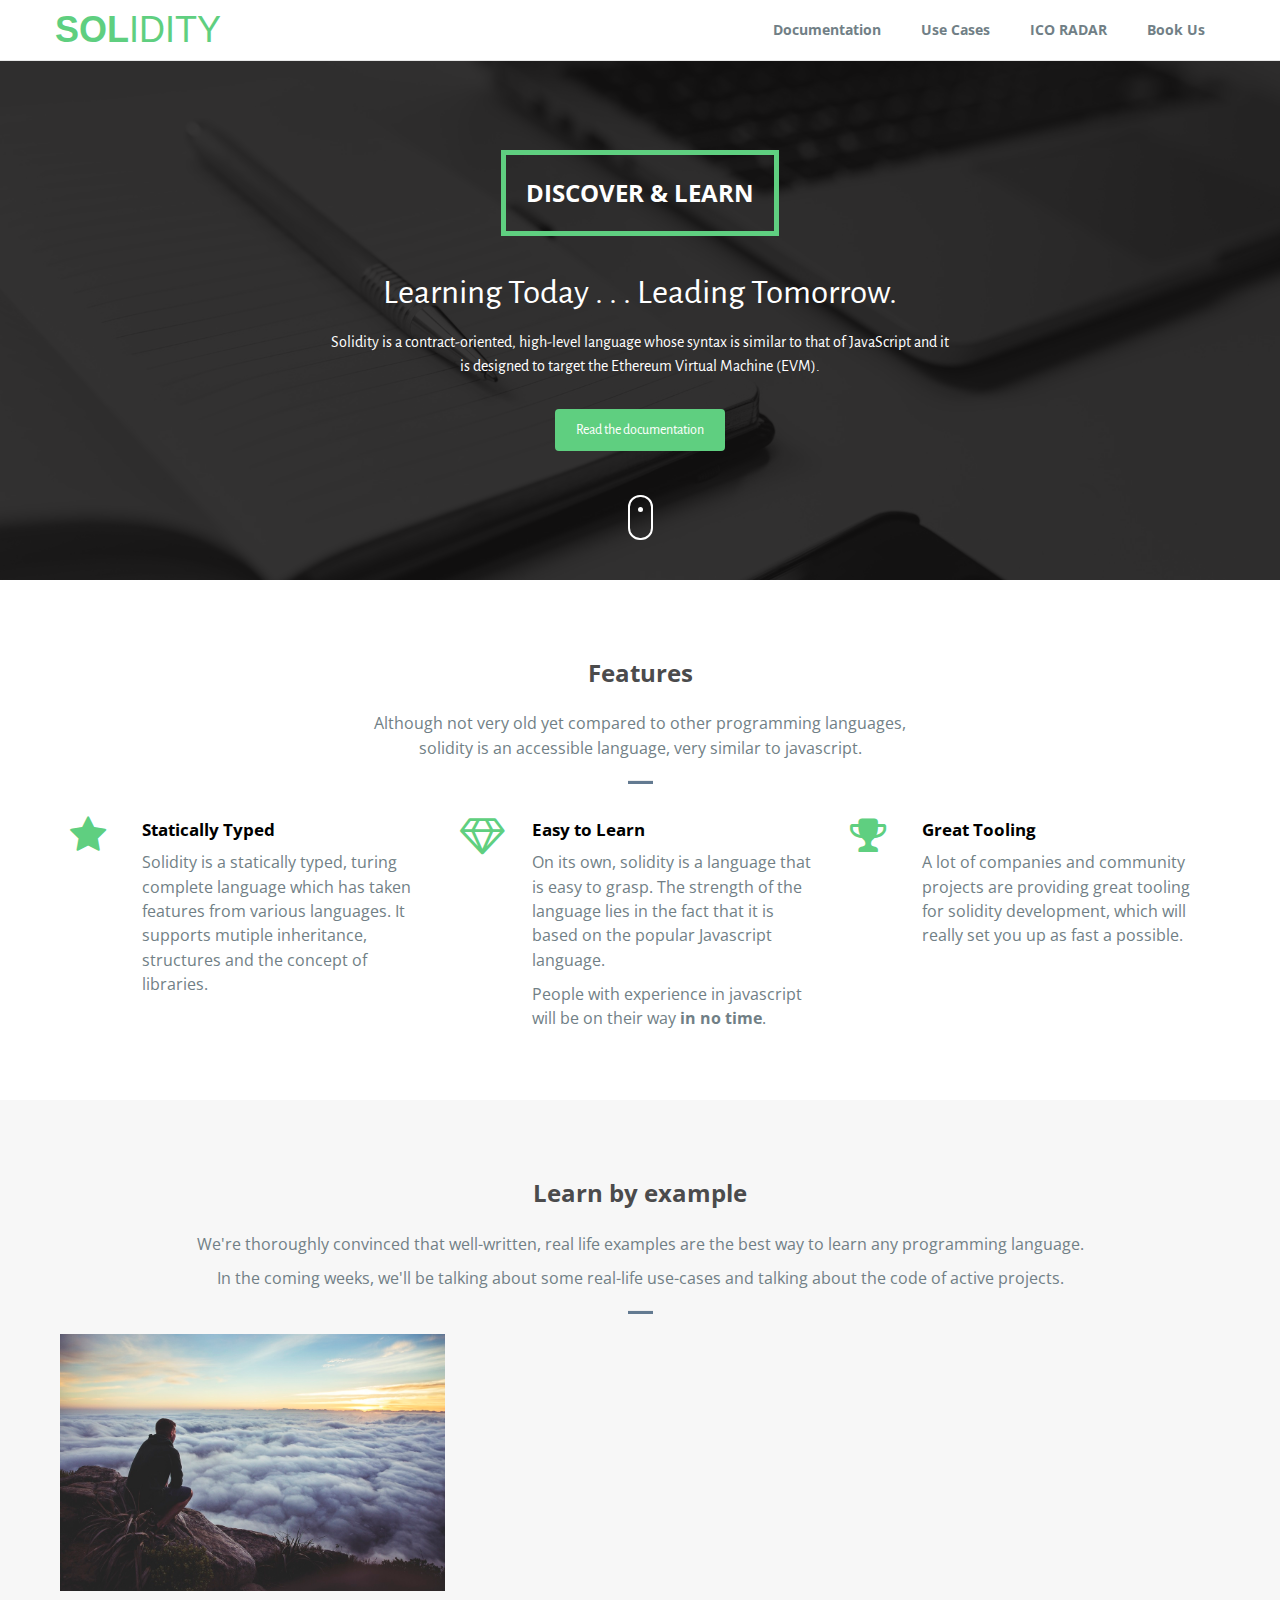
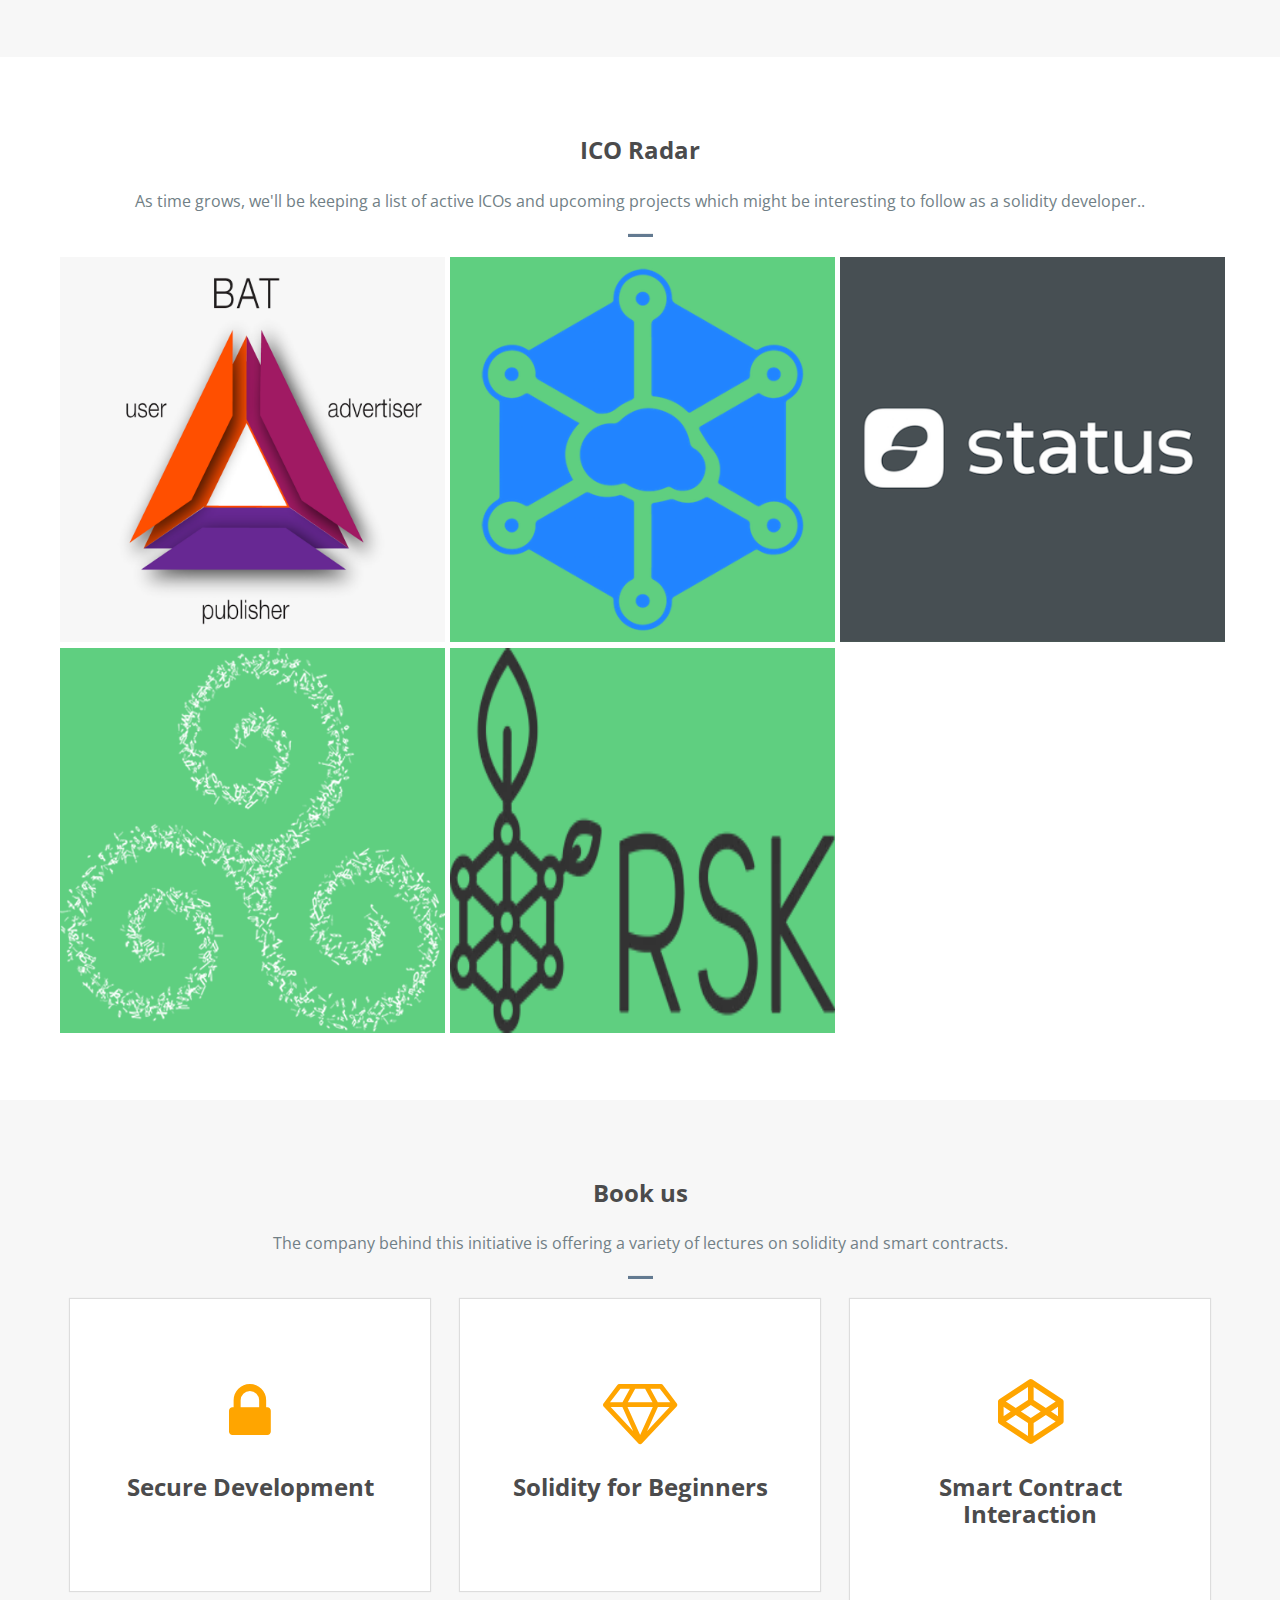
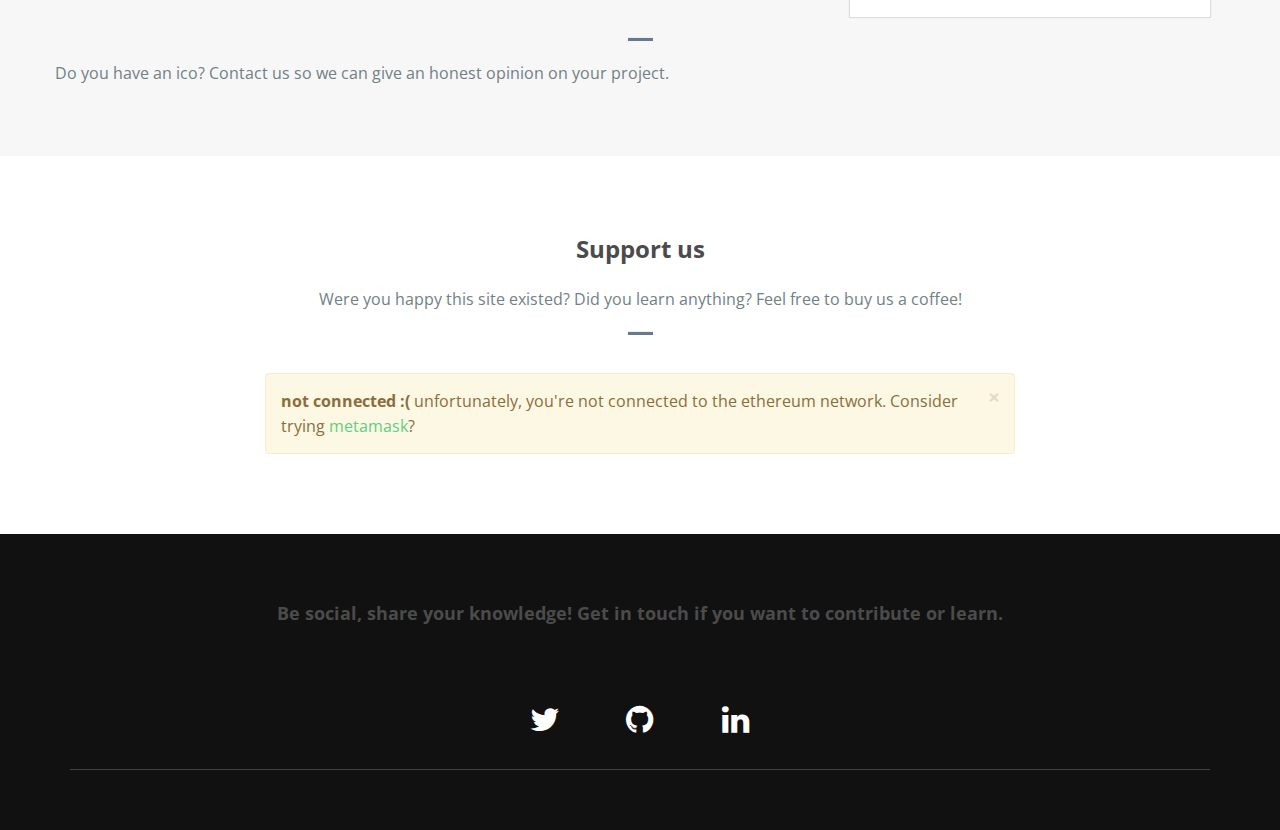
<file: index.html>
<!DOCTYPE html>
<html lang="en">
<head>
    <meta charset="utf-8">
    <meta name="viewport" content="width=device-width, initial-scale=1">
    <title>Solidity - Learn Building Contracts - ICO Radar - ICO List</title>
    <meta name="description" content="Solidity, the programming language for the EVM. On this site, you'll be learning solidity. We also maintain an ICO list / ICO radar to keep track of initial coin offerings.">
    <meta name="keywords" content="Solidity, solidity programming, solidity development, ico radar, icos, ico list">
    <link rel="stylesheet" type="text/css"
          href="https://fonts.googleapis.com/css?family=Open+Sans|Candal|Alegreya+Sans">
    <link rel="stylesheet" type="text/css" href="css/font-awesome.min.css">
    <link rel="stylesheet" type="text/css" href="css/bootstrap.min.css">
    <link rel="stylesheet" type="text/css" href="css/imagehover.min.css">
    <link rel="stylesheet" type="text/css" href="css/style.css">


    <script src="js/jquery.min.js"></script>
    <script type="text/javascript" src="js/TimeCircles.js"></script>
<link href="css/TimeCircles.css" rel="stylesheet">    
</head>
<body>
<!--Navigation bar-->
<nav class="navbar navbar-default navbar-fixed-top">
    <div class="container">
        <div class="navbar-header">
            <button type="button" class="navbar-toggle" data-toggle="collapse" data-target="#myNavbar">
                <span class="icon-bar"></span>
                <span class="icon-bar"></span>
                <span class="icon-bar"></span>
            </button>
            <a class="navbar-brand" href="index.html">Sol<span>idity</span></a>
        </div>
        <div class="collapse navbar-collapse" id="myNavbar">
            <ul class="nav navbar-nav navbar-right">
                <li><a href="documentation/">Documentation</a></li>
                <li><a href="#examples">Use Cases</a></li>
                <li><a href="#icos">ICO RADAR</a></li>
                <li><a href="#work-shop">Book Us</a></li>
            </ul>
        </div>
    </div>
</nav>
<!--/ Navigation bar-->
<!--Modal box-->
<div class="modal fade" id="login" role="dialog">
    <div class="modal-dialog modal-sm">

        <!-- Modal content no 1-->
        <div class="modal-content">
            <div class="modal-header">
                <button type="button" class="close" data-dismiss="modal">&times;</button>
                <h4 class="modal-title text-center form-title">Login</h4>
            </div>
            <div class="modal-body padtrbl">

                <div class="login-box-body">
                    <p class="login-box-msg">Sign in to start your session</p>
                    <div class="form-group">
                        <form name="" id="loginForm">
                            <div class="form-group has-feedback"> <!----- username -------------->
                                <input class="form-control" placeholder="Username" id="loginid" type="text"
                                       autocomplete="off"/>
                                <span style="display:none;font-weight:bold; position:absolute;color: red;position: absolute;padding:4px;font-size: 11px;background-color:rgba(128, 128, 128, 0.26);z-index: 17;  right: 27px; top: 5px;"
                                      id="span_loginid"></span><!---Alredy exists  ! -->
                                <span class="glyphicon glyphicon-user form-control-feedback"></span>
                            </div>
                            <div class="form-group has-feedback"><!----- password -------------->
                                <input class="form-control" placeholder="Password" id="loginpsw" type="password"
                                       autocomplete="off"/>
                                <span style="display:none;font-weight:bold; position:absolute;color: grey;position: absolute;padding:4px;font-size: 11px;background-color:rgba(128, 128, 128, 0.26);z-index: 17;  right: 27px; top: 5px;"
                                      id="span_loginpsw"></span><!---Alredy exists  ! -->
                                <span class="glyphicon glyphicon-lock form-control-feedback"></span>
                            </div>
                            <div class="row">
                                <div class="col-xs-12">
                                    <div class="checkbox icheck">
                                        <label>
                                            <input type="checkbox" id="loginrem"> Remember Me
                                        </label>
                                    </div>
                                </div>
                                <div class="col-xs-12">
                                    <button type="button" class="btn btn-green btn-block btn-flat"
                                            onclick="userlogin()">Sign In
                                    </button>
                                </div>
                            </div>
                        </form>
                    </div>
                </div>
            </div>
        </div>

    </div>
</div>
<!--/ Modal box-->
<!--Banner-->
<div class="banner">
    <div class="bg-color">
        <div class="container">
            <div class="row">
                <div class="banner-text text-center">
                    <div class="text-border">
                        <h2 class="text-dec">Discover & Learn</h2>
                    </div>
                    <div class="intro-para text-center quote">
                        <p class="big-text">Learning Today . . . Leading Tomorrow.</p>
                        <p class="small-text">Solidity is a contract-oriented, high-level language whose syntax is
                            similar to that of JavaScript and it<br/> is designed to target the Ethereum Virtual Machine
                            (EVM).</p>
                        <a href="documentation/" class="btn">Read the documentation</a>
                    </div>
                    <a href="#feature" class="mouse-hover">
                        <div class="mouse"></div>
                    </a>
                </div>
            </div>
        </div>
    </div>
</div>
<!--/ Banner-->
<!--Feature-->
<section id="feature"  class="section-padding">
    <div class="container">
        <div class="row">
            <div class="header-section text-center">
                <h2>Features</h2>
                <p>Although not very old yet compared to other programming languages,<br/> solidity is an accessible
                    language, very similar to javascript.
                <hr class="bottom-line">
            </div>
            <div class="feature-info">
                <div class="fea">
                    <div class="col-md-4">
                        <div class="heading pull-right">
                            <h4>Statically Typed</h4>
                            <p>Solidity is a statically typed, turing complete language which has taken features from
                                various languages. It supports mutiple inheritance, structures and the concept of
                                libraries.</p>
                        </div>
                        <div class="fea-img pull-left">
                            <i class="fa fa-star"></i>
                        </div>
                    </div>
                </div>
                <div class="fea">
                    <div class="col-md-4">
                        <div class="heading pull-right">
                            <h4>Easy to Learn</h4>
                            <p>On its own, solidity is a language that is easy to grasp. The strength of the language
                                lies in the fact that it is based on the popular Javascript language.</p>
                            <p>People with experience in javascript will be on their way <b>in no time</b>.</p>
                        </div>
                        <div class="fea-img pull-left">
                            <i class="fa fa-diamond"></i>
                        </div>
                    </div>
                </div>
                <div class="fea">
                    <div class="col-md-4">
                        <div class="heading pull-right">
                            <h4>Great Tooling</h4>
                            <p>A lot of companies and community projects are providing great tooling for solidity
                                development, which will really set you up as fast a possible.</p>
                        </div>
                        <div class="fea-img pull-left">
                            <i class="fa fa-trophy"></i>
                        </div>
                    </div>
                </div>
            </div>
        </div>
    </div>
</section>

<!--Courses-->
<section id="examples" style="    background-color: rgb(247, 247, 247)" class="section-padding">
    <div class="container">
        <div class="row">
            <div class="header-section text-center">
                <h2>Learn by example</h2>
                <p>We're thoroughly convinced that well-written, real life examples are the best way to learn any
                    programming language.</p>
                <p>In the coming weeks, we'll be talking about some real-life use-cases and talking about the code of active projects.</p>
                <hr class="bottom-line">
            </div>
        </div>
    </div>
    <div class="container">
        <div class="row">
            <div class="col-md-4 col-sm-6 padleft-right">
                <figure class="imghvr-fold-up">
                    <img src="img/course01.jpg" class="img-responsive">
                    <figcaption>
                        <h3>The DAO</h3>
                        <p>What was the DAO all about? What went wrong? How was a malicious actor able to exploit a
                            contract. Lessons learned.<br/> A case study.</p>
                        <p>Coming soon!&trade;</p>
                    </figcaption>
                    <a href="#"></a>
                </figure>
            </div>
        </div>
    </div>
</section>
<!--/ Courses-->
<section id="icos" class="section-padding">
    <div class="container">
        <div class="row">
            <div class="header-section text-center">
                <h2>ICO Radar</h2>
                <p>As time grows, we'll be keeping a list of active ICOs and upcoming projects which might be interesting to follow as a solidity developer..</p>
                <hr class="bottom-line">
            </div>
        </div>
    </div>
    <div class="container">
        <div class="row">
              <div class="col-md-4 col-sm-6 padleft-right">
                <figure class="imghvr-fold-up">
                    <img src="img/icos/bat_aligned.png" class="img-responsive">
                    <figcaption>
                        <h3>Basic Attention Token</h3>
                        <p>Basic Attention Token radically improves the efficiency of digital advertising by creating a new token that can be exchanged between publishers, advertisers and users. It all happens on the Ethereum blockchain.</p>
                        <div class="aTimeCircle" data-date="2017-05-31 17:00:00"></div>
                    </figcaption>
                    <a href="https://basicattentiontoken.org/"></a>
                </figure>
            </div>
            <div class="col-md-4 col-sm-6 padleft-right">
                <figure class="imghvr-fold-up">
                        <img src="img/icos/storj.png" class="img-responsive">
                        <figcaption>
                        <h3>Storj</h3>
                        <p>Storj is the future of decentralized cloud storage. They plan on using ethereum for their platform. We're already excited to see what they have in store.</p>
                        <p>Their tokensale can be found on their website.</p>

                        <p>Storj's ICO ends in:</p>
                        <div class="aTimeCircle" data-date="2017-06-19 15:00:00"></div>
                    </figcaption>
                    <a href="https://storj.io/tokensale" target="_blank"></a>
                </figure>
            </div>
            <div class="col-md-4 col-sm-6 padleft-right">
                <figure class="imghvr-fold-up">
                    <img src="img/icos/statusim.png" class="img-responsive">
                    <figcaption>
                        <h3>Status</h3>
                        <p>Status is a browser, messenger, and gateway to a decentralized world.</p>
                        <p>They invest a lot of time an effort in creating application using solidity. Their github is a good place to start learning about smart contracts.</p>
                    </figcaption>
                    <a href="https://status.im"></a>
                </figure>
            </div>
            <div class="col-md-4 col-sm-6 padleft-right">
                <figure class="imghvr-fold-up">
                    <img src="img/icos/akasha.png" class="img-responsive">
                    <figcaption>
                        <h3>Akasha</h3>
                        <p>The next generation Social Media Network.</p>
                        <p>One of the projects we've been anticipating for quite some time now is Akasha. Their github already contains some technical goodies which will help you quite a bit in learning solidity, as well as how IPFS works.</p>
                        <br />
                        <p>The exact date of their crowdsale is not yet known but will be updated once it gets announced.</p>
                    </figcaption>
                    <a href="https://akasha.world"></a>
                </figure>
            </div>
            <div class="col-md-4 col-sm-6 padleft-right">
                <figure class="imghvr-fold-up">
                    <img style="height: 385px;" src="img/icos/rootstock.webp" class="img-responsive">
                    <figcaption>
                        <h3>Rootstock</h3>
                        <p>Rootstock is a highly anticipated platform on the ethereum platform. It aims to be the first open-source smart contract platform with a 2-way peg to Bitcoin that also rewards the Bitcoin miners via merge-mining.</p>
                    </figcaption>
                    <a href="http://www.rsk.co/"></a>
                </figure>
            </div>
        </div>
    </div>
</section>
<!--work-shop-->
<section id="work-shop" class="section-padding">
    <div class="container">
        <div class="row">
            <div class="header-section text-center">
                <h2>Book us</h2>
                <p>The company behind this initiative is offering a variety of lectures on solidity and smart
                    contracts.</p>
                <hr class="bottom-line">
            </div>
            <div class="col-md-4 col-sm-6">
                <div class="service-box text-center">
                    <div class="icon-box">
                        <i class="fa fa-lock" style="color: orange;"></i>
                    </div>
                    <div class="icon-text">
                        <h4 class="ser-text">Secure Development</h4>
                    </div>
                </div>
            </div>
            <div class="col-md-4 col-sm-6">
                <div class="service-box text-center">
                    <div class="icon-box">
                        <i class="fa fa-diamond" style="color: orange;"></i>
                    </div>
                    <div class="icon-text">
                        <h4 class="ser-text">Solidity for Beginners</h4>
                    </div>
                </div>
            </div>
            <div class="col-md-4 col-sm-6">
                <div class="service-box text-center">
                    <div class="icon-box">
                        <i class="fa fa-codepen" style="color: orange;"></i>
                    </div>
                    <div class="icon-text">
                        <h4 class="ser-text">Smart Contract Interaction</h4>
                    </div>
                </div>
            </div>
        </div>
        <hr class="bottom-line">
        <div class="row">
            <p>Do you have an ico? Contact us so we can give an honest opinion on your project.</p>
        </div>
    </div>
</section>
<!--/ work-shop-->
<!--Contact-->
<section id="contact" class="section-padding">
    <div class="container">
        <div class="row">
            <div class="header-section text-center">
                <h2>Support us</h2>
                <p>Were you happy this site existed? Did you learn anything? Feel free to buy us a coffee!</p>
                <hr class="bottom-line">
            </div>
            <div class="col-md-8 col-md-offset-2">
                <div id="notConnected" class="alert alert-warning fade in alert-dismissable"  style="margin-top:18px; display:none;">
                    <a href="#" class="close" data-dismiss="alert" aria-label="close" title="close">×</a>
                    <strong>not connected :(</strong> unfortunately, you're not connected to the ethereum network. Consider trying <a href="https://metamask.io/">metamask</a>?
                </div>
            </div>
                <div class="col-md-8 col-md-offset-2" id="connected" style="display: none;">
                    <div class="form-group">
                        <input type="number" name="name" class="form-control form" id="amount" placeholder="amount"/>
                        <button id="donationButton" class="form contact-form-button light-form-button ">Donate</button>
                    </div>
                </div>
        </div>
    </div>
</section>
<!--/ Contact-->
<!--Footer-->
<footer id="footer" class="footer">
    <div class="container text-center">
        <h4>Be social, share your knowledge! Get in touch if you want to contribute or learn.</h4>
        <ul class="social-links">
            <li><a href="https://twitter.com/QuintenDes" target="_blank"><i class="fa fa-twitter fa-fw"></i></a></li>
            <li><a href="https://github.com/Qkyrie" target="_blank"><i class="fa fa-github fa-fw"></i></a></li>
            <li><a href="https://www.linkedin.com/in/quinten-de-swaef-562a8826/" target="_blank"><i class="fa fa-linkedin fa-fw"></i></a></li>
        </ul>
    </div>
</footer>
<!--/ Footer-->

<script src="js/jquery.easing.min.js"></script>
<script src="js/bootstrap.min.js"></script>
<script src="js/custom.js"></script>
<script src="js/jquery.countdown.min.js"></script>
<script src="js/icoradar.js"></script>
<script src="js/web3.min.js"></script>
<script src="js/ethereumjs.js"></script>
<script src="js/donation.js"></script>

</body>
</html>
</file>
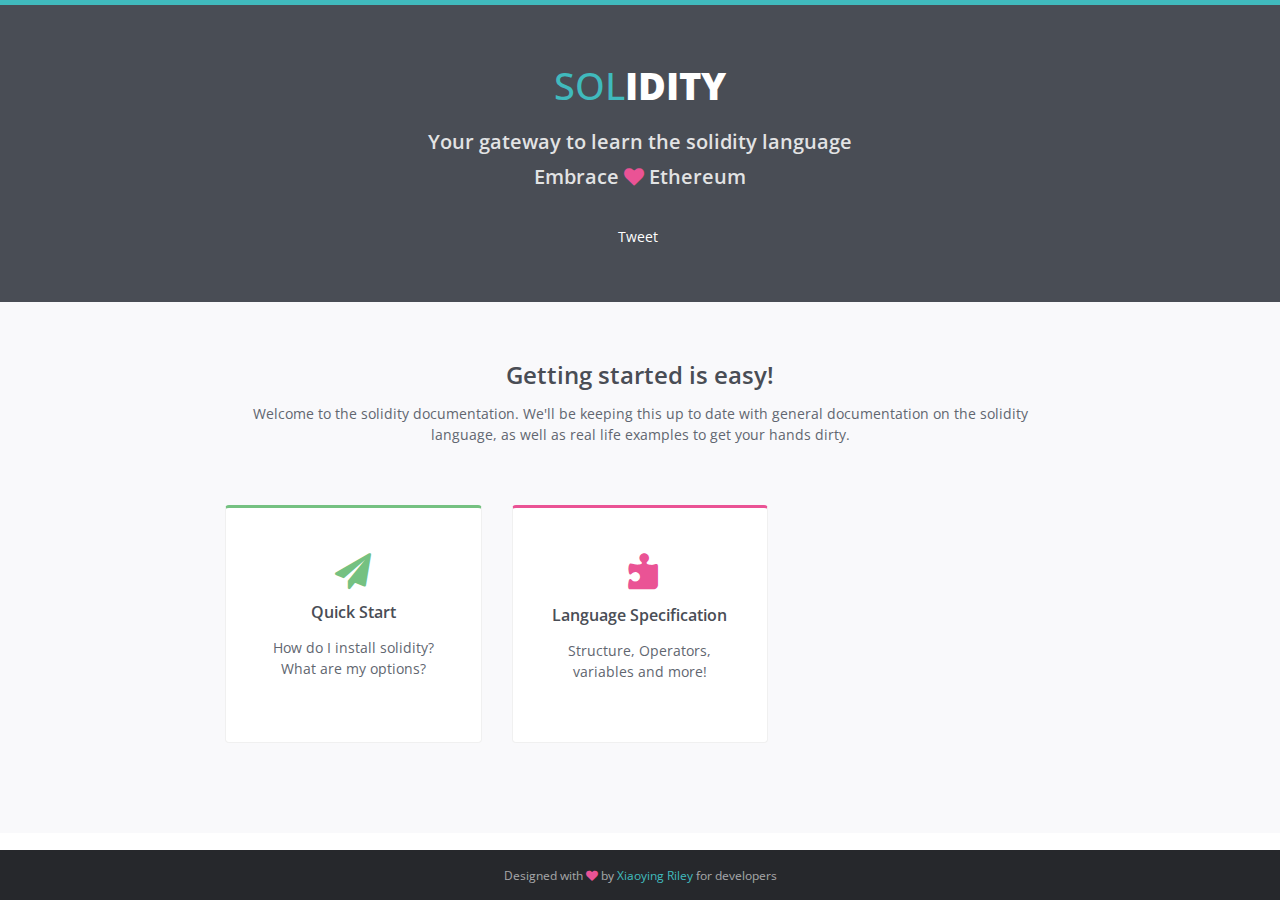
<file: documentation/index.html>
<!DOCTYPE html>
<!--[if IE 8]> <html lang="en" class="ie8"> <![endif]-->  
<!--[if IE 9]> <html lang="en" class="ie9"> <![endif]-->  
<!--[if !IE]><!--> <html lang="en"> <!--<![endif]-->  
<head>
    <title>Documentation | Solidity</title>
    <!-- Meta -->
    <meta charset="utf-8">
    <meta http-equiv="X-UA-Compatible" content="IE=edge">
    <meta name="viewport" content="width=device-width, initial-scale=1.0">
    <meta name="description" content="Solidity, the programming language for the EVM. On this site, you'll be learning solidity in no time">
    <meta name="keywords" content="Solidity, solidity programming, solidity development, solidity reference, documentation, solidity documentation">
    <meta name="author" content="https://twitter.com/QuintenDes">
    <link rel="shortcut icon" href="favicon.ico">  
    <link href='https://fonts.googleapis.com/css?family=Open+Sans:300italic,400italic,600italic,700italic,800italic,400,300,600,700,800' rel='stylesheet' type='text/css'>
    <!-- Global CSS -->
    <link rel="stylesheet" href="assets/plugins/bootstrap/css/bootstrap.min.css">   
    <!-- Plugins CSS -->    
    <link rel="stylesheet" href="assets/plugins/font-awesome/css/font-awesome.css">
    <link rel="stylesheet" href="assets/plugins/elegant_font/css/style.css">
    
    <!-- Theme CSS -->
    <link id="theme-style" rel="stylesheet" href="assets/css/styles.css">
    <!-- HTML5 shim and Respond.js IE8 support of HTML5 elements and media queries -->
    <!--[if lt IE 9]>
      <script src="https://oss.maxcdn.com/html5shiv/3.7.2/html5shiv.min.js"></script>
      <script src="https://oss.maxcdn.com/respond/1.4.2/respond.min.js"></script>
    <![endif]-->
</head> 

<body class="landing-page">
    <div class="page-wrapper">
        <!-- ******Header****** -->
        <header class="header text-center">
            <div class="container">
                <div class="branding">
                    <h1 class="logo">
                        <span class="text-highlight">SOL</span><span class="text-bold">IDITY</span>
                    </h1>
                </div><!--//branding-->
                <div class="tagline">
                    <p>Your gateway to learn the solidity language</p>
                    <p>Embrace <i class="fa fa-heart"></i> Ethereum</p>
                </div><!--//tagline-->
                <div class="social-container">
                    <div class="twitter-tweet">
                        <a href="https://twitter.com/share" class="twitter-share-button" data-text="Solidity Documentation - #Ethereum #Solidity" data-via="@QuintenDes">Tweet</a>
    <script>!function(d,s,id){var js,fjs=d.getElementsByTagName(s)[0],p=/^http:/.test(d.location)?'http':'https';if(!d.getElementById(id)){js=d.createElement(s);js.id=id;js.src=p+'://platform.twitter.com/widgets.js';fjs.parentNode.insertBefore(js,fjs);}}(document, 'script', 'twitter-wjs');</script>
                    </div><!--//tweet-->
                    <div class="fb-like" data-href="http://themes.3rdwavemedia.com" data-layout="button_count" data-action="like" data-show-faces="false" data-share="false"></div>            
                 </div><!--//social-container-->
            </div><!--//container-->
        </header><!--//header-->
        
        <section class="cards-section text-center">
            <div class="container">
                <h2 class="title">Getting started is easy!</h2>
                <div class="intro">
                    <p>Welcome to the solidity documentation. We'll be keeping this up to date with general documentation on the solidity language, as well as real life examples to get your hands dirty.</p>
                </div><!--//intro-->
                <div id="cards-wrapper" class="cards-wrapper row">
                    <div class="item item-green col-md-4 col-sm-6 col-xs-6">
                        <div class="item-inner">
                            <div class="icon-holder">
                                <i class="icon fa fa-paper-plane"></i>
                            </div><!--//icon-holder-->
                            <h3 class="title">Quick Start</h3>
                            <p class="intro">How do I install solidity? What are my options?</p>
                            <a class="link" href="getting-started.html"><span></span></a>
                        </div><!--//item-inner-->
                    </div><!--//item-->
                    <div class="item item-pink item-2 col-md-4 col-sm-6 col-xs-6">
                        <div class="item-inner">
                            <div class="icon-holder">
                                <span aria-hidden="true" class="icon icon_puzzle_alt"></span>
                            </div><!--//icon-holder-->
                            <h3 class="title">Language Specification</h3>
                            <p class="intro">Structure, Operators, variables and more!</p>
                            <a class="link" href="language-specifications.html"><span></span></a>
                        </div><!--//item-inner-->
                    </div><!--//item-->
                </div><!--//cards-->
                
            </div><!--//container-->
        </section><!--//cards-section-->
    </div><!--//page-wrapper-->
    
    <footer class="footer text-center">
        <div class="container">
            <!--/* This template is released under the Creative Commons Attribution 3.0 License. Please keep the attribution link below when using for your own project. Thank you for your support. :) If you'd like to use the template without the attribution, you can check out other license options via our website: themes.3rdwavemedia.com */-->
            <small class="copyright">Designed with <i class="fa fa-heart"></i> by <a href="http://themes.3rdwavemedia.com/" target="_blank">Xiaoying Riley</a> for developers</small>
            
        </div><!--//container-->
    </footer><!--//footer-->
    
     
    <!-- Main Javascript -->          
    <script type="text/javascript" src="assets/plugins/jquery-1.12.3.min.js"></script>
    <script type="text/javascript" src="assets/plugins/bootstrap/js/bootstrap.min.js"></script>                                                                     
    <script type="text/javascript" src="assets/plugins/jquery-match-height/jquery.matchHeight-min.js"></script>
    <script type="text/javascript" src="assets/js/main.js"></script>
    
</body>
</html>
</file>
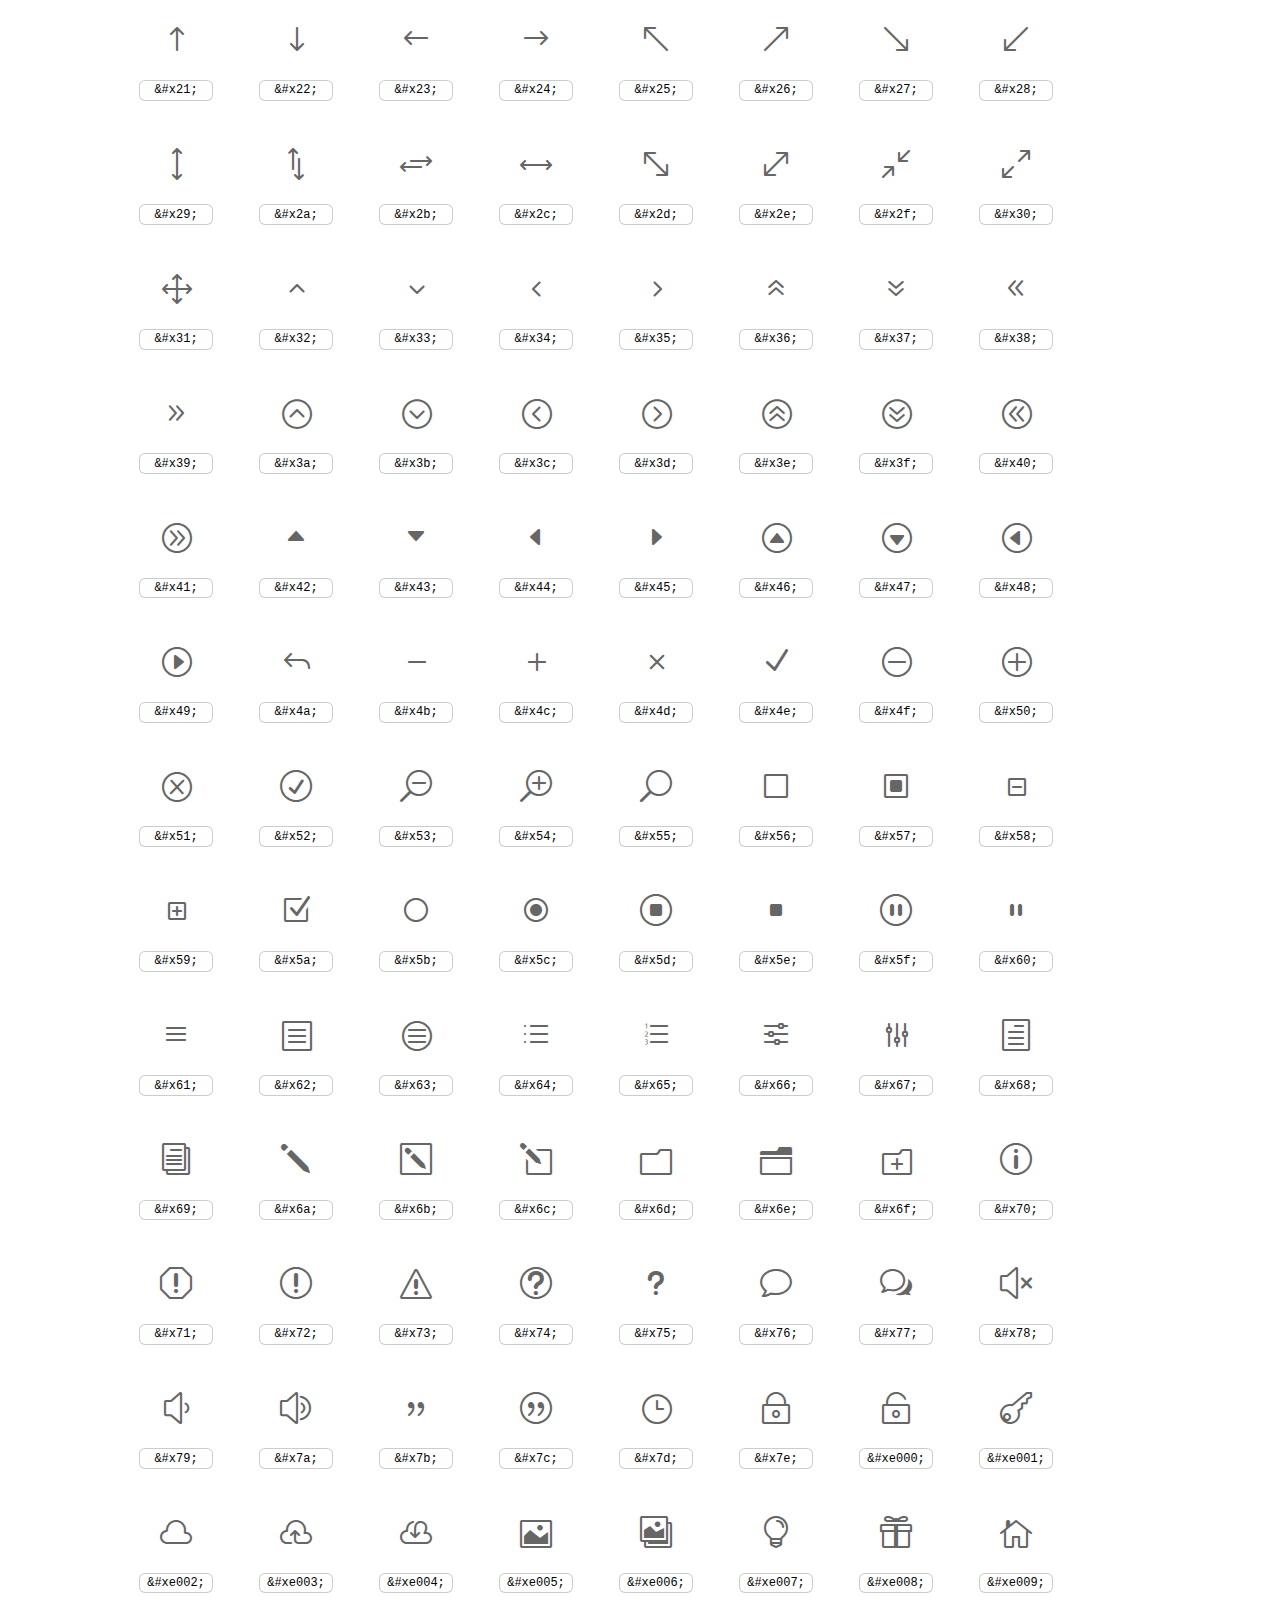
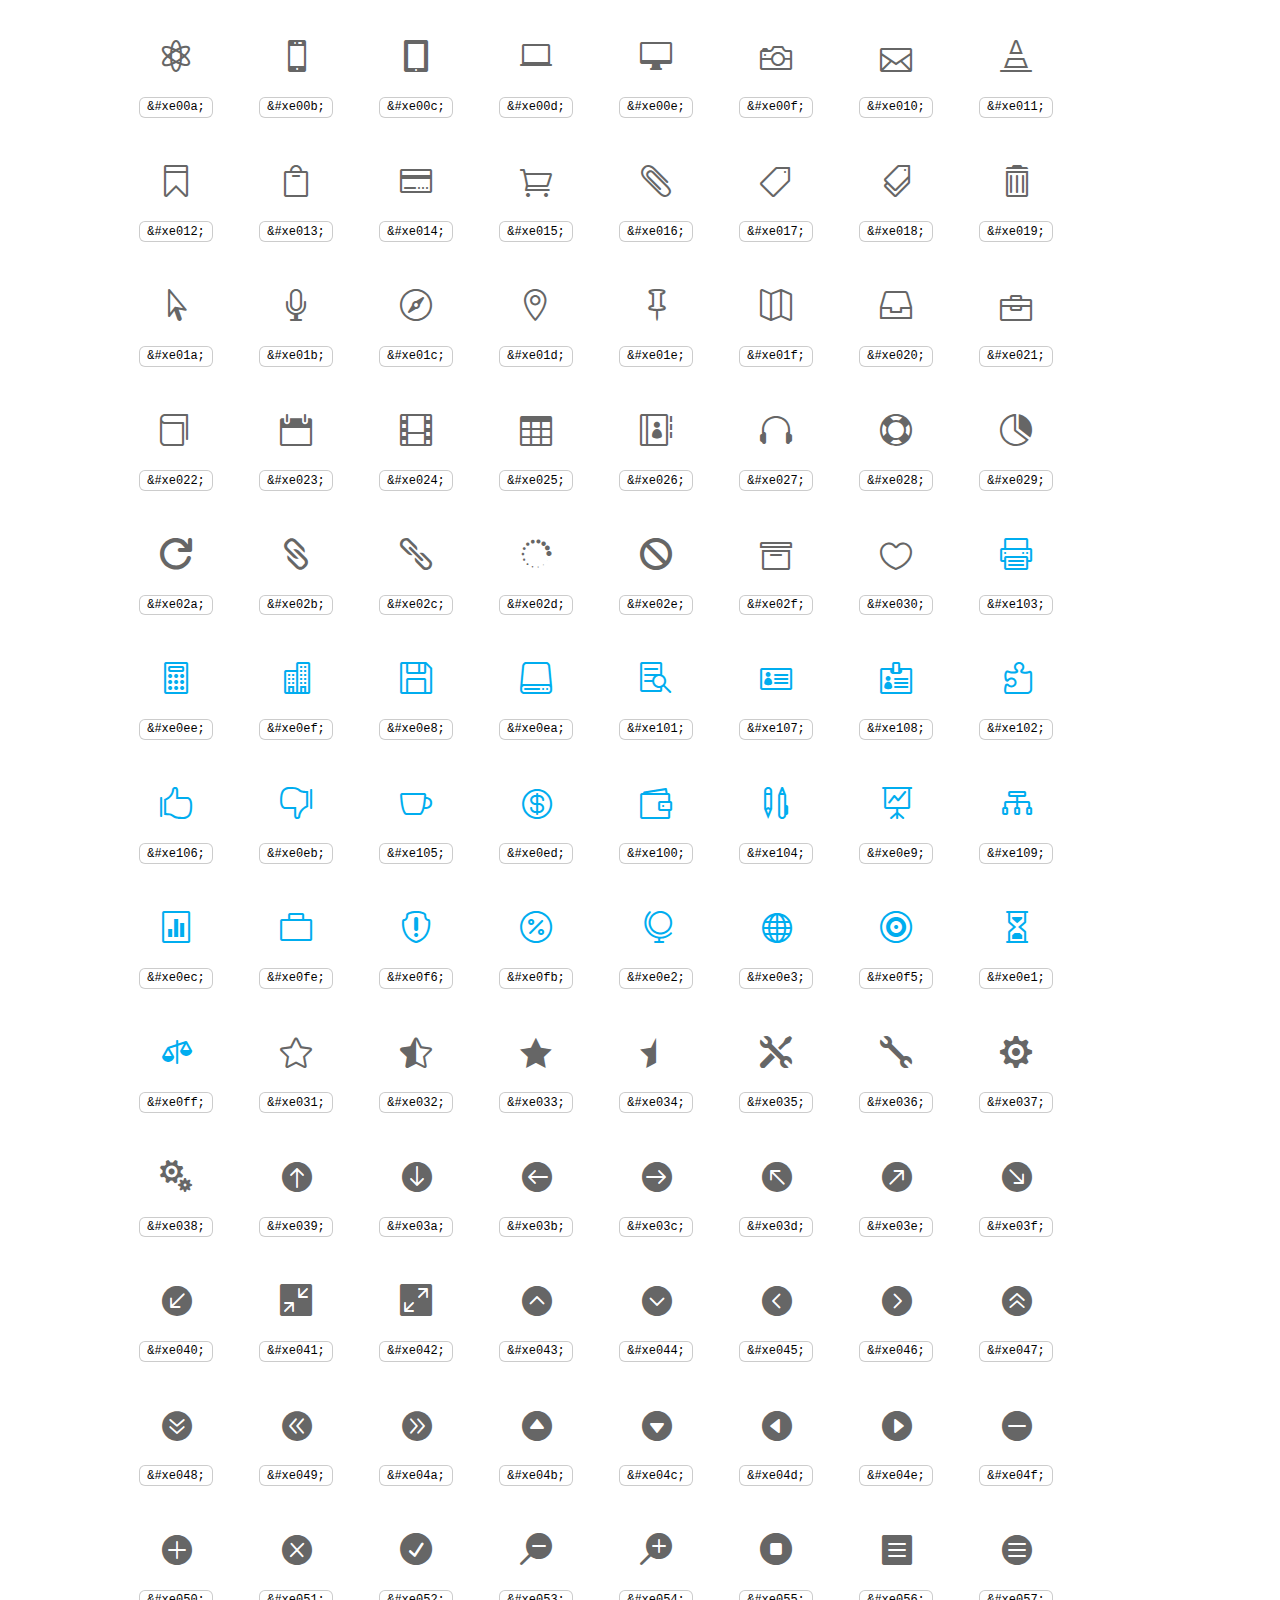
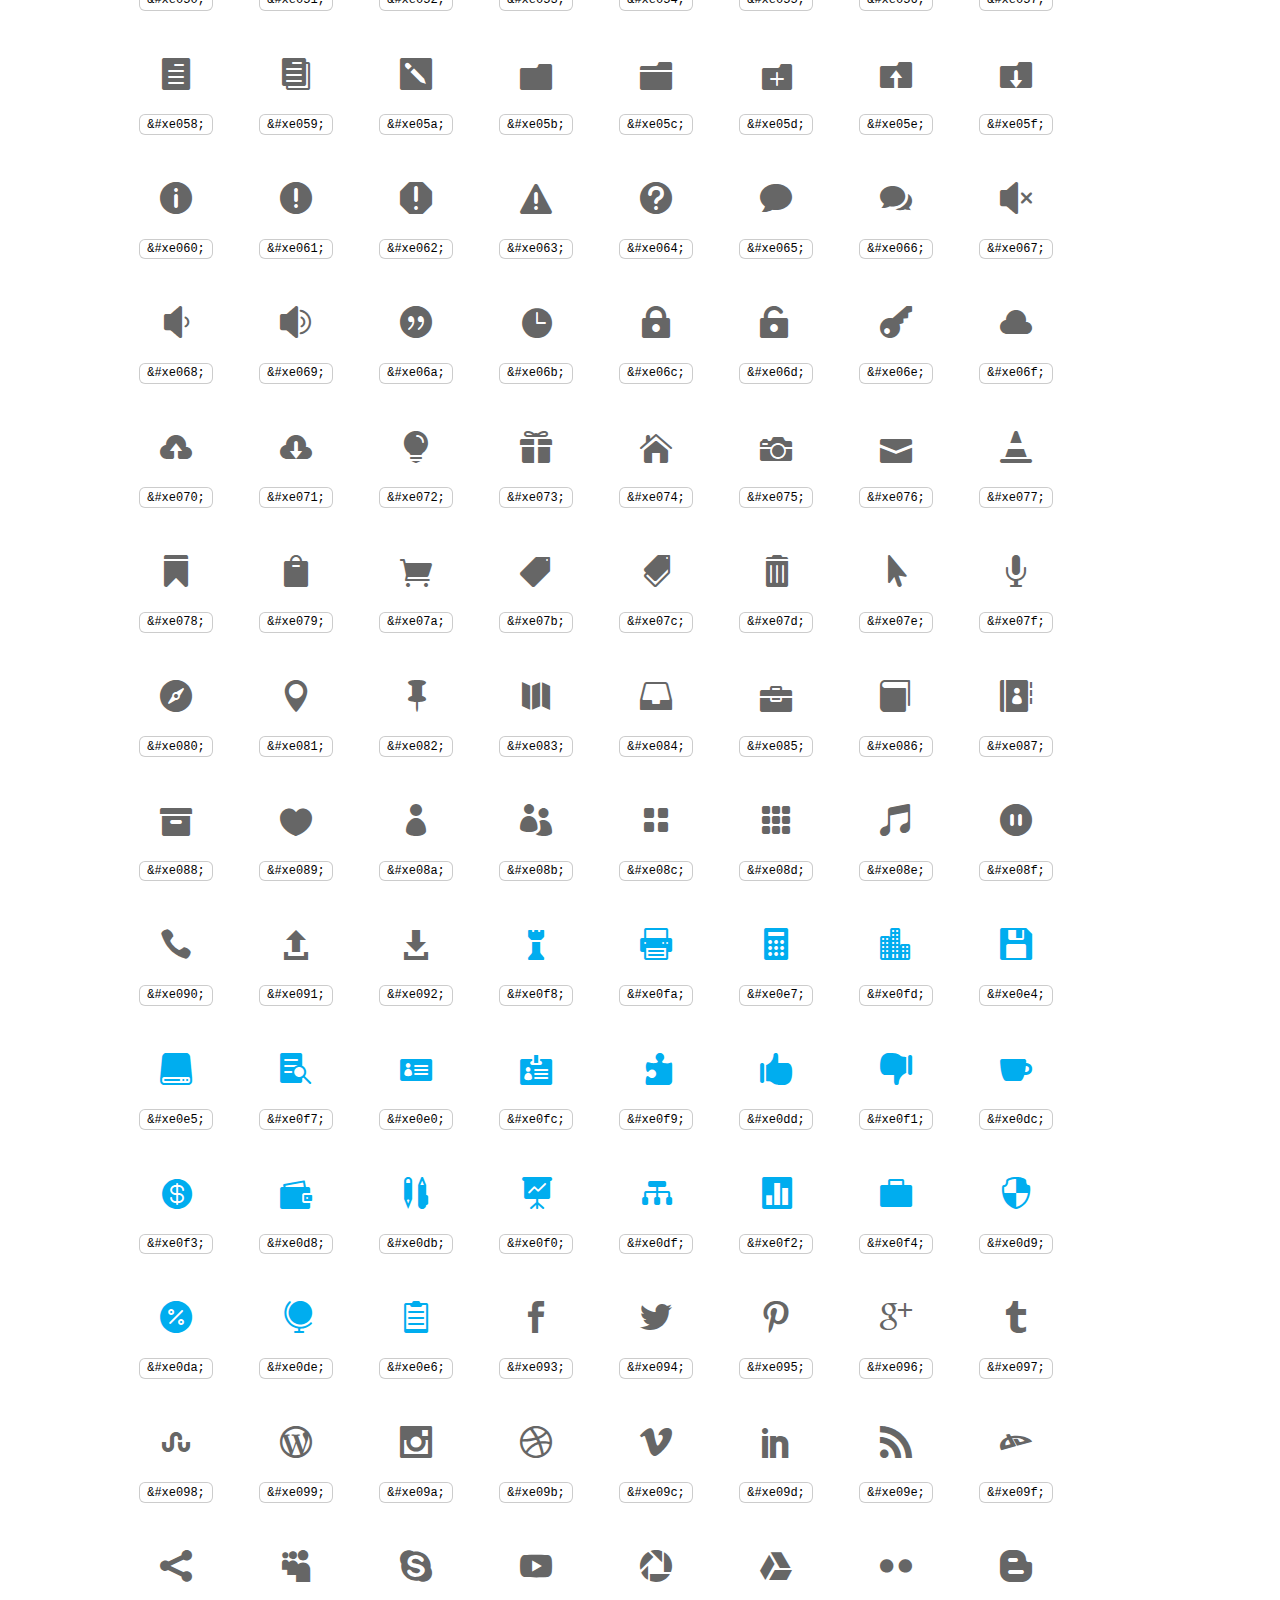
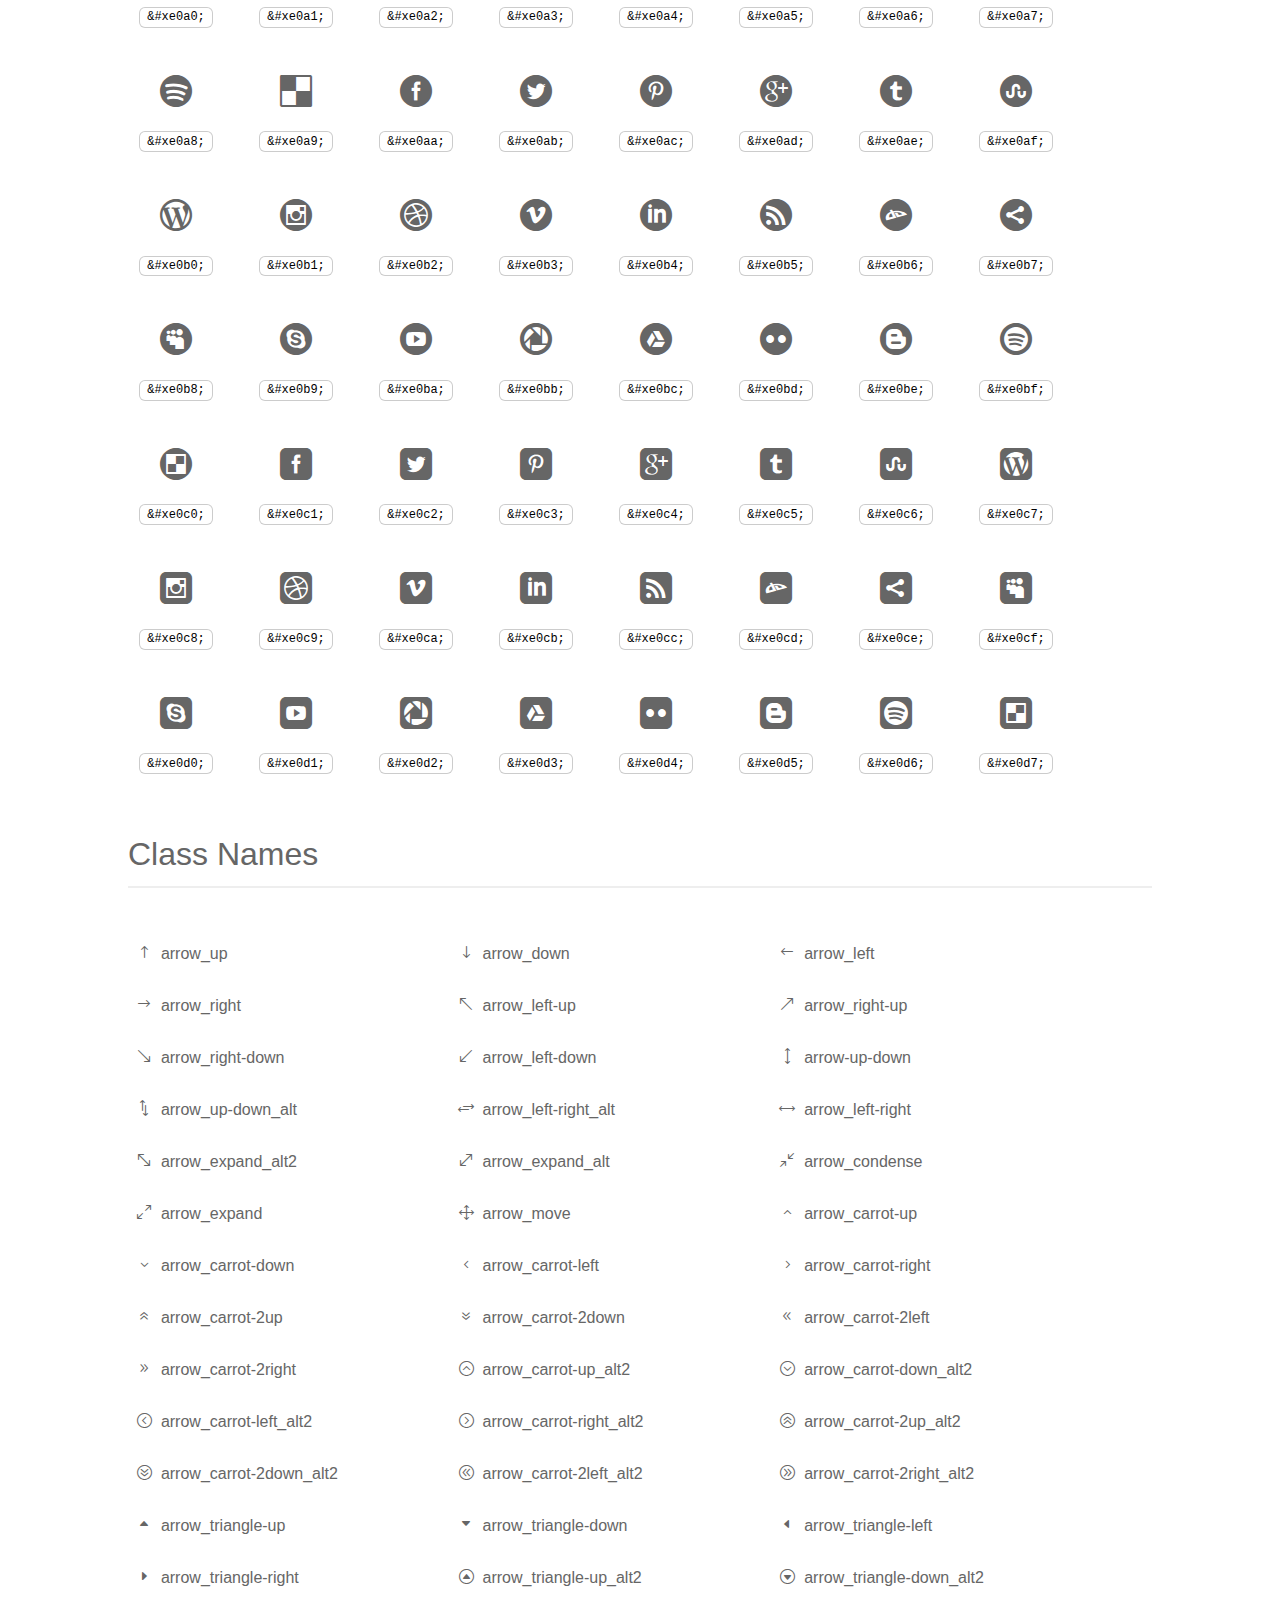
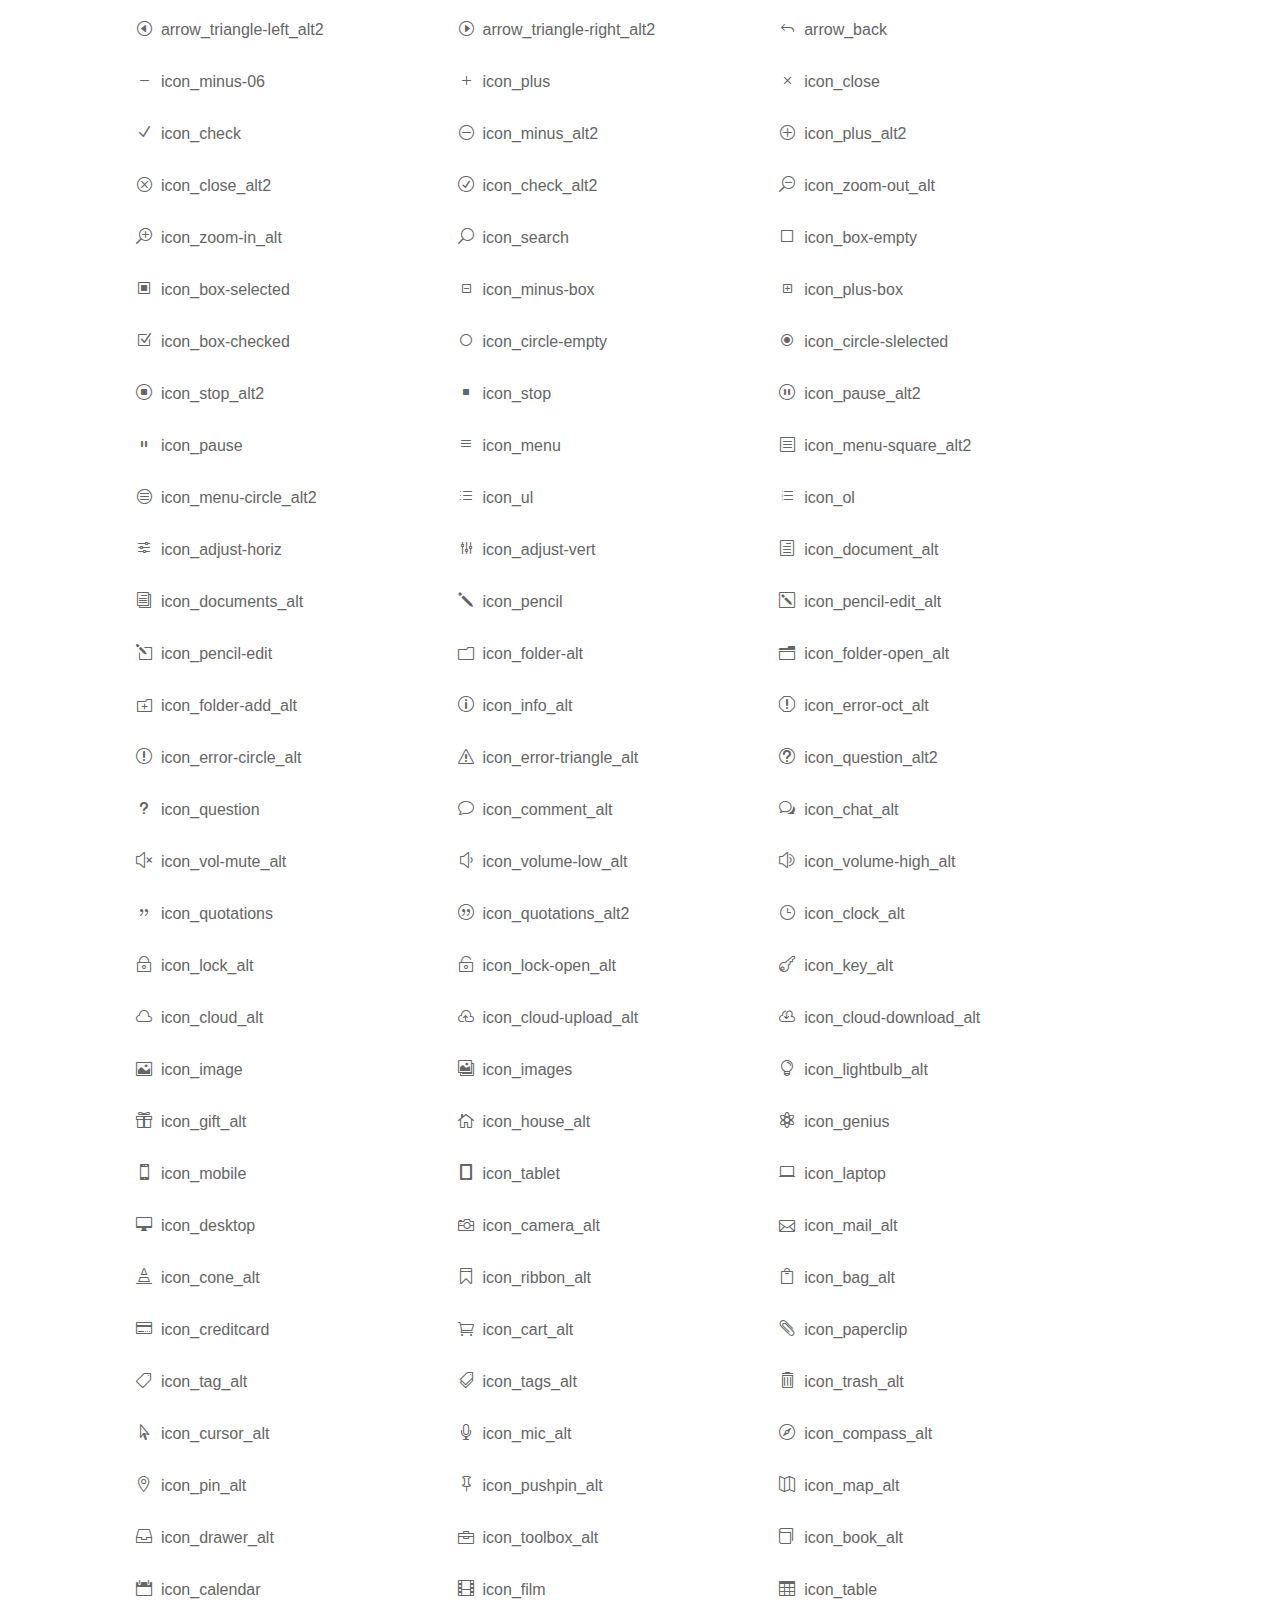
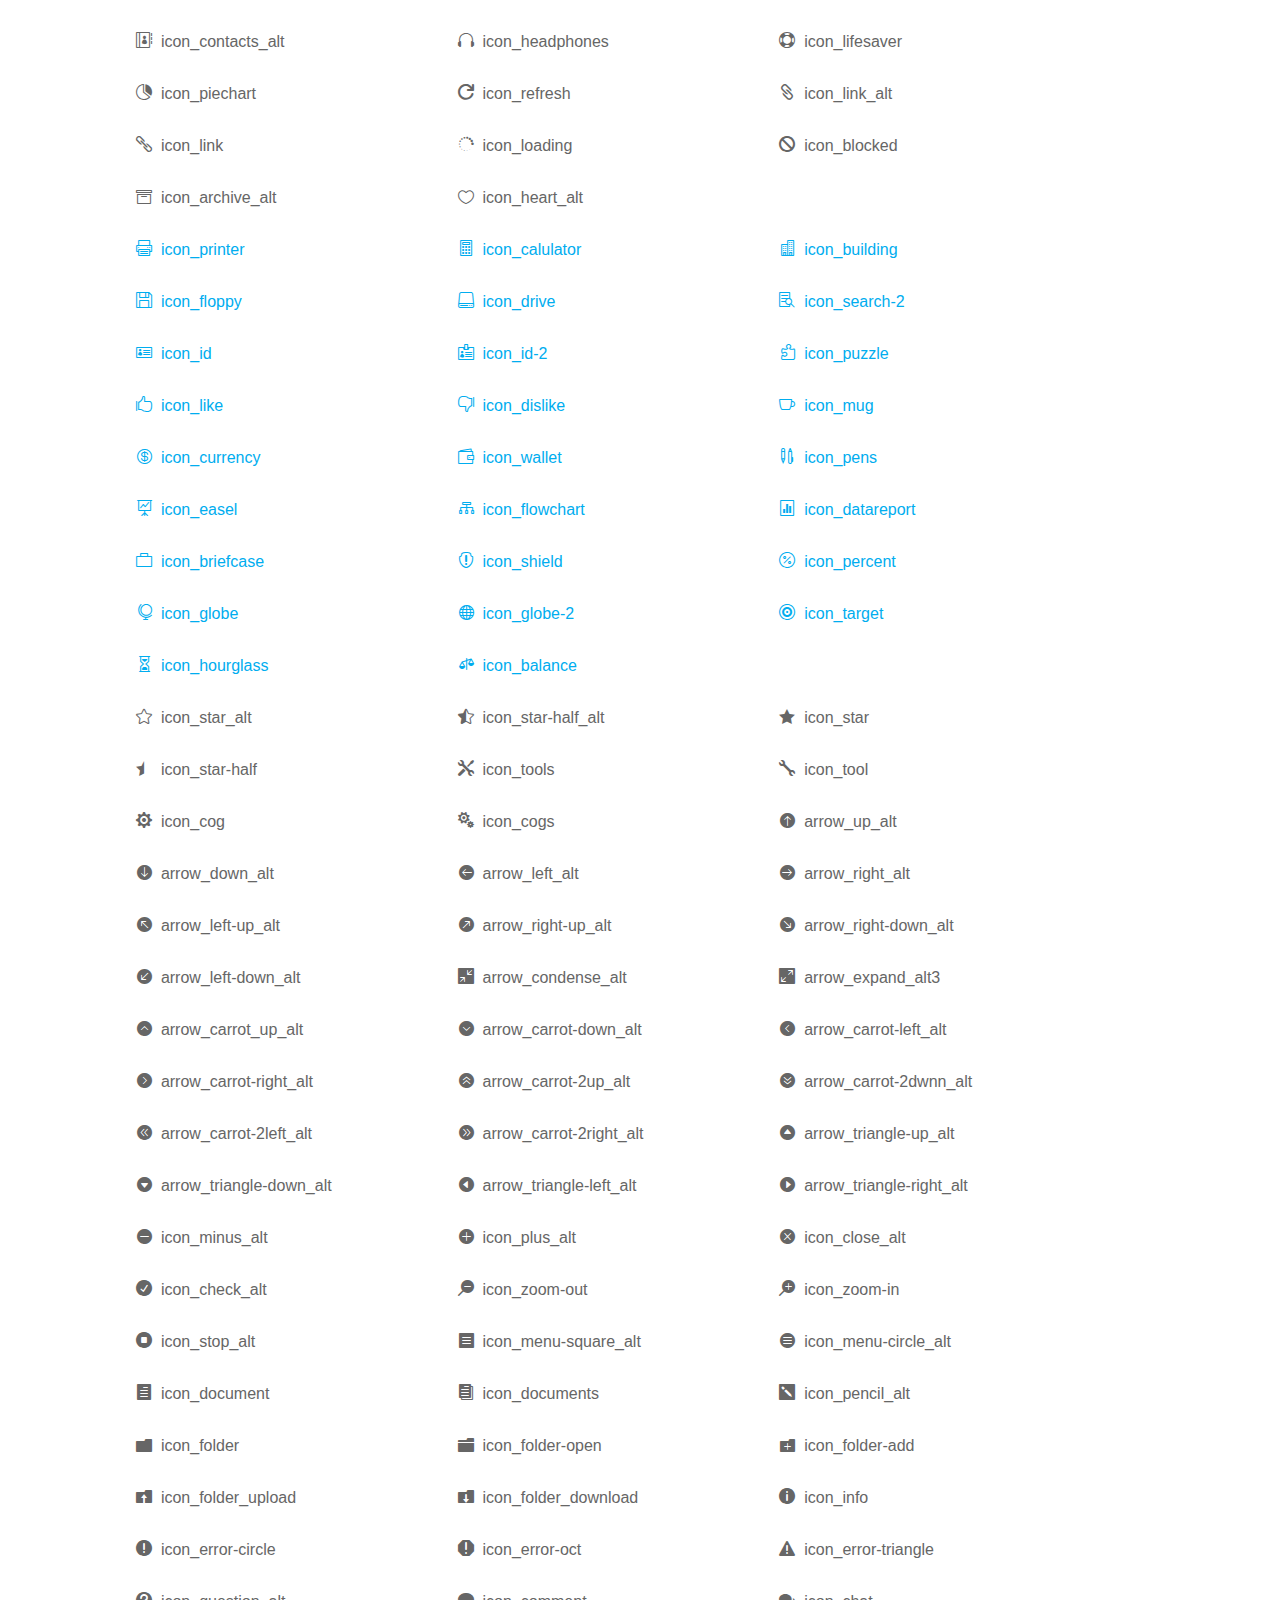
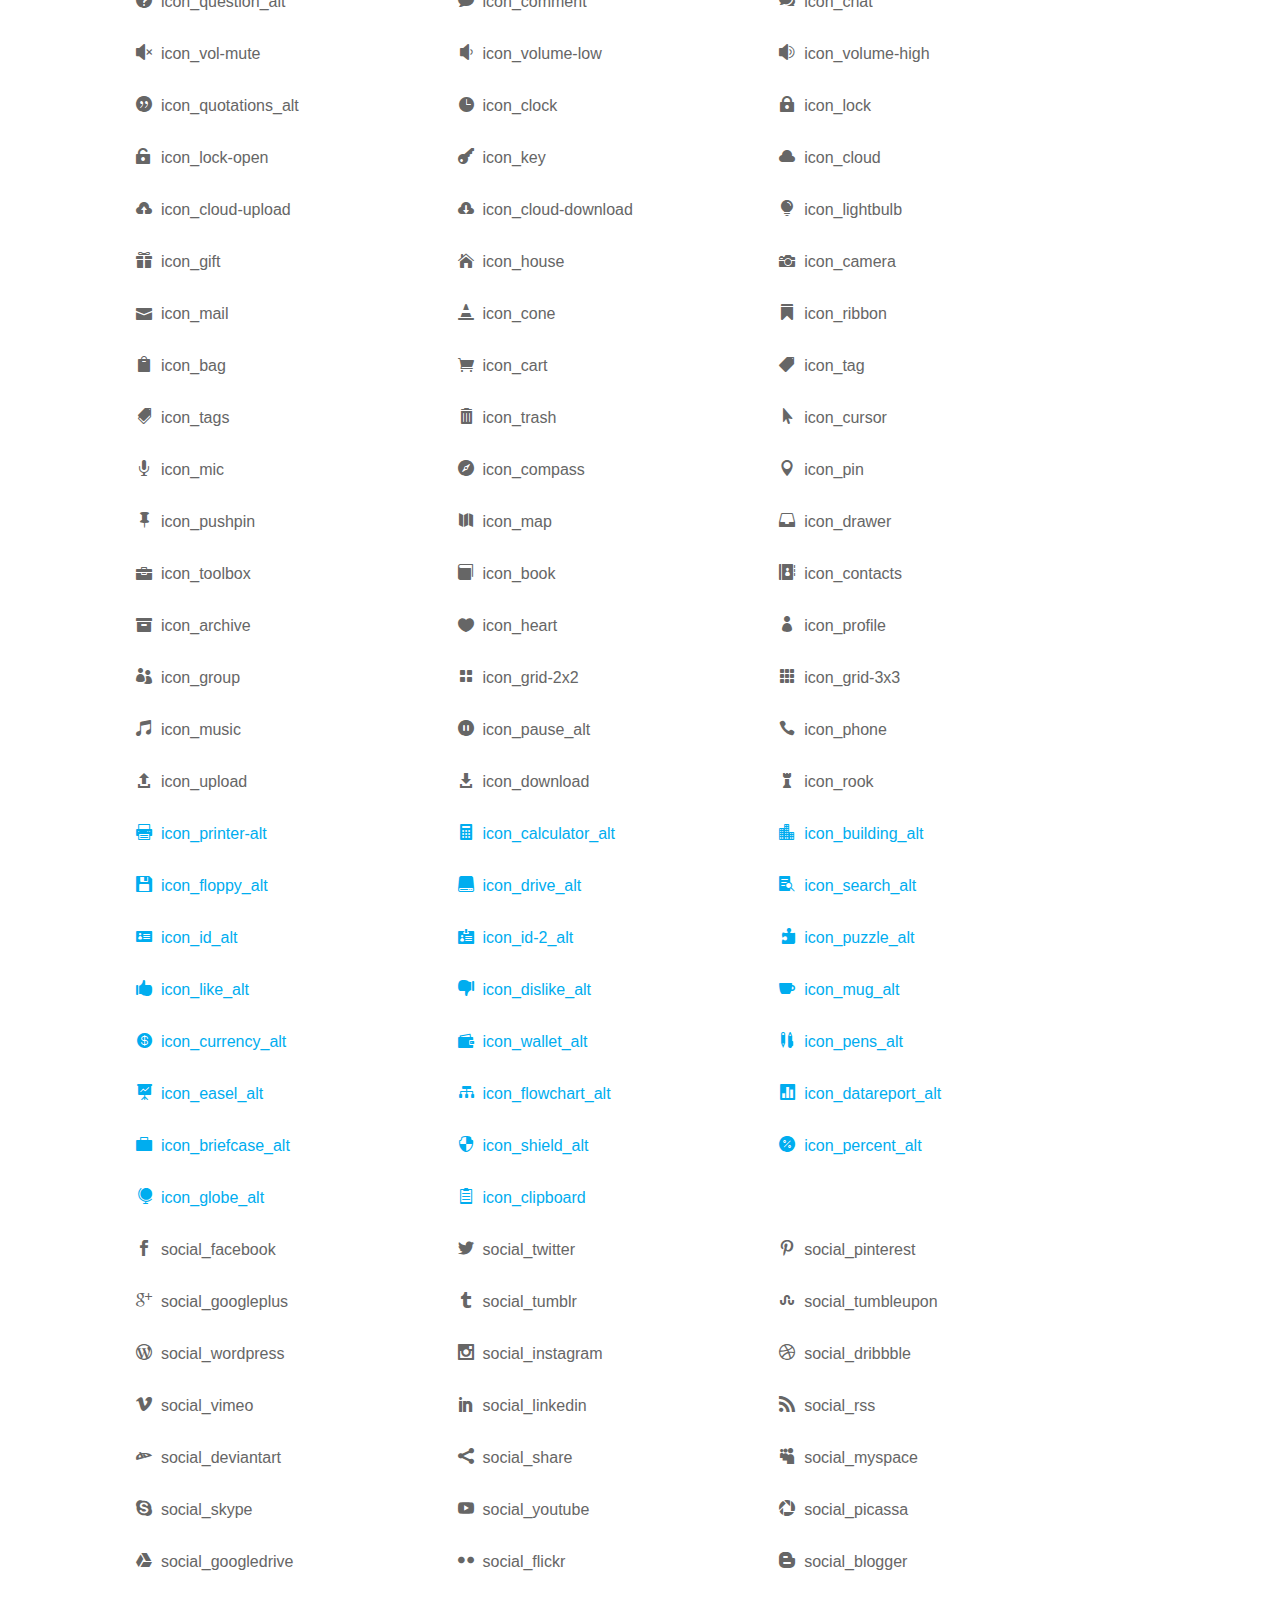
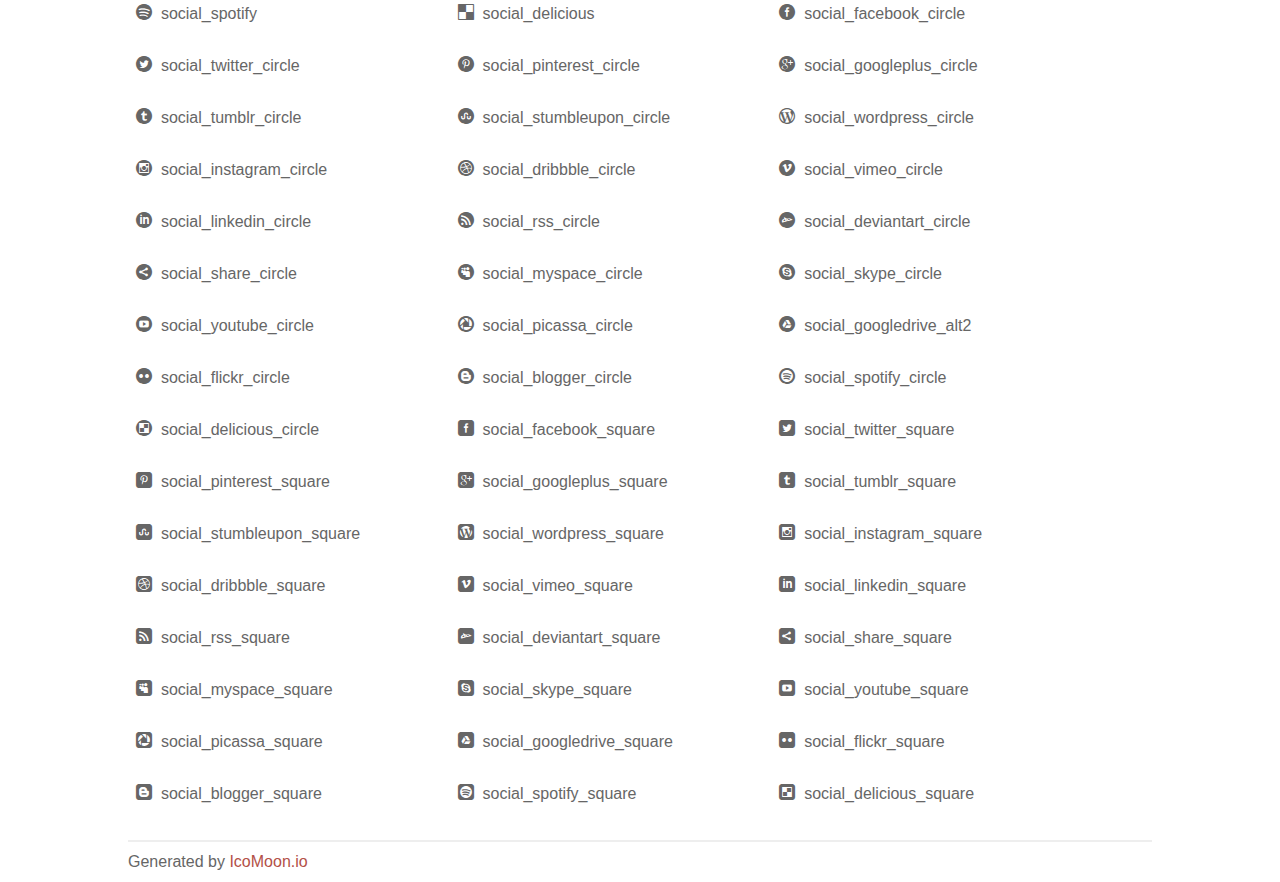
<file: documentation/assets/plugins/elegant_font/css/index.html>
<!doctype html>
<html>
<head>
<title>Your Font/Glyphs</title>
<link rel="stylesheet" href="style.css" />
<!--[if lte IE 7]><script src="lte-ie7.js"></script><![endif]-->
<style>
	section, header, footer {display: block;}
	body {
		font-family: sans-serif;
		color: #666;
		line-height: 1.5;
		font-size: 1em;
	}
	* {
		-moz-box-sizing: border-box;
		-webkit-box-sizing: border-box;
		box-sizing: border-box;
		margin: 0;
		padding: 0;
	}
	.glyph {
		float: left;
		text-align: center;
		padding: .75em;
		margin: .4em 1.5em .75em 0;
		width: 6em;
		text-shadow: none;
	}
	
	.glyph input {
		font-family: consolas, monospace;
		font-size: 12px;
		width: 100%;
		text-align: center;
		border: 0;
		box-shadow: 0 0 0 1px #ccc;
		padding: .2em;
                -moz-border-radius: 5px;
                -webkit-border-radius: 5px;
	}
	
	

	.new {
		color:#00adef !important;
	}

	
	.w-main {
		width: 80%;
	}
	.centered {
		margin-left: auto;
		margin-right: auto;
	}
	.fs1 {
		font-size: 2em;
	}
	header {
		margin: 2em 0;
		padding-bottom: .5em;
		color: #666;
		box-shadow: 0 2px #eee;
	}
	header h1 {
		font-size: 2em;
		font-weight: normal;
	}
	.clearfix:before, .clearfix:after { content: ""; display: table; }
	.clearfix:after, .clear { clear: both; }
	footer {
		margin-top: 2em;
		padding: .5em 0;
		box-shadow: 0 -2px #eee;
	}
	a, a:visited {
		color: #B35047;
		text-decoration: none;
	}
	a:hover, a:focus {color: #000;}
	
	.box1 {
		font-size: 16px;
		display: inline-block;
		width: 30%;
		padding: .25em .5em;
		margin: 20px 10px 0 0;
	}
</style>
</head>
<body>
	<div class="w-main centered">
	<section class="mtm clearfix" id="glyphs">
	<div class="glyph">
		<div class="fs1" aria-hidden="true" data-icon="&#x21;"></div>
		<input type="text" readonly value="&amp;#x21;" />
	</div>
	<div class="glyph">
		<div class="fs1" aria-hidden="true" data-icon="&#x22;"></div>
		<input type="text" readonly value="&amp;#x22;" />
	</div>
	<div class="glyph">
		<div class="fs1" aria-hidden="true" data-icon="&#x23;"></div>
		<input type="text" readonly value="&amp;#x23;" />
	</div>
	<div class="glyph">
		<div class="fs1" aria-hidden="true" data-icon="&#x24;"></div>
		<input type="text" readonly value="&amp;#x24;" />
	</div>
	<div class="glyph">
		<div class="fs1" aria-hidden="true" data-icon="&#x25;"></div>
		<input type="text" readonly value="&amp;#x25;" />
	</div>
	<div class="glyph">
		<div class="fs1" aria-hidden="true" data-icon="&#x26;"></div>
		<input type="text" readonly value="&amp;#x26;" />
	</div>
	<div class="glyph">
		<div class="fs1" aria-hidden="true" data-icon="&#x27;"></div>
		<input type="text" readonly value="&amp;#x27;" />
	</div>
	<div class="glyph">
		<div class="fs1" aria-hidden="true" data-icon="&#x28;"></div>
		<input type="text" readonly value="&amp;#x28;" />
	</div>
	<div class="glyph">
		<div class="fs1" aria-hidden="true" data-icon="&#x29;"></div>
		<input type="text" readonly value="&amp;#x29;" />
	</div>
	<div class="glyph">
		<div class="fs1" aria-hidden="true" data-icon="&#x2a;"></div>
		<input type="text" readonly value="&amp;#x2a;" />
	</div>
	<div class="glyph">
		<div class="fs1" aria-hidden="true" data-icon="&#x2b;"></div>
		<input type="text" readonly value="&amp;#x2b;" />
	</div>
	<div class="glyph">
		<div class="fs1" aria-hidden="true" data-icon="&#x2c;"></div>
		<input type="text" readonly value="&amp;#x2c;" />
	</div>
	<div class="glyph">
		<div class="fs1" aria-hidden="true" data-icon="&#x2d;"></div>
		<input type="text" readonly value="&amp;#x2d;" />
	</div>
	<div class="glyph">
		<div class="fs1" aria-hidden="true" data-icon="&#x2e;"></div>
		<input type="text" readonly value="&amp;#x2e;" />
	</div>
	<div class="glyph">
		<div class="fs1" aria-hidden="true" data-icon="&#x2f;"></div>
		<input type="text" readonly value="&amp;#x2f;" />
	</div>
	<div class="glyph">
		<div class="fs1" aria-hidden="true" data-icon="&#x30;"></div>
		<input type="text" readonly value="&amp;#x30;" />
	</div>
	<div class="glyph">
		<div class="fs1" aria-hidden="true" data-icon="&#x31;"></div>
		<input type="text" readonly value="&amp;#x31;" />
	</div>
	<div class="glyph">
		<div class="fs1" aria-hidden="true" data-icon="&#x32;"></div>
		<input type="text" readonly value="&amp;#x32;" />
	</div>
	<div class="glyph">
		<div class="fs1" aria-hidden="true" data-icon="&#x33;"></div>
		<input type="text" readonly value="&amp;#x33;" />
	</div>
	<div class="glyph">
		<div class="fs1" aria-hidden="true" data-icon="&#x34;"></div>
		<input type="text" readonly value="&amp;#x34;" />
	</div>
	<div class="glyph">
		<div class="fs1" aria-hidden="true" data-icon="&#x35;"></div>
		<input type="text" readonly value="&amp;#x35;" />
	</div>
	<div class="glyph">
		<div class="fs1" aria-hidden="true" data-icon="&#x36;"></div>
		<input type="text" readonly value="&amp;#x36;" />
	</div>
	<div class="glyph">
		<div class="fs1" aria-hidden="true" data-icon="&#x37;"></div>
		<input type="text" readonly value="&amp;#x37;" />
	</div>
	<div class="glyph">
		<div class="fs1" aria-hidden="true" data-icon="&#x38;"></div>
		<input type="text" readonly value="&amp;#x38;" />
	</div>
	<div class="glyph">
		<div class="fs1" aria-hidden="true" data-icon="&#x39;"></div>
		<input type="text" readonly value="&amp;#x39;" />
	</div>
	<div class="glyph">
		<div class="fs1" aria-hidden="true" data-icon="&#x3a;"></div>
		<input type="text" readonly value="&amp;#x3a;" />
	</div>
	<div class="glyph">
		<div class="fs1" aria-hidden="true" data-icon="&#x3b;"></div>
		<input type="text" readonly value="&amp;#x3b;" />
	</div>
	<div class="glyph">
		<div class="fs1" aria-hidden="true" data-icon="&#x3c;"></div>
		<input type="text" readonly value="&amp;#x3c;" />
	</div>
	<div class="glyph">
		<div class="fs1" aria-hidden="true" data-icon="&#x3d;"></div>
		<input type="text" readonly value="&amp;#x3d;" />
	</div>
	<div class="glyph">
		<div class="fs1" aria-hidden="true" data-icon="&#x3e;"></div>
		<input type="text" readonly value="&amp;#x3e;" />
	</div>
	<div class="glyph">
		<div class="fs1" aria-hidden="true" data-icon="&#x3f;"></div>
		<input type="text" readonly value="&amp;#x3f;" />
	</div>
	<div class="glyph">
		<div class="fs1" aria-hidden="true" data-icon="&#x40;"></div>
		<input type="text" readonly value="&amp;#x40;" />
	</div>
	<div class="glyph">
		<div class="fs1" aria-hidden="true" data-icon="&#x41;"></div>
		<input type="text" readonly value="&amp;#x41;" />
	</div>
	<div class="glyph">
		<div class="fs1" aria-hidden="true" data-icon="&#x42;"></div>
		<input type="text" readonly value="&amp;#x42;" />
	</div>
	<div class="glyph">
		<div class="fs1" aria-hidden="true" data-icon="&#x43;"></div>
		<input type="text" readonly value="&amp;#x43;" />
	</div>
	<div class="glyph">
		<div class="fs1" aria-hidden="true" data-icon="&#x44;"></div>
		<input type="text" readonly value="&amp;#x44;" />
	</div>
	<div class="glyph">
		<div class="fs1" aria-hidden="true" data-icon="&#x45;"></div>
		<input type="text" readonly value="&amp;#x45;" />
	</div>
	<div class="glyph">
		<div class="fs1" aria-hidden="true" data-icon="&#x46;"></div>
		<input type="text" readonly value="&amp;#x46;" />
	</div>
	<div class="glyph">
		<div class="fs1" aria-hidden="true" data-icon="&#x47;"></div>
		<input type="text" readonly value="&amp;#x47;" />
	</div>
	<div class="glyph">
		<div class="fs1" aria-hidden="true" data-icon="&#x48;"></div>
		<input type="text" readonly value="&amp;#x48;" />
	</div>
	<div class="glyph">
		<div class="fs1" aria-hidden="true" data-icon="&#x49;"></div>
		<input type="text" readonly value="&amp;#x49;" />
	</div>
	<div class="glyph">
		<div class="fs1" aria-hidden="true" data-icon="&#x4a;"></div>
		<input type="text" readonly value="&amp;#x4a;" />
	</div>
	<div class="glyph">
		<div class="fs1" aria-hidden="true" data-icon="&#x4b;"></div>
		<input type="text" readonly value="&amp;#x4b;" />
	</div>
	<div class="glyph">
		<div class="fs1" aria-hidden="true" data-icon="&#x4c;"></div>
		<input type="text" readonly value="&amp;#x4c;" />
	</div>
	<div class="glyph">
		<div class="fs1" aria-hidden="true" data-icon="&#x4d;"></div>
		<input type="text" readonly value="&amp;#x4d;" />
	</div>
	<div class="glyph">
		<div class="fs1" aria-hidden="true" data-icon="&#x4e;"></div>
		<input type="text" readonly value="&amp;#x4e;" />
	</div>
	<div class="glyph">
		<div class="fs1" aria-hidden="true" data-icon="&#x4f;"></div>
		<input type="text" readonly value="&amp;#x4f;" />
	</div>
	<div class="glyph">
		<div class="fs1" aria-hidden="true" data-icon="&#x50;"></div>
		<input type="text" readonly value="&amp;#x50;" />
	</div>
	<div class="glyph">
		<div class="fs1" aria-hidden="true" data-icon="&#x51;"></div>
		<input type="text" readonly value="&amp;#x51;" />
	</div>
	<div class="glyph">
		<div class="fs1" aria-hidden="true" data-icon="&#x52;"></div>
		<input type="text" readonly value="&amp;#x52;" />
	</div>
	<div class="glyph">
		<div class="fs1" aria-hidden="true" data-icon="&#x53;"></div>
		<input type="text" readonly value="&amp;#x53;" />
	</div>
	<div class="glyph">
		<div class="fs1" aria-hidden="true" data-icon="&#x54;"></div>
		<input type="text" readonly value="&amp;#x54;" />
	</div>
	<div class="glyph">
		<div class="fs1" aria-hidden="true" data-icon="&#x55;"></div>
		<input type="text" readonly value="&amp;#x55;" />
	</div>
	<div class="glyph">
		<div class="fs1" aria-hidden="true" data-icon="&#x56;"></div>
		<input type="text" readonly value="&amp;#x56;" />
	</div>
	<div class="glyph">
		<div class="fs1" aria-hidden="true" data-icon="&#x57;"></div>
		<input type="text" readonly value="&amp;#x57;" />
	</div>
	<div class="glyph">
		<div class="fs1" aria-hidden="true" data-icon="&#x58;"></div>
		<input type="text" readonly value="&amp;#x58;" />
	</div>
	<div class="glyph">
		<div class="fs1" aria-hidden="true" data-icon="&#x59;"></div>
		<input type="text" readonly value="&amp;#x59;" />
	</div>
	<div class="glyph">
		<div class="fs1" aria-hidden="true" data-icon="&#x5a;"></div>
		<input type="text" readonly value="&amp;#x5a;" />
	</div>
	<div class="glyph">
		<div class="fs1" aria-hidden="true" data-icon="&#x5b;"></div>
		<input type="text" readonly value="&amp;#x5b;" />
	</div>
	<div class="glyph">
		<div class="fs1" aria-hidden="true" data-icon="&#x5c;"></div>
		<input type="text" readonly value="&amp;#x5c;" />
	</div>
	<div class="glyph">
		<div class="fs1" aria-hidden="true" data-icon="&#x5d;"></div>
		<input type="text" readonly value="&amp;#x5d;" />
	</div>
	<div class="glyph">
		<div class="fs1" aria-hidden="true" data-icon="&#x5e;"></div>
		<input type="text" readonly value="&amp;#x5e;" />
	</div>
	<div class="glyph">
		<div class="fs1" aria-hidden="true" data-icon="&#x5f;"></div>
		<input type="text" readonly value="&amp;#x5f;" />
	</div>
	<div class="glyph">
		<div class="fs1" aria-hidden="true" data-icon="&#x60;"></div>
		<input type="text" readonly value="&amp;#x60;" />
	</div>
	<div class="glyph">
		<div class="fs1" aria-hidden="true" data-icon="&#x61;"></div>
		<input type="text" readonly value="&amp;#x61;" />
	</div>
	<div class="glyph">
		<div class="fs1" aria-hidden="true" data-icon="&#x62;"></div>
		<input type="text" readonly value="&amp;#x62;" />
	</div>
	<div class="glyph">
		<div class="fs1" aria-hidden="true" data-icon="&#x63;"></div>
		<input type="text" readonly value="&amp;#x63;" />
	</div>
	<div class="glyph">
		<div class="fs1" aria-hidden="true" data-icon="&#x64;"></div>
		<input type="text" readonly value="&amp;#x64;" />
	</div>
	<div class="glyph">
		<div class="fs1" aria-hidden="true" data-icon="&#x65;"></div>
		<input type="text" readonly value="&amp;#x65;" />
	</div>
	<div class="glyph">
		<div class="fs1" aria-hidden="true" data-icon="&#x66;"></div>
		<input type="text" readonly value="&amp;#x66;" />
	</div>
	<div class="glyph">
		<div class="fs1" aria-hidden="true" data-icon="&#x67;"></div>
		<input type="text" readonly value="&amp;#x67;" />
	</div>
	<div class="glyph">
		<div class="fs1" aria-hidden="true" data-icon="&#x68;"></div>
		<input type="text" readonly value="&amp;#x68;" />
	</div>
	<div class="glyph">
		<div class="fs1" aria-hidden="true" data-icon="&#x69;"></div>
		<input type="text" readonly value="&amp;#x69;" />
	</div>
	<div class="glyph">
		<div class="fs1" aria-hidden="true" data-icon="&#x6a;"></div>
		<input type="text" readonly value="&amp;#x6a;" />
	</div>
	<div class="glyph">
		<div class="fs1" aria-hidden="true" data-icon="&#x6b;"></div>
		<input type="text" readonly value="&amp;#x6b;" />
	</div>
	<div class="glyph">
		<div class="fs1" aria-hidden="true" data-icon="&#x6c;"></div>
		<input type="text" readonly value="&amp;#x6c;" />
	</div>
	<div class="glyph">
		<div class="fs1" aria-hidden="true" data-icon="&#x6d;"></div>
		<input type="text" readonly value="&amp;#x6d;" />
	</div>
	<div class="glyph">
		<div class="fs1" aria-hidden="true" data-icon="&#x6e;"></div>
		<input type="text" readonly value="&amp;#x6e;" />
	</div>
	<div class="glyph">
		<div class="fs1" aria-hidden="true" data-icon="&#x6f;"></div>
		<input type="text" readonly value="&amp;#x6f;" />
	</div>
	<div class="glyph">
		<div class="fs1" aria-hidden="true" data-icon="&#x70;"></div>
		<input type="text" readonly value="&amp;#x70;" />
	</div>
	<div class="glyph">
		<div class="fs1" aria-hidden="true" data-icon="&#x71;"></div>
		<input type="text" readonly value="&amp;#x71;" />
	</div>
	<div class="glyph">
		<div class="fs1" aria-hidden="true" data-icon="&#x72;"></div>
		<input type="text" readonly value="&amp;#x72;" />
	</div>
	<div class="glyph">
		<div class="fs1" aria-hidden="true" data-icon="&#x73;"></div>
		<input type="text" readonly value="&amp;#x73;" />
	</div>
	<div class="glyph">
		<div class="fs1" aria-hidden="true" data-icon="&#x74;"></div>
		<input type="text" readonly value="&amp;#x74;" />
	</div>
	<div class="glyph">
		<div class="fs1" aria-hidden="true" data-icon="&#x75;"></div>
		<input type="text" readonly value="&amp;#x75;" />
	</div>
	<div class="glyph">
		<div class="fs1" aria-hidden="true" data-icon="&#x76;"></div>
		<input type="text" readonly value="&amp;#x76;" />
	</div>
	<div class="glyph">
		<div class="fs1" aria-hidden="true" data-icon="&#x77;"></div>
		<input type="text" readonly value="&amp;#x77;" />
	</div>
	<div class="glyph">
		<div class="fs1" aria-hidden="true" data-icon="&#x78;"></div>
		<input type="text" readonly value="&amp;#x78;" />
	</div>
	<div class="glyph">
		<div class="fs1" aria-hidden="true" data-icon="&#x79;"></div>
		<input type="text" readonly value="&amp;#x79;" />
	</div>
	<div class="glyph">
		<div class="fs1" aria-hidden="true" data-icon="&#x7a;"></div>
		<input type="text" readonly value="&amp;#x7a;" />
	</div>
	<div class="glyph">
		<div class="fs1" aria-hidden="true" data-icon="&#x7b;"></div>
		<input type="text" readonly value="&amp;#x7b;" />
	</div>
	<div class="glyph">
		<div class="fs1" aria-hidden="true" data-icon="&#x7c;"></div>
		<input type="text" readonly value="&amp;#x7c;" />
	</div>
	<div class="glyph">
		<div class="fs1" aria-hidden="true" data-icon="&#x7d;"></div>
		<input type="text" readonly value="&amp;#x7d;" />
	</div>
	<div class="glyph">
		<div class="fs1" aria-hidden="true" data-icon="&#x7e;"></div>
		<input type="text" readonly value="&amp;#x7e;" />
	</div>
	<div class="glyph">
		<div class="fs1" aria-hidden="true" data-icon="&#xe000;"></div>
		<input type="text" readonly value="&amp;#xe000;" />
	</div>
	<div class="glyph">
		<div class="fs1" aria-hidden="true" data-icon="&#xe001;"></div>
		<input type="text" readonly value="&amp;#xe001;" />
	</div>
	<div class="glyph">
		<div class="fs1" aria-hidden="true" data-icon="&#xe002;"></div>
		<input type="text" readonly value="&amp;#xe002;" />
	</div>
	<div class="glyph">
		<div class="fs1" aria-hidden="true" data-icon="&#xe003;"></div>
		<input type="text" readonly value="&amp;#xe003;" />
	</div>
	<div class="glyph">
		<div class="fs1" aria-hidden="true" data-icon="&#xe004;"></div>
		<input type="text" readonly value="&amp;#xe004;" />
	</div>
	<div class="glyph">
		<div class="fs1" aria-hidden="true" data-icon="&#xe005;"></div>
		<input type="text" readonly value="&amp;#xe005;" />
	</div>
	<div class="glyph">
		<div class="fs1" aria-hidden="true" data-icon="&#xe006;"></div>
		<input type="text" readonly value="&amp;#xe006;" />
	</div>
	<div class="glyph">
		<div class="fs1" aria-hidden="true" data-icon="&#xe007;"></div>
		<input type="text" readonly value="&amp;#xe007;" />
	</div>
	<div class="glyph">
		<div class="fs1" aria-hidden="true" data-icon="&#xe008;"></div>
		<input type="text" readonly value="&amp;#xe008;" />
	</div>
	<div class="glyph">
		<div class="fs1" aria-hidden="true" data-icon="&#xe009;"></div>
		<input type="text" readonly value="&amp;#xe009;" />
	</div>
	<div class="glyph">
		<div class="fs1" aria-hidden="true" data-icon="&#xe00a;"></div>
		<input type="text" readonly value="&amp;#xe00a;" />
	</div>
	<div class="glyph">
		<div class="fs1" aria-hidden="true" data-icon="&#xe00b;"></div>
		<input type="text" readonly value="&amp;#xe00b;" />
	</div>
	<div class="glyph">
		<div class="fs1" aria-hidden="true" data-icon="&#xe00c;"></div>
		<input type="text" readonly value="&amp;#xe00c;" />
	</div>
	<div class="glyph">
		<div class="fs1" aria-hidden="true" data-icon="&#xe00d;"></div>
		<input type="text" readonly value="&amp;#xe00d;" />
	</div>
	<div class="glyph">
		<div class="fs1" aria-hidden="true" data-icon="&#xe00e;"></div>
		<input type="text" readonly value="&amp;#xe00e;" />
	</div>
	<div class="glyph">
		<div class="fs1" aria-hidden="true" data-icon="&#xe00f;"></div>
		<input type="text" readonly value="&amp;#xe00f;" />
	</div>
	<div class="glyph">
		<div class="fs1" aria-hidden="true" data-icon="&#xe010;"></div>
		<input type="text" readonly value="&amp;#xe010;" />
	</div>
	<div class="glyph">
		<div class="fs1" aria-hidden="true" data-icon="&#xe011;"></div>
		<input type="text" readonly value="&amp;#xe011;" />
	</div>
	<div class="glyph">
		<div class="fs1" aria-hidden="true" data-icon="&#xe012;"></div>
		<input type="text" readonly value="&amp;#xe012;" />
	</div>
	<div class="glyph">
		<div class="fs1" aria-hidden="true" data-icon="&#xe013;"></div>
		<input type="text" readonly value="&amp;#xe013;" />
	</div>
	<div class="glyph">
		<div class="fs1" aria-hidden="true" data-icon="&#xe014;"></div>
		<input type="text" readonly value="&amp;#xe014;" />
	</div>
	<div class="glyph">
		<div class="fs1" aria-hidden="true" data-icon="&#xe015;"></div>
		<input type="text" readonly value="&amp;#xe015;" />
	</div>
	<div class="glyph">
		<div class="fs1" aria-hidden="true" data-icon="&#xe016;"></div>
		<input type="text" readonly value="&amp;#xe016;" />
	</div>
	<div class="glyph">
		<div class="fs1" aria-hidden="true" data-icon="&#xe017;"></div>
		<input type="text" readonly value="&amp;#xe017;" />
	</div>
	<div class="glyph">
		<div class="fs1" aria-hidden="true" data-icon="&#xe018;"></div>
		<input type="text" readonly value="&amp;#xe018;" />
	</div>
	<div class="glyph">
		<div class="fs1" aria-hidden="true" data-icon="&#xe019;"></div>
		<input type="text" readonly value="&amp;#xe019;" />
	</div>
	<div class="glyph">
		<div class="fs1" aria-hidden="true" data-icon="&#xe01a;"></div>
		<input type="text" readonly value="&amp;#xe01a;" />
	</div>
	<div class="glyph">
		<div class="fs1" aria-hidden="true" data-icon="&#xe01b;"></div>
		<input type="text" readonly value="&amp;#xe01b;" />
	</div>
	<div class="glyph">
		<div class="fs1" aria-hidden="true" data-icon="&#xe01c;"></div>
		<input type="text" readonly value="&amp;#xe01c;" />
	</div>
	<div class="glyph">
		<div class="fs1" aria-hidden="true" data-icon="&#xe01d;"></div>
		<input type="text" readonly value="&amp;#xe01d;" />
	</div>
	<div class="glyph">
		<div class="fs1" aria-hidden="true" data-icon="&#xe01e;"></div>
		<input type="text" readonly value="&amp;#xe01e;" />
	</div>
	<div class="glyph">
		<div class="fs1" aria-hidden="true" data-icon="&#xe01f;"></div>
		<input type="text" readonly value="&amp;#xe01f;" />
	</div>
	<div class="glyph">
		<div class="fs1" aria-hidden="true" data-icon="&#xe020;"></div>
		<input type="text" readonly value="&amp;#xe020;" />
	</div>
	<div class="glyph">
		<div class="fs1" aria-hidden="true" data-icon="&#xe021;"></div>
		<input type="text" readonly value="&amp;#xe021;" />
	</div>
	<div class="glyph">
		<div class="fs1" aria-hidden="true" data-icon="&#xe022;"></div>
		<input type="text" readonly value="&amp;#xe022;" />
	</div>
	<div class="glyph">
		<div class="fs1" aria-hidden="true" data-icon="&#xe023;"></div>
		<input type="text" readonly value="&amp;#xe023;" />
	</div>
	<div class="glyph">
		<div class="fs1" aria-hidden="true" data-icon="&#xe024;"></div>
		<input type="text" readonly value="&amp;#xe024;" />
	</div>
	<div class="glyph">
		<div class="fs1" aria-hidden="true" data-icon="&#xe025;"></div>
		<input type="text" readonly value="&amp;#xe025;" />
	</div>
	<div class="glyph">
		<div class="fs1" aria-hidden="true" data-icon="&#xe026;"></div>
		<input type="text" readonly value="&amp;#xe026;" />
	</div>
	<div class="glyph">
		<div class="fs1" aria-hidden="true" data-icon="&#xe027;"></div>
		<input type="text" readonly value="&amp;#xe027;" />
	</div>
	<div class="glyph">
		<div class="fs1" aria-hidden="true" data-icon="&#xe028;"></div>
		<input type="text" readonly value="&amp;#xe028;" />
	</div>
	<div class="glyph">
		<div class="fs1" aria-hidden="true" data-icon="&#xe029;"></div>
		<input type="text" readonly value="&amp;#xe029;" />
	</div>
	<div class="glyph">
		<div class="fs1" aria-hidden="true" data-icon="&#xe02a;"></div>
		<input type="text" readonly value="&amp;#xe02a;" />
	</div>
	<div class="glyph">
		<div class="fs1" aria-hidden="true" data-icon="&#xe02b;"></div>
		<input type="text" readonly value="&amp;#xe02b;" />
	</div>
	<div class="glyph">
		<div class="fs1" aria-hidden="true" data-icon="&#xe02c;"></div>
		<input type="text" readonly value="&amp;#xe02c;" />
	</div>
	<div class="glyph">
		<div class="fs1" aria-hidden="true" data-icon="&#xe02d;"></div>
		<input type="text" readonly value="&amp;#xe02d;" />
	</div>
	<div class="glyph">
		<div class="fs1" aria-hidden="true" data-icon="&#xe02e;"></div>
		<input type="text" readonly value="&amp;#xe02e;" />
	</div>
	<div class="glyph">
		<div class="fs1" aria-hidden="true" data-icon="&#xe02f;"></div>
		<input type="text" readonly value="&amp;#xe02f;" />
	</div>
	<div class="glyph">
		<div class="fs1" aria-hidden="true" data-icon="&#xe030;"></div>
		<input type="text" readonly value="&amp;#xe030;" />
	</div>
    
    <div class="new">
    
    <div class="glyph">
		<div class="fs1" aria-hidden="true" data-icon="&#xe103;"></div>
		<input type="text" readonly value="&amp;#xe103;" />
	</div>
	<div class="glyph">
		<div class="fs1" aria-hidden="true" data-icon="&#xe0ee;"></div>
		<input type="text" readonly value="&amp;#xe0ee;" />
	</div>
	<div class="glyph">
		<div class="fs1" aria-hidden="true" data-icon="&#xe0ef;"></div>
		<input type="text" readonly value="&amp;#xe0ef;" />
	</div>
	<div class="glyph">
		<div class="fs1" aria-hidden="true" data-icon="&#xe0e8;"></div>
		<input type="text" readonly value="&amp;#xe0e8;" />
	</div>
	<div class="glyph">
		<div class="fs1" aria-hidden="true" data-icon="&#xe0ea;"></div>
		<input type="text" readonly value="&amp;#xe0ea;" />
	</div>
	<div class="glyph">
		<div class="fs1" aria-hidden="true" data-icon="&#xe101;"></div>
		<input type="text" readonly value="&amp;#xe101;" />
	</div>
	<div class="glyph">
		<div class="fs1" aria-hidden="true" data-icon="&#xe107;"></div>
		<input type="text" readonly value="&amp;#xe107;" />
	</div>
	<div class="glyph">
		<div class="fs1" aria-hidden="true" data-icon="&#xe108;"></div>
		<input type="text" readonly value="&amp;#xe108;" />
	</div>
	<div class="glyph">
		<div class="fs1" aria-hidden="true" data-icon="&#xe102;"></div>
		<input type="text" readonly value="&amp;#xe102;" />
	</div>
	<div class="glyph">
		<div class="fs1" aria-hidden="true" data-icon="&#xe106;"></div>
		<input type="text" readonly value="&amp;#xe106;" />
	</div>
	<div class="glyph">
		<div class="fs1" aria-hidden="true" data-icon="&#xe0eb;"></div>
		<input type="text" readonly value="&amp;#xe0eb;" />
	</div>
	<div class="glyph">
		<div class="fs1" aria-hidden="true" data-icon="&#xe105;"></div>
		<input type="text" readonly value="&amp;#xe105;" />
	</div>
	<div class="glyph">
		<div class="fs1" aria-hidden="true" data-icon="&#xe0ed;"></div>
		<input type="text" readonly value="&amp;#xe0ed;" />
	</div>
	<div class="glyph">
		<div class="fs1" aria-hidden="true" data-icon="&#xe100;"></div>
		<input type="text" readonly value="&amp;#xe100;" />
	</div>
	<div class="glyph">
		<div class="fs1" aria-hidden="true" data-icon="&#xe104;"></div>
		<input type="text" readonly value="&amp;#xe104;" />
	</div>
	<div class="glyph">
		<div class="fs1" aria-hidden="true" data-icon="&#xe0e9;"></div>
		<input type="text" readonly value="&amp;#xe0e9;" />
	</div>
	<div class="glyph">
		<div class="fs1" aria-hidden="true" data-icon="&#xe109;"></div>
		<input type="text" readonly value="&amp;#xe109;" />
	</div>
	<div class="glyph">
		<div class="fs1" aria-hidden="true" data-icon="&#xe0ec;"></div>
		<input type="text" readonly value="&amp;#xe0ec;" />
	</div>
	<div class="glyph">
		<div class="fs1" aria-hidden="true" data-icon="&#xe0fe;"></div>
		<input type="text" readonly value="&amp;#xe0fe;" />
	</div>
	<div class="glyph">
		<div class="fs1" aria-hidden="true" data-icon="&#xe0f6;"></div>
		<input type="text" readonly value="&amp;#xe0f6;" />
	</div>
	<div class="glyph">
		<div class="fs1" aria-hidden="true" data-icon="&#xe0fb;"></div>
		<input type="text" readonly value="&amp;#xe0fb;" />
	</div>
	<div class="glyph">
		<div class="fs1" aria-hidden="true" data-icon="&#xe0e2;"></div>
		<input type="text" readonly value="&amp;#xe0e2;" />
	</div>
	<div class="glyph">
		<div class="fs1" aria-hidden="true" data-icon="&#xe0e3;"></div>
		<input type="text" readonly value="&amp;#xe0e3;" />
	</div>
	<div class="glyph">
		<div class="fs1" aria-hidden="true" data-icon="&#xe0f5;"></div>
		<input type="text" readonly value="&amp;#xe0f5;" />
	</div>
	<div class="glyph">
		<div class="fs1" aria-hidden="true" data-icon="&#xe0e1;"></div>
		<input type="text" readonly value="&amp;#xe0e1;" />
	</div>
	<div class="glyph">
		<div class="fs1" aria-hidden="true" data-icon="&#xe0ff;"></div>
		<input type="text" readonly value="&amp;#xe0ff;" />
	</div>
    
    </div>
    
	<div class="glyph">
		<div class="fs1" aria-hidden="true" data-icon="&#xe031;"></div>
		<input type="text" readonly value="&amp;#xe031;" />
	</div>
	<div class="glyph">
		<div class="fs1" aria-hidden="true" data-icon="&#xe032;"></div>
		<input type="text" readonly value="&amp;#xe032;" />
	</div>
	<div class="glyph">
		<div class="fs1" aria-hidden="true" data-icon="&#xe033;"></div>
		<input type="text" readonly value="&amp;#xe033;" />
	</div>
	<div class="glyph">
		<div class="fs1" aria-hidden="true" data-icon="&#xe034;"></div>
		<input type="text" readonly value="&amp;#xe034;" />
	</div>
	<div class="glyph">
		<div class="fs1" aria-hidden="true" data-icon="&#xe035;"></div>
		<input type="text" readonly value="&amp;#xe035;" />
	</div>
	<div class="glyph">
		<div class="fs1" aria-hidden="true" data-icon="&#xe036;"></div>
		<input type="text" readonly value="&amp;#xe036;" />
	</div>
	<div class="glyph">
		<div class="fs1" aria-hidden="true" data-icon="&#xe037;"></div>
		<input type="text" readonly value="&amp;#xe037;" />
	</div>
	<div class="glyph">
		<div class="fs1" aria-hidden="true" data-icon="&#xe038;"></div>
		<input type="text" readonly value="&amp;#xe038;" />
	</div>
	<div class="glyph">
		<div class="fs1" aria-hidden="true" data-icon="&#xe039;"></div>
		<input type="text" readonly value="&amp;#xe039;" />
	</div>
	<div class="glyph">
		<div class="fs1" aria-hidden="true" data-icon="&#xe03a;"></div>
		<input type="text" readonly value="&amp;#xe03a;" />
	</div>
	<div class="glyph">
		<div class="fs1" aria-hidden="true" data-icon="&#xe03b;"></div>
		<input type="text" readonly value="&amp;#xe03b;" />
	</div>
	<div class="glyph">
		<div class="fs1" aria-hidden="true" data-icon="&#xe03c;"></div>
		<input type="text" readonly value="&amp;#xe03c;" />
	</div>
	<div class="glyph">
		<div class="fs1" aria-hidden="true" data-icon="&#xe03d;"></div>
		<input type="text" readonly value="&amp;#xe03d;" />
	</div>
	<div class="glyph">
		<div class="fs1" aria-hidden="true" data-icon="&#xe03e;"></div>
		<input type="text" readonly value="&amp;#xe03e;" />
	</div>
	<div class="glyph">
		<div class="fs1" aria-hidden="true" data-icon="&#xe03f;"></div>
		<input type="text" readonly value="&amp;#xe03f;" />
	</div>
	<div class="glyph">
		<div class="fs1" aria-hidden="true" data-icon="&#xe040;"></div>
		<input type="text" readonly value="&amp;#xe040;" />
	</div>
	<div class="glyph">
		<div class="fs1" aria-hidden="true" data-icon="&#xe041;"></div>
		<input type="text" readonly value="&amp;#xe041;" />
	</div>
	<div class="glyph">
		<div class="fs1" aria-hidden="true" data-icon="&#xe042;"></div>
		<input type="text" readonly value="&amp;#xe042;" />
	</div>
	<div class="glyph">
		<div class="fs1" aria-hidden="true" data-icon="&#xe043;"></div>
		<input type="text" readonly value="&amp;#xe043;" />
	</div>
	<div class="glyph">
		<div class="fs1" aria-hidden="true" data-icon="&#xe044;"></div>
		<input type="text" readonly value="&amp;#xe044;" />
	</div>
	<div class="glyph">
		<div class="fs1" aria-hidden="true" data-icon="&#xe045;"></div>
		<input type="text" readonly value="&amp;#xe045;" />
	</div>
	<div class="glyph">
		<div class="fs1" aria-hidden="true" data-icon="&#xe046;"></div>
		<input type="text" readonly value="&amp;#xe046;" />
	</div>
	<div class="glyph">
		<div class="fs1" aria-hidden="true" data-icon="&#xe047;"></div>
		<input type="text" readonly value="&amp;#xe047;" />
	</div>
	<div class="glyph">
		<div class="fs1" aria-hidden="true" data-icon="&#xe048;"></div>
		<input type="text" readonly value="&amp;#xe048;" />
	</div>
	<div class="glyph">
		<div class="fs1" aria-hidden="true" data-icon="&#xe049;"></div>
		<input type="text" readonly value="&amp;#xe049;" />
	</div>
	<div class="glyph">
		<div class="fs1" aria-hidden="true" data-icon="&#xe04a;"></div>
		<input type="text" readonly value="&amp;#xe04a;" />
	</div>
	<div class="glyph">
		<div class="fs1" aria-hidden="true" data-icon="&#xe04b;"></div>
		<input type="text" readonly value="&amp;#xe04b;" />
	</div>
	<div class="glyph">
		<div class="fs1" aria-hidden="true" data-icon="&#xe04c;"></div>
		<input type="text" readonly value="&amp;#xe04c;" />
	</div>
	<div class="glyph">
		<div class="fs1" aria-hidden="true" data-icon="&#xe04d;"></div>
		<input type="text" readonly value="&amp;#xe04d;" />
	</div>
	<div class="glyph">
		<div class="fs1" aria-hidden="true" data-icon="&#xe04e;"></div>
		<input type="text" readonly value="&amp;#xe04e;" />
	</div>
	<div class="glyph">
		<div class="fs1" aria-hidden="true" data-icon="&#xe04f;"></div>
		<input type="text" readonly value="&amp;#xe04f;" />
	</div>
	<div class="glyph">
		<div class="fs1" aria-hidden="true" data-icon="&#xe050;"></div>
		<input type="text" readonly value="&amp;#xe050;" />
	</div>
	<div class="glyph">
		<div class="fs1" aria-hidden="true" data-icon="&#xe051;"></div>
		<input type="text" readonly value="&amp;#xe051;" />
	</div>
	<div class="glyph">
		<div class="fs1" aria-hidden="true" data-icon="&#xe052;"></div>
		<input type="text" readonly value="&amp;#xe052;" />
	</div>
	<div class="glyph">
		<div class="fs1" aria-hidden="true" data-icon="&#xe053;"></div>
		<input type="text" readonly value="&amp;#xe053;" />
	</div>
	<div class="glyph">
		<div class="fs1" aria-hidden="true" data-icon="&#xe054;"></div>
		<input type="text" readonly value="&amp;#xe054;" />
	</div>
	<div class="glyph">
		<div class="fs1" aria-hidden="true" data-icon="&#xe055;"></div>
		<input type="text" readonly value="&amp;#xe055;" />
	</div>
	<div class="glyph">
		<div class="fs1" aria-hidden="true" data-icon="&#xe056;"></div>
		<input type="text" readonly value="&amp;#xe056;" />
	</div>
	<div class="glyph">
		<div class="fs1" aria-hidden="true" data-icon="&#xe057;"></div>
		<input type="text" readonly value="&amp;#xe057;" />
	</div>
	<div class="glyph">
		<div class="fs1" aria-hidden="true" data-icon="&#xe058;"></div>
		<input type="text" readonly value="&amp;#xe058;" />
	</div>
	<div class="glyph">
		<div class="fs1" aria-hidden="true" data-icon="&#xe059;"></div>
		<input type="text" readonly value="&amp;#xe059;" />
	</div>
	<div class="glyph">
		<div class="fs1" aria-hidden="true" data-icon="&#xe05a;"></div>
		<input type="text" readonly value="&amp;#xe05a;" />
	</div>
	<div class="glyph">
		<div class="fs1" aria-hidden="true" data-icon="&#xe05b;"></div>
		<input type="text" readonly value="&amp;#xe05b;" />
	</div>
	<div class="glyph">
		<div class="fs1" aria-hidden="true" data-icon="&#xe05c;"></div>
		<input type="text" readonly value="&amp;#xe05c;" />
	</div>
	<div class="glyph">
		<div class="fs1" aria-hidden="true" data-icon="&#xe05d;"></div>
		<input type="text" readonly value="&amp;#xe05d;" />
	</div>
	<div class="glyph">
		<div class="fs1" aria-hidden="true" data-icon="&#xe05e;"></div>
		<input type="text" readonly value="&amp;#xe05e;" />
	</div>
	<div class="glyph">
		<div class="fs1" aria-hidden="true" data-icon="&#xe05f;"></div>
		<input type="text" readonly value="&amp;#xe05f;" />
	</div>
	<div class="glyph">
		<div class="fs1" aria-hidden="true" data-icon="&#xe060;"></div>
		<input type="text" readonly value="&amp;#xe060;" />
	</div>
	<div class="glyph">
		<div class="fs1" aria-hidden="true" data-icon="&#xe061;"></div>
		<input type="text" readonly value="&amp;#xe061;" />
	</div>
	<div class="glyph">
		<div class="fs1" aria-hidden="true" data-icon="&#xe062;"></div>
		<input type="text" readonly value="&amp;#xe062;" />
	</div>
	<div class="glyph">
		<div class="fs1" aria-hidden="true" data-icon="&#xe063;"></div>
		<input type="text" readonly value="&amp;#xe063;" />
	</div>
	<div class="glyph">
		<div class="fs1" aria-hidden="true" data-icon="&#xe064;"></div>
		<input type="text" readonly value="&amp;#xe064;" />
	</div>
	<div class="glyph">
		<div class="fs1" aria-hidden="true" data-icon="&#xe065;"></div>
		<input type="text" readonly value="&amp;#xe065;" />
	</div>
	<div class="glyph">
		<div class="fs1" aria-hidden="true" data-icon="&#xe066;"></div>
		<input type="text" readonly value="&amp;#xe066;" />
	</div>
	<div class="glyph">
		<div class="fs1" aria-hidden="true" data-icon="&#xe067;"></div>
		<input type="text" readonly value="&amp;#xe067;" />
	</div>
	<div class="glyph">
		<div class="fs1" aria-hidden="true" data-icon="&#xe068;"></div>
		<input type="text" readonly value="&amp;#xe068;" />
	</div>
	<div class="glyph">
		<div class="fs1" aria-hidden="true" data-icon="&#xe069;"></div>
		<input type="text" readonly value="&amp;#xe069;" />
	</div>
	<div class="glyph">
		<div class="fs1" aria-hidden="true" data-icon="&#xe06a;"></div>
		<input type="text" readonly value="&amp;#xe06a;" />
	</div>
	<div class="glyph">
		<div class="fs1" aria-hidden="true" data-icon="&#xe06b;"></div>
		<input type="text" readonly value="&amp;#xe06b;" />
	</div>
	<div class="glyph">
		<div class="fs1" aria-hidden="true" data-icon="&#xe06c;"></div>
		<input type="text" readonly value="&amp;#xe06c;" />
	</div>
	<div class="glyph">
		<div class="fs1" aria-hidden="true" data-icon="&#xe06d;"></div>
		<input type="text" readonly value="&amp;#xe06d;" />
	</div>
	<div class="glyph">
		<div class="fs1" aria-hidden="true" data-icon="&#xe06e;"></div>
		<input type="text" readonly value="&amp;#xe06e;" />
	</div>
	<div class="glyph">
		<div class="fs1" aria-hidden="true" data-icon="&#xe06f;"></div>
		<input type="text" readonly value="&amp;#xe06f;" />
	</div>
	<div class="glyph">
		<div class="fs1" aria-hidden="true" data-icon="&#xe070;"></div>
		<input type="text" readonly value="&amp;#xe070;" />
	</div>
	<div class="glyph">
		<div class="fs1" aria-hidden="true" data-icon="&#xe071;"></div>
		<input type="text" readonly value="&amp;#xe071;" />
	</div>
	<div class="glyph">
		<div class="fs1" aria-hidden="true" data-icon="&#xe072;"></div>
		<input type="text" readonly value="&amp;#xe072;" />
	</div>
	<div class="glyph">
		<div class="fs1" aria-hidden="true" data-icon="&#xe073;"></div>
		<input type="text" readonly value="&amp;#xe073;" />
	</div>
	<div class="glyph">
		<div class="fs1" aria-hidden="true" data-icon="&#xe074;"></div>
		<input type="text" readonly value="&amp;#xe074;" />
	</div>
	<div class="glyph">
		<div class="fs1" aria-hidden="true" data-icon="&#xe075;"></div>
		<input type="text" readonly value="&amp;#xe075;" />
	</div>
	<div class="glyph">
		<div class="fs1" aria-hidden="true" data-icon="&#xe076;"></div>
		<input type="text" readonly value="&amp;#xe076;" />
	</div>
	<div class="glyph">
		<div class="fs1" aria-hidden="true" data-icon="&#xe077;"></div>
		<input type="text" readonly value="&amp;#xe077;" />
	</div>
	<div class="glyph">
		<div class="fs1" aria-hidden="true" data-icon="&#xe078;"></div>
		<input type="text" readonly value="&amp;#xe078;" />
	</div>
	<div class="glyph">
		<div class="fs1" aria-hidden="true" data-icon="&#xe079;"></div>
		<input type="text" readonly value="&amp;#xe079;" />
	</div>
	<div class="glyph">
		<div class="fs1" aria-hidden="true" data-icon="&#xe07a;"></div>
		<input type="text" readonly value="&amp;#xe07a;" />
	</div>
	<div class="glyph">
		<div class="fs1" aria-hidden="true" data-icon="&#xe07b;"></div>
		<input type="text" readonly value="&amp;#xe07b;" />
	</div>
	<div class="glyph">
		<div class="fs1" aria-hidden="true" data-icon="&#xe07c;"></div>
		<input type="text" readonly value="&amp;#xe07c;" />
	</div>
	<div class="glyph">
		<div class="fs1" aria-hidden="true" data-icon="&#xe07d;"></div>
		<input type="text" readonly value="&amp;#xe07d;" />
	</div>
	<div class="glyph">
		<div class="fs1" aria-hidden="true" data-icon="&#xe07e;"></div>
		<input type="text" readonly value="&amp;#xe07e;" />
	</div>
	<div class="glyph">
		<div class="fs1" aria-hidden="true" data-icon="&#xe07f;"></div>
		<input type="text" readonly value="&amp;#xe07f;" />
	</div>
	<div class="glyph">
		<div class="fs1" aria-hidden="true" data-icon="&#xe080;"></div>
		<input type="text" readonly value="&amp;#xe080;" />
	</div>
	<div class="glyph">
		<div class="fs1" aria-hidden="true" data-icon="&#xe081;"></div>
		<input type="text" readonly value="&amp;#xe081;" />
	</div>
	<div class="glyph">
		<div class="fs1" aria-hidden="true" data-icon="&#xe082;"></div>
		<input type="text" readonly value="&amp;#xe082;" />
	</div>
	<div class="glyph">
		<div class="fs1" aria-hidden="true" data-icon="&#xe083;"></div>
		<input type="text" readonly value="&amp;#xe083;" />
	</div>
	<div class="glyph">
		<div class="fs1" aria-hidden="true" data-icon="&#xe084;"></div>
		<input type="text" readonly value="&amp;#xe084;" />
	</div>
	<div class="glyph">
		<div class="fs1" aria-hidden="true" data-icon="&#xe085;"></div>
		<input type="text" readonly value="&amp;#xe085;" />
	</div>
	<div class="glyph">
		<div class="fs1" aria-hidden="true" data-icon="&#xe086;"></div>
		<input type="text" readonly value="&amp;#xe086;" />
	</div>
	<div class="glyph">
		<div class="fs1" aria-hidden="true" data-icon="&#xe087;"></div>
		<input type="text" readonly value="&amp;#xe087;" />
	</div>
	<div class="glyph">
		<div class="fs1" aria-hidden="true" data-icon="&#xe088;"></div>
		<input type="text" readonly value="&amp;#xe088;" />
	</div>
	<div class="glyph">
		<div class="fs1" aria-hidden="true" data-icon="&#xe089;"></div>
		<input type="text" readonly value="&amp;#xe089;" />
	</div>
	<div class="glyph">
		<div class="fs1" aria-hidden="true" data-icon="&#xe08a;"></div>
		<input type="text" readonly value="&amp;#xe08a;" />
	</div>
	<div class="glyph">
		<div class="fs1" aria-hidden="true" data-icon="&#xe08b;"></div>
		<input type="text" readonly value="&amp;#xe08b;" />
	</div>
	<div class="glyph">
		<div class="fs1" aria-hidden="true" data-icon="&#xe08c;"></div>
		<input type="text" readonly value="&amp;#xe08c;" />
	</div>
	<div class="glyph">
		<div class="fs1" aria-hidden="true" data-icon="&#xe08d;"></div>
		<input type="text" readonly value="&amp;#xe08d;" />
	</div>
	<div class="glyph">
		<div class="fs1" aria-hidden="true" data-icon="&#xe08e;"></div>
		<input type="text" readonly value="&amp;#xe08e;" />
	</div>
	<div class="glyph">
		<div class="fs1" aria-hidden="true" data-icon="&#xe08f;"></div>
		<input type="text" readonly value="&amp;#xe08f;" />
	</div>
	<div class="glyph">
		<div class="fs1" aria-hidden="true" data-icon="&#xe090;"></div>
		<input type="text" readonly value="&amp;#xe090;" />
	</div>
	<div class="glyph">
		<div class="fs1" aria-hidden="true" data-icon="&#xe091;"></div>
		<input type="text" readonly value="&amp;#xe091;" />
	</div>
	<div class="glyph">
		<div class="fs1" aria-hidden="true" data-icon="&#xe092;"></div>
		<input type="text" readonly value="&amp;#xe092;" />
	</div>
    
    <div class="new">
    
    <div class="glyph">
		<div class="fs1" aria-hidden="true" data-icon="&#xe0f8;"></div>
		<input type="text" readonly value="&amp;#xe0f8;" />
	</div>
	<div class="glyph">
		<div class="fs1" aria-hidden="true" data-icon="&#xe0fa;"></div>
		<input type="text" readonly value="&amp;#xe0fa;" />
	</div>
	<div class="glyph">
		<div class="fs1" aria-hidden="true" data-icon="&#xe0e7;"></div>
		<input type="text" readonly value="&amp;#xe0e7;" />
	</div>
	<div class="glyph">
		<div class="fs1" aria-hidden="true" data-icon="&#xe0fd;"></div>
		<input type="text" readonly value="&amp;#xe0fd;" />
	</div>
	<div class="glyph">
		<div class="fs1" aria-hidden="true" data-icon="&#xe0e4;"></div>
		<input type="text" readonly value="&amp;#xe0e4;" />
	</div>
	<div class="glyph">
		<div class="fs1" aria-hidden="true" data-icon="&#xe0e5;"></div>
		<input type="text" readonly value="&amp;#xe0e5;" />
	</div>
	<div class="glyph">
		<div class="fs1" aria-hidden="true" data-icon="&#xe0f7;"></div>
		<input type="text" readonly value="&amp;#xe0f7;" />
	</div>
	<div class="glyph">
		<div class="fs1" aria-hidden="true" data-icon="&#xe0e0;"></div>
		<input type="text" readonly value="&amp;#xe0e0;" />
	</div>
	<div class="glyph">
		<div class="fs1" aria-hidden="true" data-icon="&#xe0fc;"></div>
		<input type="text" readonly value="&amp;#xe0fc;" />
	</div>
	<div class="glyph">
		<div class="fs1" aria-hidden="true" data-icon="&#xe0f9;"></div>
		<input type="text" readonly value="&amp;#xe0f9;" />
	</div>
	<div class="glyph">
		<div class="fs1" aria-hidden="true" data-icon="&#xe0dd;"></div>
		<input type="text" readonly value="&amp;#xe0dd;" />
	</div>
	<div class="glyph">
		<div class="fs1" aria-hidden="true" data-icon="&#xe0f1;"></div>
		<input type="text" readonly value="&amp;#xe0f1;" />
	</div>
	<div class="glyph">
		<div class="fs1" aria-hidden="true" data-icon="&#xe0dc;"></div>
		<input type="text" readonly value="&amp;#xe0dc;" />
	</div>
	<div class="glyph">
		<div class="fs1" aria-hidden="true" data-icon="&#xe0f3;"></div>
		<input type="text" readonly value="&amp;#xe0f3;" />
	</div>
	<div class="glyph">
		<div class="fs1" aria-hidden="true" data-icon="&#xe0d8;"></div>
		<input type="text" readonly value="&amp;#xe0d8;" />
	</div>
	<div class="glyph">
		<div class="fs1" aria-hidden="true" data-icon="&#xe0db;"></div>
		<input type="text" readonly value="&amp;#xe0db;" />
	</div>
	<div class="glyph">
		<div class="fs1" aria-hidden="true" data-icon="&#xe0f0;"></div>
		<input type="text" readonly value="&amp;#xe0f0;" />
	</div>
	<div class="glyph">
		<div class="fs1" aria-hidden="true" data-icon="&#xe0df;"></div>
		<input type="text" readonly value="&amp;#xe0df;" />
	</div>
	<div class="glyph">
		<div class="fs1" aria-hidden="true" data-icon="&#xe0f2;"></div>
		<input type="text" readonly value="&amp;#xe0f2;" />
	</div>
	<div class="glyph">
		<div class="fs1" aria-hidden="true" data-icon="&#xe0f4;"></div>
		<input type="text" readonly value="&amp;#xe0f4;" />
	</div>
	<div class="glyph">
		<div class="fs1" aria-hidden="true" data-icon="&#xe0d9;"></div>
		<input type="text" readonly value="&amp;#xe0d9;" />
	</div>
	<div class="glyph">
		<div class="fs1" aria-hidden="true" data-icon="&#xe0da;"></div>
		<input type="text" readonly value="&amp;#xe0da;" />
	</div>
	<div class="glyph">
		<div class="fs1" aria-hidden="true" data-icon="&#xe0de;"></div>
		<input type="text" readonly value="&amp;#xe0de;" />
	</div>
	<div class="glyph">
		<div class="fs1" aria-hidden="true" data-icon="&#xe0e6;"></div>
		<input type="text" readonly value="&amp;#xe0e6;" />
	</div>
    
    </div>
    
	<div class="glyph">
		<div class="fs1" aria-hidden="true" data-icon="&#xe093;"></div>
		<input type="text" readonly value="&amp;#xe093;" />
	</div>
	<div class="glyph">
		<div class="fs1" aria-hidden="true" data-icon="&#xe094;"></div>
		<input type="text" readonly value="&amp;#xe094;" />
	</div>
	<div class="glyph">
		<div class="fs1" aria-hidden="true" data-icon="&#xe095;"></div>
		<input type="text" readonly value="&amp;#xe095;" />
	</div>
	<div class="glyph">
		<div class="fs1" aria-hidden="true" data-icon="&#xe096;"></div>
		<input type="text" readonly value="&amp;#xe096;" />
	</div>
	<div class="glyph">
		<div class="fs1" aria-hidden="true" data-icon="&#xe097;"></div>
		<input type="text" readonly value="&amp;#xe097;" />
	</div>
	<div class="glyph">
		<div class="fs1" aria-hidden="true" data-icon="&#xe098;"></div>
		<input type="text" readonly value="&amp;#xe098;" />
	</div>
	<div class="glyph">
		<div class="fs1" aria-hidden="true" data-icon="&#xe099;"></div>
		<input type="text" readonly value="&amp;#xe099;" />
	</div>
	<div class="glyph">
		<div class="fs1" aria-hidden="true" data-icon="&#xe09a;"></div>
		<input type="text" readonly value="&amp;#xe09a;" />
	</div>
	<div class="glyph">
		<div class="fs1" aria-hidden="true" data-icon="&#xe09b;"></div>
		<input type="text" readonly value="&amp;#xe09b;" />
	</div>
	<div class="glyph">
		<div class="fs1" aria-hidden="true" data-icon="&#xe09c;"></div>
		<input type="text" readonly value="&amp;#xe09c;" />
	</div>
	<div class="glyph">
		<div class="fs1" aria-hidden="true" data-icon="&#xe09d;"></div>
		<input type="text" readonly value="&amp;#xe09d;" />
	</div>
	<div class="glyph">
		<div class="fs1" aria-hidden="true" data-icon="&#xe09e;"></div>
		<input type="text" readonly value="&amp;#xe09e;" />
	</div>
	<div class="glyph">
		<div class="fs1" aria-hidden="true" data-icon="&#xe09f;"></div>
		<input type="text" readonly value="&amp;#xe09f;" />
	</div>
	<div class="glyph">
		<div class="fs1" aria-hidden="true" data-icon="&#xe0a0;"></div>
		<input type="text" readonly value="&amp;#xe0a0;" />
	</div>
	<div class="glyph">
		<div class="fs1" aria-hidden="true" data-icon="&#xe0a1;"></div>
		<input type="text" readonly value="&amp;#xe0a1;" />
	</div>
	<div class="glyph">
		<div class="fs1" aria-hidden="true" data-icon="&#xe0a2;"></div>
		<input type="text" readonly value="&amp;#xe0a2;" />
	</div>
	<div class="glyph">
		<div class="fs1" aria-hidden="true" data-icon="&#xe0a3;"></div>
		<input type="text" readonly value="&amp;#xe0a3;" />
	</div>
	<div class="glyph">
		<div class="fs1" aria-hidden="true" data-icon="&#xe0a4;"></div>
		<input type="text" readonly value="&amp;#xe0a4;" />
	</div>
	<div class="glyph">
		<div class="fs1" aria-hidden="true" data-icon="&#xe0a5;"></div>
		<input type="text" readonly value="&amp;#xe0a5;" />
	</div>
	<div class="glyph">
		<div class="fs1" aria-hidden="true" data-icon="&#xe0a6;"></div>
		<input type="text" readonly value="&amp;#xe0a6;" />
	</div>
	<div class="glyph">
		<div class="fs1" aria-hidden="true" data-icon="&#xe0a7;"></div>
		<input type="text" readonly value="&amp;#xe0a7;" />
	</div>
	<div class="glyph">
		<div class="fs1" aria-hidden="true" data-icon="&#xe0a8;"></div>
		<input type="text" readonly value="&amp;#xe0a8;" />
	</div>
	<div class="glyph">
		<div class="fs1" aria-hidden="true" data-icon="&#xe0a9;"></div>
		<input type="text" readonly value="&amp;#xe0a9;" />
	</div>
	<div class="glyph">
		<div class="fs1" aria-hidden="true" data-icon="&#xe0aa;"></div>
		<input type="text" readonly value="&amp;#xe0aa;" />
	</div>
	<div class="glyph">
		<div class="fs1" aria-hidden="true" data-icon="&#xe0ab;"></div>
		<input type="text" readonly value="&amp;#xe0ab;" />
	</div>
	<div class="glyph">
		<div class="fs1" aria-hidden="true" data-icon="&#xe0ac;"></div>
		<input type="text" readonly value="&amp;#xe0ac;" />
	</div>
	<div class="glyph">
		<div class="fs1" aria-hidden="true" data-icon="&#xe0ad;"></div>
		<input type="text" readonly value="&amp;#xe0ad;" />
	</div>
	<div class="glyph">
		<div class="fs1" aria-hidden="true" data-icon="&#xe0ae;"></div>
		<input type="text" readonly value="&amp;#xe0ae;" />
	</div>
	<div class="glyph">
		<div class="fs1" aria-hidden="true" data-icon="&#xe0af;"></div>
		<input type="text" readonly value="&amp;#xe0af;" />
	</div>
	<div class="glyph">
		<div class="fs1" aria-hidden="true" data-icon="&#xe0b0;"></div>
		<input type="text" readonly value="&amp;#xe0b0;" />
	</div>
	<div class="glyph">
		<div class="fs1" aria-hidden="true" data-icon="&#xe0b1;"></div>
		<input type="text" readonly value="&amp;#xe0b1;" />
	</div>
	<div class="glyph">
		<div class="fs1" aria-hidden="true" data-icon="&#xe0b2;"></div>
		<input type="text" readonly value="&amp;#xe0b2;" />
	</div>
	<div class="glyph">
		<div class="fs1" aria-hidden="true" data-icon="&#xe0b3;"></div>
		<input type="text" readonly value="&amp;#xe0b3;" />
	</div>
	<div class="glyph">
		<div class="fs1" aria-hidden="true" data-icon="&#xe0b4;"></div>
		<input type="text" readonly value="&amp;#xe0b4;" />
	</div>
	<div class="glyph">
		<div class="fs1" aria-hidden="true" data-icon="&#xe0b5;"></div>
		<input type="text" readonly value="&amp;#xe0b5;" />
	</div>
	<div class="glyph">
		<div class="fs1" aria-hidden="true" data-icon="&#xe0b6;"></div>
		<input type="text" readonly value="&amp;#xe0b6;" />
	</div>
	<div class="glyph">
		<div class="fs1" aria-hidden="true" data-icon="&#xe0b7;"></div>
		<input type="text" readonly value="&amp;#xe0b7;" />
	</div>
	<div class="glyph">
		<div class="fs1" aria-hidden="true" data-icon="&#xe0b8;"></div>
		<input type="text" readonly value="&amp;#xe0b8;" />
	</div>
	<div class="glyph">
		<div class="fs1" aria-hidden="true" data-icon="&#xe0b9;"></div>
		<input type="text" readonly value="&amp;#xe0b9;" />
	</div>
	<div class="glyph">
		<div class="fs1" aria-hidden="true" data-icon="&#xe0ba;"></div>
		<input type="text" readonly value="&amp;#xe0ba;" />
	</div>
	<div class="glyph">
		<div class="fs1" aria-hidden="true" data-icon="&#xe0bb;"></div>
		<input type="text" readonly value="&amp;#xe0bb;" />
	</div>
	<div class="glyph">
		<div class="fs1" aria-hidden="true" data-icon="&#xe0bc;"></div>
		<input type="text" readonly value="&amp;#xe0bc;" />
	</div>
	<div class="glyph">
		<div class="fs1" aria-hidden="true" data-icon="&#xe0bd;"></div>
		<input type="text" readonly value="&amp;#xe0bd;" />
	</div>
	<div class="glyph">
		<div class="fs1" aria-hidden="true" data-icon="&#xe0be;"></div>
		<input type="text" readonly value="&amp;#xe0be;" />
	</div>
	<div class="glyph">
		<div class="fs1" aria-hidden="true" data-icon="&#xe0bf;"></div>
		<input type="text" readonly value="&amp;#xe0bf;" />
	</div>
	<div class="glyph">
		<div class="fs1" aria-hidden="true" data-icon="&#xe0c0;"></div>
		<input type="text" readonly value="&amp;#xe0c0;" />
	</div>
	<div class="glyph">
		<div class="fs1" aria-hidden="true" data-icon="&#xe0c1;"></div>
		<input type="text" readonly value="&amp;#xe0c1;" />
	</div>
	<div class="glyph">
		<div class="fs1" aria-hidden="true" data-icon="&#xe0c2;"></div>
		<input type="text" readonly value="&amp;#xe0c2;" />
	</div>
	<div class="glyph">
		<div class="fs1" aria-hidden="true" data-icon="&#xe0c3;"></div>
		<input type="text" readonly value="&amp;#xe0c3;" />
	</div>
	<div class="glyph">
		<div class="fs1" aria-hidden="true" data-icon="&#xe0c4;"></div>
		<input type="text" readonly value="&amp;#xe0c4;" />
	</div>
	<div class="glyph">
		<div class="fs1" aria-hidden="true" data-icon="&#xe0c5;"></div>
		<input type="text" readonly value="&amp;#xe0c5;" />
	</div>
	<div class="glyph">
		<div class="fs1" aria-hidden="true" data-icon="&#xe0c6;"></div>
		<input type="text" readonly value="&amp;#xe0c6;" />
	</div>
	<div class="glyph">
		<div class="fs1" aria-hidden="true" data-icon="&#xe0c7;"></div>
		<input type="text" readonly value="&amp;#xe0c7;" />
	</div>
	<div class="glyph">
		<div class="fs1" aria-hidden="true" data-icon="&#xe0c8;"></div>
		<input type="text" readonly value="&amp;#xe0c8;" />
	</div>
	<div class="glyph">
		<div class="fs1" aria-hidden="true" data-icon="&#xe0c9;"></div>
		<input type="text" readonly value="&amp;#xe0c9;" />
	</div>
	<div class="glyph">
		<div class="fs1" aria-hidden="true" data-icon="&#xe0ca;"></div>
		<input type="text" readonly value="&amp;#xe0ca;" />
	</div>
	<div class="glyph">
		<div class="fs1" aria-hidden="true" data-icon="&#xe0cb;"></div>
		<input type="text" readonly value="&amp;#xe0cb;" />
	</div>
	<div class="glyph">
		<div class="fs1" aria-hidden="true" data-icon="&#xe0cc;"></div>
		<input type="text" readonly value="&amp;#xe0cc;" />
	</div>
	<div class="glyph">
		<div class="fs1" aria-hidden="true" data-icon="&#xe0cd;"></div>
		<input type="text" readonly value="&amp;#xe0cd;" />
	</div>
	<div class="glyph">
		<div class="fs1" aria-hidden="true" data-icon="&#xe0ce;"></div>
		<input type="text" readonly value="&amp;#xe0ce;" />
	</div>
	<div class="glyph">
		<div class="fs1" aria-hidden="true" data-icon="&#xe0cf;"></div>
		<input type="text" readonly value="&amp;#xe0cf;" />
	</div>
	<div class="glyph">
		<div class="fs1" aria-hidden="true" data-icon="&#xe0d0;"></div>
		<input type="text" readonly value="&amp;#xe0d0;" />
	</div>
	<div class="glyph">
		<div class="fs1" aria-hidden="true" data-icon="&#xe0d1;"></div>
		<input type="text" readonly value="&amp;#xe0d1;" />
	</div>
	<div class="glyph">
		<div class="fs1" aria-hidden="true" data-icon="&#xe0d2;"></div>
		<input type="text" readonly value="&amp;#xe0d2;" />
	</div>
	<div class="glyph">
		<div class="fs1" aria-hidden="true" data-icon="&#xe0d3;"></div>
		<input type="text" readonly value="&amp;#xe0d3;" />
	</div>    
	<div class="glyph">
		<div class="fs1" aria-hidden="true" data-icon="&#xe0d4;"></div>
		<input type="text" readonly value="&amp;#xe0d4;" />
	</div>
	<div class="glyph">
		<div class="fs1" aria-hidden="true" data-icon="&#xe0d5;"></div>
		<input type="text" readonly value="&amp;#xe0d5;" />
	</div>
	<div class="glyph">
		<div class="fs1" aria-hidden="true" data-icon="&#xe0d6;"></div>
		<input type="text" readonly value="&amp;#xe0d6;" />
	</div>
	<div class="glyph">
		<div class="fs1" aria-hidden="true" data-icon="&#xe0d7;"></div>
		<input type="text" readonly value="&amp;#xe0d7;" />
	</div>    
	</section>
	<div class="clear"></div>
	<section class="mtm clearfix" id="glyphs">
	<header>
		<h1>Class Names</h1>
	</header>
	<span class="box1">
		<span aria-hidden="true" class="arrow_up"></span>
		&nbsp;arrow_up
	</span>
	<span class="box1">
		<span aria-hidden="true" class="arrow_down"></span>
		&nbsp;arrow_down
	</span>
	<span class="box1">
		<span aria-hidden="true" class="arrow_left"></span>
		&nbsp;arrow_left
	</span>
	<span class="box1">
		<span aria-hidden="true" class="arrow_right"></span>
		&nbsp;arrow_right
	</span>
	<span class="box1">
		<span aria-hidden="true" class="arrow_left-up"></span>
		&nbsp;arrow_left-up
	</span>
	<span class="box1">
		<span aria-hidden="true" class="arrow_right-up"></span>
		&nbsp;arrow_right-up
	</span>
	<span class="box1">
		<span aria-hidden="true" class="arrow_right-down"></span>
		&nbsp;arrow_right-down
	</span>
	<span class="box1">
		<span aria-hidden="true" class="arrow_left-down"></span>
		&nbsp;arrow_left-down
	</span>
	<span class="box1">
		<span aria-hidden="true" class="arrow-up-down"></span>
		&nbsp;arrow-up-down
	</span>
	<span class="box1">
		<span aria-hidden="true" class="arrow_up-down_alt"></span>
		&nbsp;arrow_up-down_alt
	</span>
	<span class="box1">
		<span aria-hidden="true" class="arrow_left-right_alt"></span>
		&nbsp;arrow_left-right_alt
	</span>
	<span class="box1">
		<span aria-hidden="true" class="arrow_left-right"></span>
		&nbsp;arrow_left-right
	</span>
	<span class="box1">
		<span aria-hidden="true" class="arrow_expand_alt2"></span>
		&nbsp;arrow_expand_alt2
	</span>
	<span class="box1">
		<span aria-hidden="true" class="arrow_expand_alt"></span>
		&nbsp;arrow_expand_alt
	</span>
	<span class="box1">
		<span aria-hidden="true" class="arrow_condense"></span>
		&nbsp;arrow_condense
	</span>
	<span class="box1">
		<span aria-hidden="true" class="arrow_expand"></span>
		&nbsp;arrow_expand
	</span>
	<span class="box1">
		<span aria-hidden="true" class="arrow_move"></span>
		&nbsp;arrow_move
	</span>
	<span class="box1">
		<span aria-hidden="true" class="arrow_carrot-up"></span>
		&nbsp;arrow_carrot-up
	</span>
	<span class="box1">
		<span aria-hidden="true" class="arrow_carrot-down"></span>
		&nbsp;arrow_carrot-down
	</span>
	<span class="box1">
		<span aria-hidden="true" class="arrow_carrot-left"></span>
		&nbsp;arrow_carrot-left
	</span>
	<span class="box1">
		<span aria-hidden="true" class="arrow_carrot-right"></span>
		&nbsp;arrow_carrot-right
	</span>
	<span class="box1">
		<span aria-hidden="true" class="arrow_carrot-2up"></span>
		&nbsp;arrow_carrot-2up
	</span>
	<span class="box1">
		<span aria-hidden="true" class="arrow_carrot-2down"></span>
		&nbsp;arrow_carrot-2down
	</span>
	<span class="box1">
		<span aria-hidden="true" class="arrow_carrot-2left"></span>
		&nbsp;arrow_carrot-2left
	</span>
	<span class="box1">
		<span aria-hidden="true" class="arrow_carrot-2right"></span>
		&nbsp;arrow_carrot-2right
	</span>
	<span class="box1">
		<span aria-hidden="true" class="arrow_carrot-up_alt2"></span>
		&nbsp;arrow_carrot-up_alt2
	</span>
	<span class="box1">
		<span aria-hidden="true" class="arrow_carrot-down_alt2"></span>
		&nbsp;arrow_carrot-down_alt2
	</span>
	<span class="box1">
		<span aria-hidden="true" class="arrow_carrot-left_alt2"></span>
		&nbsp;arrow_carrot-left_alt2
	</span>
	<span class="box1">
		<span aria-hidden="true" class="arrow_carrot-right_alt2"></span>
		&nbsp;arrow_carrot-right_alt2
	</span>
	<span class="box1">
		<span aria-hidden="true" class="arrow_carrot-2up_alt2"></span>
		&nbsp;arrow_carrot-2up_alt2
	</span>
	<span class="box1">
		<span aria-hidden="true" class="arrow_carrot-2down_alt2"></span>
		&nbsp;arrow_carrot-2down_alt2
	</span>
	<span class="box1">
		<span aria-hidden="true" class="arrow_carrot-2left_alt2"></span>
		&nbsp;arrow_carrot-2left_alt2
	</span>
	<span class="box1">
		<span aria-hidden="true" class="arrow_carrot-2right_alt2"></span>
		&nbsp;arrow_carrot-2right_alt2
	</span>
	<span class="box1">
		<span aria-hidden="true" class="arrow_triangle-up"></span>
		&nbsp;arrow_triangle-up
	</span>
	<span class="box1">
		<span aria-hidden="true" class="arrow_triangle-down"></span>
		&nbsp;arrow_triangle-down
	</span>
	<span class="box1">
		<span aria-hidden="true" class="arrow_triangle-left"></span>
		&nbsp;arrow_triangle-left
	</span>
	<span class="box1">
		<span aria-hidden="true" class="arrow_triangle-right"></span>
		&nbsp;arrow_triangle-right
	</span>
	<span class="box1">
		<span aria-hidden="true" class="arrow_triangle-up_alt2"></span>
		&nbsp;arrow_triangle-up_alt2
	</span>
	<span class="box1">
		<span aria-hidden="true" class="arrow_triangle-down_alt2"></span>
		&nbsp;arrow_triangle-down_alt2
	</span>
	<span class="box1">
		<span aria-hidden="true" class="arrow_triangle-left_alt2"></span>
		&nbsp;arrow_triangle-left_alt2
	</span>
	<span class="box1">
		<span aria-hidden="true" class="arrow_triangle-right_alt2"></span>
		&nbsp;arrow_triangle-right_alt2
	</span>
	<span class="box1">
		<span aria-hidden="true" class="arrow_back"></span>
		&nbsp;arrow_back
	</span>
	<span class="box1">
		<span aria-hidden="true" class="icon_minus-06"></span>
		&nbsp;icon_minus-06
	</span>
	<span class="box1">
		<span aria-hidden="true" class="icon_plus"></span>
		&nbsp;icon_plus
	</span>
	<span class="box1">
		<span aria-hidden="true" class="icon_close"></span>
		&nbsp;icon_close
	</span>
	<span class="box1">
		<span aria-hidden="true" class="icon_check"></span>
		&nbsp;icon_check
	</span>
	<span class="box1">
		<span aria-hidden="true" class="icon_minus_alt2"></span>
		&nbsp;icon_minus_alt2
	</span>
	<span class="box1">
		<span aria-hidden="true" class="icon_plus_alt2"></span>
		&nbsp;icon_plus_alt2
	</span>
	<span class="box1">
		<span aria-hidden="true" class="icon_close_alt2"></span>
		&nbsp;icon_close_alt2
	</span>
	<span class="box1">
		<span aria-hidden="true" class="icon_check_alt2"></span>
		&nbsp;icon_check_alt2
	</span>
	<span class="box1">
		<span aria-hidden="true" class="icon_zoom-out_alt"></span>
		&nbsp;icon_zoom-out_alt
	</span>
	<span class="box1">
		<span aria-hidden="true" class="icon_zoom-in_alt"></span>
		&nbsp;icon_zoom-in_alt
	</span>
	<span class="box1">
		<span aria-hidden="true" class="icon_search"></span>
		&nbsp;icon_search
	</span>
	<span class="box1">
		<span aria-hidden="true" class="icon_box-empty"></span>
		&nbsp;icon_box-empty
	</span>
	<span class="box1">
		<span aria-hidden="true" class="icon_box-selected"></span>
		&nbsp;icon_box-selected
	</span>
	<span class="box1">
		<span aria-hidden="true" class="icon_minus-box"></span>
		&nbsp;icon_minus-box
	</span>
	<span class="box1">
		<span aria-hidden="true" class="icon_plus-box"></span>
		&nbsp;icon_plus-box
	</span>
	<span class="box1">
		<span aria-hidden="true" class="icon_box-checked"></span>
		&nbsp;icon_box-checked
	</span>
	<span class="box1">
		<span aria-hidden="true" class="icon_circle-empty"></span>
		&nbsp;icon_circle-empty
	</span>
	<span class="box1">
		<span aria-hidden="true" class="icon_circle-slelected"></span>
		&nbsp;icon_circle-slelected
	</span>
	<span class="box1">
		<span aria-hidden="true" class="icon_stop_alt2"></span>
		&nbsp;icon_stop_alt2
	</span>
	<span class="box1">
		<span aria-hidden="true" class="icon_stop"></span>
		&nbsp;icon_stop
	</span>
	<span class="box1">
		<span aria-hidden="true" class="icon_pause_alt2"></span>
		&nbsp;icon_pause_alt2
	</span>
	<span class="box1">
		<span aria-hidden="true" class="icon_pause"></span>
		&nbsp;icon_pause
	</span>
	<span class="box1">
		<span aria-hidden="true" class="icon_menu"></span>
		&nbsp;icon_menu
	</span>
	<span class="box1">
		<span aria-hidden="true" class="icon_menu-square_alt2"></span>
		&nbsp;icon_menu-square_alt2
	</span>
	<span class="box1">
		<span aria-hidden="true" class="icon_menu-circle_alt2"></span>
		&nbsp;icon_menu-circle_alt2
	</span>
	<span class="box1">
		<span aria-hidden="true" class="icon_ul"></span>
		&nbsp;icon_ul
	</span>
	<span class="box1">
		<span aria-hidden="true" class="icon_ol"></span>
		&nbsp;icon_ol
	</span>
	<span class="box1">
		<span aria-hidden="true" class="icon_adjust-horiz"></span>
		&nbsp;icon_adjust-horiz
	</span>
	<span class="box1">
		<span aria-hidden="true" class="icon_adjust-vert"></span>
		&nbsp;icon_adjust-vert
	</span>
	<span class="box1">
		<span aria-hidden="true" class="icon_document_alt"></span>
		&nbsp;icon_document_alt
	</span>
	<span class="box1">
		<span aria-hidden="true" class="icon_documents_alt"></span>
		&nbsp;icon_documents_alt
	</span>
	<span class="box1">
		<span aria-hidden="true" class="icon_pencil"></span>
		&nbsp;icon_pencil
	</span>
	<span class="box1">
		<span aria-hidden="true" class="icon_pencil-edit_alt"></span>
		&nbsp;icon_pencil-edit_alt
	</span>
	<span class="box1">
		<span aria-hidden="true" class="icon_pencil-edit"></span>
		&nbsp;icon_pencil-edit
	</span>
	<span class="box1">
		<span aria-hidden="true" class="icon_folder-alt"></span>
		&nbsp;icon_folder-alt
	</span>
	<span class="box1">
		<span aria-hidden="true" class="icon_folder-open_alt"></span>
		&nbsp;icon_folder-open_alt
	</span>
	<span class="box1">
		<span aria-hidden="true" class="icon_folder-add_alt"></span>
		&nbsp;icon_folder-add_alt
	</span>
	<span class="box1">
		<span aria-hidden="true" class="icon_info_alt"></span>
		&nbsp;icon_info_alt
	</span>
	<span class="box1">
		<span aria-hidden="true" class="icon_error-oct_alt"></span>
		&nbsp;icon_error-oct_alt
	</span>
	<span class="box1">
		<span aria-hidden="true" class="icon_error-circle_alt"></span>
		&nbsp;icon_error-circle_alt
	</span>
	<span class="box1">
		<span aria-hidden="true" class="icon_error-triangle_alt"></span>
		&nbsp;icon_error-triangle_alt
	</span>
	<span class="box1">
		<span aria-hidden="true" class="icon_question_alt2"></span>
		&nbsp;icon_question_alt2
	</span>
	<span class="box1">
		<span aria-hidden="true" class="icon_question"></span>
		&nbsp;icon_question
	</span>
	<span class="box1">
		<span aria-hidden="true" class="icon_comment_alt"></span>
		&nbsp;icon_comment_alt
	</span>
	<span class="box1">
		<span aria-hidden="true" class="icon_chat_alt"></span>
		&nbsp;icon_chat_alt
	</span>
	<span class="box1">
		<span aria-hidden="true" class="icon_vol-mute_alt"></span>
		&nbsp;icon_vol-mute_alt
	</span>
	<span class="box1">
		<span aria-hidden="true" class="icon_volume-low_alt"></span>
		&nbsp;icon_volume-low_alt
	</span>
	<span class="box1">
		<span aria-hidden="true" class="icon_volume-high_alt"></span>
		&nbsp;icon_volume-high_alt
	</span>
	<span class="box1">
		<span aria-hidden="true" class="icon_quotations"></span>
		&nbsp;icon_quotations
	</span>
	<span class="box1">
		<span aria-hidden="true" class="icon_quotations_alt2"></span>
		&nbsp;icon_quotations_alt2
	</span>
	<span class="box1">
		<span aria-hidden="true" class="icon_clock_alt"></span>
		&nbsp;icon_clock_alt
	</span>
	<span class="box1">
		<span aria-hidden="true" class="icon_lock_alt"></span>
		&nbsp;icon_lock_alt
	</span>
	<span class="box1">
		<span aria-hidden="true" class="icon_lock-open_alt"></span>
		&nbsp;icon_lock-open_alt
	</span>
	<span class="box1">
		<span aria-hidden="true" class="icon_key_alt"></span>
		&nbsp;icon_key_alt
	</span>
	<span class="box1">
		<span aria-hidden="true" class="icon_cloud_alt"></span>
		&nbsp;icon_cloud_alt
	</span>
	<span class="box1">
		<span aria-hidden="true" class="icon_cloud-upload_alt"></span>
		&nbsp;icon_cloud-upload_alt
	</span>
	<span class="box1">
		<span aria-hidden="true" class="icon_cloud-download_alt"></span>
		&nbsp;icon_cloud-download_alt
	</span>
	<span class="box1">
		<span aria-hidden="true" class="icon_image"></span>
		&nbsp;icon_image
	</span>
	<span class="box1">
		<span aria-hidden="true" class="icon_images"></span>
		&nbsp;icon_images
	</span>
	<span class="box1">
		<span aria-hidden="true" class="icon_lightbulb_alt"></span>
		&nbsp;icon_lightbulb_alt
	</span>
	<span class="box1">
		<span aria-hidden="true" class="icon_gift_alt"></span>
		&nbsp;icon_gift_alt
	</span>
	<span class="box1">
		<span aria-hidden="true" class="icon_house_alt"></span>
		&nbsp;icon_house_alt
	</span>
	<span class="box1">
		<span aria-hidden="true" class="icon_genius"></span>
		&nbsp;icon_genius
	</span>
	<span class="box1">
		<span aria-hidden="true" class="icon_mobile"></span>
		&nbsp;icon_mobile
	</span>
	<span class="box1">
		<span aria-hidden="true" class="icon_tablet"></span>
		&nbsp;icon_tablet
	</span>
	<span class="box1">
		<span aria-hidden="true" class="icon_laptop"></span>
		&nbsp;icon_laptop
	</span>
	<span class="box1">
		<span aria-hidden="true" class="icon_desktop"></span>
		&nbsp;icon_desktop
	</span>
	<span class="box1">
		<span aria-hidden="true" class="icon_camera_alt"></span>
		&nbsp;icon_camera_alt
	</span>
	<span class="box1">
		<span aria-hidden="true" class="icon_mail_alt"></span>
		&nbsp;icon_mail_alt
	</span>
	<span class="box1">
		<span aria-hidden="true" class="icon_cone_alt"></span>
		&nbsp;icon_cone_alt
	</span>
	<span class="box1">
		<span aria-hidden="true" class="icon_ribbon_alt"></span>
		&nbsp;icon_ribbon_alt
	</span>
	<span class="box1">
		<span aria-hidden="true" class="icon_bag_alt"></span>
		&nbsp;icon_bag_alt
	</span>
	<span class="box1">
		<span aria-hidden="true" class="icon_creditcard"></span>
		&nbsp;icon_creditcard
	</span>
	<span class="box1">
		<span aria-hidden="true" class="icon_cart_alt"></span>
		&nbsp;icon_cart_alt
	</span>
	<span class="box1">
		<span aria-hidden="true" class="icon_paperclip"></span>
		&nbsp;icon_paperclip
	</span>
	<span class="box1">
		<span aria-hidden="true" class="icon_tag_alt"></span>
		&nbsp;icon_tag_alt
	</span>
	<span class="box1">
		<span aria-hidden="true" class="icon_tags_alt"></span>
		&nbsp;icon_tags_alt
	</span>
	<span class="box1">
		<span aria-hidden="true" class="icon_trash_alt"></span>
		&nbsp;icon_trash_alt
	</span>
	<span class="box1">
		<span aria-hidden="true" class="icon_cursor_alt"></span>
		&nbsp;icon_cursor_alt
	</span>
	<span class="box1">
		<span aria-hidden="true" class="icon_mic_alt"></span>
		&nbsp;icon_mic_alt
	</span>
	<span class="box1">
		<span aria-hidden="true" class="icon_compass_alt"></span>
		&nbsp;icon_compass_alt
	</span>
	<span class="box1">
		<span aria-hidden="true" class="icon_pin_alt"></span>
		&nbsp;icon_pin_alt
	</span>
	<span class="box1">
		<span aria-hidden="true" class="icon_pushpin_alt"></span>
		&nbsp;icon_pushpin_alt
	</span>
	<span class="box1">
		<span aria-hidden="true" class="icon_map_alt"></span>
		&nbsp;icon_map_alt
	</span>
	<span class="box1">
		<span aria-hidden="true" class="icon_drawer_alt"></span>
		&nbsp;icon_drawer_alt
	</span>
	<span class="box1">
		<span aria-hidden="true" class="icon_toolbox_alt"></span>
		&nbsp;icon_toolbox_alt
	</span>
	<span class="box1">
		<span aria-hidden="true" class="icon_book_alt"></span>
		&nbsp;icon_book_alt
	</span>
	<span class="box1">
		<span aria-hidden="true" class="icon_calendar"></span>
		&nbsp;icon_calendar
	</span>
	<span class="box1">
		<span aria-hidden="true" class="icon_film"></span>
		&nbsp;icon_film
	</span>
	<span class="box1">
		<span aria-hidden="true" class="icon_table"></span>
		&nbsp;icon_table
	</span>
	<span class="box1">
		<span aria-hidden="true" class="icon_contacts_alt"></span>
		&nbsp;icon_contacts_alt
	</span>
	<span class="box1">
		<span aria-hidden="true" class="icon_headphones"></span>
		&nbsp;icon_headphones
	</span>
	<span class="box1">
		<span aria-hidden="true" class="icon_lifesaver"></span>
		&nbsp;icon_lifesaver
	</span>
	<span class="box1">
		<span aria-hidden="true" class="icon_piechart"></span>
		&nbsp;icon_piechart
	</span>
	<span class="box1">
		<span aria-hidden="true" class="icon_refresh"></span>
		&nbsp;icon_refresh
	</span>
	<span class="box1">
		<span aria-hidden="true" class="icon_link_alt"></span>
		&nbsp;icon_link_alt
	</span>
	<span class="box1">
		<span aria-hidden="true" class="icon_link"></span>
		&nbsp;icon_link
	</span>
	<span class="box1">
		<span aria-hidden="true" class="icon_loading"></span>
		&nbsp;icon_loading
	</span>
	<span class="box1">
		<span aria-hidden="true" class="icon_blocked"></span>
		&nbsp;icon_blocked
	</span>
	<span class="box1">
		<span aria-hidden="true" class="icon_archive_alt"></span>
		&nbsp;icon_archive_alt
	</span>
	<span class="box1">
		<span aria-hidden="true" class="icon_heart_alt"></span>
		&nbsp;icon_heart_alt
	</span>
    
    <div class="new">
    
    <span class="box1">
		<span aria-hidden="true" class="icon_printer"></span>
		&nbsp;icon_printer
	</span>
	<span class="box1">
		<span aria-hidden="true" class="icon_calulator"></span>
		&nbsp;icon_calulator
	</span>
	<span class="box1">
		<span aria-hidden="true" class="icon_building"></span>
		&nbsp;icon_building
	</span>
	<span class="box1">
		<span aria-hidden="true" class="icon_floppy"></span>
		&nbsp;icon_floppy
	</span>
	<span class="box1">
		<span aria-hidden="true" class="icon_drive"></span>
		&nbsp;icon_drive
	</span>
	<span class="box1">
		<span aria-hidden="true" class="icon_search-2"></span>
		&nbsp;icon_search-2
	</span>
	<span class="box1">
		<span aria-hidden="true" class="icon_id"></span>
		&nbsp;icon_id
	</span>
	<span class="box1">
		<span aria-hidden="true" class="icon_id-2"></span>
		&nbsp;icon_id-2
	</span>
	<span class="box1">
		<span aria-hidden="true" class="icon_puzzle"></span>
		&nbsp;icon_puzzle
	</span>
	<span class="box1">
		<span aria-hidden="true" class="icon_like"></span>
		&nbsp;icon_like
	</span>
	<span class="box1">
		<span aria-hidden="true" class="icon_dislike"></span>
		&nbsp;icon_dislike
	</span>
	<span class="box1">
		<span aria-hidden="true" class="icon_mug"></span>
		&nbsp;icon_mug
	</span>
	<span class="box1">
		<span aria-hidden="true" class="icon_currency"></span>
		&nbsp;icon_currency
	</span>
	<span class="box1">
		<span aria-hidden="true" class="icon_wallet"></span>
		&nbsp;icon_wallet
	</span>
	<span class="box1">
		<span aria-hidden="true" class="icon_pens"></span>
		&nbsp;icon_pens
	</span>
	<span class="box1">
		<span aria-hidden="true" class="icon_easel"></span>
		&nbsp;icon_easel
	</span>
	<span class="box1">
		<span aria-hidden="true" class="icon_flowchart"></span>
		&nbsp;icon_flowchart
	</span>
	<span class="box1">
		<span aria-hidden="true" class="icon_datareport"></span>
		&nbsp;icon_datareport
	</span>
	<span class="box1">
		<span aria-hidden="true" class="icon_briefcase"></span>
		&nbsp;icon_briefcase
	</span>
	<span class="box1">
		<span aria-hidden="true" class="icon_shield"></span>
		&nbsp;icon_shield
	</span>
	<span class="box1">
		<span aria-hidden="true" class="icon_percent"></span>
		&nbsp;icon_percent
	</span>
	<span class="box1">
		<span aria-hidden="true" class="icon_globe"></span>
		&nbsp;icon_globe
	</span>
	<span class="box1">
		<span aria-hidden="true" class="icon_globe-2"></span>
		&nbsp;icon_globe-2
	</span>
	<span class="box1">
		<span aria-hidden="true" class="icon_target"></span>
		&nbsp;icon_target
	</span>
	<span class="box1">
		<span aria-hidden="true" class="icon_hourglass"></span>
		&nbsp;icon_hourglass
	</span>
	<span class="box1">
		<span aria-hidden="true" class="icon_balance"></span>
		&nbsp;icon_balance
	</span>
    
    </div>
    
	<span class="box1">
		<span aria-hidden="true" class="icon_star_alt"></span>
		&nbsp;icon_star_alt
	</span>
	<span class="box1">
		<span aria-hidden="true" class="icon_star-half_alt"></span>
		&nbsp;icon_star-half_alt
	</span>
	<span class="box1">
		<span aria-hidden="true" class="icon_star"></span>
		&nbsp;icon_star
	</span>
	<span class="box1">
		<span aria-hidden="true" class="icon_star-half"></span>
		&nbsp;icon_star-half
	</span>
	<span class="box1">
		<span aria-hidden="true" class="icon_tools"></span>
		&nbsp;icon_tools
	</span>
	<span class="box1">
		<span aria-hidden="true" class="icon_tool"></span>
		&nbsp;icon_tool
	</span>
	<span class="box1">
		<span aria-hidden="true" class="icon_cog"></span>
		&nbsp;icon_cog
	</span>
	<span class="box1">
		<span aria-hidden="true" class="icon_cogs"></span>
		&nbsp;icon_cogs
	</span>
	<span class="box1">
		<span aria-hidden="true" class="arrow_up_alt"></span>
		&nbsp;arrow_up_alt
	</span>
	<span class="box1">
		<span aria-hidden="true" class="arrow_down_alt"></span>
		&nbsp;arrow_down_alt
	</span>
	<span class="box1">
		<span aria-hidden="true" class="arrow_left_alt"></span>
		&nbsp;arrow_left_alt
	</span>
	<span class="box1">
		<span aria-hidden="true" class="arrow_right_alt"></span>
		&nbsp;arrow_right_alt
	</span>
	<span class="box1">
		<span aria-hidden="true" class="arrow_left-up_alt"></span>
		&nbsp;arrow_left-up_alt
	</span>
	<span class="box1">
		<span aria-hidden="true" class="arrow_right-up_alt"></span>
		&nbsp;arrow_right-up_alt
	</span>
	<span class="box1">
		<span aria-hidden="true" class="arrow_right-down_alt"></span>
		&nbsp;arrow_right-down_alt
	</span>
	<span class="box1">
		<span aria-hidden="true" class="arrow_left-down_alt"></span>
		&nbsp;arrow_left-down_alt
	</span>
	<span class="box1">
		<span aria-hidden="true" class="arrow_condense_alt"></span>
		&nbsp;arrow_condense_alt
	</span>
	<span class="box1">
		<span aria-hidden="true" class="arrow_expand_alt3"></span>
		&nbsp;arrow_expand_alt3
	</span>
	<span class="box1">
		<span aria-hidden="true" class="arrow_carrot_up_alt"></span>
		&nbsp;arrow_carrot_up_alt
	</span>
	<span class="box1">
		<span aria-hidden="true" class="arrow_carrot-down_alt"></span>
		&nbsp;arrow_carrot-down_alt
	</span>
	<span class="box1">
		<span aria-hidden="true" class="arrow_carrot-left_alt"></span>
		&nbsp;arrow_carrot-left_alt
	</span>
	<span class="box1">
		<span aria-hidden="true" class="arrow_carrot-right_alt"></span>
		&nbsp;arrow_carrot-right_alt
	</span>
	<span class="box1">
		<span aria-hidden="true" class="arrow_carrot-2up_alt"></span>
		&nbsp;arrow_carrot-2up_alt
	</span>
	<span class="box1">
		<span aria-hidden="true" class="arrow_carrot-2dwnn_alt"></span>
		&nbsp;arrow_carrot-2dwnn_alt
	</span>
	<span class="box1">
		<span aria-hidden="true" class="arrow_carrot-2left_alt"></span>
		&nbsp;arrow_carrot-2left_alt
	</span>
	<span class="box1">
		<span aria-hidden="true" class="arrow_carrot-2right_alt"></span>
		&nbsp;arrow_carrot-2right_alt
	</span>
	<span class="box1">
		<span aria-hidden="true" class="arrow_triangle-up_alt"></span>
		&nbsp;arrow_triangle-up_alt
	</span>
	<span class="box1">
		<span aria-hidden="true" class="arrow_triangle-down_alt"></span>
		&nbsp;arrow_triangle-down_alt
	</span>
	<span class="box1">
		<span aria-hidden="true" class="arrow_triangle-left_alt"></span>
		&nbsp;arrow_triangle-left_alt
	</span>
	<span class="box1">
		<span aria-hidden="true" class="arrow_triangle-right_alt"></span>
		&nbsp;arrow_triangle-right_alt
	</span>
	<span class="box1">
		<span aria-hidden="true" class="icon_minus_alt"></span>
		&nbsp;icon_minus_alt
	</span>
	<span class="box1">
		<span aria-hidden="true" class="icon_plus_alt"></span>
		&nbsp;icon_plus_alt
	</span>
	<span class="box1">
		<span aria-hidden="true" class="icon_close_alt"></span>
		&nbsp;icon_close_alt
	</span>
	<span class="box1">
		<span aria-hidden="true" class="icon_check_alt"></span>
		&nbsp;icon_check_alt
	</span>
	<span class="box1">
		<span aria-hidden="true" class="icon_zoom-out"></span>
		&nbsp;icon_zoom-out
	</span>
	<span class="box1">
		<span aria-hidden="true" class="icon_zoom-in"></span>
		&nbsp;icon_zoom-in
	</span>
	<span class="box1">
		<span aria-hidden="true" class="icon_stop_alt"></span>
		&nbsp;icon_stop_alt
	</span>
	<span class="box1">
		<span aria-hidden="true" class="icon_menu-square_alt"></span>
		&nbsp;icon_menu-square_alt
	</span>
	<span class="box1">
		<span aria-hidden="true" class="icon_menu-circle_alt"></span>
		&nbsp;icon_menu-circle_alt
	</span>
	<span class="box1">
		<span aria-hidden="true" class="icon_document"></span>
		&nbsp;icon_document
	</span>
	<span class="box1">
		<span aria-hidden="true" class="icon_documents"></span>
		&nbsp;icon_documents
	</span>
	<span class="box1">
		<span aria-hidden="true" class="icon_pencil_alt"></span>
		&nbsp;icon_pencil_alt
	</span>
	<span class="box1">
		<span aria-hidden="true" class="icon_folder"></span>
		&nbsp;icon_folder
	</span>
	<span class="box1">
		<span aria-hidden="true" class="icon_folder-open"></span>
		&nbsp;icon_folder-open
	</span>
	<span class="box1">
		<span aria-hidden="true" class="icon_folder-add"></span>
		&nbsp;icon_folder-add
	</span>
	<span class="box1">
		<span aria-hidden="true" class="icon_folder_upload"></span>
		&nbsp;icon_folder_upload
	</span>
	<span class="box1">
		<span aria-hidden="true" class="icon_folder_download"></span>
		&nbsp;icon_folder_download
	</span>
	<span class="box1">
		<span aria-hidden="true" class="icon_info"></span>
		&nbsp;icon_info
	</span>
	<span class="box1">
		<span aria-hidden="true" class="icon_error-circle"></span>
		&nbsp;icon_error-circle
	</span>
	<span class="box1">
		<span aria-hidden="true" class="icon_error-oct"></span>
		&nbsp;icon_error-oct
	</span>
	<span class="box1">
		<span aria-hidden="true" class="icon_error-triangle"></span>
		&nbsp;icon_error-triangle
	</span>
	<span class="box1">
		<span aria-hidden="true" class="icon_question_alt"></span>
		&nbsp;icon_question_alt
	</span>
	<span class="box1">
		<span aria-hidden="true" class="icon_comment"></span>
		&nbsp;icon_comment
	</span>
	<span class="box1">
		<span aria-hidden="true" class="icon_chat"></span>
		&nbsp;icon_chat
	</span>
	<span class="box1">
		<span aria-hidden="true" class="icon_vol-mute"></span>
		&nbsp;icon_vol-mute
	</span>
	<span class="box1">
		<span aria-hidden="true" class="icon_volume-low"></span>
		&nbsp;icon_volume-low
	</span>
	<span class="box1">
		<span aria-hidden="true" class="icon_volume-high"></span>
		&nbsp;icon_volume-high
	</span>
	<span class="box1">
		<span aria-hidden="true" class="icon_quotations_alt"></span>
		&nbsp;icon_quotations_alt
	</span>
	<span class="box1">
		<span aria-hidden="true" class="icon_clock"></span>
		&nbsp;icon_clock
	</span>
	<span class="box1">
		<span aria-hidden="true" class="icon_lock"></span>
		&nbsp;icon_lock
	</span>
	<span class="box1">
		<span aria-hidden="true" class="icon_lock-open"></span>
		&nbsp;icon_lock-open
	</span>
	<span class="box1">
		<span aria-hidden="true" class="icon_key"></span>
		&nbsp;icon_key
	</span>
	<span class="box1">
		<span aria-hidden="true" class="icon_cloud"></span>
		&nbsp;icon_cloud
	</span>
	<span class="box1">
		<span aria-hidden="true" class="icon_cloud-upload"></span>
		&nbsp;icon_cloud-upload
	</span>
	<span class="box1">
		<span aria-hidden="true" class="icon_cloud-download"></span>
		&nbsp;icon_cloud-download
	</span>
	<span class="box1">
		<span aria-hidden="true" class="icon_lightbulb"></span>
		&nbsp;icon_lightbulb
	</span>
	<span class="box1">
		<span aria-hidden="true" class="icon_gift"></span>
		&nbsp;icon_gift
	</span>
	<span class="box1">
		<span aria-hidden="true" class="icon_house"></span>
		&nbsp;icon_house
	</span>
	<span class="box1">
		<span aria-hidden="true" class="icon_camera"></span>
		&nbsp;icon_camera
	</span>
	<span class="box1">
		<span aria-hidden="true" class="icon_mail"></span>
		&nbsp;icon_mail
	</span>
	<span class="box1">
		<span aria-hidden="true" class="icon_cone"></span>
		&nbsp;icon_cone
	</span>
	<span class="box1">
		<span aria-hidden="true" class="icon_ribbon"></span>
		&nbsp;icon_ribbon
	</span>
	<span class="box1">
		<span aria-hidden="true" class="icon_bag"></span>
		&nbsp;icon_bag
	</span>
	<span class="box1">
		<span aria-hidden="true" class="icon_cart"></span>
		&nbsp;icon_cart
	</span>
	<span class="box1">
		<span aria-hidden="true" class="icon_tag"></span>
		&nbsp;icon_tag
	</span>
	<span class="box1">
		<span aria-hidden="true" class="icon_tags"></span>
		&nbsp;icon_tags
	</span>
	<span class="box1">
		<span aria-hidden="true" class="icon_trash"></span>
		&nbsp;icon_trash
	</span>
	<span class="box1">
		<span aria-hidden="true" class="icon_cursor"></span>
		&nbsp;icon_cursor
	</span>
	<span class="box1">
		<span aria-hidden="true" class="icon_mic"></span>
		&nbsp;icon_mic
	</span>
	<span class="box1">
		<span aria-hidden="true" class="icon_compass"></span>
		&nbsp;icon_compass
	</span>
	<span class="box1">
		<span aria-hidden="true" class="icon_pin"></span>
		&nbsp;icon_pin
	</span>
	<span class="box1">
		<span aria-hidden="true" class="icon_pushpin"></span>
		&nbsp;icon_pushpin
	</span>
	<span class="box1">
		<span aria-hidden="true" class="icon_map"></span>
		&nbsp;icon_map
	</span>
	<span class="box1">
		<span aria-hidden="true" class="icon_drawer"></span>
		&nbsp;icon_drawer
	</span>
	<span class="box1">
		<span aria-hidden="true" class="icon_toolbox"></span>
		&nbsp;icon_toolbox
	</span>
	<span class="box1">
		<span aria-hidden="true" class="icon_book"></span>
		&nbsp;icon_book
	</span>
	<span class="box1">
		<span aria-hidden="true" class="icon_contacts"></span>
		&nbsp;icon_contacts
	</span>
	<span class="box1">
		<span aria-hidden="true" class="icon_archive"></span>
		&nbsp;icon_archive
	</span>
	<span class="box1">
		<span aria-hidden="true" class="icon_heart"></span>
		&nbsp;icon_heart
	</span>
	<span class="box1">
		<span aria-hidden="true" class="icon_profile"></span>
		&nbsp;icon_profile
	</span>
	<span class="box1">
		<span aria-hidden="true" class="icon_group"></span>
		&nbsp;icon_group
	</span>
	<span class="box1">
		<span aria-hidden="true" class="icon_grid-2x2"></span>
		&nbsp;icon_grid-2x2
	</span>
	<span class="box1">
		<span aria-hidden="true" class="icon_grid-3x3"></span>
		&nbsp;icon_grid-3x3
	</span>
	<span class="box1">
		<span aria-hidden="true" class="icon_music"></span>
		&nbsp;icon_music
	</span>
	<span class="box1">
		<span aria-hidden="true" class="icon_pause_alt"></span>
		&nbsp;icon_pause_alt
	</span>
	<span class="box1">
		<span aria-hidden="true" class="icon_phone"></span>
		&nbsp;icon_phone
	</span>
	<span class="box1">
		<span aria-hidden="true" class="icon_upload"></span>
		&nbsp;icon_upload
	</span>
	<span class="box1">
		<span aria-hidden="true" class="icon_download"></span>
		&nbsp;icon_download
	</span>
    <span class="box1">
		<span aria-hidden="true" class="icon_rook"></span>
		&nbsp;icon_rook
	</span>
    
    <div class="new">
    
	<span class="box1">
		<span aria-hidden="true" class="icon_printer-alt"></span>
		&nbsp;icon_printer-alt
	</span>
	<span class="box1">
		<span aria-hidden="true" class="icon_calculator_alt"></span>
		&nbsp;icon_calculator_alt
	</span>
	<span class="box1">
		<span aria-hidden="true" class="icon_building_alt"></span>
		&nbsp;icon_building_alt
	</span>
	<span class="box1">
		<span aria-hidden="true" class="icon_floppy_alt"></span>
		&nbsp;icon_floppy_alt
	</span>
	<span class="box1">
		<span aria-hidden="true" class="icon_drive_alt"></span>
		&nbsp;icon_drive_alt
	</span>
	<span class="box1">
		<span aria-hidden="true" class="icon_search_alt"></span>
		&nbsp;icon_search_alt
	</span>
	<span class="box1">
		<span aria-hidden="true" class="icon_id_alt"></span>
		&nbsp;icon_id_alt
	</span>
	<span class="box1">
		<span aria-hidden="true" class="icon_id-2_alt"></span>
		&nbsp;icon_id-2_alt
	</span>
	<span class="box1">
		<span aria-hidden="true" class="icon_puzzle_alt"></span>
		&nbsp;icon_puzzle_alt
	</span>
	<span class="box1">
		<span aria-hidden="true" class="icon_like_alt"></span>
		&nbsp;icon_like_alt
	</span>
	<span class="box1">
		<span aria-hidden="true" class="icon_dislike_alt"></span>
		&nbsp;icon_dislike_alt
	</span>
	<span class="box1">
		<span aria-hidden="true" class="icon_mug_alt"></span>
		&nbsp;icon_mug_alt
	</span>
	<span class="box1">
		<span aria-hidden="true" class="icon_currency_alt"></span>
		&nbsp;icon_currency_alt
	</span>
	<span class="box1">
		<span aria-hidden="true" class="icon_wallet_alt"></span>
		&nbsp;icon_wallet_alt
	</span>
	<span class="box1">
		<span aria-hidden="true" class="icon_pens_alt"></span>
		&nbsp;icon_pens_alt
	</span>
	<span class="box1">
		<span aria-hidden="true" class="icon_easel_alt"></span>
		&nbsp;icon_easel_alt
	</span>
	<span class="box1">
		<span aria-hidden="true" class="icon_flowchart_alt"></span>
		&nbsp;icon_flowchart_alt
	</span>
	<span class="box1">
		<span aria-hidden="true" class="icon_datareport_alt"></span>
		&nbsp;icon_datareport_alt
	</span>
	<span class="box1">
		<span aria-hidden="true" class="icon_briefcase_alt"></span>
		&nbsp;icon_briefcase_alt
	</span>
	<span class="box1">
		<span aria-hidden="true" class="icon_shield_alt"></span>
		&nbsp;icon_shield_alt
	</span>
	<span class="box1">
		<span aria-hidden="true" class="icon_percent_alt"></span>
		&nbsp;icon_percent_alt
	</span>
	<span class="box1">
		<span aria-hidden="true" class="icon_globe_alt"></span>
		&nbsp;icon_globe_alt
	</span>
	<span class="box1">
		<span aria-hidden="true" class="icon_clipboard"></span>
		&nbsp;icon_clipboard
	</span>
    
    </div>
    
	<span class="box1">
		<span aria-hidden="true" class="social_facebook"></span>
		&nbsp;social_facebook
	</span>
	<span class="box1">
		<span aria-hidden="true" class="social_twitter"></span>
		&nbsp;social_twitter
	</span>
	<span class="box1">
		<span aria-hidden="true" class="social_pinterest"></span>
		&nbsp;social_pinterest
	</span>
	<span class="box1">
		<span aria-hidden="true" class="social_googleplus"></span>
		&nbsp;social_googleplus
	</span>
	<span class="box1">
		<span aria-hidden="true" class="social_tumblr"></span>
		&nbsp;social_tumblr
	</span>
	<span class="box1">
		<span aria-hidden="true" class="social_tumbleupon"></span>
		&nbsp;social_tumbleupon
	</span>
	<span class="box1">
		<span aria-hidden="true" class="social_wordpress"></span>
		&nbsp;social_wordpress
	</span>
	<span class="box1">
		<span aria-hidden="true" class="social_instagram"></span>
		&nbsp;social_instagram
	</span>
	<span class="box1">
		<span aria-hidden="true" class="social_dribbble"></span>
		&nbsp;social_dribbble
	</span>
	<span class="box1">
		<span aria-hidden="true" class="social_vimeo"></span>
		&nbsp;social_vimeo
	</span>
	<span class="box1">
		<span aria-hidden="true" class="social_linkedin"></span>
		&nbsp;social_linkedin
	</span>
	<span class="box1">
		<span aria-hidden="true" class="social_rss"></span>
		&nbsp;social_rss
	</span>
	<span class="box1">
		<span aria-hidden="true" class="social_deviantart"></span>
		&nbsp;social_deviantart
	</span>
	<span class="box1">
		<span aria-hidden="true" class="social_share"></span>
		&nbsp;social_share
	</span>
	<span class="box1">
		<span aria-hidden="true" class="social_myspace"></span>
		&nbsp;social_myspace
	</span>
	<span class="box1">
		<span aria-hidden="true" class="social_skype"></span>
		&nbsp;social_skype
	</span>
	<span class="box1">
		<span aria-hidden="true" class="social_youtube"></span>
		&nbsp;social_youtube
	</span>
	<span class="box1">
		<span aria-hidden="true" class="social_picassa"></span>
		&nbsp;social_picassa
	</span>
	<span class="box1">
		<span aria-hidden="true" class="social_googledrive"></span>
		&nbsp;social_googledrive
	</span>
	<span class="box1">
		<span aria-hidden="true" class="social_flickr"></span>
		&nbsp;social_flickr
	</span>
	<span class="box1">
		<span aria-hidden="true" class="social_blogger"></span>
		&nbsp;social_blogger
	</span>
	<span class="box1">
		<span aria-hidden="true" class="social_spotify"></span>
		&nbsp;social_spotify
	</span>
	<span class="box1">
		<span aria-hidden="true" class="social_delicious"></span>
		&nbsp;social_delicious
	</span>
	<span class="box1">
		<span aria-hidden="true" class="social_facebook_circle"></span>
		&nbsp;social_facebook_circle
	</span>
	<span class="box1">
		<span aria-hidden="true" class="social_twitter_circle"></span>
		&nbsp;social_twitter_circle
	</span>
	<span class="box1">
		<span aria-hidden="true" class="social_pinterest_circle"></span>
		&nbsp;social_pinterest_circle
	</span>
	<span class="box1">
		<span aria-hidden="true" class="social_googleplus_circle"></span>
		&nbsp;social_googleplus_circle
	</span>
	<span class="box1">
		<span aria-hidden="true" class="social_tumblr_circle"></span>
		&nbsp;social_tumblr_circle
	</span>
	<span class="box1">
		<span aria-hidden="true" class="social_stumbleupon_circle"></span>
		&nbsp;social_stumbleupon_circle
	</span>
	<span class="box1">
		<span aria-hidden="true" class="social_wordpress_circle"></span>
		&nbsp;social_wordpress_circle
	</span>
	<span class="box1">
		<span aria-hidden="true" class="social_instagram_circle"></span>
		&nbsp;social_instagram_circle
	</span>
	<span class="box1">
		<span aria-hidden="true" class="social_dribbble_circle"></span>
		&nbsp;social_dribbble_circle
	</span>
	<span class="box1">
		<span aria-hidden="true" class="social_vimeo_circle"></span>
		&nbsp;social_vimeo_circle
	</span>
	<span class="box1">
		<span aria-hidden="true" class="social_linkedin_circle"></span>
		&nbsp;social_linkedin_circle
	</span>
	<span class="box1">
		<span aria-hidden="true" class="social_rss_circle"></span>
		&nbsp;social_rss_circle
	</span>
	<span class="box1">
		<span aria-hidden="true" class="social_deviantart_circle"></span>
		&nbsp;social_deviantart_circle
	</span>
	<span class="box1">
		<span aria-hidden="true" class="social_share_circle"></span>
		&nbsp;social_share_circle
	</span>
	<span class="box1">
		<span aria-hidden="true" class="social_myspace_circle"></span>
		&nbsp;social_myspace_circle
	</span>
	<span class="box1">
		<span aria-hidden="true" class="social_skype_circle"></span>
		&nbsp;social_skype_circle
	</span>
	<span class="box1">
		<span aria-hidden="true" class="social_youtube_circle"></span>
		&nbsp;social_youtube_circle
	</span>
	<span class="box1">
		<span aria-hidden="true" class="social_picassa_circle"></span>
		&nbsp;social_picassa_circle
	</span>
	<span class="box1">
		<span aria-hidden="true" class="social_googledrive_alt2"></span>
		&nbsp;social_googledrive_alt2
	</span>
	<span class="box1">
		<span aria-hidden="true" class="social_flickr_circle"></span>
		&nbsp;social_flickr_circle
	</span>
	<span class="box1">
		<span aria-hidden="true" class="social_blogger_circle"></span>
		&nbsp;social_blogger_circle
	</span>
	<span class="box1">
		<span aria-hidden="true" class="social_spotify_circle"></span>
		&nbsp;social_spotify_circle
	</span>
	<span class="box1">
		<span aria-hidden="true" class="social_delicious_circle"></span>
		&nbsp;social_delicious_circle
	</span>
	<span class="box1">
		<span aria-hidden="true" class="social_facebook_square"></span>
		&nbsp;social_facebook_square
	</span>
	<span class="box1">
		<span aria-hidden="true" class="social_twitter_square"></span>
		&nbsp;social_twitter_square
	</span>
	<span class="box1">
		<span aria-hidden="true" class="social_pinterest_square"></span>
		&nbsp;social_pinterest_square
	</span>
	<span class="box1">
		<span aria-hidden="true" class="social_googleplus_square"></span>
		&nbsp;social_googleplus_square
	</span>
	<span class="box1">
		<span aria-hidden="true" class="social_tumblr_square"></span>
		&nbsp;social_tumblr_square
	</span>
	<span class="box1">
		<span aria-hidden="true" class="social_stumbleupon_square"></span>
		&nbsp;social_stumbleupon_square
	</span>
	<span class="box1">
		<span aria-hidden="true" class="social_wordpress_square"></span>
		&nbsp;social_wordpress_square
	</span>
	<span class="box1">
		<span aria-hidden="true" class="social_instagram_square"></span>
		&nbsp;social_instagram_square
	</span>
	<span class="box1">
		<span aria-hidden="true" class="social_dribbble_square"></span>
		&nbsp;social_dribbble_square
	</span>
	<span class="box1">
		<span aria-hidden="true" class="social_vimeo_square"></span>
		&nbsp;social_vimeo_square
	</span>
	<span class="box1">
		<span aria-hidden="true" class="social_linkedin_square"></span>
		&nbsp;social_linkedin_square
	</span>
	<span class="box1">
		<span aria-hidden="true" class="social_rss_square"></span>
		&nbsp;social_rss_square
	</span>
	<span class="box1">
		<span aria-hidden="true" class="social_deviantart_square"></span>
		&nbsp;social_deviantart_square
	</span>
	<span class="box1">
		<span aria-hidden="true" class="social_share_square"></span>
		&nbsp;social_share_square
	</span>
	<span class="box1">
		<span aria-hidden="true" class="social_myspace_square"></span>
		&nbsp;social_myspace_square
	</span>
	<span class="box1">
		<span aria-hidden="true" class="social_skype_square"></span>
		&nbsp;social_skype_square
	</span>
	<span class="box1">
		<span aria-hidden="true" class="social_youtube_square"></span>
		&nbsp;social_youtube_square
	</span>
	<span class="box1">
		<span aria-hidden="true" class="social_picassa_square"></span>
		&nbsp;social_picassa_square
	</span>
	<span class="box1">
		<span aria-hidden="true" class="social_googledrive_square"></span>
		&nbsp;social_googledrive_square
	</span>
	<span class="box1">
		<span aria-hidden="true" class="social_flickr_square"></span>
		&nbsp;social_flickr_square
	</span>
	<span class="box1">
		<span aria-hidden="true" class="social_blogger_square"></span>
		&nbsp;social_blogger_square
	</span>
	<span class="box1">
		<span aria-hidden="true" class="social_spotify_square"></span>
		&nbsp;social_spotify_square
	</span>
	<span class="box1">
		<span aria-hidden="true" class="social_delicious_square"></span>
		&nbsp;social_delicious_square
	</span>
	</section>
	<footer>
		<p>Generated by <a href="http://icomoon.io">IcoMoon.io</a></p>
	</footer>
	</div>
	<script>
	document.getElementById("glyphs").addEventListener("click", function(e) {
		var target = e.target;
		if (target.tagName === "INPUT") {
			target.select();
		}
	});
	</script>
</body>
</html>
</file>
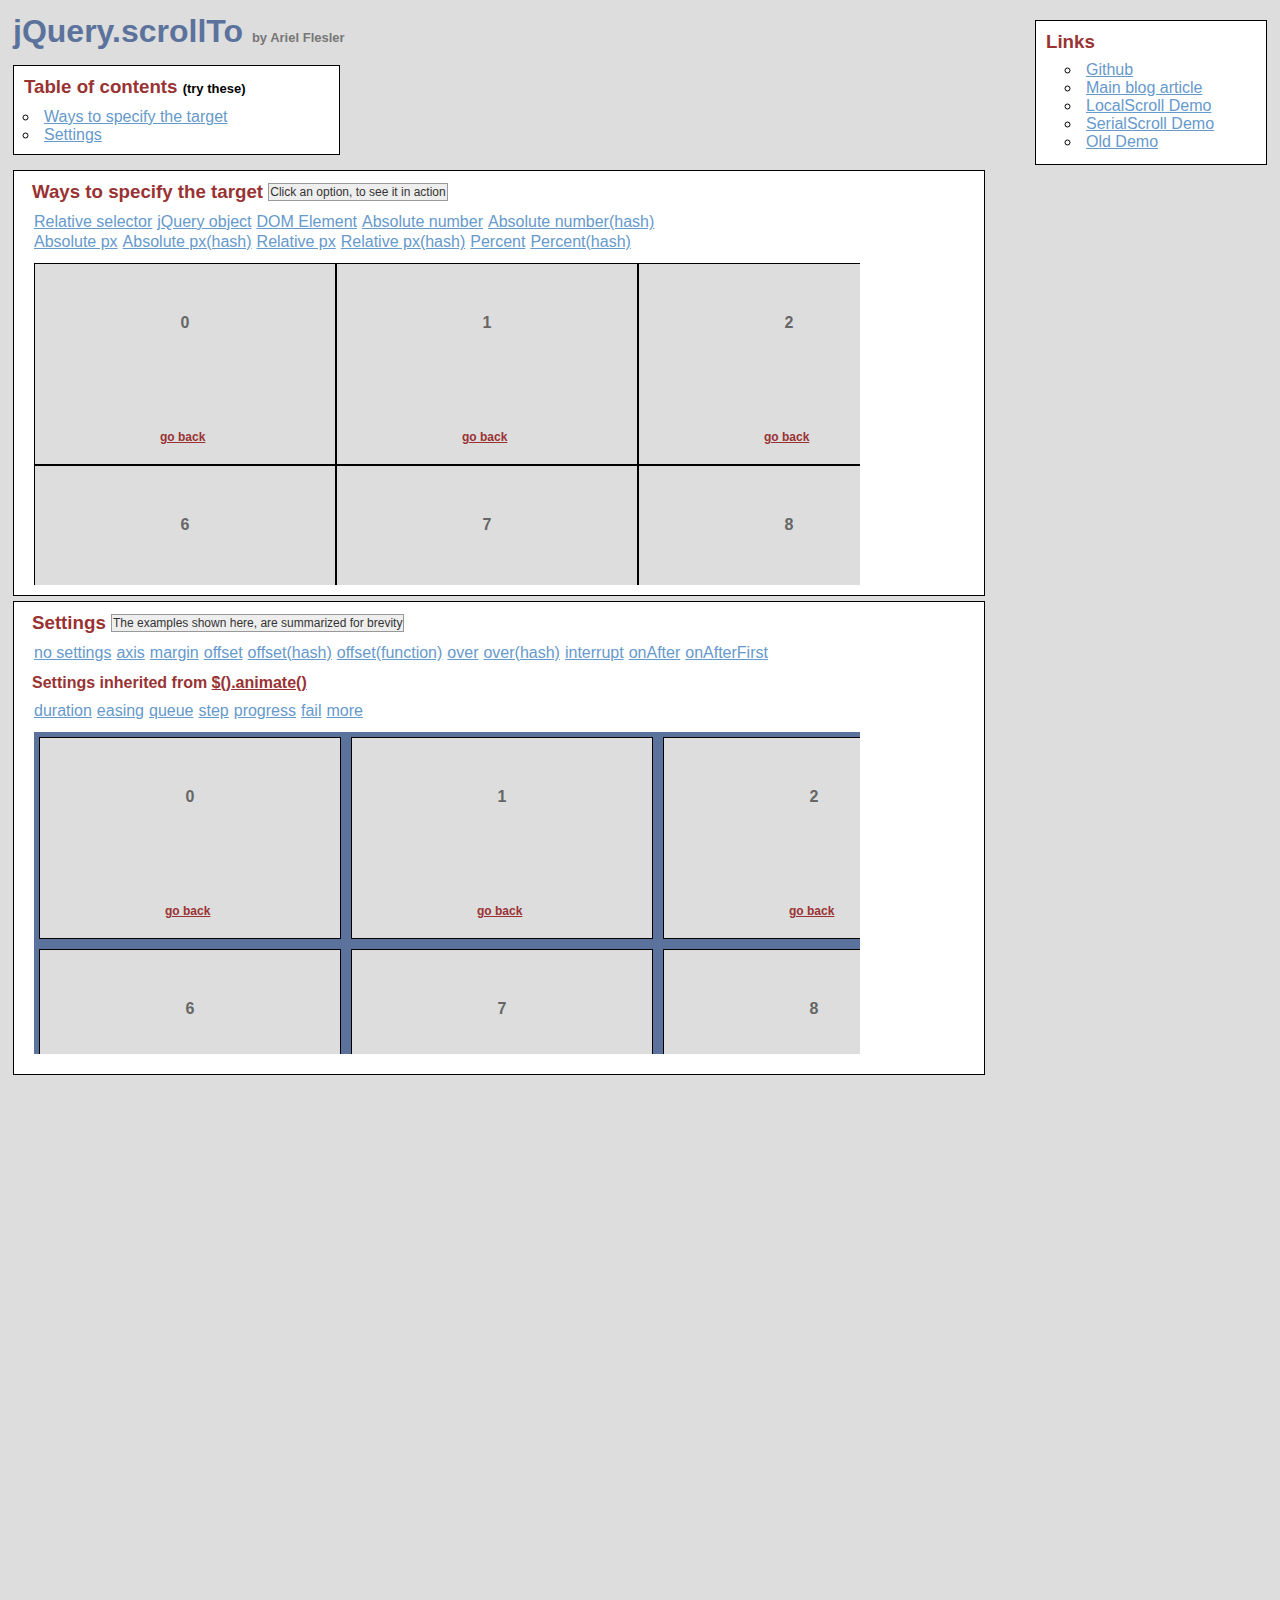
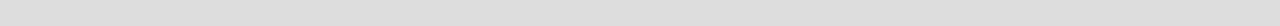
<file: documentation/assets/plugins/jquery-scrollTo/demo/index.html>
<!DOCTYPE html PUBLIC "-//W3C//DTD XHTML 1.0 Transitional//EN" "http://www.w3.org/TR/xhtml1/DTD/xhtml1-transitional.dtd">
<html xmlns="http://www.w3.org/1999/xhtml">
<head>
	<meta http-equiv="Content-Type" content="text/html; charset=iso-8859-1" />
	<title>jQuery.scrollTo</title>
	<meta name="keywords" content="javascript, jquery, plugins, scroll, scrollTo, smooth, animation, to, effect, ariel, flesler, window, overflow, element, navigation, customizable" />
	<meta name="description" content="Demo of jQuery.scrollTo. Lightweight, cross-browser and highly customizable animated scrolling with jQuery, made by Ariel Flesler." />
	<meta name="robots" content="index,follow" />
	<link type="text/css" rel="stylesheet" href="css/style.css" />
	<script type="text/javascript" src="https://ajax.googleapis.com/ajax/libs/jquery/1.8.0/jquery.min.js"></script>
	<script type="text/javascript" src="../jquery.scrollTo.min.js"></script>
	<script type="text/javascript">
		jQuery(function( $ ){
			/**
			 * Demo binding and preparation, no need to read this part
			 */
				//borrowed from jQuery easing plugin
				//http://gsgd.co.uk/sandbox/jquery.easing.php
				$.easing.elasout = function(x, t, b, c, d) {
					var s=1.70158;var p=0;var a=c;
					if (t==0) return b;  if ((t/=d)==1) return b+c;  if (!p) p=d*.3;
					if (a < Math.abs(c)) { a=c; var s=p/4; }
					else var s = p/(2*Math.PI) * Math.asin (c/a);
					return a*Math.pow(2,-10*t) * Math.sin( (t*d-s)*(2*Math.PI)/p ) + c + b;
				};
				$('a.back').click(function() {
					$(this).parents('div.pane').scrollTo(0, 800, { queue:true });
					$(this).parents('div.section').find('span.message').text( this.title);
					return false;
				});
				//just for the example, to stop the click on the links.
				$('ul.links').click(function(e){
					var link = e.target;
					if (link.target === '_blank') {
						return;
					}
					e.preventDefault();
					link.blur();
					if (link.title) {
						$(this).parent().find('span.message').text(link.title);
					}
				});
			
			// This one is important, many browsers don't reset scroll on refreshes
			// Reset all scrollable panes to (0,0)
			$('div.pane').scrollTo(0);
			// Reset the screen to (0,0)
			$.scrollTo(0);
			
			// TOC, shows how to scroll the whole window
			$('#toc a').click(function() {//$.scrollTo works EXACTLY the same way, but scrolls the whole screen
				$.scrollTo(this.hash, 1500, { easing:'elasout' });
				$(this.hash).find('span.message').text(this.title);
				return false;
			});
			
			// Target examples bindings
			var $target = $('#pane-target');
			$('#target-examples a').click(function() {
				$target.stop(true);
			});

			$('#relative-selector').click(function() {
				$target.scrollTo('li:eq(7)', 800);
			});
			$('#jquery-object').click(function() {
				$target.scrollTo($('#pane-target li:eq(14)') , 800);
			});
			$('#dom-element').click(function() {
				$target.scrollTo(document.getElementById('twenty'), 800);
			});
			$('#absolute-number').click(function() {
				$target.scrollTo(150, 800);
			});
			$('#absolute-number-hash').click(function() {
				$target.scrollTo({ top:800, left:700}, 800);
			});
			$('#absolute-px').click(function() {
				$target.scrollTo('520px', 800);
			});
			$('#absolute-px-hash').click(function() {
				$target.scrollTo({top:'110px', left:'290px'}, 800);
			});
			$('#relative-px').click(function() {
				$target.scrollTo('+=100', 500);
			});
			$('#relative-px-hash').click(function() {				
				$target.scrollTo({top:'-=100px', left:'+=100'}, 500);
			});
			$('#percentage-px').click(function() {				
				$target.scrollTo('50%', 800);
			});
			$('#percentage-px-hash').click(function() {				
				$target.scrollTo({top:'50%', left:'20%'}, 800);
			});
			
			// Settings examples bindings, they will all scroll to the same place, with different settings
			var $settings = $('#pane-settings');
			$('#settings-examples a').click(function() {
				// before each animation, reset to (0,0), skip this.
				$settings.stop(true).scrollTo(0);
			});
			
			$('#settings-no').click(function() {
				$settings.scrollTo('li:eq(15)', 1000);
			});
			$('#settings-axis').click(function() {// only scroll horizontally
				$settings.scrollTo('li:eq(15)', 1000, { axis:'x' });
			});
			$('#settings-duration').click(function() {// it's the same as specifying it in the 2nd argument
				$settings.scrollTo('li:eq(15)', { duration: 3000 });
			});
			$('#settings-easing').click(function() {
				$settings.scrollTo('li:eq(15)', 2500, { easing:'elasout' });
			});
			$('#settings-margin').click(function() {//scroll to the "outer" position of the element
				$settings.scrollTo('li:eq(15)', 1000, { margin:true });
			});
			$('#settings-offset').click(function() {//same as { top:-50, left:-50 }
				$settings.scrollTo('li:eq(15)', 1000, { offset:-50 });
			});
			$('#settings-offset-hash').click(function() {
				$settings.scrollTo('li:eq(15)', 1000, { offset:{ top:-5, left:-30 } });
			});
			$('#settings-offset-function').click(function() {
				$settings.scrollTo('li:eq(15)', 1000, {offset: function() { return {top:-30, left:-5}; }});
			});
			$('#settings-over').click(function() {//same as { top:-50, left:-50 }
				$settings.scrollTo('li:eq(15)', 1000, { over:0.5 });
			});
			$('#settings-over-hash').click(function() {
				$settings.scrollTo('li:eq(15)', 1000, { over:{ top:0.2, left:-0.5 } });
			});
			$('#settings-interrupt').click(function() {
				$settings.scrollTo('li:eq(15)', 10000, { interrupt:true });
			});
			$('#settings-queue').click(function() {//in this case, having 'axis' as 'xy' or 'yx' matters.
				$settings.scrollTo('li:eq(15)', 2000, { queue:true });
			});
			$('#settings-onAfter').click(function() {
				$settings.scrollTo('li:eq(15)', 2000, { 
					onAfter:function() {
						$('#settings-message').text('Got there!');
					}
				});
			});
			$('#settings-onAfterFirst').click(function() {//onAfterFirst exists only when queuing
				$settings.scrollTo('li:eq(15)', 1600, { 
					queue:true,
					onAfterFirst:function() {
						$('#settings-message').text('Got there horizontally!');
					},
					onAfter:function() {
						$('#settings-message').text('Got there vertically!');
					}
				});
			});
			$('#settings-step').click(function() {
				$settings.scrollTo('li:eq(15)', 2000, {step:function(now) {
					$('#settings-message').text(now.toFixed(2));
				}});
			});
			$('#settings-progress').click(function() {
				$settings.scrollTo('li:eq(15)', 2000, {progress:function(_, now) {
					$('#settings-message').text(Math.round(now*100) + '%');
				}});
			});
			$('#settings-fail').click(function() {
				$settings.scrollTo('li:eq(15)', 10000, {interrupt:true, fail:function() {
					$('#settings-message').text('Scroll interrupted!');
				}});
			});
		});
	</script>
</head>
<body>
	<h1>jQuery.scrollTo&nbsp;<strong>by Ariel Flesler</strong></h1>
	
	<div id="toc" class="part">
		<h3>Table of contents&nbsp;<strong>(try these)</strong></h3>
		<ul>
			<li><a title="$.scrollTo('#target-examples', 800, {easing:'elasout'});" href="#target-examples">Ways to specify the target</a></li>
			<li><a title="$.scrollTo('#settings-examples', 800, {easing:'elasout'});" href="#settings-examples">Settings</a></li>
		</ul>
	</div>
	
	<div id="links" class="part">
		<h3>Links</h3>
		<ul>
			<li><a target="_blank" href="https://github.com/flesler/jquery.scrollTo">Github</a></li>
			<li><a target="_blank" href="http://flesler.blogspot.com/2007/10/jqueryscrollto.html">Main blog article</a></li>
			<li><a target="_blank" href="http://demos.flesler.com/jquery/localScroll/">LocalScroll Demo</a></li>
			<li><a target="_blank" href="http://demos.flesler.com/jquery/serialScroll/">SerialScroll Demo</a></li>
			<li><a target="_blank" href="index.old.html">Old Demo</a></li>
		</ul>
	</div>
	<div id="target-examples" class="section part">
		<h3>Ways to specify the target&nbsp;<span id="target-message" class="message">Click an option, to see it in action</span></h3>
		<ul class="links">
			<li><a title="$(...).scrollTo('li:eq(7)', 800);" id="relative-selector" href="#">Relative selector</a></li>
			<li><a title="$(...).scrollTo($('div li:eq(14)'), 800);" id="jquery-object" href="#">jQuery object</a></li>
			<li><a title="$(...).scrollTo(document.getElementById('twenty'), 800);" id="dom-element" href="#">DOM Element</a></li>
			<li><a title="$(...).scrollTo(150, 800);" id="absolute-number" href="#">Absolute number</a></li>
			<li><a title="$(...).scrollTo({ top:800, left:700}, 800);" id="absolute-number-hash" href="#">Absolute number(hash)</a></li>
		</ul>
		<ul class="links">
			<li><a title="$(...).scrollTo('520px', 800);" id="absolute-px" href="#">Absolute px</a></li>
			<li><a title="$(...).scrollTo({top:'110px', left:'290px'}, 800);" id="absolute-px-hash" href="#">Absolute px(hash)</a></li>
			<li><a title="$(...).scrollTo('+=100px', 800);" id="relative-px" href="#">Relative px</a></li>
			<li><a title="$(...).scrollTo({top:'-=100px', left:'+=100'}, 800);" id="relative-px-hash" href="#">Relative px(hash)</a></li>
			<li><a title="$(...).scrollTo('50%', 800);" id="percentage-px" href="#">Percent</a></li>
			<li><a title="$(...).scrollTo({top:'50%', left:'20%'}, 800);" id="percentage-px-hash" href="#">Percent(hash)</a></li>
		</ul>
		<div id="pane-target" class="pane">
			<ul class="elements" style="height:1011px; width:1820px;">
				<li><p>0</p><a href="#" title="$(...).scrollTo(0, 800, {queue:true});" class="back">go back</a></li><li><p>1</p><a href="#" title="$(...).scrollTo(0, 800, {queue:true});" class="back">go back</a></li><li><p>2</p><a href="#" title="$(...).scrollTo(0, 800, {queue:true});" class="back">go back</a></li><li><p>3</p><a href="#" title="$(...).scrollTo(0, 800, {queue:true});" class="back">go back</a></li><li><p>4</p><a href="#" title="$(...).scrollTo(0, 800, {queue:true});" class="back">go back</a></li><li><p>5</p><a href="#" title="$(...).scrollTo(0, 800, {queue:true});" class="back">go back</a></li><li><p>6</p><a href="#" title="$(...).scrollTo(0, 800, {queue:true});" class="back">go back</a></li><li><p>7</p><a href="#" title="$(...).scrollTo(0, 800, {queue:true});" class="back">go back</a></li><li><p>8</p><a href="#" title="$(...).scrollTo(0, 800, {queue:true});" class="back">go back</a></li><li><p>9</p><a href="#" title="$(...).scrollTo(0, 800, {queue:true});" class="back">go back</a></li><li><p>10</p><a href="#" title="$(...).scrollTo(0, 800, {queue:true});" class="back">go back</a></li><li><p>11</p><a href="#" title="$(...).scrollTo(0, 800, {queue:true});" class="back">go back</a></li><li><p>12</p><a href="#" title="$(...).scrollTo(0, 800, {queue:true});" class="back">go back</a></li><li><p>13</p><a href="#" title="$(...).scrollTo(0, 800, {queue:true});" class="back">go back</a></li><li><p>14</p><a href="#" title="$(...).scrollTo(0, 800, {queue:true});" class="back">go back</a></li><li><p>15</p><a href="#" title="$(...).scrollTo(0, 800, {queue:true});" class="back">go back</a></li><li><p>16</p><a href="#" title="$(...).scrollTo(0, 800, {queue:true});" class="back">go back</a></li><li><p>17</p><a href="#" title="$(...).scrollTo(0, 800, {queue:true});" class="back">go back</a></li><li><p>18</p><a href="#" title="$(...).scrollTo(0, 800, {queue:true});" class="back">go back</a></li><li><p>19</p><a href="#" title="$(...).scrollTo(0, 800, {queue:true});" class="back">go back</a></li><li id="twenty"><p>20</p><a href="#" title="$(...).scrollTo(0, 800, {queue:true});" class="back">go back</a></li><li><p>21</p><a href="#" title="$(...).scrollTo(0, 800, {queue:true});" class="back">go back</a></li><li><p>22</p><a href="#" title="$(...).scrollTo(0, 800, {queue:true});" class="back">go back</a></li><li><p>23</p><a href="#" title="$(...).scrollTo(0, 800, {queue:true});" class="back">go back</a></li><li><p>24</p><a href="#" title="$(...).scrollTo(0, 800, {queue:true});" class="back">go back</a></li><li><p>25</p><a href="#" title="$(...).scrollTo(0, 800, {queue:true});" class="back">go back</a></li><li><p>26</p><a href="#" title="$(...).scrollTo(0, 800, {queue:true});" class="back">go back</a></li><li><p>27</p><a href="#" title="$(...).scrollTo(0, 800, {queue:true});" class="back">go back</a></li><li><p>28</p><a href="#" title="$(...).scrollTo(0, 800, {queue:true});" class="back">go back</a></li><li><p>29</p><a href="#" title="$(...).scrollTo(0, 800, {queue:true});" class="back">go back</a></li>
			</ul>
		</div>
	</div>
	<div id="settings-examples" class="section part">
		<h3>Settings&nbsp;<span id="settings-message" class="message">The examples shown here, are summarized for brevity</span></h3>
		<ul class="links">
			<li><a title="$(...).scrollTo('li:eq(15)', 1000);" id="settings-no" href="#">no settings</a></li>
			<li><a title="$(...).scrollTo('li:eq(15)', 1000, {axis:'x'});//only scroll on this axis (can be x, y, xy or yx)" id="settings-axis" href="#">axis</a></li>
			<li><a title="$(...).scrollTo('li:eq(15)', 1000, {margin:true});//deduct the margin and border from the final position" id="settings-margin" href="#">margin</a></li>
			<li><a title="$(...).scrollTo('li:eq(15)', 1000, {offset:-50});//add or deduct from the final position" id="settings-offset" href="#">offset</a></li>
			<li><a title="$(...).scrollTo('li:eq(15)', 1000, {offset: {top:-5, left:-30} });" id="settings-offset-hash" href="#">offset(hash)</a></li>
			<li><a title="$(...).scrollTo('li:eq(15)', 1000, {offset: function() { return {top:-30, left:-5}; }});" id="settings-offset-function" href="#">offset(function)</a></li>
			<li><a title="$(...).scrollTo('li:eq(15)', 1000, {over:0.5});//add or deduct a fraction of its height/width" id="settings-over" href="#">over</a></li>
			<li><a title="$(...).scrollTo('li:eq(15)', 1000, {over:{top:0.2, left:-0.5});" id="settings-over-hash" href="#">over(hash)</a></li>
			<li><a title="Scroll manually to interrupt the animation" id="settings-interrupt" href="#">interrupt</a></li>
			<li><a title="$(...).scrollTo('li:eq(15)', 1600, {onAfter:function() { } });//called after the scrolling ends" id="settings-onAfter" href="#">onAfter</a></li>
			<li><a title="$(...).scrollTo('li:eq(15)', 1600, {queue:true, onAfterFirst:function() { } });//called after the first axis scrolled" id="settings-onAfterFirst" href="#">onAfterFirst</a></li>
		</ul>
		<h4>Settings inherited from <a href="http://api.jquery.com/animate/#animate-properties-options" target="_blank">$().animate()</a></h4>
		<ul class="links">
			<li><a title="$(...).scrollTo('li:eq(15)', {duration:3000});//another way of calling the plugin" id="settings-duration" href="#">duration</a></li>
			<li><a title="$(...).scrollTo('li:eq(15)', 2500, {easing:'elasout'});//specify an easing equation" id="settings-easing" href="#">easing</a></li>
			<li><a title="$(...).scrollTo('li:eq(15)', 1600, {queue:true});//scroll one axis, then the other" id="settings-queue" href="#">queue</a></li>
			<li><a title="$(...).scrollTo('li:eq(15)', 2500, {step:function() { }'});//specify a step function" id="settings-step" href="#">step</a></li>
			<li><a title="$(...).scrollTo('li:eq(15)', 2500, {progress:function() { }'});//specify a progress function" id="settings-progress" href="#">progress</a></li>
			<li><a title="Scroll manually to interrupt and trigger the callback" id="settings-fail" href="#">fail</a></li>
			<li><a href="http://api.jquery.com/animate/#animate-properties-options" target="_blank">more</a></li>
		</ul>
		<div id="pane-settings" class="pane">
			<ul class="elements" style="height:1062px;width:1877px;">
				<li><p>0</p><a href="#" title="$(...).scrollTo(0, 800, {queue:true});" class="back">go back</a></li><li><p>1</p><a href="#" title="$(...).scrollTo(0, 800, {queue:true});" class="back">go back</a></li><li><p>2</p><a href="#" title="$(...).scrollTo(0, 800, {queue:true});" class="back">go back</a></li><li><p>3</p><a href="#" title="$(...).scrollTo(0, 800, {queue:true});" class="back">go back</a></li><li><p>4</p><a href="#" title="$(...).scrollTo(0, 800, {queue:true});" class="back">go back</a></li><li><p>5</p><a href="#" title="$(...).scrollTo(0, 800, {queue:true});" class="back">go back</a></li><li><p>6</p><a href="#" title="$(...).scrollTo(0, 800, {queue:true});" class="back">go back</a></li><li><p>7</p><a href="#" title="$(...).scrollTo(0, 800, {queue:true});" class="back">go back</a></li><li><p>8</p><a href="#" title="$(...).scrollTo(0, 800, {queue:true});" class="back">go back</a></li><li><p>9</p><a href="#" title="$(...).scrollTo(0, 800, {queue:true});" class="back">go back</a></li><li><p>10</p><a href="#" title="$(...).scrollTo(0, 800, {queue:true});" class="back">go back</a></li><li><p>11</p><a href="#" title="$(...).scrollTo(0, 800, {queue:true});" class="back">go back</a></li><li><p>12</p><a href="#" title="$(...).scrollTo(0, 800, {queue:true});" class="back">go back</a></li><li><p>13</p><a href="#" title="$(...).scrollTo(0, 800, {queue:true});" class="back">go back</a></li><li><p>14</p><a href="#" title="$(...).scrollTo(0, 800, {queue:true});" class="back">go back</a></li><li><p>15</p><a href="#" title="$(...).scrollTo(0, 800, {queue:true});" class="back">go back</a></li><li><p>16</p><a href="#" title="$(...).scrollTo(0, 800, {queue:true});" class="back">go back</a></li><li><p>17</p><a href="#" title="$(...).scrollTo(0, 800, {queue:true});" class="back">go back</a></li><li><p>18</p><a href="#" title="$(...).scrollTo(0, 800, {queue:true});" class="back">go back</a></li><li><p>19</p><a href="#" title="$(...).scrollTo(0, 800, {queue:true});" class="back">go back</a></li><li><p>20</p><a href="#" title="$(...).scrollTo(0, 800, {queue:true});" class="back">go back</a></li><li><p>21</p><a href="#" title="$(...).scrollTo(0, 800, {queue:true});" class="back">go back</a></li><li><p>22</p><a href="#" title="$(...).scrollTo(0, 800, {queue:true});" class="back">go back</a></li><li><p>23</p><a href="#" title="$(...).scrollTo(0, 800, {queue:true});" class="back">go back</a></li><li><p>24</p><a href="#" title="$(...).scrollTo(0, 800, {queue:true});" class="back">go back</a></li><li><p>25</p><a href="#" title="$(...).scrollTo(0, 800, {queue:true});" class="back">go back</a></li><li><p>26</p><a href="#" title="$(...).scrollTo(0, 800, {queue:true});" class="back">go back</a></li><li><p>27</p><a href="#" title="$(...).scrollTo(0, 800, {queue:true});" class="back">go back</a></li><li><p>28</p><a href="#" title="$(...).scrollTo(0, 800, {queue:true});" class="back">go back</a></li><li><p>29</p><a href="#" title="$(...).scrollTo(0, 800, {queue:true});" class="back">go back</a></li>
			</ul>
		</div>
	</div>
</body>
</html>
</file>
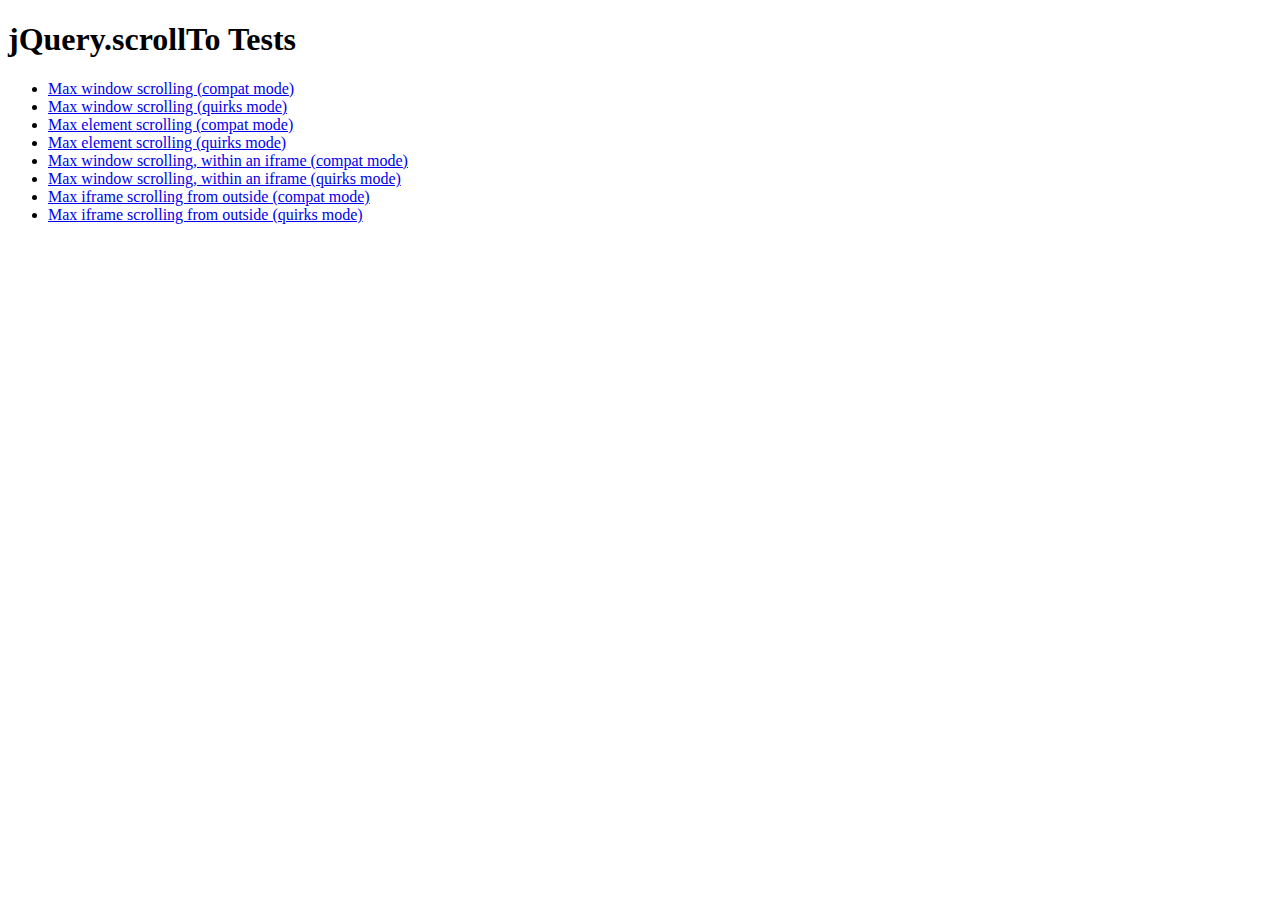
<file: documentation/assets/plugins/jquery-scrollTo/tests/index.html>
<!DOCTYPE html PUBLIC "-//W3C//DTD XHTML 1.0 Transitional//EN" "http://www.w3.org/TR/xhtml1/DTD/xhtml1-transitional.dtd">
<html xmlns="http://www.w3.org/1999/xhtml">
<head>
	<meta http-equiv="Content-Type" content="text/html; charset=iso-8859-1" />
	<title>jQuery.scrollTo Tests</title>
	<meta name="keywords" content="javascript, jquery, plugins, scroll, scrollTo, smooth, animation, to, effect, ariel, flesler, window, overflow, element, navigation, customizable" />
	<meta name="description" content="Tests for jQuery ScrollTo. Made by Ariel Flesler." />
	<meta name="robots" content="index,follow" />
</head>
<body>
	<h1>jQuery.scrollTo Tests</h1>
	
	<ul>
		<li><a href="WinMaxY-compat.html">Max window scrolling (compat mode)</a></li>
		<li><a href="WinMaxY-quirks.html">Max window scrolling (quirks mode)</a></li>
		<li><a href="ElemMaxY-compat.html">Max element scrolling (compat mode)</a></li>
		<li><a href="ElemMaxY-quirks.html">Max element scrolling (quirks mode)</a></li>
		<li><a href="WinMaxY-with-iframe-compat.html">Max window scrolling, within an iframe (compat mode)</a></li>
		<li><a href="WinMaxY-with-iframe-quirks.html">Max window scrolling, within an iframe (quirks mode)</a></li>
		<li><a href="WinMaxY-to-iframe-compat.html">Max iframe scrolling from outside (compat mode)</a></li>
		<li><a href="WinMaxY-to-iframe-quirks.html">Max iframe scrolling from outside (quirks mode)</a></li>
	</ul>
</body>
</html>
</file>
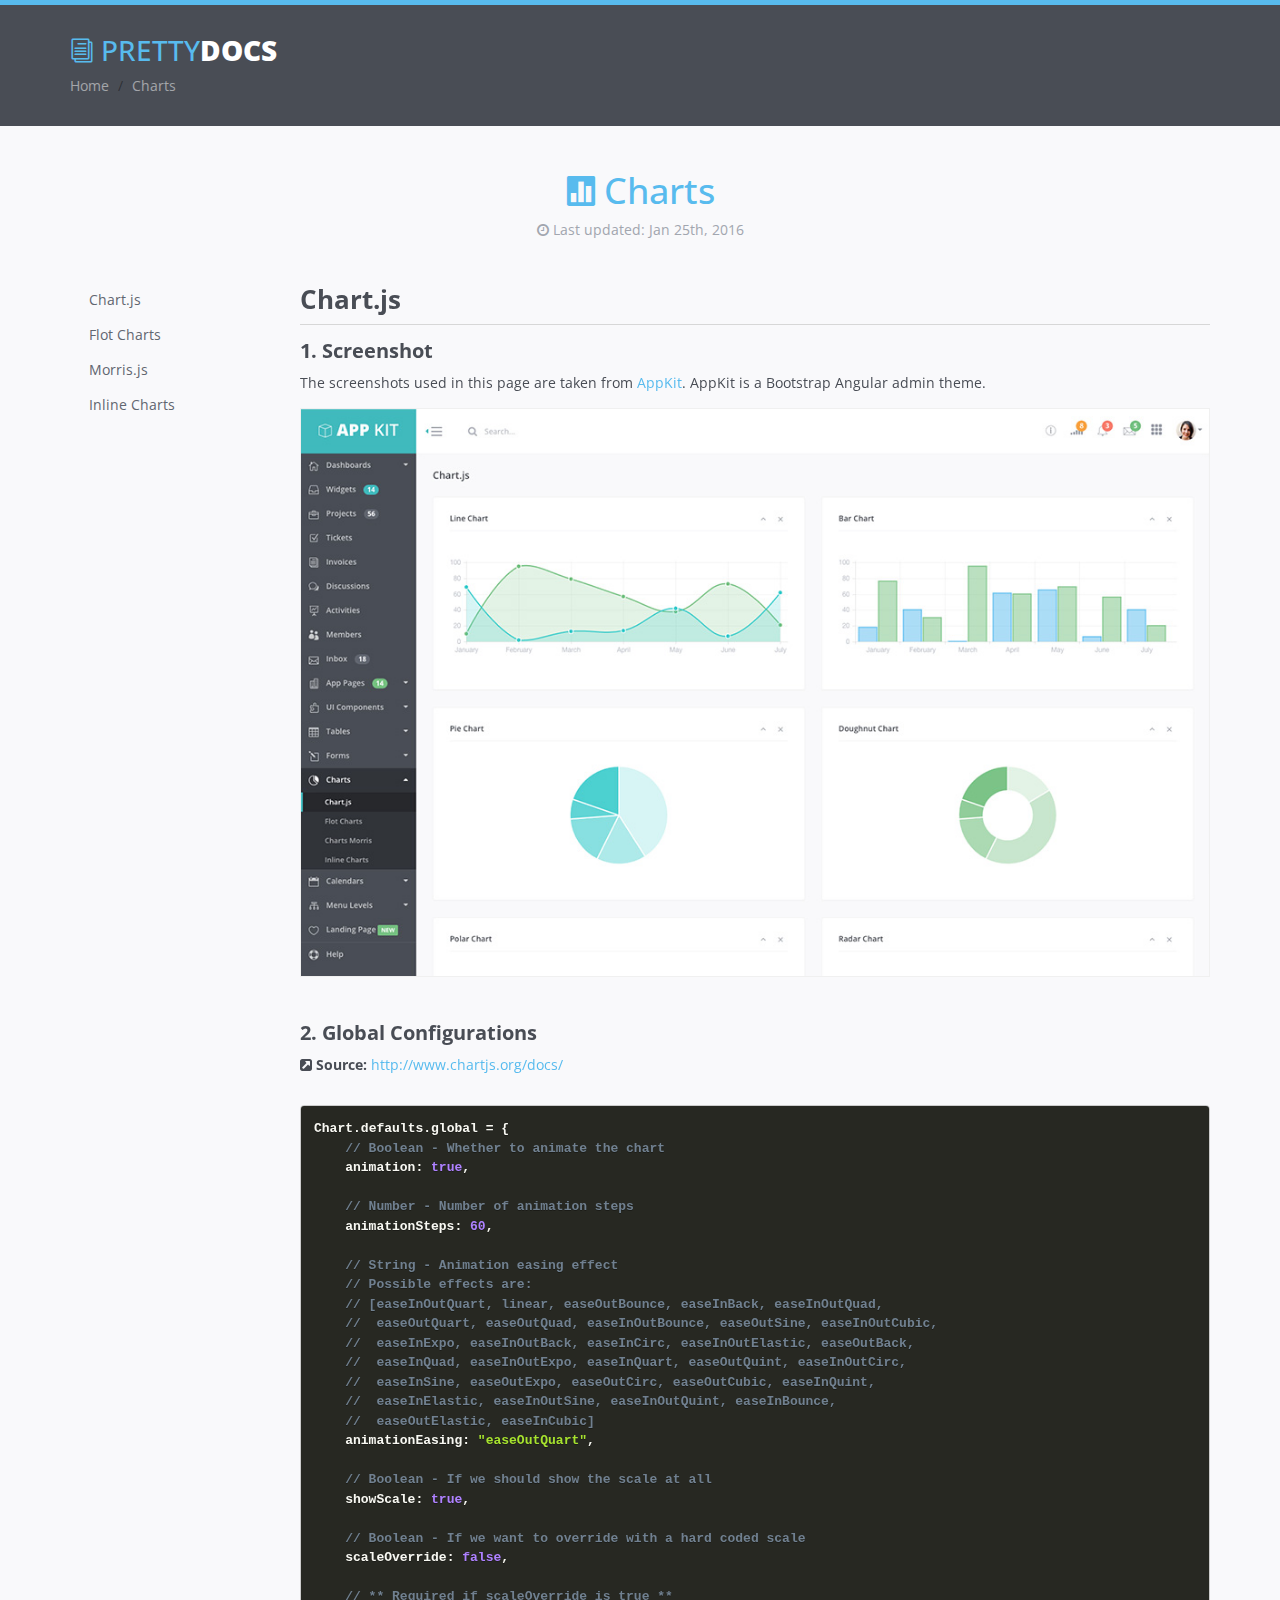
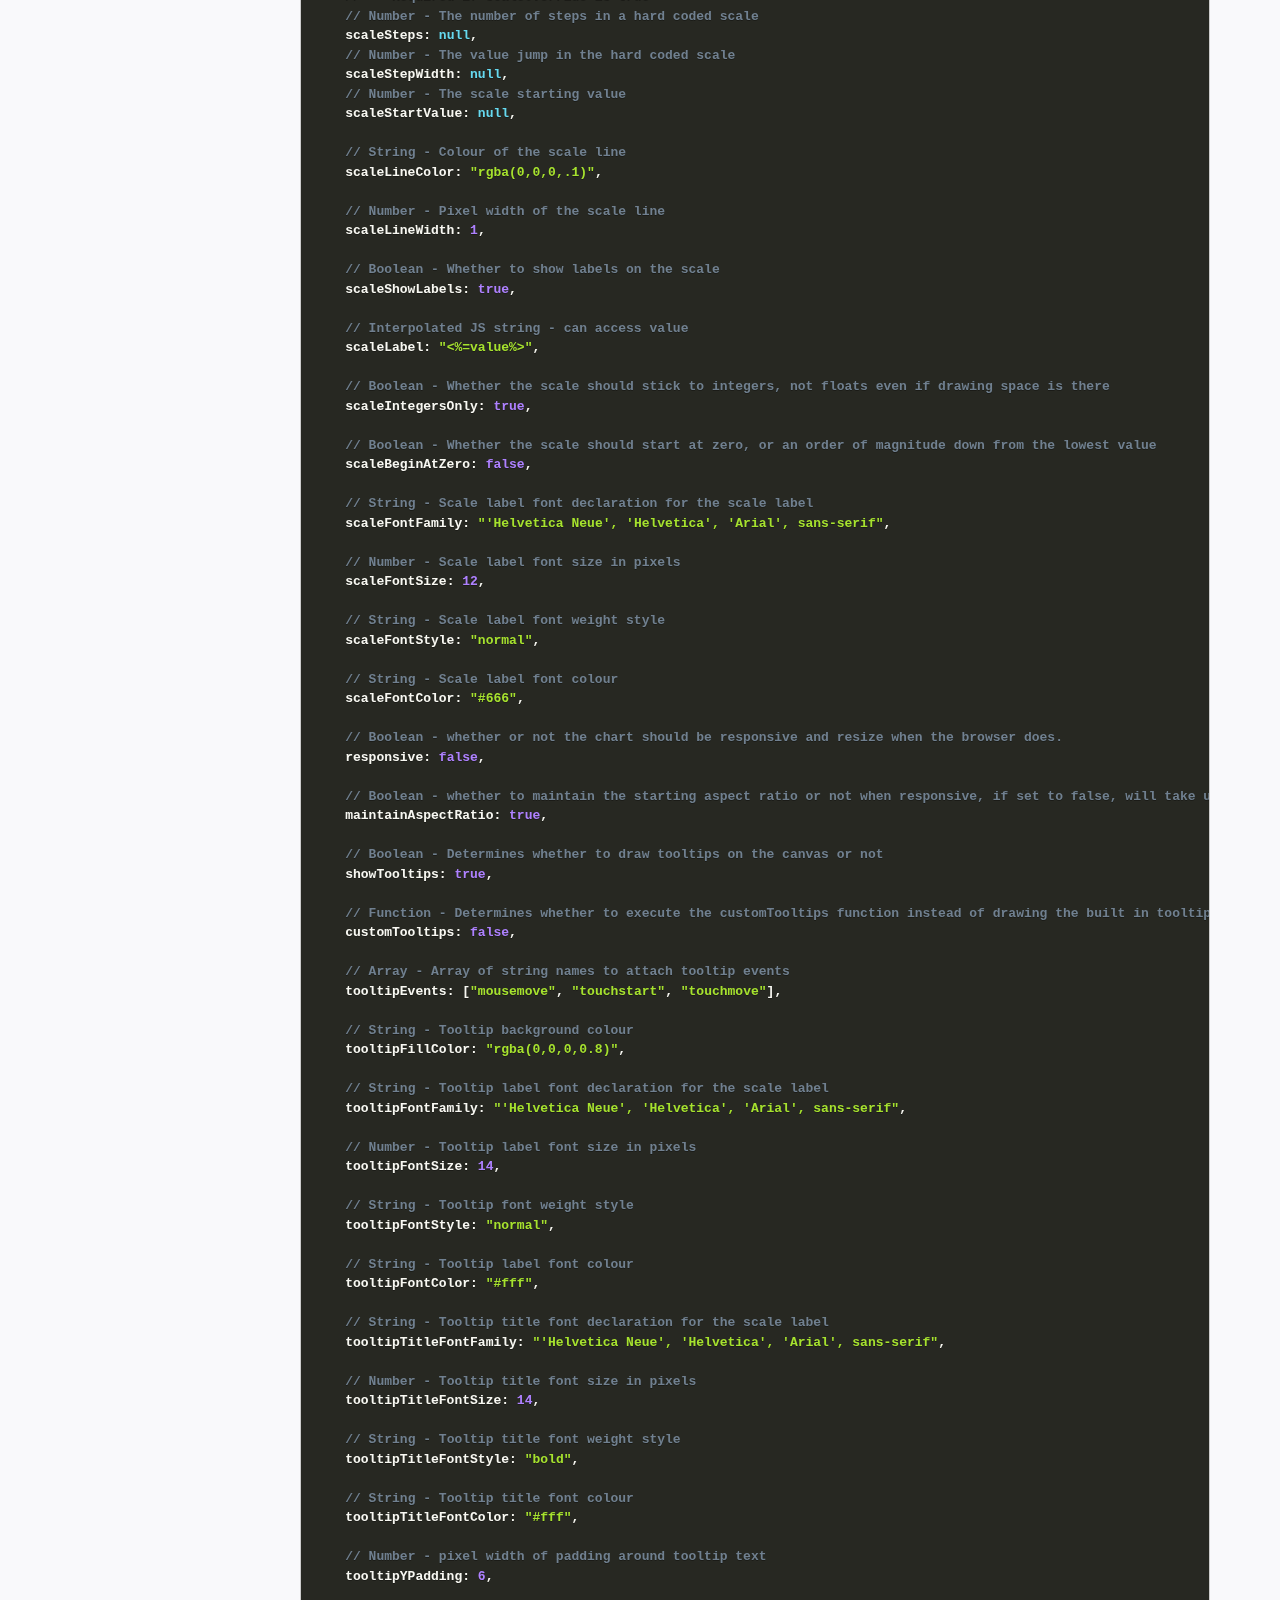
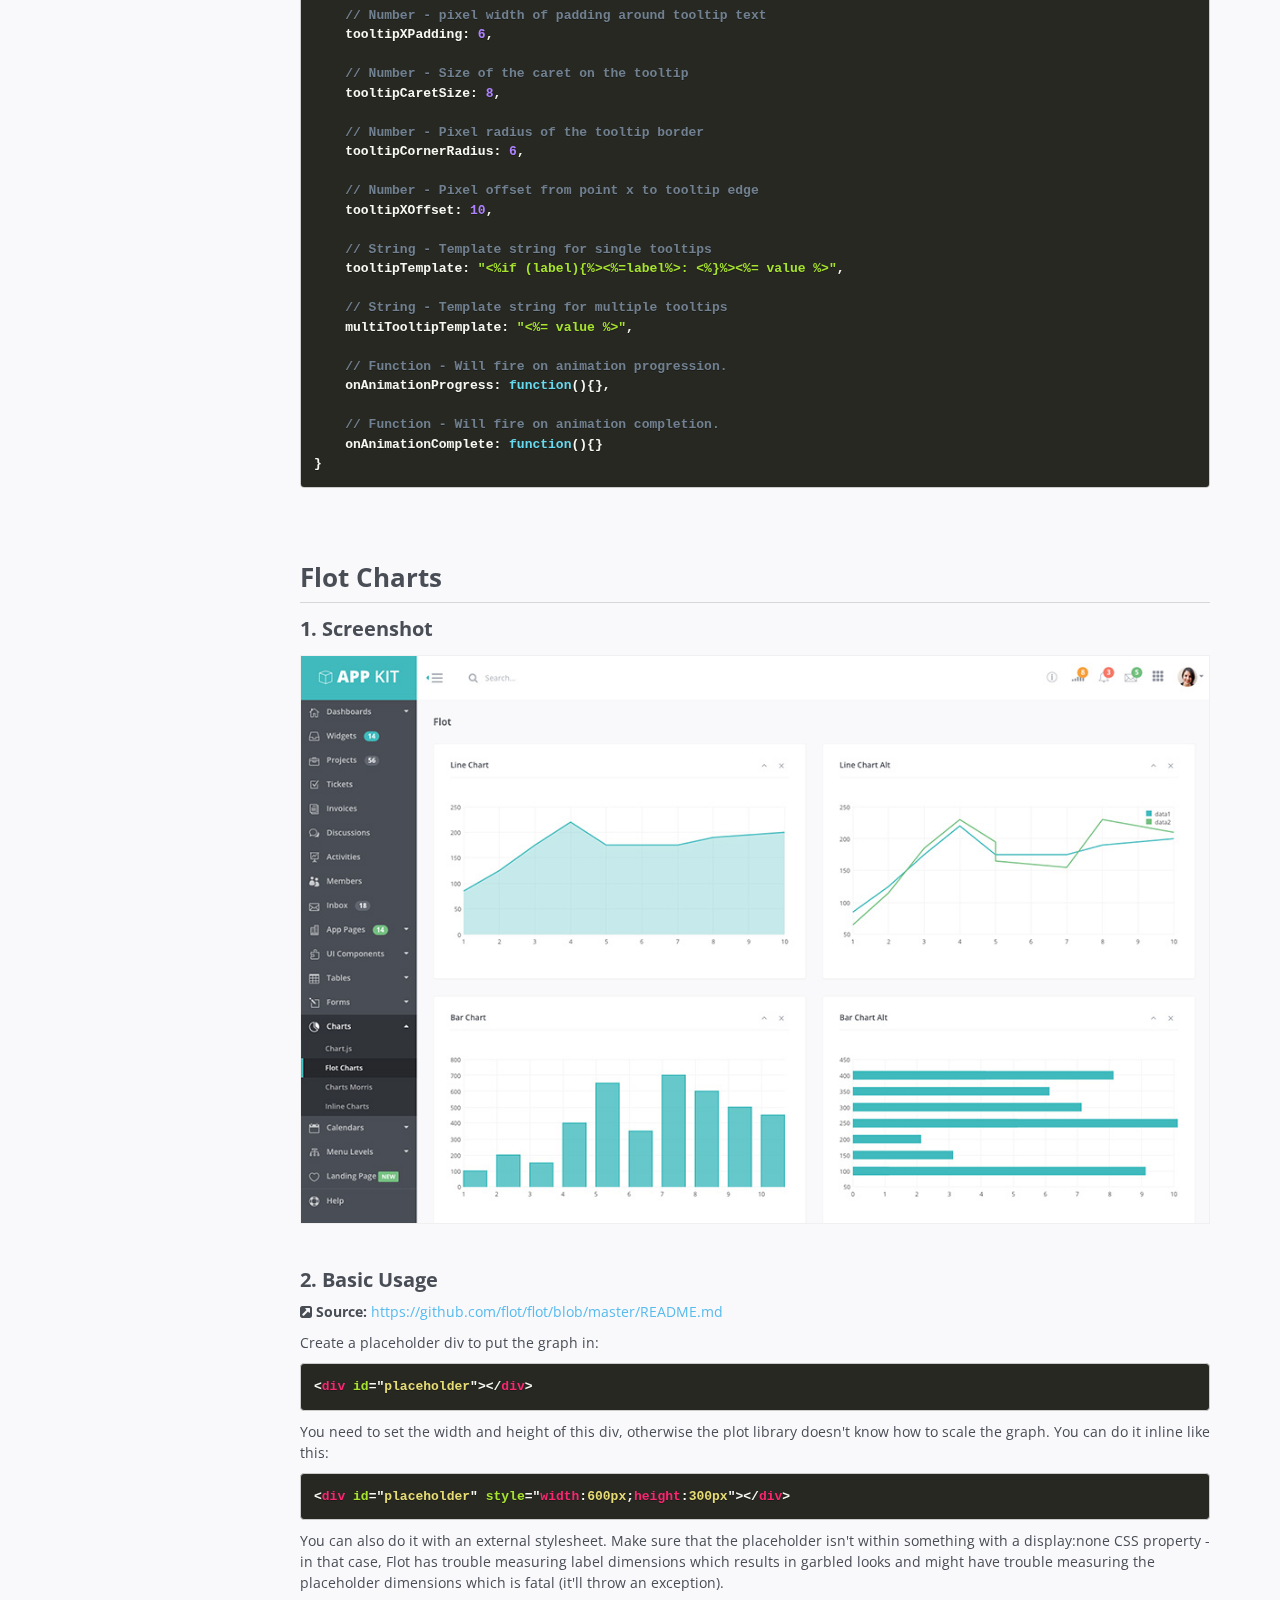
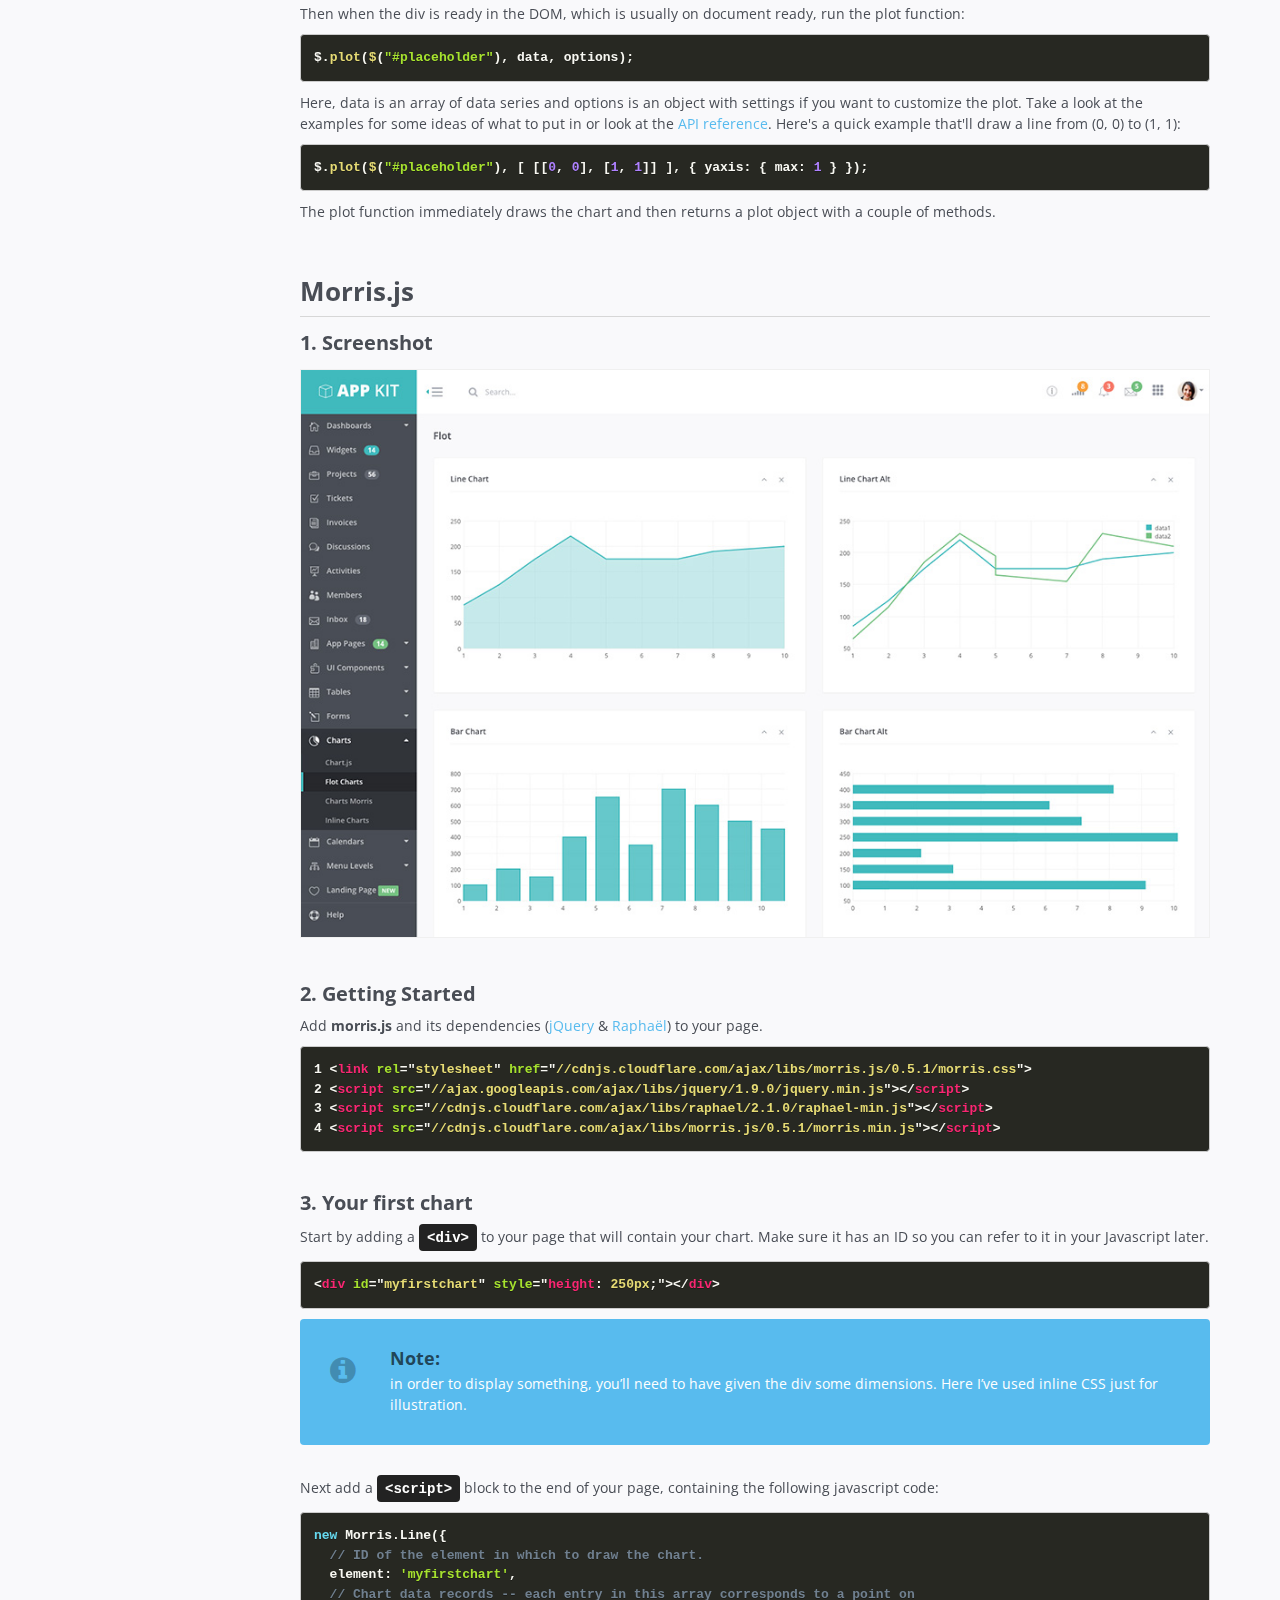
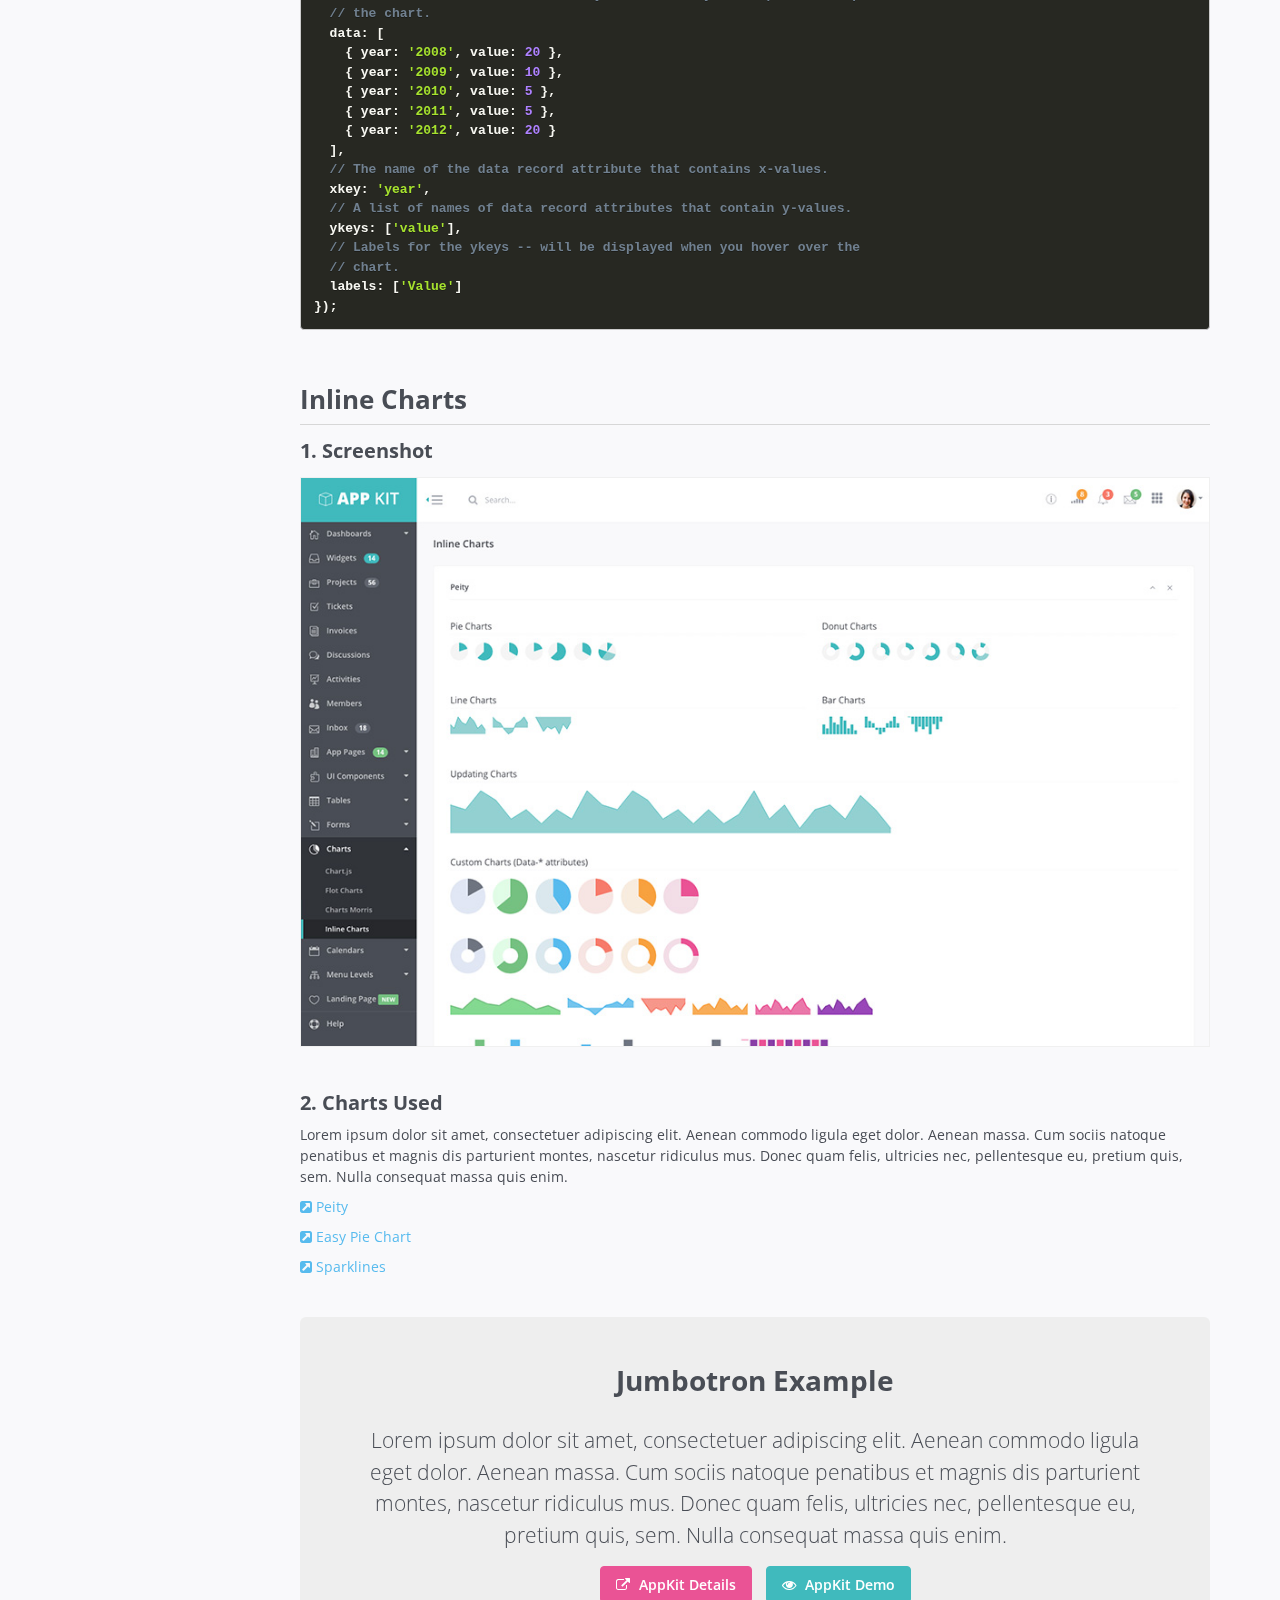
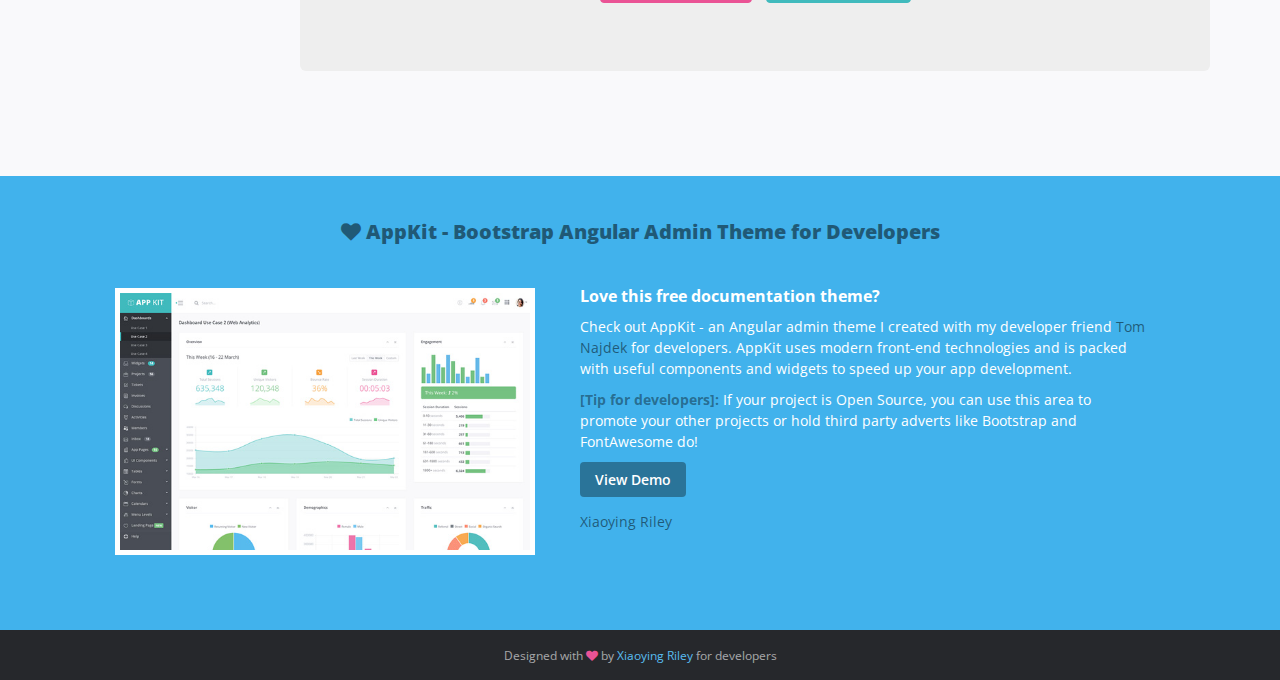
<file: documentation/charts.html>
<!DOCTYPE html>
<!--[if IE 8]> <html lang="en" class="ie8"> <![endif]-->  
<!--[if IE 9]> <html lang="en" class="ie9"> <![endif]-->  
<!--[if !IE]><!--> <html lang="en"> <!--<![endif]-->  
<head>
    <title>Responsive website template for documentations</title>
    <!-- Meta -->
    <meta charset="utf-8">
    <meta http-equiv="X-UA-Compatible" content="IE=edge">
    <meta name="viewport" content="width=device-width, initial-scale=1.0">
    <meta name="description" content="">
    <meta name="author" content="">    
    <link rel="shortcut icon" href="favicon.ico">  
    <link href='http://fonts.googleapis.com/css?family=Open+Sans:300italic,400italic,600italic,700italic,800italic,400,300,600,700,800' rel='stylesheet' type='text/css'>
    <!-- Global CSS -->
    <link rel="stylesheet" href="assets/plugins/bootstrap/css/bootstrap.min.css">   
    <!-- Plugins CSS -->    
    <link rel="stylesheet" href="assets/plugins/font-awesome/css/font-awesome.css">
    <link rel="stylesheet" href="assets/plugins/prism/prism.css">
    <link rel="stylesheet" href="assets/plugins/lightbox/dist/ekko-lightbox.min.css">
    <link rel="stylesheet" href="assets/plugins/elegant_font/css/style.css">

    <!-- Theme CSS -->
    <link id="theme-style" rel="stylesheet" href="assets/css/styles.css">
    <!-- HTML5 shim and Respond.js IE8 support of HTML5 elements and media queries -->
    <!--[if lt IE 9]>
      <script src="https://oss.maxcdn.com/html5shiv/3.7.2/html5shiv.min.js"></script>
      <script src="https://oss.maxcdn.com/respond/1.4.2/respond.min.js"></script>
    <![endif]-->
    
</head> 

<body class="body-blue">
    <div class="page-wrapper">
        <!-- ******Header****** -->
        <header id="header" class="header">
            <div class="container">
                <div class="branding">
                    <h1 class="logo">
                        <a href="index.html">
                            <span aria-hidden="true" class="icon_documents_alt icon"></span>
                            <span class="text-highlight">Pretty</span><span class="text-bold">Docs</span>
                        </a>
                    </h1>
                </div><!--//branding-->
                <ol class="breadcrumb">
                    <li><a href="index.html">Home</a></li>
                    <li class="active">Charts</li>
                </ol>
            </div><!--//container-->
        </header><!--//header-->
        <div class="doc-wrapper">
            <div class="container">
                <div id="doc-header" class="doc-header text-center">
                    <h1 class="doc-title"><span aria-hidden="true" class="icon icon_datareport_alt"></span> Charts</h1>
                    <div class="meta"><i class="fa fa-clock-o"></i> Last updated: Jan 25th, 2016</div>
                </div><!--//doc-header-->
                <div class="doc-body">
                    <div class="doc-content">
                        <div class="content-inner">
                            <section id="chartjs" class="doc-section">
                                <h2 class="section-title">Chart.js</h2>
                                <div class="section-block">
                                    <h3 class="block-title">1. Screenshot</h3>
                                    <p>The screenshots used in this page are taken from <a href="https://wrapbootstrap.com/theme/appkit-admin-theme-angularjs-WB051SCJ1?ref=3wm" target="_blank">AppKit</a>. AppKit is a Bootstrap Angular admin theme.</p>
                                    <div class="screenshot-holder">
                                        <a href="https://wrapbootstrap.com/theme/appkit-admin-theme-angularjs-WB051SCJ1?ref=3wm" target="_blank"><img class="img-responsive" src="assets/images/demo/appkit-chart-chartjs.jpg" alt="screenshot" /></a>
                                        <a class="mask" href="https://wrapbootstrap.com/theme/appkit-admin-theme-angularjs-WB051SCJ1?ref=3wm" target="_blank"><i class="icon fa fa-link"></i></a>
                                    </div> 
                                </div><!--//section-block-->
                                <div class="section-block">
                                    <h3 class="block-title">2. Global Configurations</h3>
                                    <p><strong><i class="fa fa-external-link-square"></i> Source:</strong> <a href="http://www.chartjs.org/docs/" target="_blank">http://www.chartjs.org/docs/</a></p>
                                    <div class="code-block">
                                        <pre><code class="language-javascript">Chart.defaults.global = {
    // Boolean - Whether to animate the chart
    animation: true,

    // Number - Number of animation steps
    animationSteps: 60,

    // String - Animation easing effect
    // Possible effects are:
    // [easeInOutQuart, linear, easeOutBounce, easeInBack, easeInOutQuad,
    //  easeOutQuart, easeOutQuad, easeInOutBounce, easeOutSine, easeInOutCubic,
    //  easeInExpo, easeInOutBack, easeInCirc, easeInOutElastic, easeOutBack,
    //  easeInQuad, easeInOutExpo, easeInQuart, easeOutQuint, easeInOutCirc,
    //  easeInSine, easeOutExpo, easeOutCirc, easeOutCubic, easeInQuint,
    //  easeInElastic, easeInOutSine, easeInOutQuint, easeInBounce,
    //  easeOutElastic, easeInCubic]
    animationEasing: &#x22;easeOutQuart&#x22;,

    // Boolean - If we should show the scale at all
    showScale: true,

    // Boolean - If we want to override with a hard coded scale
    scaleOverride: false,

    // ** Required if scaleOverride is true **
    // Number - The number of steps in a hard coded scale
    scaleSteps: null,
    // Number - The value jump in the hard coded scale
    scaleStepWidth: null,
    // Number - The scale starting value
    scaleStartValue: null,

    // String - Colour of the scale line
    scaleLineColor: &#x22;rgba(0,0,0,.1)&#x22;,

    // Number - Pixel width of the scale line
    scaleLineWidth: 1,

    // Boolean - Whether to show labels on the scale
    scaleShowLabels: true,

    // Interpolated JS string - can access value
    scaleLabel: &#x22;&#x3C;%=value%&#x3E;&#x22;,

    // Boolean - Whether the scale should stick to integers, not floats even if drawing space is there
    scaleIntegersOnly: true,

    // Boolean - Whether the scale should start at zero, or an order of magnitude down from the lowest value
    scaleBeginAtZero: false,

    // String - Scale label font declaration for the scale label
    scaleFontFamily: &#x22;&#x27;Helvetica Neue&#x27;, &#x27;Helvetica&#x27;, &#x27;Arial&#x27;, sans-serif&#x22;,

    // Number - Scale label font size in pixels
    scaleFontSize: 12,

    // String - Scale label font weight style
    scaleFontStyle: &#x22;normal&#x22;,

    // String - Scale label font colour
    scaleFontColor: &#x22;#666&#x22;,

    // Boolean - whether or not the chart should be responsive and resize when the browser does.
    responsive: false,

    // Boolean - whether to maintain the starting aspect ratio or not when responsive, if set to false, will take up entire container
    maintainAspectRatio: true,

    // Boolean - Determines whether to draw tooltips on the canvas or not
    showTooltips: true,

    // Function - Determines whether to execute the customTooltips function instead of drawing the built in tooltips (See [Advanced - External Tooltips](#advanced-usage-custom-tooltips))
    customTooltips: false,

    // Array - Array of string names to attach tooltip events
    tooltipEvents: [&#x22;mousemove&#x22;, &#x22;touchstart&#x22;, &#x22;touchmove&#x22;],

    // String - Tooltip background colour
    tooltipFillColor: &#x22;rgba(0,0,0,0.8)&#x22;,

    // String - Tooltip label font declaration for the scale label
    tooltipFontFamily: &#x22;&#x27;Helvetica Neue&#x27;, &#x27;Helvetica&#x27;, &#x27;Arial&#x27;, sans-serif&#x22;,

    // Number - Tooltip label font size in pixels
    tooltipFontSize: 14,

    // String - Tooltip font weight style
    tooltipFontStyle: &#x22;normal&#x22;,

    // String - Tooltip label font colour
    tooltipFontColor: &#x22;#fff&#x22;,

    // String - Tooltip title font declaration for the scale label
    tooltipTitleFontFamily: &#x22;&#x27;Helvetica Neue&#x27;, &#x27;Helvetica&#x27;, &#x27;Arial&#x27;, sans-serif&#x22;,

    // Number - Tooltip title font size in pixels
    tooltipTitleFontSize: 14,

    // String - Tooltip title font weight style
    tooltipTitleFontStyle: &#x22;bold&#x22;,

    // String - Tooltip title font colour
    tooltipTitleFontColor: &#x22;#fff&#x22;,

    // Number - pixel width of padding around tooltip text
    tooltipYPadding: 6,

    // Number - pixel width of padding around tooltip text
    tooltipXPadding: 6,

    // Number - Size of the caret on the tooltip
    tooltipCaretSize: 8,

    // Number - Pixel radius of the tooltip border
    tooltipCornerRadius: 6,

    // Number - Pixel offset from point x to tooltip edge
    tooltipXOffset: 10,

    // String - Template string for single tooltips
    tooltipTemplate: &#x22;&#x3C;%if (label){%&#x3E;&#x3C;%=label%&#x3E;: &#x3C;%}%&#x3E;&#x3C;%= value %&#x3E;&#x22;,

    // String - Template string for multiple tooltips
    multiTooltipTemplate: &#x22;&#x3C;%= value %&#x3E;&#x22;,

    // Function - Will fire on animation progression.
    onAnimationProgress: function(){},

    // Function - Will fire on animation completion.
    onAnimationComplete: function(){}
}</code></pre>
                                    </div><!--//code-block-->
                                </div><!--//section-block-->
                            </section><!--//doc-section-->
                            
                            <section id="flot" class="doc-section">
                                <h2 class="section-title">Flot Charts</h2>
                                <div class="section-block">
                                    <h3 class="block-title">1. Screenshot</h3>
                                    <div class="screenshot-holder">
                                        <a href="https://wrapbootstrap.com/theme/appkit-admin-theme-angularjs-WB051SCJ1?ref=3wm" target="_blank"><img class="img-responsive" src="assets/images/demo/appkit-chart-flot.jpg" alt="screenshot" /></a>
                                        <a class="mask" href="https://wrapbootstrap.com/theme/appkit-admin-theme-angularjs-WB051SCJ1?ref=3wm" target="_blank"><i class="icon fa fa-link"></i></a>
                                    </div> 
                                </div><!--//section-block-->
                                <div class="section-block">
                                    <h3 class="block-title">2. Basic Usage</h3>
                                    <p><strong><i class="fa fa-external-link-square"></i> Source:</strong> <a href="https://github.com/flot/flot/blob/master/README.md" target="_blank">https://github.com/flot/flot/blob/master/README.md</a></p>
                                    <p>Create a placeholder div to put the graph in:</p>
                                    <p><pre><code class="language-markup">&#x3C;div id=&#x22;placeholder&#x22;&#x3E;&#x3C;/div&#x3E;</code></pre></p>
                                    <p>You need to set the width and height of this div, otherwise the plot library doesn't know how to scale the graph. You can do it inline like this:</p>
                                    <p><pre><code class="language-markup">&#x3C;div id=&#x22;placeholder&#x22; style=&#x22;width:600px;height:300px&#x22;&#x3E;&#x3C;/div&#x3E;</code></pre></p>
                                    <p>You can also do it with an external stylesheet. Make sure that the placeholder isn't within something with a display:none CSS property - in that case, Flot has trouble measuring label dimensions which results in garbled looks and might have trouble measuring the placeholder dimensions which is fatal (it'll throw an exception).</p>

                                    <p>Then when the div is ready in the DOM, which is usually on document ready, run the plot function:</p>
                                    <p><pre><code class="language-javascript">$.plot($(&#x22;#placeholder&#x22;), data, options);</code></pre></p>
                                    <p>Here, data is an array of data series and options is an object with settings if you want to customize the plot. Take a look at the examples for some ideas of what to put in or look at the <a href="#">API reference</a>. Here's a quick example that'll draw a line from (0, 0) to (1, 1):</p>
                                    
                                    <p><pre><code class="language-javascript">$.plot($(&#x22;#placeholder&#x22;), [ [[0, 0], [1, 1]] ], { yaxis: { max: 1 } });</code></pre></p>
                                    <p>The plot function immediately draws the chart and then returns a plot object with a couple of methods.</p>
                                    
                                </div><!--//section-block-->
                            </section><!--//doc-section-->
                            
                            <section id="morris" class="doc-section">
                                <h2 class="section-title">Morris.js</h2>
                                <div class="section-block">
                                    <h3 class="block-title">1. Screenshot</h3>
                                    <div class="screenshot-holder">
                                        <a href="https://wrapbootstrap.com/theme/appkit-admin-theme-angularjs-WB051SCJ1?ref=3wm" target="_blank"><img class="img-responsive" src="assets/images/demo/appkit-chart-flot.jpg" alt="screenshot" /></a>
                                        <a class="mask" href="https://wrapbootstrap.com/theme/appkit-admin-theme-angularjs-WB051SCJ1?ref=3wm" target="_blank"><i class="icon fa fa-link"></i></a>
                                    </div> 
                                </div><!--//section-block-->
                                <div class="section-block">
                                    <h3 class="block-title">2. Getting Started</h3>
                                    <p>Add <strong>morris.js</strong> and its dependencies (<a href="#">jQuery</a> &amp; <a href="#">Raphaël</a>) to your page.</p>
                                    <p><pre><code class="language-markup">1 &#x3C;link rel=&#x22;stylesheet&#x22; href=&#x22;//cdnjs.cloudflare.com/ajax/libs/morris.js/0.5.1/morris.css&#x22;&#x3E;
2 &#x3C;script src=&#x22;//ajax.googleapis.com/ajax/libs/jquery/1.9.0/jquery.min.js&#x22;&#x3E;&#x3C;/script&#x3E;
3 &#x3C;script src=&#x22;//cdnjs.cloudflare.com/ajax/libs/raphael/2.1.0/raphael-min.js&#x22;&#x3E;&#x3C;/script&#x3E;
4 &#x3C;script src=&#x22;//cdnjs.cloudflare.com/ajax/libs/morris.js/0.5.1/morris.min.js&#x22;&#x3E;&#x3C;/script&#x3E;</code></pre></p>
                                     
                                    
                                </div><!--//section-block-->
                                <div class="section-block">
                                    <h3 class="block-title">3. Your first chart</h3>
                                    <p>Start by adding a <code>&lt;div&gt;</code> to your page that will contain your chart. Make
sure it has an ID so you can refer to it in your Javascript later.</p>
                                    <p><pre><code class="language-markup">&#x3C;div id=&#x22;myfirstchart&#x22; style=&#x22;height: 250px;&#x22;&#x3E;&#x3C;/div&#x3E;</code></pre></p>
                                    <div class="callout-block callout-info">
                                        <div class="icon-holder">
                                            <i class="fa fa-info-circle"></i>
                                        </div><!--//icon-holder-->
                                        <div class="content">
                                            <h4 class="callout-title">Note:</h4>
                                            <p>in order to display something, you’ll need to have given the div some dimensions. Here I’ve used inline CSS just for illustration.</p>
                                        </div><!--//content-->
                                    </div>
                                    <p>Next add a <code>&lt;script&gt;</code> block to the end of your page, containing the following
javascript code:</p>
                                    <p><pre><code class="language-javascript">new Morris.Line({
  // ID of the element in which to draw the chart.
  element: &#x27;myfirstchart&#x27;,
  // Chart data records -- each entry in this array corresponds to a point on
  // the chart.
  data: [
    { year: &#x27;2008&#x27;, value: 20 },
    { year: &#x27;2009&#x27;, value: 10 },
    { year: &#x27;2010&#x27;, value: 5 },
    { year: &#x27;2011&#x27;, value: 5 },
    { year: &#x27;2012&#x27;, value: 20 }
  ],
  // The name of the data record attribute that contains x-values.
  xkey: &#x27;year&#x27;,
  // A list of names of data record attributes that contain y-values.
  ykeys: [&#x27;value&#x27;],
  // Labels for the ykeys -- will be displayed when you hover over the
  // chart.
  labels: [&#x27;Value&#x27;]
});</code></pre></p>

                                     
                                    
                                </div><!--//section-block-->
                            </section><!--//doc-section-->
                            
                            <section id="inline" class="doc-section">
                                <h2 class="section-title">Inline Charts</h2>
                                <div class="section-block">
                                    <h3 class="block-title">1. Screenshot</h3>
                                    <div class="screenshot-holder">
                                        <a href="https://wrapbootstrap.com/theme/appkit-admin-theme-angularjs-WB051SCJ1?ref=3wm" target="_blank"><img class="img-responsive" src="assets/images/demo/appkit-chart-inline.jpg" alt="screenshot" /></a>
                                        <a class="mask" href="https://wrapbootstrap.com/theme/appkit-admin-theme-angularjs-WB051SCJ1?ref=3wm" target="_blank"><i class="icon fa fa-link"></i></a>
                                    </div>
                                </div><!--//section-block-->
                                <div class="section-block">
                                    <h3 class="block-title">2. Charts Used</h3>
                                    <p>Lorem ipsum dolor sit amet, consectetuer adipiscing elit. Aenean commodo ligula eget dolor. Aenean massa. Cum sociis natoque penatibus et magnis dis parturient montes, nascetur ridiculus mus. Donec quam felis, ultricies nec, pellentesque eu, pretium quis, sem. Nulla consequat massa quis enim.</p>
                                    <ul class="list list-unstyled">
                                        <li><a href="#" target="_blank"><i class="fa fa-external-link-square"></i> Peity</a></li>
                                        <li><a href="#" target="_blank"><i class="fa fa-external-link-square"></i> Easy Pie Chart</a></li>
                                        <li><a href="#" target="_blank"><i class="fa fa-external-link-square"></i> Sparklines</a></li>
                                    </ul>
                                </div><!--//section-block-->
                                <div class="section-block">
                                    <div class="jumbotron text-center">
                                        <h1>Jumbotron Example</h1>
                                        <p>Lorem ipsum dolor sit amet, consectetuer adipiscing elit. Aenean commodo ligula eget dolor. Aenean massa. Cum sociis natoque penatibus et magnis dis parturient montes, nascetur ridiculus mus. Donec quam felis, ultricies nec, pellentesque eu, pretium quis, sem. Nulla consequat massa quis enim.</p>
                                        <ul class="list list-inline center-block">
                                            <li><a class="btn btn-cta btn-pink" href="https://wrapbootstrap.com/theme/appkit-admin-theme-angularjs-WB051SCJ1?ref=3wm" target="_blank"><i class="fa fa-external-link"></i> AppKit Details</a></li>
                                            <li><a class="btn btn-cta btn-primary" href="https://wrapbootstrap.com/theme/appkit-admin-theme-angularjs-WB051SCJ1?ref=3wm" target="_blank"><i class="fa fa-eye"></i> AppKit Demo</a></li>
                                        </ul>
                                    </div><!--//jumbotron-->
                                </div><!--//section-->
                            </section><!--//doc-section-->

                            
                        </div><!--//content-inner-->
                    </div><!--//doc-content-->
                    <div class="doc-sidebar">
                        <nav id="doc-nav">
                            <ul id="doc-menu" class="nav doc-menu hidden-xs" data-spy="affix">
                                <li><a class="scrollto" href="#chartjs">Chart.js</a></li>
                                <li><a class="scrollto" href="#flot">Flot Charts</a></li>
                                <li><a class="scrollto" href="#morris">Morris.js</a></li>
                                <li><a class="scrollto" href="#inline">Inline Charts</a></li>
                            </ul><!--//doc-menu-->
                        </nav>
                    </div><!--//doc-sidebar-->
                </div><!--//doc-body-->              
            </div><!--//container-->
        </div><!--//doc-wrapper-->
        
        <div id="promo-block" class="promo-block promo-block-2">
            <div class="container">
                <div class="promo-block-inner">
                    <h3 class="promo-title text-center"><i class="fa fa-heart"></i> <a href="https://wrapbootstrap.com/theme/appkit-admin-theme-angularjs-WB051SCJ1?ref=3wm" target="_blank">AppKit - Bootstrap Angular Admin Theme for Developers</a></h3>
                    <div class="row">
                        <div class="figure-holder col-md-5 col-sm-6 col-xs-12">
                            <div class="figure-holder-inner">
                                <a href="https://wrapbootstrap.com/theme/appkit-admin-theme-angularjs-WB051SCJ1?ref=3wm" target="_blank"><img class="img-responsive" src="assets/images/demo/appkit-dashboard-2-thumb.jpg" alt="AppKit Theme" /></a>
                                <a class="mask" href="https://wrapbootstrap.com/theme/appkit-admin-theme-angularjs-WB051SCJ1?ref=3wm" target="_blank"><i class="icon fa fa-heart pink"></i></a>
                            </div>
                        </div><!--//figure-holder-->
                        <div class="content-holder col-md-7 col-sm-6 col-xs-12">
                            <div class="content-holder-inner">
                                <div class="desc">
                                    <h4 class="content-title"><strong>Love this free documentation theme?</strong></h4>
                                    <p>Check out AppKit - an Angular admin theme I created with my developer friend <a href="https://twitter.com/tnajdek">Tom Najdek</a> for developers. AppKit uses modern front-end technologies and is packed with useful components and widgets to speed up your app development.</p>
                                    <p><strong class="highlight">[Tip for developers]:</strong> If your project is Open Source, you can use this area to promote your other projects or hold third party adverts like Bootstrap and FontAwesome do!</p>
                                    <a class="btn btn-cta" href="https://wrapbootstrap.com/theme/appkit-admin-theme-angularjs-WB051SCJ1?ref=3wm" target="_blank">View Demo</a>
                                </div><!--//desc-->
                                <div class="author"><a href="http://themes.3rdwavemedia.com">Xiaoying Riley</a></div>
                            </div><!--//content-holder-inner-->
                        </div><!--//content-holder-->
                    </div><!--//row-->
                </div><!--//promo-block-inner-->  
            </div><!--//container-->
        </div><!--//promo-block-->
        
    </div><!--//page-wrapper-->
    
    <footer id="footer" class="footer text-center">
        <div class="container">
            <!--/* This template is released under the Creative Commons Attribution 3.0 License. Please keep the attribution link below when using for your own project. Thank you for your support. :) If you'd like to use the template without the attribution, you can check out other license options via our website: themes.3rdwavemedia.com */-->
            <small class="copyright">Designed with <i class="fa fa-heart"></i> by <a href="http://themes.3rdwavemedia.com/" target="_blank">Xiaoying Riley</a> for developers</small>
            
        </div><!--//container-->
    </footer><!--//footer-->
    
     
    <!-- Main Javascript -->          
    <script type="text/javascript" src="assets/plugins/jquery-1.12.3.min.js"></script>
    <script type="text/javascript" src="assets/plugins/bootstrap/js/bootstrap.min.js"></script>
    <script type="text/javascript" src="assets/plugins/prism/prism.js"></script>    
    <script type="text/javascript" src="assets/plugins/jquery-scrollTo/jquery.scrollTo.min.js"></script>  
    <script type="text/javascript" src="assets/plugins/lightbox/dist/ekko-lightbox.min.js"></script>                                                                
    <script type="text/javascript" src="assets/plugins/jquery-match-height/jquery.matchHeight-min.js"></script>
    <script type="text/javascript" src="assets/js/main.js"></script>
    
</body>
</html>
</file>
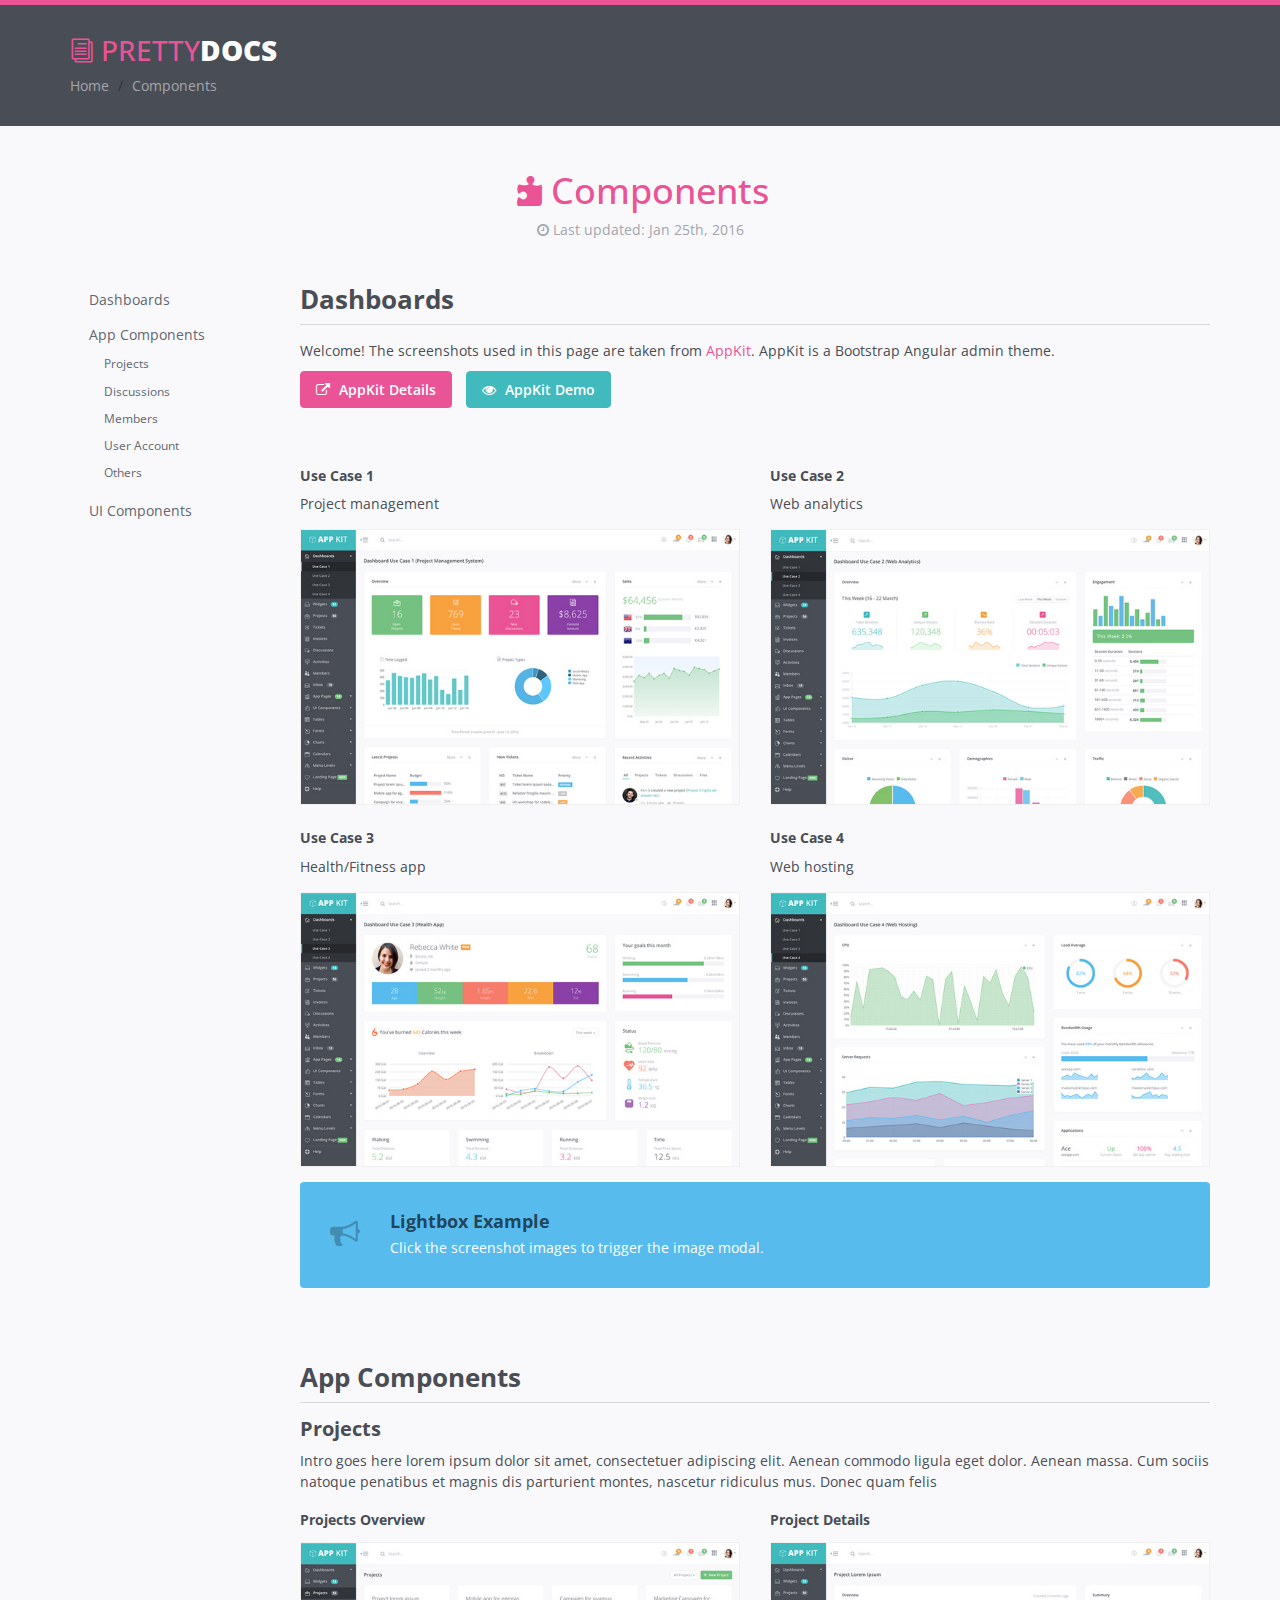
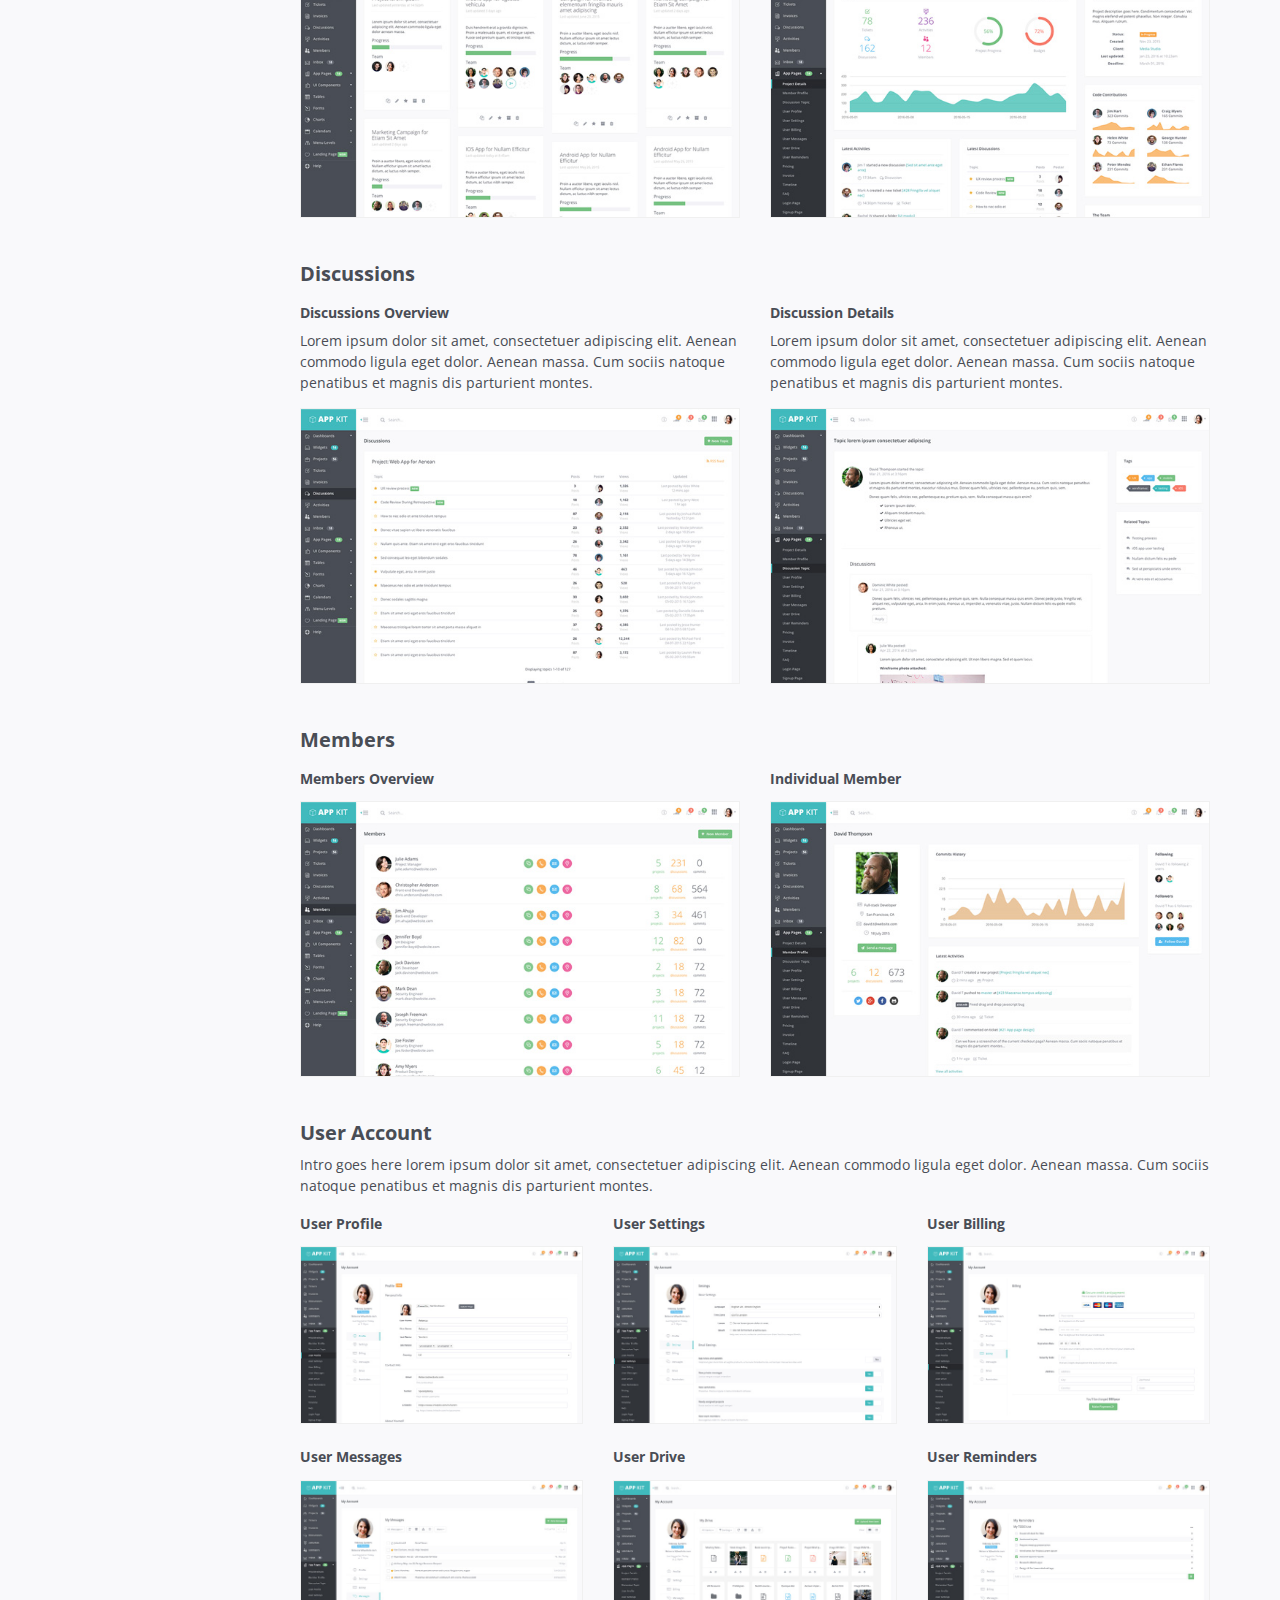
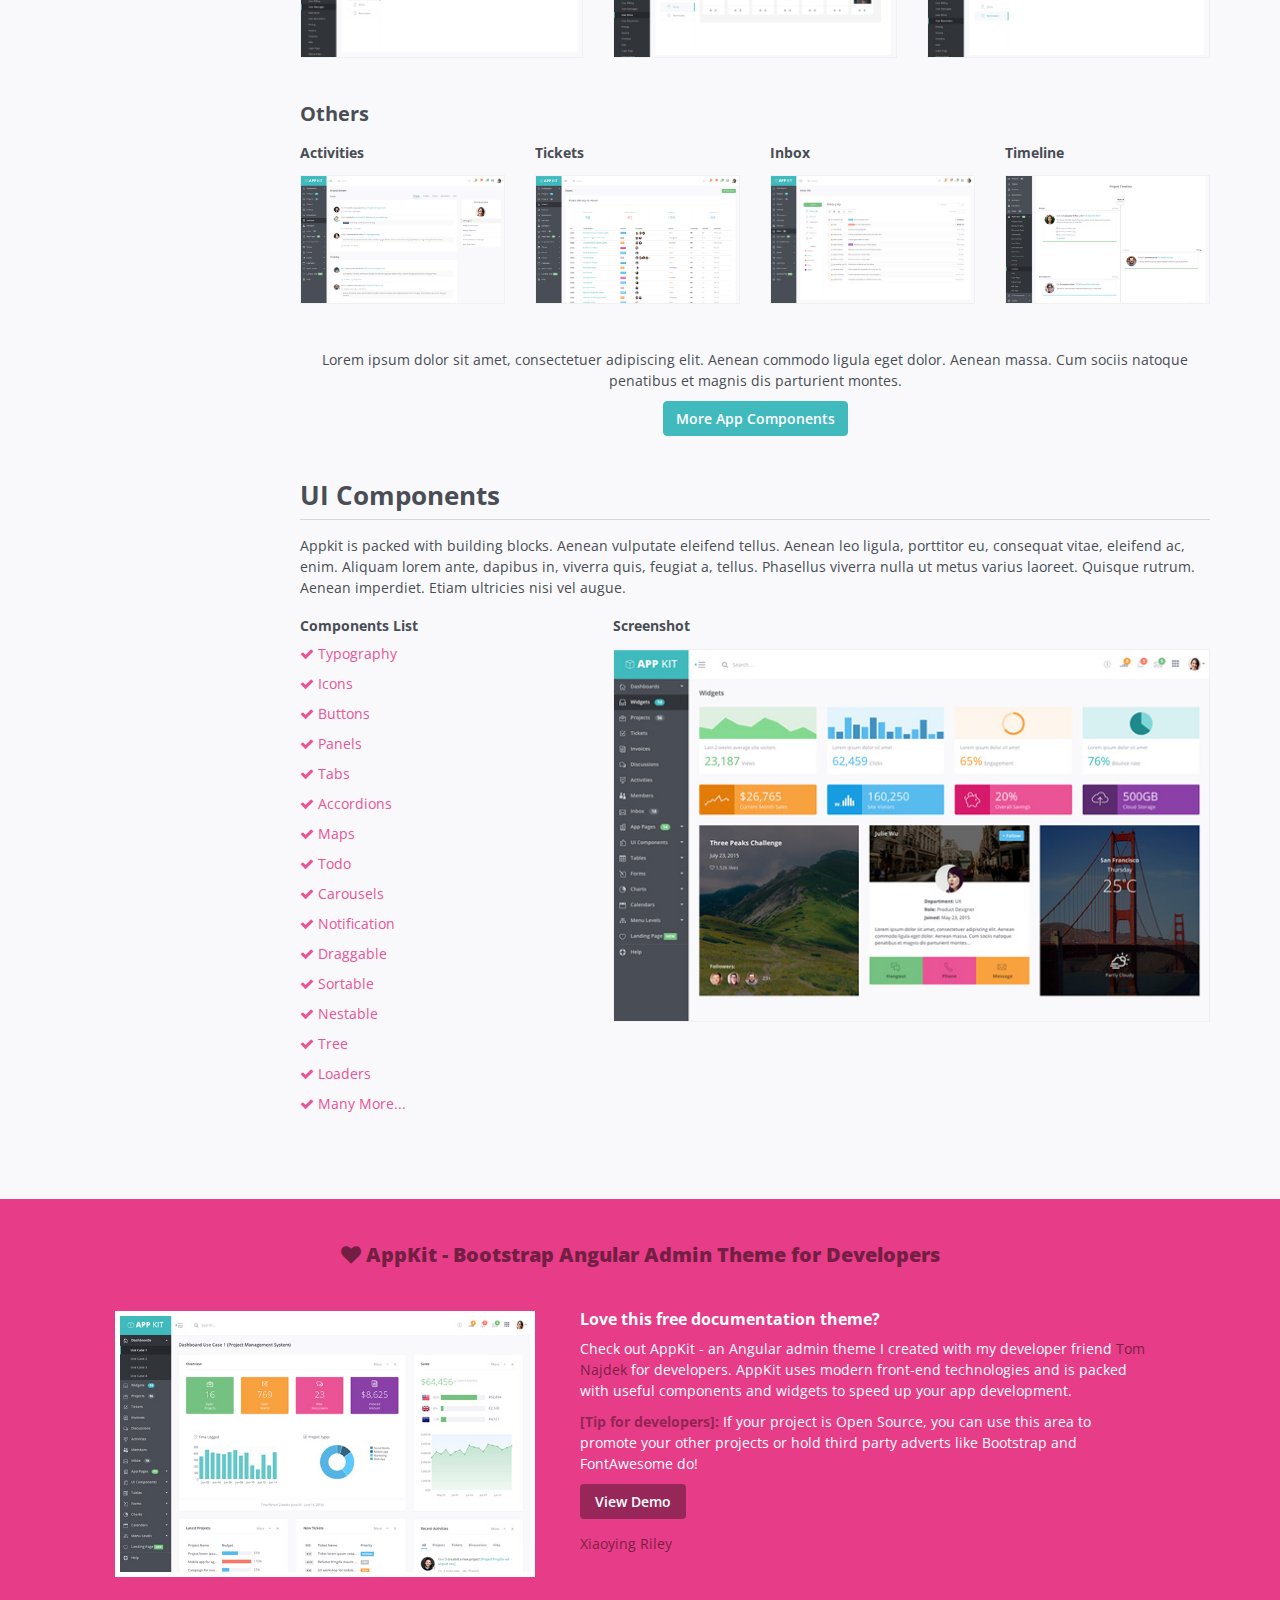
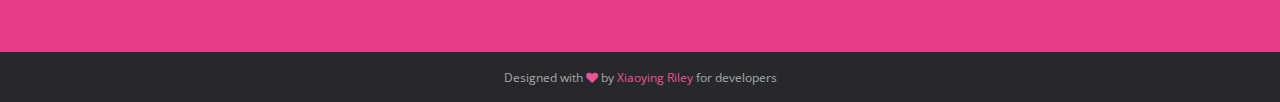
<file: documentation/components.html>
<!DOCTYPE html>
<!--[if IE 8]> <html lang="en" class="ie8"> <![endif]-->  
<!--[if IE 9]> <html lang="en" class="ie9"> <![endif]-->  
<!--[if !IE]><!--> <html lang="en"> <!--<![endif]-->  
<head>
    <title>Responsive website template for documentations</title>
    <!-- Meta -->
    <meta charset="utf-8">
    <meta http-equiv="X-UA-Compatible" content="IE=edge">
    <meta name="viewport" content="width=device-width, initial-scale=1.0">
    <meta name="description" content="">
    <meta name="author" content="">    
    <link rel="shortcut icon" href="favicon.ico">  
    <link href='http://fonts.googleapis.com/css?family=Open+Sans:300italic,400italic,600italic,700italic,800italic,400,300,600,700,800' rel='stylesheet' type='text/css'>
    <!-- Global CSS -->
    <link rel="stylesheet" href="assets/plugins/bootstrap/css/bootstrap.min.css">   
    <!-- Plugins CSS -->    
    <link rel="stylesheet" href="assets/plugins/font-awesome/css/font-awesome.css">
    <link rel="stylesheet" href="assets/plugins/prism/prism.css">
    <link rel="stylesheet" href="assets/plugins/lightbox/dist/ekko-lightbox.min.css">
    <link rel="stylesheet" href="assets/plugins/elegant_font/css/style.css">

    <!-- Theme CSS -->
    <link id="theme-style" rel="stylesheet" href="assets/css/styles.css">
    <!-- HTML5 shim and Respond.js IE8 support of HTML5 elements and media queries -->
    <!--[if lt IE 9]>
      <script src="https://oss.maxcdn.com/html5shiv/3.7.2/html5shiv.min.js"></script>
      <script src="https://oss.maxcdn.com/respond/1.4.2/respond.min.js"></script>
    <![endif]-->
    
</head> 

<body class="body-pink">
    <div class="page-wrapper">
        <!-- ******Header****** -->
        <header id="header" class="header">
            <div class="container">
                <div class="branding">
                    <h1 class="logo">
                        <a href="index.html">
                            <span aria-hidden="true" class="icon_documents_alt icon"></span>
                            <span class="text-highlight">Pretty</span><span class="text-bold">Docs</span>
                        </a>
                    </h1>
                </div><!--//branding-->
                <ol class="breadcrumb">
                    <li><a href="index.html">Home</a></li>
                    <li class="active">Components</li>
                </ol>
            </div><!--//container-->
        </header><!--//header-->
        <div class="doc-wrapper">
            <div class="container">
                <div id="doc-header" class="doc-header text-center">
                    <h1 class="doc-title"><span aria-hidden="true" class="icon icon_puzzle_alt"></span> Components</h1>
                    <div class="meta"><i class="fa fa-clock-o"></i> Last updated: Jan 25th, 2016</div>
                </div><!--//doc-header-->
                <div class="doc-body">
                    <div class="doc-content">
                        <div class="content-inner">
                            <section id="dashboards" class="doc-section">
                                <h2 class="section-title">Dashboards</h2>
                                <div class="section-block">
                                    <p>Welcome! The screenshots used in this page are taken from <a href="https://wrapbootstrap.com/theme/appkit-admin-theme-angularjs-WB051SCJ1?ref=3wm" target="_blank">AppKit</a>. AppKit is a Bootstrap Angular admin theme.</p>
                                    <ul class="list list-inline">
                                        <li><a class="btn btn-cta btn-pink" href="https://wrapbootstrap.com/theme/appkit-admin-theme-angularjs-WB051SCJ1?ref=3wm" target="_blank"><i class="fa fa-external-link"></i> AppKit Details</a></li>
                                        <li><a class="btn btn-cta btn-primary" href="https://wrapbootstrap.com/theme/appkit-admin-theme-angularjs-WB051SCJ1?ref=3wm" target="_blank"><i class="fa fa-eye"></i> AppKit Demo</a></li>
                                    </ul>
                                    
                                </div><!--//section-block-->
                                <div class="section-block">
                                    <div class="row">
                                        <div class="col-md-6 col-sm-12 col-sm-12">
                                            <h6>Use Case 1</h6>
                                            <p>Project management</p>
                                            <div class="screenshot-holder">
                                                <a href="assets/images/demo/appkit-dashboard-1.jpg" data-title="Dashboard - Project Management" data-toggle="lightbox"><img class="img-responsive" src="assets/images/demo/appkit-dashboard-1-thumb.jpg" alt="screenshot" /></a>
                                                <a class="mask" href="assets/images/demo/appkit-dashboard-1.jpg" data-title="Dashboard - Project Management" data-toggle="lightbox"><i class="icon fa fa-search-plus"></i></a>
                                            </div> 
                                        </div>
                                         <div class="col-md-6 col-sm-12 col-sm-12">
                                            <h6>Use Case 2</h6>
                                            <p>Web analytics</p>
                                            <div class="screenshot-holder">
                                                <a href="assets/images/demo/appkit-dashboard-2.jpg" data-title="Dashboard - Web Analytics" data-toggle="lightbox"><img class="img-responsive" src="assets/images/demo/appkit-dashboard-2-thumb.jpg" alt="screenshot" /></a>
                                                <a class="mask" href="assets/images/demo/appkit-dashboard-2.jpg" data-title="Dashboard - Web Analytics" data-toggle="lightbox"><i class="icon fa fa-search-plus"></i></a>
                                            </div> 
                                        </div>
                                        <div class="clearfix"></div>
                                         <div class="col-md-6 col-sm-12 col-sm-12">
                                            <h6>Use Case 3</h6>
                                            <p>Health/Fitness app</p>
                                            <div class="screenshot-holder">
                                                <a href="assets/images/demo/appkit-dashboard-3.jpg" data-title="Dashboard - Health/Fitness" data-toggle="lightbox"><img class="img-responsive" src="assets/images/demo/appkit-dashboard-3-thumb.jpg" alt="screenshot" /></a>
                                                <a class="mask" href="assets/images/demo/appkit-dashboard-3.jpg" data-title="Dashboard - Health/Fitness" data-toggle="lightbox"><i class="icon fa fa-search-plus"></i></a>
                                            </div> 
                                        </div>
                                         <div class="col-md-6 col-sm-12 col-sm-12">
                                            <h6>Use Case 4</h6>
                                            <p>Web hosting</p>
                                            <div class="screenshot-holder">
                                                <a href="assets/images/demo/appkit-dashboard-4.jpg" data-title="Dashboard - Web Hosting" data-toggle="lightbox"><img class="img-responsive" src="assets/images/demo/appkit-dashboard-4-thumb.jpg" alt="screenshot" /></a>
                                                <a class="mask" href="assets/images/demo/appkit-dashboard-4.jpg" data-title="Dashboard - Web Hosting" data-toggle="lightbox"><i class="icon fa fa-search-plus"></i></a>
                                            </div> 
                                        </div>
                                    </div><!--//row-->
                                    <div class="callout-block callout-info">
                                        <div class="icon-holder">
                                            <i class="fa fa-bullhorn"></i>
                                        </div><!--//icon-holder-->
                                        <div class="content">
                                            <h4 class="callout-title">Lightbox Example</h4>
                                            <p>Click the screenshot images to trigger the image modal.</p>
                                        </div><!--//content-->
                                    </div><!--//callout-->
                                </div><!--//section-block-->
                                
                            </section><!--//doc-section-->
                            
                            <section id="app-components" class="doc-section">
                                <h2 class="section-title">App Components</h2>
                                <div id="projects" class="section-block">
                                    <h3 class="block-title">Projects</h3>
                                    <p>Intro goes here lorem ipsum dolor sit amet, consectetuer adipiscing elit. Aenean commodo ligula eget dolor. Aenean massa. Cum sociis natoque penatibus et magnis dis parturient montes, nascetur ridiculus mus. Donec quam felis</p>
                                    <div class="row">
                                        <div class="col-md-6 col-sm-6 col-xs-12">
                                            <h6>Projects Overview</h6>
                                            <div class="screenshot-holder">
                                                <a href="assets/images/demo/appkit-projects.jpg" data-title="Project Overview" data-toggle="lightbox"><img class="img-responsive" src="assets/images/demo/appkit-projects-thumb.jpg" alt="screenshot" /></a>
                                                <a class="mask" href="assets/images/demo/appkit-projects.jpg" data-title="Project Overview" data-toggle="lightbox"><i class="icon fa fa-search-plus"></i></a>
                                            </div> 
                                        </div>
                                        <div class="col-md-6 col-sm-6 col-xs-12">
                                            <h6>Project Details</h6>
                                            <div class="screenshot-holder">
                                                <a href="assets/images/demo/appkit-project.jpg" data-title="Project Details" data-toggle="lightbox"><img class="img-responsive" src="assets/images/demo/appkit-project-thumb.jpg" alt="screenshot" /></a>
                                                <a class="mask" href="assets/images/demo/appkit-project.jpg" data-title="Project Details" data-toggle="lightbox"><i class="icon fa fa-search-plus"></i></a>
                                            </div> 
                                        </div>
                                    </div><!--//row-->
                                </div><!--//section-block-->
                                <div id="discussions" class="section-block">
                                    <h3 class="block-title">Discussions</h3>
                                    <div class="row">
                                        <div class="col-md-6 col-sm-6 col-xs-12">
                                            <h6>Discussions Overview</h6>
                                            <p>Lorem ipsum dolor sit amet, consectetuer adipiscing elit. Aenean commodo ligula eget dolor. Aenean massa. Cum sociis natoque penatibus et magnis dis parturient montes.</p>
                                            <div class="screenshot-holder">
                                                <a href="assets/images/demo/appkit-discussions.jpg" data-title="Discussion Overview" data-toggle="lightbox"><img class="img-responsive" src="assets/images/demo/appkit-discussions-thumb.jpg" alt="screenshot" /></a>
                                                <a class="mask" href="assets/images/demo/appkit-discussions.jpg" data-title="Discussion Overview" data-toggle="lightbox"><i class="icon fa fa-search-plus"></i></a>
                                            </div> 
                                        </div>
                                        <div class="col-md-6 col-sm-6 col-xs-12">
                                            <h6>Discussion Details</h6>
                                            <p>Lorem ipsum dolor sit amet, consectetuer adipiscing elit. Aenean commodo ligula eget dolor. Aenean massa. Cum sociis natoque penatibus et magnis dis parturient montes.</p>
                                            <div class="screenshot-holder">
                                                <a href="assets/images/demo/appkit-discussion.jpg" data-title="Discussion Details" data-toggle="lightbox"><img class="img-responsive" src="assets/images/demo/appkit-discussion-thumb.jpg" alt="screenshot" /></a>
                                                <a class="mask" href="assets/images/demo/appkit-discussion.jpg" data-title="Discussion Details" data-toggle="lightbox"><i class="icon fa fa-search-plus"></i></a>
                                            </div> 
                                        </div>
                                    </div><!--//row-->  
                                </div><!--//section-block-->
                                
                                <div id="members" class="section-block">
                                    <h3 class="block-title">Members</h3>
                                    <div class="row">
                                        <div class="col-md-6 col-sm-6 col-xs-12">
                                            <h6>Members Overview</h6>
                                            <div class="screenshot-holder">
                                                <a href="assets/images/demo/appkit-members.jpg" data-toggle="lightbox"><img class="img-responsive" src="assets/images/demo/appkit-members-thumb.jpg" alt="screenshot" /></a>
                                                <a class="mask" href="assets/images/demo/appkit-members.jpg" data-toggle="lightbox"><i class="icon fa fa-search-plus"></i></a>
                                            </div> 
                                        </div>
                                        <div class="col-md-6 col-sm-6 col-xs-12">
                                            <h6>Individual Member</h6>
                                            <div class="screenshot-holder">
                                                <a href="assets/images/demo/appkit-member.jpg" data-toggle="lightbox"><img class="img-responsive" src="assets/images/demo/appkit-member-thumb.jpg" alt="screenshot" /></a>
                                                <a class="mask" href="assets/images/demo/appkit-member.jpg" data-toggle="lightbox"><i class="icon fa fa-search-plus"></i></a>
                                            </div> 
                                        </div>
                                    </div><!--//row-->  
                                </div><!--//section-block-->
                                
                                <div id="account" class="section-block">
                                    <h3 class="block-title">User Account</h3>
                                    <p>Intro goes here lorem ipsum dolor sit amet, consectetuer adipiscing elit. Aenean commodo ligula eget dolor. Aenean massa. Cum sociis natoque penatibus et magnis dis parturient montes.</p>
                                    <div class="row">
                                        <div class="col-md-4 col-sm-4 col-xs-6">
                                            <h6>User Profile</h6>
                                            <div class="screenshot-holder">
                                                <a href="assets/images/demo/appkit-account-profile.jpg" data-toggle="lightbox"><img class="img-responsive" src="assets/images/demo/appkit-account-profile-thumb.jpg" alt="screenshot" /></a>
                                                <a class="mask" href="assets/images/demo/appkit-account-profile.jpg" data-toggle="lightbox"><i class="icon fa fa-search-plus"></i></a>
                                            </div> 
                                        </div>
                                        <div class="col-md-4 col-sm-4 col-xs-6">
                                            <h6>User Settings</h6>
                                            <div class="screenshot-holder">
                                                <a href="assets/images/demo/appkit-account-settings.jpg" data-toggle="lightbox"><img class="img-responsive" src="assets/images/demo/appkit-account-settings-thumb.jpg" alt="screenshot" /></a>
                                                <a class="mask" href="assets/images/demo/appkit-account-settings.jpg" data-toggle="lightbox"><i class="icon fa fa-search-plus"></i></a>
                                            </div> 
                                        </div>
                                        <div class="col-md-4 col-sm-4 col-xs-6">
                                            <h6>User Billing</h6>
                                            <div class="screenshot-holder">
                                                <a href="assets/images/demo/appkit-account-billing.jpg" data-toggle="lightbox"><img class="img-responsive" src="assets/images/demo/appkit-account-billing-thumb.jpg" alt="screenshot" /></a>
                                                <a class="mask" href="assets/images/demo/appkit-account-billing.jpg" data-toggle="lightbox"><i class="icon fa fa-search-plus"></i></a>
                                            </div> 
                                        </div>
                                        <div class="col-md-4 col-sm-4 col-xs-6">
                                            <h6>User Messages</h6>
                                            <div class="screenshot-holder">
                                                <a href="assets/images/demo/appkit-account-messages.jpg" data-toggle="lightbox"><img class="img-responsive" src="assets/images/demo/appkit-account-messages-thumb.jpg" alt="screenshot" /></a>
                                                <a class="mask" href="assets/images/demo/appkit-account-messages.jpg" data-toggle="lightbox"><i class="icon fa fa-search-plus"></i></a>
                                            </div> 
                                        </div>
                                        <div class="col-md-4 col-sm-4 col-xs-6">
                                            <h6>User Drive</h6>
                                            <div class="screenshot-holder">
                                                <a href="assets/images/demo/appkit-account-drive.jpg" data-toggle="lightbox"><img class="img-responsive" src="assets/images/demo/appkit-account-drive-thumb.jpg" alt="screenshot" /></a>
                                                <a class="mask" href="assets/images/demo/appkit-account-drive.jpg" data-toggle="lightbox"><i class="icon fa fa-search-plus"></i></a>
                                            </div> 
                                        </div>
                                        <div class="col-md-4 col-sm-4 col-xs-6">
                                            <h6>User Reminders</h6>
                                            <div class="screenshot-holder">
                                                <a href="assets/images/demo/appkit-account-reminders.jpg" data-toggle="lightbox"><img class="img-responsive" src="assets/images/demo/appkit-account-reminders-thumb.jpg" alt="screenshot" /></a>
                                                <a class="mask" href="assets/images/demo/appkit-account-reminders.jpg" data-toggle="lightbox"><i class="icon fa fa-search-plus"></i></a>
                                            </div> 
                                        </div>
                                    </div><!--//row-->  
                                </div><!--//section-block-->
                                
                                 <div id="others" class="section-block">
                                    <h3 class="block-title">Others</h3>
                                    <div class="row">
                                        <div class="col-md-3 col-sm-3 col-xs-6">
                                            <h6>Activities</h6>
                                            <div class="screenshot-holder">
                                                <a href="assets/images/demo/appkit-activities.jpg" data-toggle="lightbox"><img class="img-responsive" src="assets/images/demo/appkit-activities-thumb.jpg" alt="screenshot" /></a>
                                                <a class="mask" href="assets/images/demo/appkit-activities.jpg" data-toggle="lightbox"><i class="icon fa fa-search-plus"></i></a>
                                            </div> 
                                        </div>
                                        <div class="col-md-3 col-sm-3 col-xs-6">
                                            <h6>Tickets</h6>
                                            <div class="screenshot-holder">
                                                <a href="assets/images/demo/appkit-tickets.jpg" data-toggle="lightbox"><img class="img-responsive" src="assets/images/demo/appkit-tickets-thumb.jpg" alt="screenshot" /></a>
                                                <a class="mask" href="assets/images/demo/appkit-tickets.jpg" data-toggle="lightbox"><i class="icon fa fa-search-plus"></i></a>
                                            </div> 
                                        </div>
                                        <div class="col-md-3 col-sm-3 col-xs-6">
                                            <h6>Inbox</h6>
                                            <div class="screenshot-holder">
                                                <a href="assets/images/demo/appkit-inbox.jpg" data-toggle="lightbox"><img class="img-responsive" src="assets/images/demo/appkit-inbox-thumb.jpg" alt="screenshot" /></a>
                                                <a class="mask" href="assets/images/demo/appkit-inbox.jpg" data-toggle="lightbox"><i class="icon fa fa-search-plus"></i></a>
                                            </div> 
                                        </div>
                                        <div class="col-md-3 col-sm-3 col-xs-6">
                                            <h6>Timeline</h6>
                                            <div class="screenshot-holder">
                                                <a href="assets/images/demo/appkit-timeline.jpg" data-toggle="lightbox"><img class="img-responsive" src="assets/images/demo/appkit-timeline-thumb.jpg" alt="screenshot" /></a>
                                                <a class="mask" href="assets/images/demo/appkit-timeline.jpg" data-toggle="lightbox"><i class="icon fa fa-search-plus"></i></a>
                                            </div> 
                                        </div>
                                    </div><!--//row-->  
                                </div><!--//section-block-->
                                <div class="section-block">
                                    <p class="text-center">Lorem ipsum dolor sit amet, consectetuer adipiscing elit. Aenean commodo ligula eget dolor. Aenean massa. Cum sociis natoque penatibus et magnis dis parturient montes.</p>
                                    <div class="center-block text-center">
                                         <a class="btn btn-primary" href="https://wrapbootstrap.com/theme/appkit-admin-theme-angularjs-WB051SCJ1?ref=3wm" target="_blank">More App Components</a>
                                    </div>
                                </div><!--//section-block-->
                            </section><!--//doc-section-->
                            <section id="ui-components" class="doc-section">
                                <h2 class="section-title">UI Components</h2>
                                <div class="section-block">
                                    <p>Appkit is packed with building blocks. Aenean vulputate eleifend tellus. Aenean leo ligula, porttitor eu, consequat vitae, eleifend ac, enim. Aliquam lorem ante, dapibus in, viverra quis, feugiat a, tellus. Phasellus viverra nulla ut metus varius laoreet. Quisque rutrum. Aenean imperdiet. Etiam ultricies nisi vel augue. </p>
                                    <div class="row">
                                        <div class="col-md-4 col-sm-5 col-xs-12">
                                            <h6>Components List</h6>
                                            <ul class="list list-unstyled">
                                                <li><a href="https://wrapbootstrap.com/theme/appkit-admin-theme-angularjs-WB051SCJ1?ref=3wm" target="_blank"><i class="fa fa-check"></i> Typography</a></li>
                                                <li><a href="https://wrapbootstrap.com/theme/appkit-admin-theme-angularjs-WB051SCJ1?ref=3wm" target="_blank"><i class="fa fa-check"></i> Icons</a></li>
                                                <li><a href="https://wrapbootstrap.com/theme/appkit-admin-theme-angularjs-WB051SCJ1?ref=3wm" target="_blank"><i class="fa fa-check"></i> Buttons</a></li>
                                                <li><a href="https://wrapbootstrap.com/theme/appkit-admin-theme-angularjs-WB051SCJ1?ref=3wm" target="_blank"><i class="fa fa-check"></i> Panels</a></li>
                                                <li><a href="https://wrapbootstrap.com/theme/appkit-admin-theme-angularjs-WB051SCJ1?ref=3wm" target="_blank"><i class="fa fa-check"></i> Tabs</a></li>
                                                <li><a href="https://wrapbootstrap.com/theme/appkit-admin-theme-angularjs-WB051SCJ1?ref=3wm" target="_blank"><i class="fa fa-check"></i> Accordions</a></li>
                                                <li><a href="https://wrapbootstrap.com/theme/appkit-admin-theme-angularjs-WB051SCJ1?ref=3wm" target="_blank"><i class="fa fa-check"></i> Maps</a></li>
                                                <li><a href="https://wrapbootstrap.com/theme/appkit-admin-theme-angularjs-WB051SCJ1?ref=3wm" target="_blank"><i class="fa fa-check"></i> Todo</a></li>
                                                <li><a href="https://wrapbootstrap.com/theme/appkit-admin-theme-angularjs-WB051SCJ1?ref=3wm" target="_blank"><i class="fa fa-check"></i> Carousels</a></li>
                                                <li><a href="https://wrapbootstrap.com/theme/appkit-admin-theme-angularjs-WB051SCJ1?ref=3wm" target="_blank"><i class="fa fa-check"></i> Notification</a></li>
                                                <li><a href="https://wrapbootstrap.com/theme/appkit-admin-theme-angularjs-WB051SCJ1?ref=3wm" target="_blank"><i class="fa fa-check"></i> Draggable</a></li>
                                                <li><a href="https://wrapbootstrap.com/theme/appkit-admin-theme-angularjs-WB051SCJ1?ref=3wm" target="_blank"><i class="fa fa-check"></i> Sortable</a></li>
                                                <li><a href="https://wrapbootstrap.com/theme/appkit-admin-theme-angularjs-WB051SCJ1?ref=3wm" target="_blank"><i class="fa fa-check"></i> Nestable</a></li>
                                                <li><a href="https://wrapbootstrap.com/theme/appkit-admin-theme-angularjs-WB051SCJ1?ref=3wm" target="_blank"><i class="fa fa-check"></i> Tree</a></li>
                                                <li><a href="https://wrapbootstrap.com/theme/appkit-admin-theme-angularjs-WB051SCJ1?ref=3wm" target="_blank"><i class="fa fa-check"></i> Loaders</a></li>
                                                <li><a href="https://wrapbootstrap.com/theme/appkit-admin-theme-angularjs-WB051SCJ1?ref=3wm" target="_blank"><i class="fa fa-check"></i> Many More...</a></li>
                                            </ul>
                                        </div>
                                        <div class="col-md-8 col-sm-5 col-xs-12">
                                            <h6>Screenshot</h6>
                                            <div class="screenshot-holder">
                                                <a href="https://wrapbootstrap.com/theme/appkit-admin-theme-angularjs-WB051SCJ1?ref=3wm" target="_blank"><img class="img-responsive" src="assets/images/demo/appkit-widgets-thumb.jpg" alt="screenshot" /></a>
                                                <a class="mask" href="https://wrapbootstrap.com/theme/appkit-admin-theme-angularjs-WB051SCJ1?ref=3wm" target="_blank"><i class="icon fa fa-link"></i></a>
                                                </div> 
                                        </div>
                                    </div><!--//row-->
                                </div><!--//section-block-->
                            </section><!--//doc-section-->
                            
                        </div><!--//content-inner-->
                    </div><!--//doc-content-->
                    <div class="doc-sidebar">
                        <nav id="doc-nav">
                            <ul id="doc-menu" class="nav doc-menu hidden-xs" data-spy="affix">
                                <li><a class="scrollto" href="#dashboards">Dashboards</a></li>
                                <li>
                                    <a class="scrollto" href="#app-components">App Components</a>
                                    <ul class="nav doc-sub-menu">
                                        <li><a class="scrollto" href="#projects">Projects</a></li>
                                        <li><a class="scrollto" href="#discussions">Discussions</a></li>
                                        <li><a class="scrollto" href="#members">Members</a></li>
                                        <li><a class="scrollto" href="#account">User Account</a></li>
                                        <li><a class="scrollto" href="#others">Others</a></li>
                                    </ul><!--//nav-->
                                </li>
                                <li><a class="scrollto" href="#ui-components">UI Components</a></li>
                            </ul><!--//doc-menu-->
                        </nav>
                    </div><!--//doc-sidebar-->
                </div><!--//doc-body-->              
            </div><!--//container-->
        </div><!--//doc-wrapper-->
        
        <div id="promo-block" class="promo-block promo-block-2">
            <div class="container">
                <div class="promo-block-inner">
                    <h3 class="promo-title text-center"><i class="fa fa-heart"></i> <a href="https://wrapbootstrap.com/theme/appkit-admin-theme-angularjs-WB051SCJ1?ref=3wm" target="_blank">AppKit - Bootstrap Angular Admin Theme for Developers</a></h3>
                    <div class="row">
                        <div class="figure-holder col-md-5 col-sm-6 col-xs-12">
                            <div class="figure-holder-inner">
                                <a href="https://wrapbootstrap.com/theme/appkit-admin-theme-angularjs-WB051SCJ1?ref=3wm" target="_blank"><img class="img-responsive" src="assets/images/demo/appkit-dashboard-1-thumb.jpg" alt="AppKit Theme" /></a>
                                <a class="mask" href="https://wrapbootstrap.com/theme/appkit-admin-theme-angularjs-WB051SCJ1?ref=3wm" target="_blank"><i class="icon fa fa-heart pink"></i></a>
                            </div>
                        </div><!--//figure-holder-->
                        <div class="content-holder col-md-7 col-sm-6 col-xs-12">
                            <div class="content-holder-inner">
                                <div class="desc">
                                    <h4 class="content-title"><strong>Love this free documentation theme?</strong></h4>
                                    <p>Check out AppKit - an Angular admin theme I created with my developer friend <a href="https://twitter.com/tnajdek">Tom Najdek</a> for developers. AppKit uses modern front-end technologies and is packed with useful components and widgets to speed up your app development.</p>
                                    <p><strong class="highlight">[Tip for developers]:</strong> If your project is Open Source, you can use this area to promote your other projects or hold third party adverts like Bootstrap and FontAwesome do!</p>
                                    <a class="btn btn-cta" href="https://wrapbootstrap.com/theme/appkit-admin-theme-angularjs-WB051SCJ1?ref=3wm" target="_blank">View Demo</a>
                                </div><!--//desc-->
                                <div class="author"><a href="http://themes.3rdwavemedia.com">Xiaoying Riley</a></div>
                            </div><!--//content-holder-inner-->
                        </div><!--//content-holder-->
                    </div><!--//row-->
                </div><!--//promo-block-inner-->  
            </div><!--//container-->
        </div><!--//promo-block-->
        
    </div><!--//page-wrapper-->
    
    <footer id="footer" class="footer text-center">
        <div class="container">
            <!--/* This template is released under the Creative Commons Attribution 3.0 License. Please keep the attribution link below when using for your own project. Thank you for your support. :) If you'd like to use the template without the attribution, you can check out other license options via our website: themes.3rdwavemedia.com */-->
            <small class="copyright">Designed with <i class="fa fa-heart"></i> by <a href="http://themes.3rdwavemedia.com/" target="_blank">Xiaoying Riley</a> for developers</small>
            
        </div><!--//container-->
    </footer><!--//footer-->
    
     
    <!-- Main Javascript -->          
    <script type="text/javascript" src="assets/plugins/jquery-1.12.3.min.js"></script>
    <script type="text/javascript" src="assets/plugins/bootstrap/js/bootstrap.min.js"></script>
    <script type="text/javascript" src="assets/plugins/prism/prism.js"></script>    
    <script type="text/javascript" src="assets/plugins/jquery-scrollTo/jquery.scrollTo.min.js"></script>  
    <script type="text/javascript" src="assets/plugins/lightbox/dist/ekko-lightbox.min.js"></script>                                                                 
    <script type="text/javascript" src="assets/plugins/jquery-match-height/jquery.matchHeight-min.js"></script>
    <script type="text/javascript" src="assets/js/main.js"></script>
    
</body>
</html>
</file>
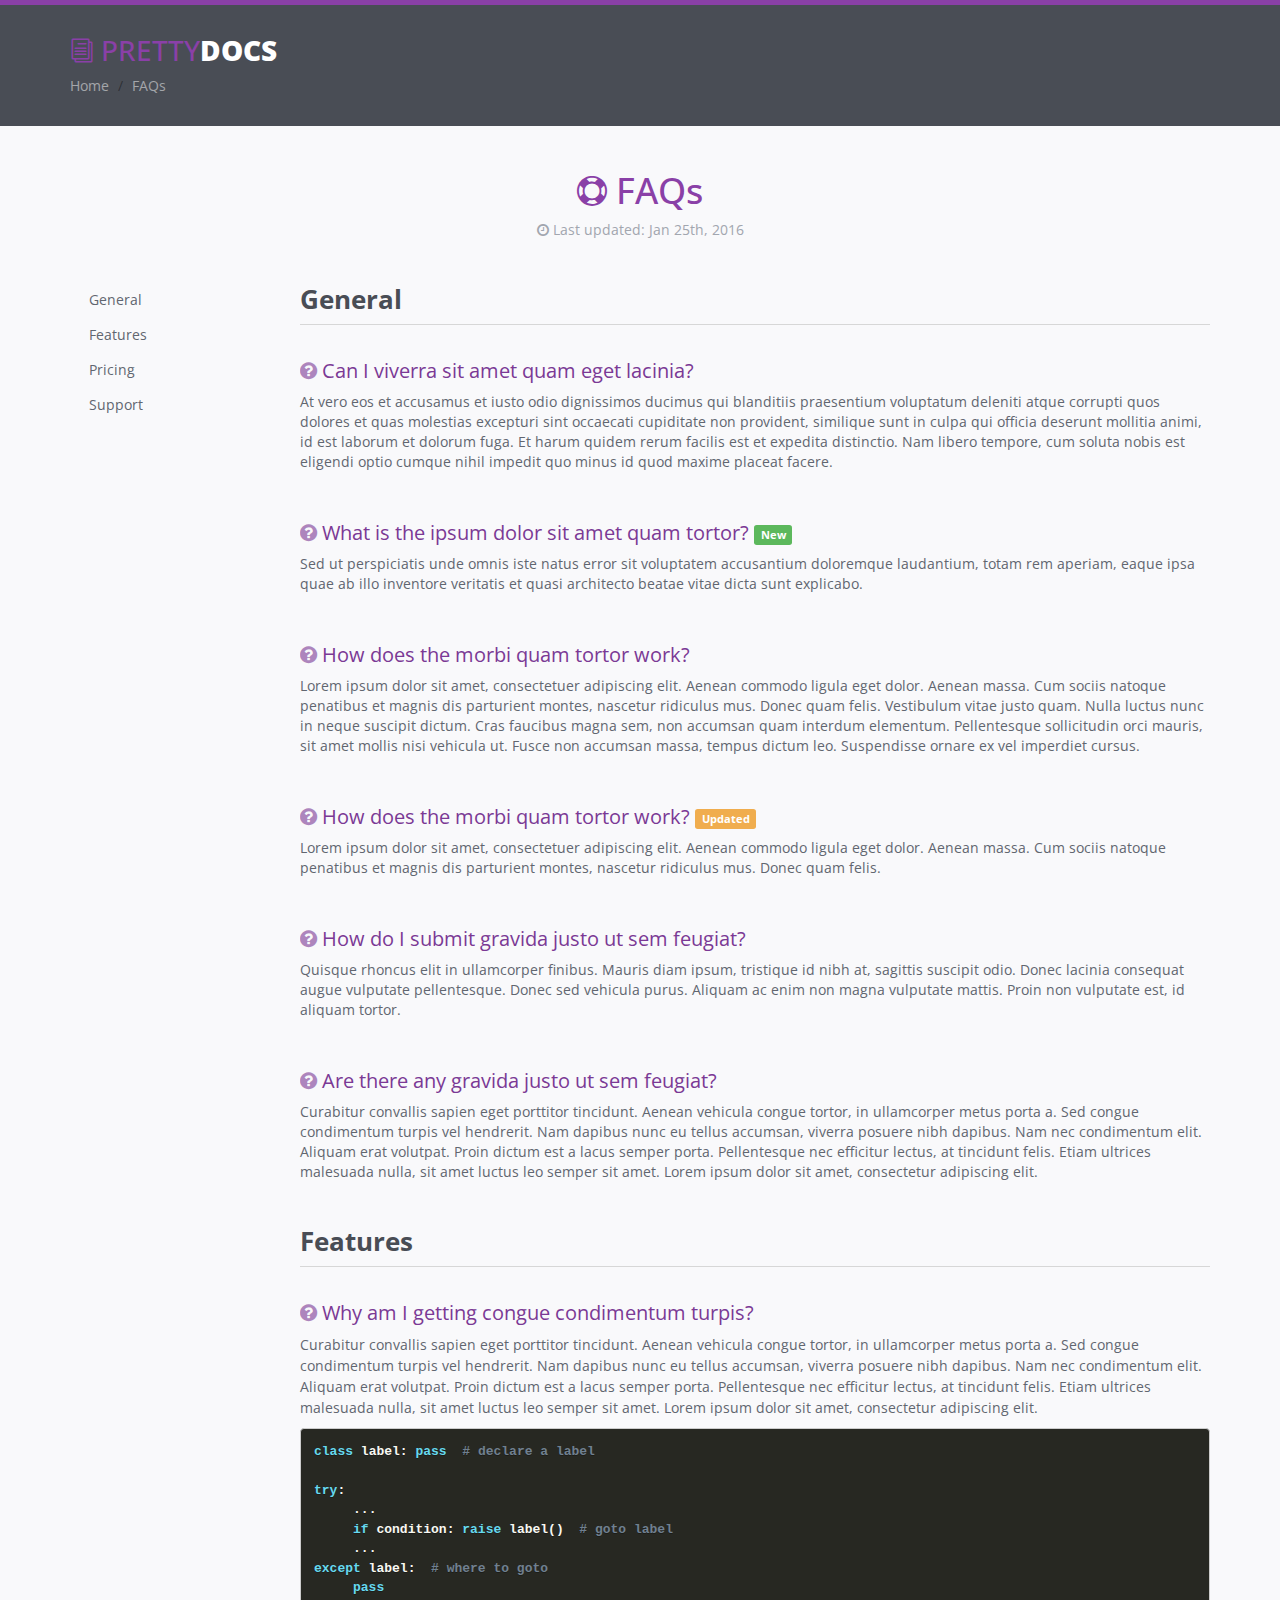
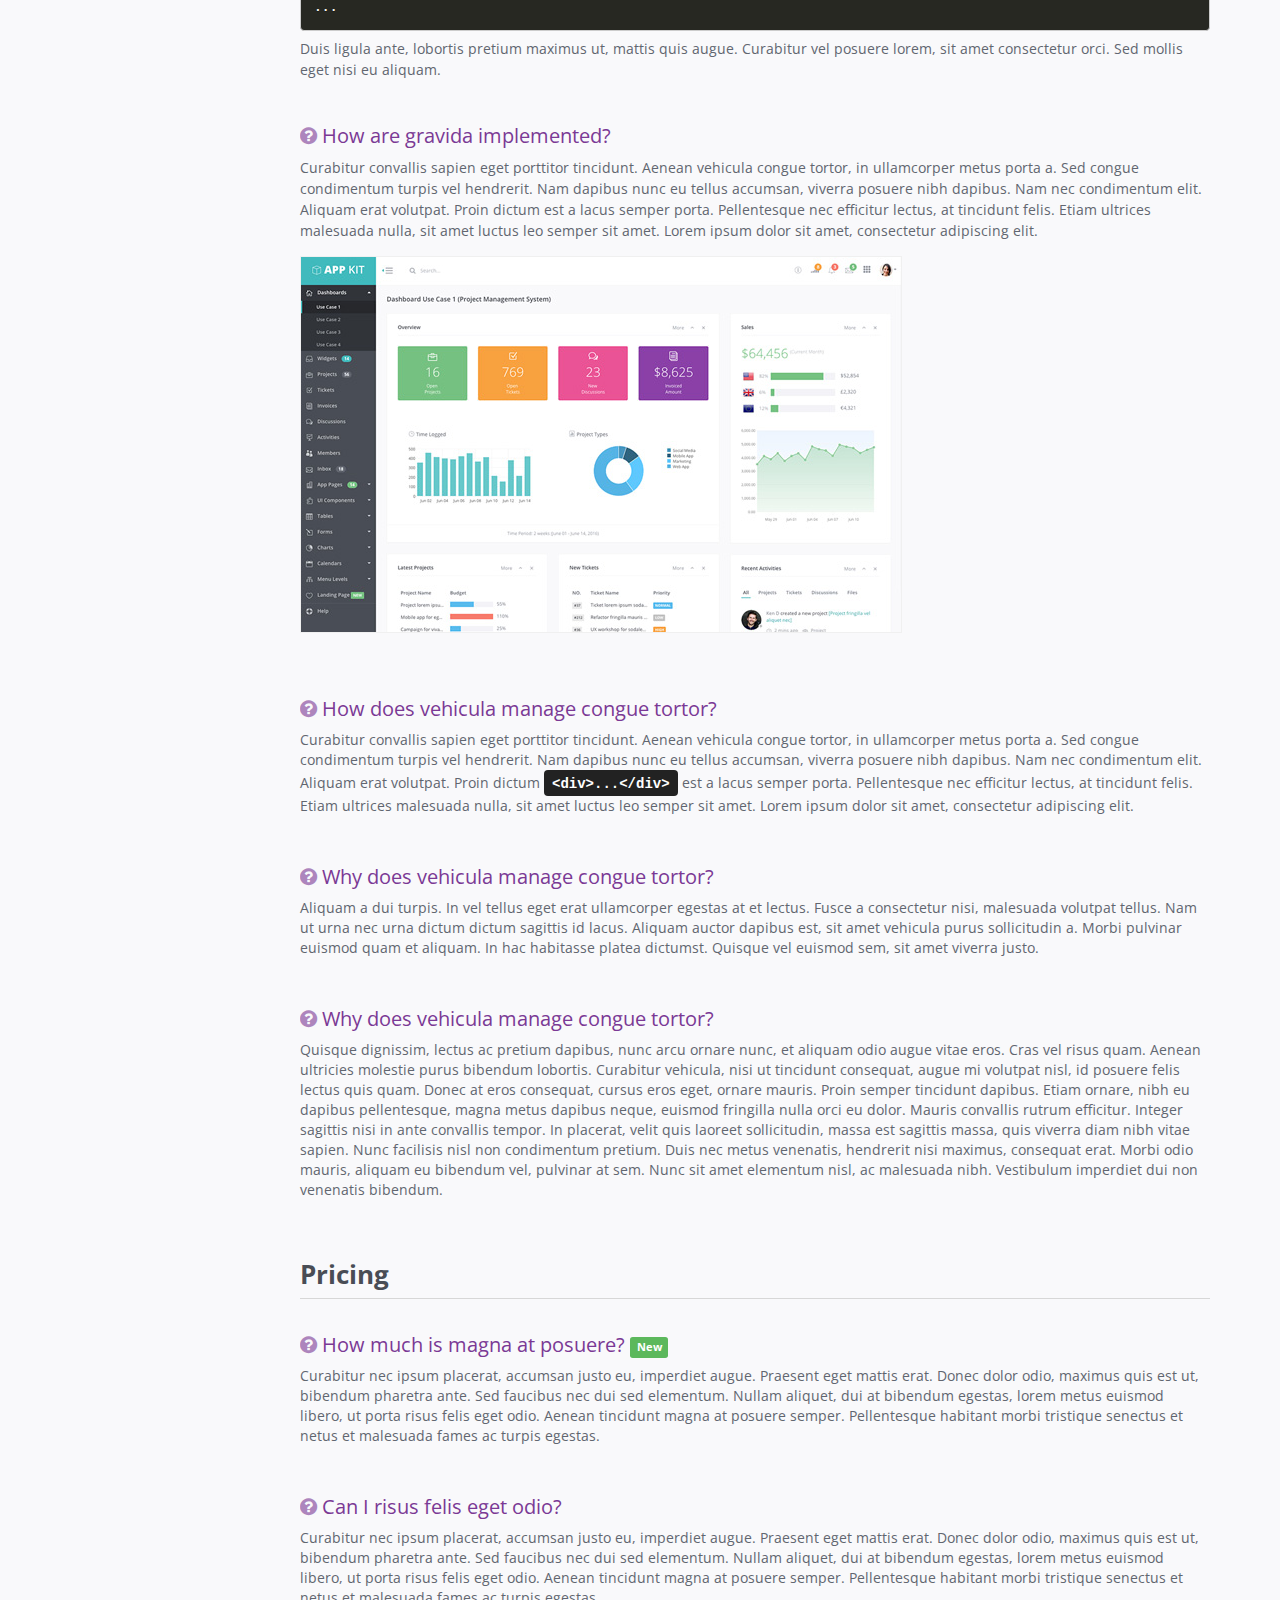
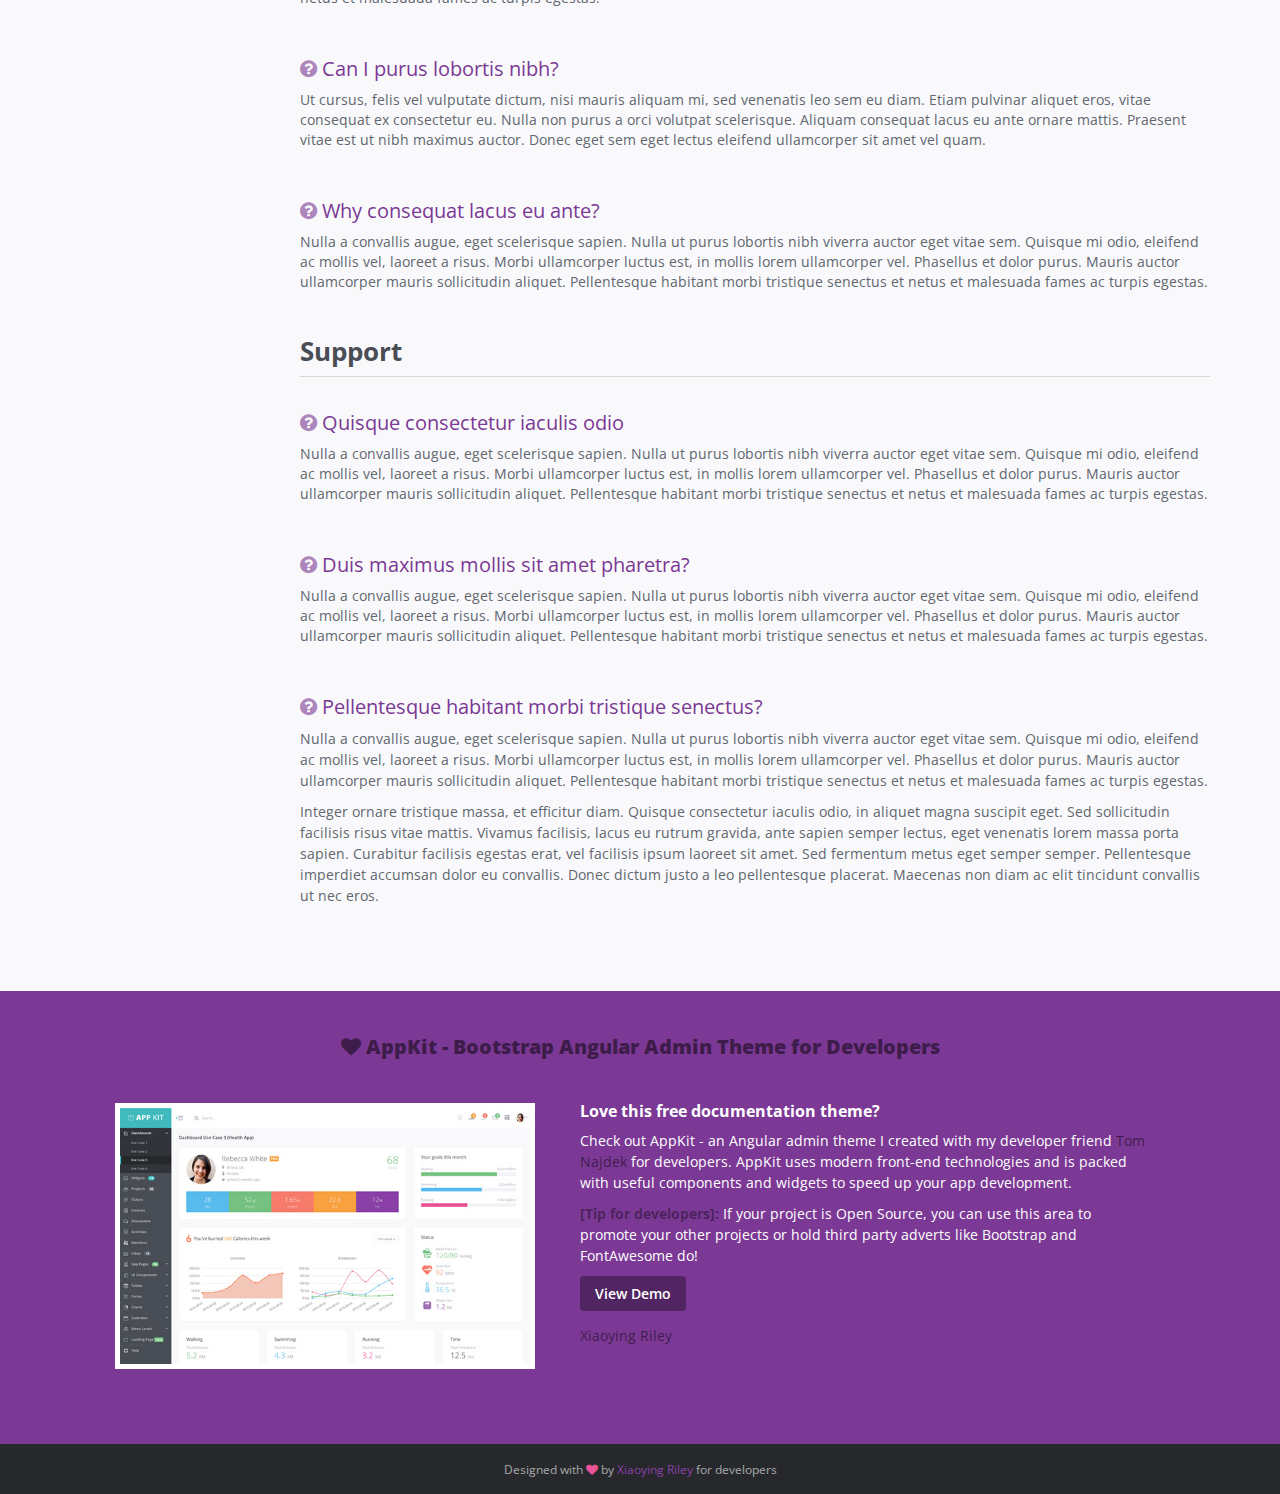
<file: documentation/faqs.html>
<!DOCTYPE html>
<!--[if IE 8]> <html lang="en" class="ie8"> <![endif]-->  
<!--[if IE 9]> <html lang="en" class="ie9"> <![endif]-->  
<!--[if !IE]><!--> <html lang="en"> <!--<![endif]-->  
<head>
    <title>Responsive website template for documentations</title>
    <!-- Meta -->
    <meta charset="utf-8">
    <meta http-equiv="X-UA-Compatible" content="IE=edge">
    <meta name="viewport" content="width=device-width, initial-scale=1.0">
    <meta name="description" content="">
    <meta name="author" content="">    
    <link rel="shortcut icon" href="favicon.ico">  
    <link href='http://fonts.googleapis.com/css?family=Open+Sans:300italic,400italic,600italic,700italic,800italic,400,300,600,700,800' rel='stylesheet' type='text/css'>
    <!-- Global CSS -->
    <link rel="stylesheet" href="assets/plugins/bootstrap/css/bootstrap.min.css">   
    <!-- Plugins CSS -->    
    <link rel="stylesheet" href="assets/plugins/font-awesome/css/font-awesome.css">
    <link rel="stylesheet" href="assets/plugins/prism/prism.css">
    <link rel="stylesheet" href="assets/plugins/lightbox/dist/ekko-lightbox.min.css">
    <link rel="stylesheet" href="assets/plugins/elegant_font/css/style.css">

    <!-- Theme CSS -->
    <link id="theme-style" rel="stylesheet" href="assets/css/styles.css">
    <!-- HTML5 shim and Respond.js IE8 support of HTML5 elements and media queries -->
    <!--[if lt IE 9]>
      <script src="https://oss.maxcdn.com/html5shiv/3.7.2/html5shiv.min.js"></script>
      <script src="https://oss.maxcdn.com/respond/1.4.2/respond.min.js"></script>
    <![endif]-->
    
</head> 

<body class="body-purple">
    <div class="page-wrapper">
        <!-- ******Header****** -->
        <header id="header" class="header">
            <div class="container">
                <div class="branding">
                    <h1 class="logo">
                        <a href="index.html">
                            <span aria-hidden="true" class="icon_documents_alt icon"></span>
                            <span class="text-highlight">Pretty</span><span class="text-bold">Docs</span>
                        </a>
                    </h1>
                </div><!--//branding-->
                <ol class="breadcrumb">
                    <li><a href="index.html">Home</a></li>
                    <li class="active">FAQs</li>
                </ol>
            </div><!--//container-->
        </header><!--//header-->
        <div class="doc-wrapper">
            <div class="container">
                <div id="doc-header" class="doc-header text-center">
                    <h1 class="doc-title"><span aria-hidden="true" class="icon icon_lifesaver"></span> FAQs</h1>
                    <div class="meta"><i class="fa fa-clock-o"></i> Last updated: Jan 25th, 2016</div>
                </div><!--//doc-header-->
                <div class="doc-body">
                    <div class="doc-content">
                        <div class="content-inner">
                            <section id="general" class="doc-section">
                                <h2 class="section-title">General</h2>
                                <div class="section-block">
                                    <h3 class="question"><i class="fa fa-question-circle"></i> Can I viverra sit amet quam eget lacinia?</h3>
                                    <div class="answer">At vero eos et accusamus et iusto odio dignissimos ducimus qui blanditiis praesentium voluptatum deleniti atque corrupti quos dolores et quas molestias excepturi sint occaecati cupiditate non provident, similique sunt in culpa qui officia deserunt mollitia animi, id est laborum et dolorum fuga. Et harum quidem rerum facilis est et expedita distinctio. Nam libero tempore, cum soluta nobis est eligendi optio cumque nihil impedit quo minus id quod maxime placeat facere.</div>
                                </div><!--//section-block-->
                                <div class="section-block">
                                    <h3 class="question"><i class="fa fa-question-circle"></i> What is the ipsum dolor sit amet quam tortor? <span class="label label-success">New</span></h3>
                                    <div class="answer">Sed ut perspiciatis unde omnis iste natus error sit voluptatem accusantium doloremque laudantium, totam rem aperiam, eaque ipsa quae ab illo inventore veritatis et quasi architecto beatae vitae dicta sunt explicabo.</div>
                                </div><!--//section-block-->
                                <div class="section-block">
                                    <h3 class="question"><i class="fa fa-question-circle"></i> How does the morbi quam tortor work?</h3>
                                    <div class="answer">Lorem ipsum dolor sit amet, consectetuer adipiscing elit. Aenean commodo ligula eget dolor. Aenean massa. Cum sociis natoque penatibus et magnis dis parturient montes, nascetur ridiculus mus. Donec quam felis. Vestibulum vitae justo quam. Nulla luctus nunc in neque suscipit dictum. Cras faucibus magna sem, non accumsan quam interdum elementum. Pellentesque sollicitudin orci mauris, sit amet mollis nisi vehicula ut. Fusce non accumsan massa, tempus dictum leo. Suspendisse ornare ex vel imperdiet cursus.</div>
                                </div><!--//section-block-->
                                <div class="section-block">
                                    <h3 class="question"><i class="fa fa-question-circle"></i> How does the morbi quam tortor work? <span class="label label-warning">Updated</span></h3>
                                    <div class="answer">Lorem ipsum dolor sit amet, consectetuer adipiscing elit. Aenean commodo ligula eget dolor. Aenean massa. Cum sociis natoque penatibus et magnis dis parturient montes, nascetur ridiculus mus. Donec quam felis.</div>
                                </div><!--//section-block-->
                                <div class="section-block">
                                    <h3 class="question"><i class="fa fa-question-circle"></i> How do I submit gravida justo ut sem feugiat?</h3>
                                    <div class="answer">Quisque rhoncus elit in ullamcorper finibus. Mauris diam ipsum, tristique id nibh at, sagittis suscipit odio. Donec lacinia consequat augue vulputate pellentesque. Donec sed vehicula purus. Aliquam ac enim non magna vulputate mattis. Proin non vulputate est, id aliquam tortor. </div>
                                </div><!--//section-block-->
                                <div class="section-block">
                                    <h3 class="question"><i class="fa fa-question-circle"></i> Are there any gravida justo ut sem feugiat?</h3>
                                    <div class="answer">Curabitur convallis sapien eget porttitor tincidunt. Aenean vehicula congue tortor, in ullamcorper metus porta a. Sed congue condimentum turpis vel hendrerit. Nam dapibus nunc eu tellus accumsan, viverra posuere nibh dapibus. Nam nec condimentum elit. Aliquam erat volutpat. Proin dictum est a lacus semper porta. Pellentesque nec efficitur lectus, at tincidunt felis. Etiam ultrices malesuada nulla, sit amet luctus leo semper sit amet. Lorem ipsum dolor sit amet, consectetur adipiscing elit.</div>
                                </div><!--//section-block-->
                            </section><!--//doc-section-->
                            
                            <section id="features" class="doc-section">
                                <h2 class="section-title">Features</h2>
                                <div class="section-block">
                                    <h3 class="question"><i class="fa fa-question-circle"></i> Why am I getting congue condimentum turpis?</h3>
                                    <div class="answer">
                                        <p>Curabitur convallis sapien eget porttitor tincidunt. Aenean vehicula congue tortor, in ullamcorper metus porta a. Sed congue condimentum turpis vel hendrerit. Nam dapibus nunc eu tellus accumsan, viverra posuere nibh dapibus. Nam nec condimentum elit. Aliquam erat volutpat. Proin dictum est a lacus semper porta. Pellentesque nec efficitur lectus, at tincidunt felis. Etiam ultrices malesuada nulla, sit amet luctus leo semper sit amet. Lorem ipsum dolor sit amet, consectetur adipiscing elit.</p>
                                        <pre><code class="language-python">class label: pass  # declare a label

try:
     ...
     if condition: raise label()  # goto label
     ...
except label:  # where to goto
     pass
...</code></pre>
                                        <p>Duis ligula ante, lobortis pretium maximus ut, mattis quis augue. Curabitur vel posuere lorem, sit amet consectetur orci. Sed mollis eget nisi eu aliquam.</p>
                                    </div><!--//anwser-->
                                    
                                    <div class="section-block">
                                        <h3 class="question"><i class="fa fa-question-circle"></i> How are gravida implemented?</h3>
                                        <div class="answer">
                                            <p>Curabitur convallis sapien eget porttitor tincidunt. Aenean vehicula congue tortor, in ullamcorper metus porta a. Sed congue condimentum turpis vel hendrerit. Nam dapibus nunc eu tellus accumsan, viverra posuere nibh dapibus. Nam nec condimentum elit. Aliquam erat volutpat. Proin dictum est a lacus semper porta. Pellentesque nec efficitur lectus, at tincidunt felis. Etiam ultrices malesuada nulla, sit amet luctus leo semper sit amet. Lorem ipsum dolor sit amet, consectetur adipiscing elit.</p>
                                            <div class="screenshot-holder"><a href="assets/images/demo/appkit-dashboard-1.jpg" data-toggle="lightbox"><img class="img-responsive" src="assets/images/demo/appkit-dashboard-1-thumb.jpg" alt="screenshot" /></a></div> 
                                            
                                            </div>
                                    </div><!--//section-block-->
                                    
                                    <div class="section-block">
                                        <h3 class="question"><i class="fa fa-question-circle"></i> How does vehicula manage congue tortor?</h3>
                                        <div class="answer">Curabitur convallis sapien eget porttitor tincidunt. Aenean vehicula congue tortor, in ullamcorper metus porta a. Sed congue condimentum turpis vel hendrerit. Nam dapibus nunc eu tellus accumsan, viverra posuere nibh dapibus. Nam nec condimentum elit. Aliquam erat volutpat. Proin dictum <code>&#x3C;div&#x3E;...&#x3C;/div&#x3E;</code> est a lacus semper porta. Pellentesque nec efficitur lectus, at tincidunt felis. Etiam ultrices malesuada nulla, sit amet luctus leo semper sit amet. Lorem ipsum dolor sit amet, consectetur adipiscing elit.</div>
                                    </div><!--//section-block-->
                                    
                                    <div class="section-block">
                                        <h3 class="question"><i class="fa fa-question-circle"></i> Why does vehicula manage congue tortor?</h3>
                                        <div class="answer">Aliquam a dui turpis. In vel tellus eget erat ullamcorper egestas at et lectus. Fusce a consectetur nisi, malesuada volutpat tellus. Nam ut urna nec urna dictum dictum sagittis id lacus. Aliquam auctor dapibus est, sit amet vehicula purus sollicitudin a. Morbi pulvinar euismod quam et aliquam. In hac habitasse platea dictumst. Quisque vel euismod sem, sit amet viverra justo.</div>
                                    </div><!--//section-block-->
                                    
                                    <div class="section-block">
                                        <h3 class="question"><i class="fa fa-question-circle"></i> Why does vehicula manage congue tortor?</h3>
                                        <div class="answer">Quisque dignissim, lectus ac pretium dapibus, nunc arcu ornare nunc, et aliquam odio augue vitae eros. Cras vel risus quam. Aenean ultricies molestie purus bibendum lobortis. Curabitur vehicula, nisi ut tincidunt consequat, augue mi volutpat nisl, id posuere felis lectus quis quam. Donec at eros consequat, cursus eros eget, ornare mauris. Proin semper tincidunt dapibus. Etiam ornare, nibh eu dapibus pellentesque, magna metus dapibus neque, euismod fringilla nulla orci eu dolor. Mauris convallis rutrum efficitur. Integer sagittis nisi in ante convallis tempor. In placerat, velit quis laoreet sollicitudin, massa est sagittis massa, quis viverra diam nibh vitae sapien. Nunc facilisis nisl non condimentum pretium. Duis nec metus venenatis, hendrerit nisi maximus, consequat erat. Morbi odio mauris, aliquam eu bibendum vel, pulvinar at sem. Nunc sit amet elementum nisl, ac malesuada nibh. Vestibulum imperdiet dui non venenatis bibendum.</div>
                                    </div><!--//section-block-->
                                    
                                    
                                </div><!--//section-block-->
                            </section><!--//doc-section-->
                            
                            <section id="pricing" class="doc-section">
                                <h2 class="section-title">Pricing</h2>
                                <div class="section-block">
                                    <h3 class="question"><i class="fa fa-question-circle"></i> How much is magna at posuere? <span class="label label-success">New</span></h3>
                                    <div class="answer">Curabitur nec ipsum placerat, accumsan justo eu, imperdiet augue. Praesent eget mattis erat. Donec dolor odio, maximus quis est ut, bibendum pharetra ante. Sed faucibus nec dui sed elementum. Nullam aliquet, dui at bibendum egestas, lorem metus euismod libero, ut porta risus felis eget odio. Aenean tincidunt magna at posuere semper. Pellentesque habitant morbi tristique senectus et netus et malesuada fames ac turpis egestas.</div>
                                </div><!--//section-block-->
                                <div class="section-block">
                                    <h3 class="question"><i class="fa fa-question-circle"></i> Can I risus felis eget odio?</h3>
                                    <div class="answer">Curabitur nec ipsum placerat, accumsan justo eu, imperdiet augue. Praesent eget mattis erat. Donec dolor odio, maximus quis est ut, bibendum pharetra ante. Sed faucibus nec dui sed elementum. Nullam aliquet, dui at bibendum egestas, lorem metus euismod libero, ut porta risus felis eget odio. Aenean tincidunt magna at posuere semper. Pellentesque habitant morbi tristique senectus et netus et malesuada fames ac turpis egestas.</div>
                                </div><!--//section-block-->
                                <div class="section-block">
                                    <h3 class="question"><i class="fa fa-question-circle"></i> Can I purus lobortis nibh?</h3>
                                    <div class="answer">Ut cursus, felis vel vulputate dictum, nisi mauris aliquam mi, sed venenatis leo sem eu diam. Etiam pulvinar aliquet eros, vitae consequat ex consectetur eu. Nulla non purus a orci volutpat scelerisque. Aliquam consequat lacus eu ante ornare mattis. Praesent vitae est ut nibh maximus auctor. Donec eget sem eget lectus eleifend ullamcorper sit amet vel quam.</div>
                                </div><!--//section-block-->
                                <div class="section-block">
                                    <h3 class="question"><i class="fa fa-question-circle"></i> Why consequat lacus eu ante?</h3>
                                    <div class="answer">Nulla a convallis augue, eget scelerisque sapien. Nulla ut purus lobortis nibh viverra auctor eget vitae sem. Quisque mi odio, eleifend ac mollis vel, laoreet a risus. Morbi ullamcorper luctus est, in mollis lorem ullamcorper vel. Phasellus et dolor purus. Mauris auctor ullamcorper mauris sollicitudin aliquet. Pellentesque habitant morbi tristique senectus et netus et malesuada fames ac turpis egestas.</div>
                                </div><!--//section-block-->
                            </section><!--//doc-section-->
                            
                            <section id="support" class="doc-section">
                                <h2 class="section-title">Support</h2>
                                <div class="section-block">
                                    <h3 class="question"><i class="fa fa-question-circle"></i> Quisque consectetur iaculis odio</h3>
                                    <div class="answer">Nulla a convallis augue, eget scelerisque sapien. Nulla ut purus lobortis nibh viverra auctor eget vitae sem. Quisque mi odio, eleifend ac mollis vel, laoreet a risus. Morbi ullamcorper luctus est, in mollis lorem ullamcorper vel. Phasellus et dolor purus. Mauris auctor ullamcorper mauris sollicitudin aliquet. Pellentesque habitant morbi tristique senectus et netus et malesuada fames ac turpis egestas.</div>
                                </div><!--//section-block-->
                                <div class="section-block">
                                    <h3 class="question"><i class="fa fa-question-circle"></i> Duis maximus mollis sit amet pharetra?</h3>
                                    <div class="answer">Nulla a convallis augue, eget scelerisque sapien. Nulla ut purus lobortis nibh viverra auctor eget vitae sem. Quisque mi odio, eleifend ac mollis vel, laoreet a risus. Morbi ullamcorper luctus est, in mollis lorem ullamcorper vel. Phasellus et dolor purus. Mauris auctor ullamcorper mauris sollicitudin aliquet. Pellentesque habitant morbi tristique senectus et netus et malesuada fames ac turpis egestas.</div>
                                </div><!--//section-block-->
                                <div class="section-block">
                                    <h3 class="question"><i class="fa fa-question-circle"></i> Pellentesque habitant morbi tristique senectus?</h3>
                                    <div class="answer">
                                        <p>Nulla a convallis augue, eget scelerisque sapien. Nulla ut purus lobortis nibh viverra auctor eget vitae sem. Quisque mi odio, eleifend ac mollis vel, laoreet a risus. Morbi ullamcorper luctus est, in mollis lorem ullamcorper vel. Phasellus et dolor purus. Mauris auctor ullamcorper mauris sollicitudin aliquet. Pellentesque habitant morbi tristique senectus et netus et malesuada fames ac turpis egestas.</p>
                                        <p>Integer ornare tristique massa, et efficitur diam. Quisque consectetur iaculis odio, in aliquet magna suscipit eget. Sed sollicitudin facilisis risus vitae mattis. Vivamus facilisis, lacus eu rutrum gravida, ante sapien semper lectus, eget venenatis lorem massa porta sapien. Curabitur facilisis egestas erat, vel facilisis ipsum laoreet sit amet. Sed fermentum metus eget semper semper. Pellentesque imperdiet accumsan dolor eu convallis. Donec dictum justo a leo pellentesque placerat. Maecenas non diam ac elit tincidunt convallis ut nec eros.</p>
                                        
                                    </div>
                                </div><!--//section-block-->
                            </section><!--//doc-section-->
                                                        
                        </div><!--//content-inner-->
                    </div><!--//doc-content-->
                    <div class="doc-sidebar">
                        <nav id="doc-nav">
                            <ul id="doc-menu" class="nav doc-menu hidden-xs" data-spy="affix">
                                <li><a class="scrollto" href="#general">General</a></li>
                                <li><a class="scrollto" href="#features">Features</a></li>
                                <li><a class="scrollto" href="#pricing">Pricing</a></li>
                                <li><a class="scrollto" href="#support">Support</a></li>
                            </ul><!--//doc-menu-->
                        </nav>
                    </div><!--//doc-sidebar-->
                </div><!--//doc-body-->              
            </div><!--//container-->
        </div><!--//doc-wrapper-->
        
        <div id="promo-block" class="promo-block promo-block-2">
            <div class="container">
                <div class="promo-block-inner">
                    <h3 class="promo-title text-center"><i class="fa fa-heart"></i> <a href="https://wrapbootstrap.com/theme/appkit-admin-theme-angularjs-WB051SCJ1?ref=3wm" target="_blank">AppKit - Bootstrap Angular Admin Theme for Developers</a></h3>
                    <div class="row">
                        <div class="figure-holder col-md-5 col-sm-6 col-xs-12">
                            <div class="figure-holder-inner">
                                <a href="https://wrapbootstrap.com/theme/appkit-admin-theme-angularjs-WB051SCJ1?ref=3wm" target="_blank"><img class="img-responsive" src="assets/images/demo/appkit-dashboard-3-thumb.jpg" alt="AppKit Theme" /></a>
                                <a class="mask" href="#hook"><i class="icon fa fa-heart pink"></i></a>
                            </div>
                        </div><!--//figure-holder-->
                        <div class="content-holder col-md-7 col-sm-6 col-xs-12">
                            <div class="content-holder-inner">
                                <div class="desc">
                                    <h4 class="content-title"><strong>Love this free documentation theme?</strong></h4>
                                    <p>Check out AppKit - an Angular admin theme I created with my developer friend <a href="https://twitter.com/tnajdek">Tom Najdek</a> for developers. AppKit uses modern front-end technologies and is packed with useful components and widgets to speed up your app development.</p>
                                    <p><strong class="highlight">[Tip for developers]:</strong> If your project is Open Source, you can use this area to promote your other projects or hold third party adverts like Bootstrap and FontAwesome do!</p>
                                    <a class="btn btn-cta" href="#hook">View Demo</a>
                                </div><!--//desc-->
                                <div class="author"><a href="http://themes.3rdwavemedia.com">Xiaoying Riley</a></div>
                            </div><!--//content-holder-inner-->
                        </div><!--//content-holder-->
                    </div><!--//row-->
                </div><!--//promo-block-inner-->  
            </div><!--//container-->
        </div><!--//promo-block-->
        
    </div><!--//page-wrapper-->
    
    <footer id="footer" class="footer text-center">
        <div class="container">
            <!--/* This template is released under the Creative Commons Attribution 3.0 License. Please keep the attribution link below when using for your own project. Thank you for your support. :) If you'd like to use the template without the attribution, you can check out other license options via our website: themes.3rdwavemedia.com */-->
            <small class="copyright">Designed with <i class="fa fa-heart"></i> by <a href="http://themes.3rdwavemedia.com/" target="_blank">Xiaoying Riley</a> for developers</small>
            
        </div><!--//container-->
    </footer><!--//footer-->
    
     
    <!-- Main Javascript -->          
    <script type="text/javascript" src="assets/plugins/jquery-1.12.3.min.js"></script>
    <script type="text/javascript" src="assets/plugins/bootstrap/js/bootstrap.min.js"></script>
    <script type="text/javascript" src="assets/plugins/prism/prism.js"></script>    
    <script type="text/javascript" src="assets/plugins/jquery-scrollTo/jquery.scrollTo.min.js"></script>  
    <script type="text/javascript" src="assets/plugins/lightbox/dist/ekko-lightbox.min.js"></script>                                                                
    <script type="text/javascript" src="assets/plugins/jquery-match-height/jquery.matchHeight-min.js"></script>
    <script type="text/javascript" src="assets/js/main.js"></script>
    
</body>
</html>
</file>
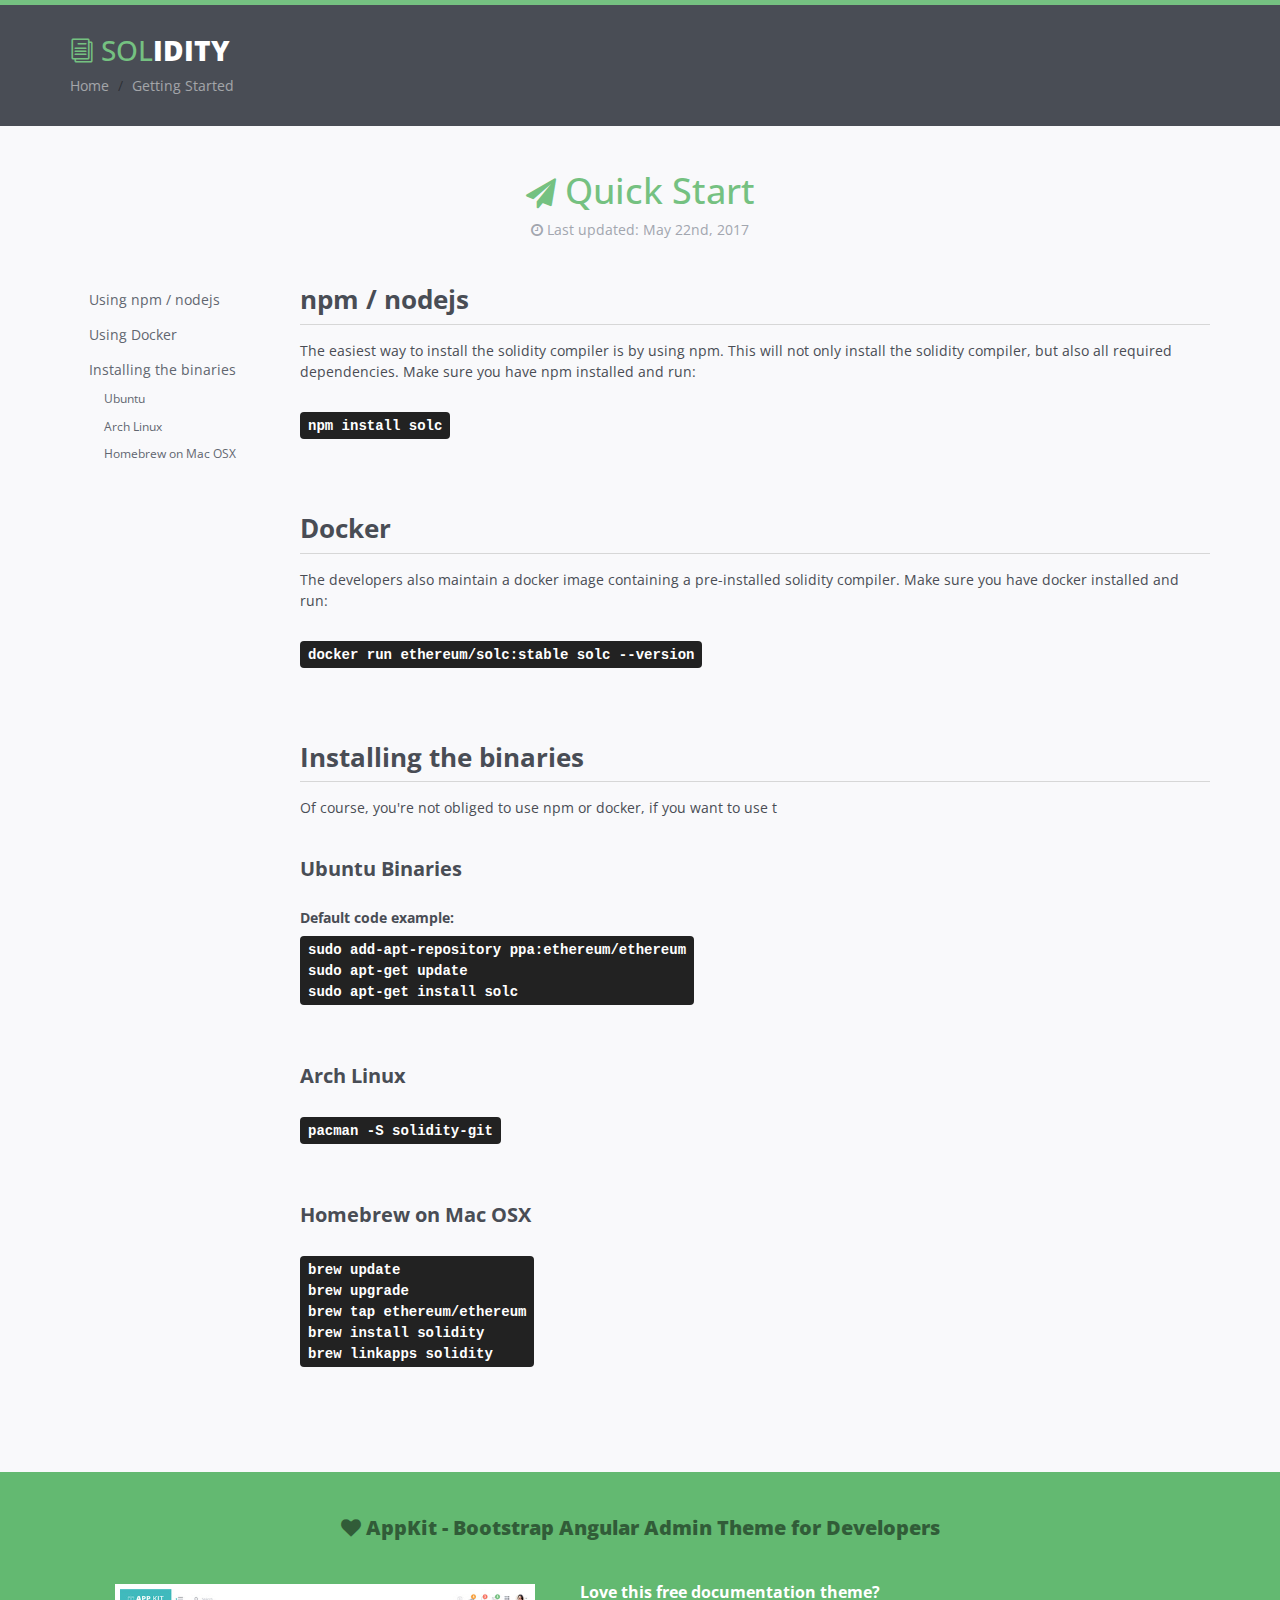
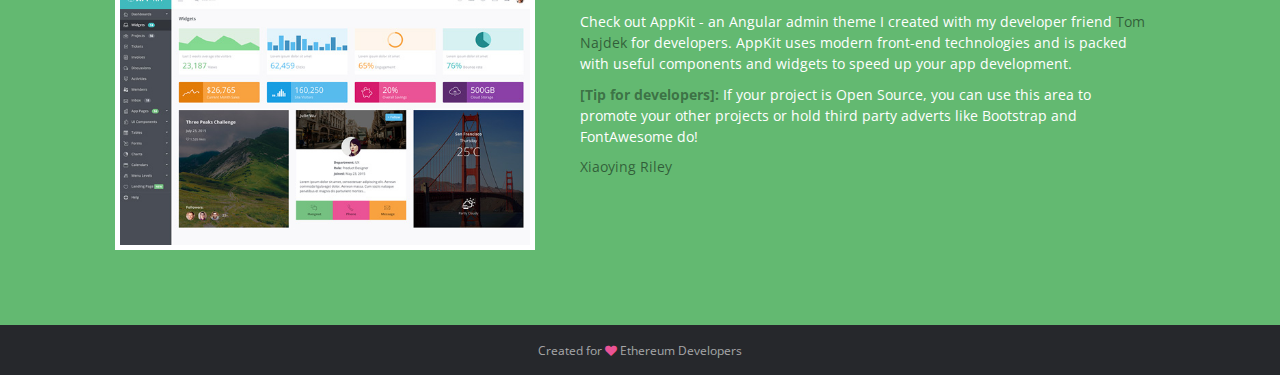
<file: documentation/getting-started.html>
<!DOCTYPE html>
<!--[if IE 8]>
<html lang="en" class="ie8"> <![endif]-->
<!--[if IE 9]>
<html lang="en" class="ie9"> <![endif]-->
<!--[if !IE]><!-->
<html lang="en"> <!--<![endif]-->
<head>
    <title>Getting Started - Documentation | Solidity</title>
    <!-- Meta -->
    <meta charset="utf-8">
    <meta http-equiv="X-UA-Compatible" content="IE=edge">
    <meta name="viewport" content="width=device-width, initial-scale=1.0">
    <meta name="description" content="Solidity, the programming language for the EVM. On this site, you'll be learning solidity in no time">
    <meta name="keywords" content="Solidity, solidity programming, solidity development, solidity reference, documentation, solidity documentation">
    <meta name="author" content="https://twitter.com/QuintenDes">
    <link rel="shortcut icon" href="favicon.ico">
    <link href='https://fonts.googleapis.com/css?family=Open+Sans:300italic,400italic,600italic,700italic,800italic,400,300,600,700,800'
          rel='stylesheet' type='text/css'>
    <!-- Global CSS -->
    <link rel="stylesheet" href="assets/plugins/bootstrap/css/bootstrap.min.css">
    <!-- Plugins CSS -->
    <link rel="stylesheet" href="assets/plugins/font-awesome/css/font-awesome.css">
    <link rel="stylesheet" href="assets/plugins/prism/prism.css">
    <link rel="stylesheet" href="assets/plugins/elegant_font/css/style.css">

    <!-- Theme CSS -->
    <link id="theme-style" rel="stylesheet" href="assets/css/styles.css">
    <!-- HTML5 shim and Respond.js IE8 support of HTML5 elements and media queries -->
    <!--[if lt IE 9]>
    <script src="https://oss.maxcdn.com/html5shiv/3.7.2/html5shiv.min.js"></script>
    <script src="https://oss.maxcdn.com/respond/1.4.2/respond.min.js"></script>
    <![endif]-->

</head>

<body class="body-green">
<div class="page-wrapper">
    <!-- ******Header****** -->
    <header id="header" class="header">
        <div class="container">
            <div class="branding">
                <h1 class="logo">
                    <a href="index.html">
                        <span aria-hidden="true" class="icon_documents_alt icon"></span>
                        <span class="text-highlight">SOL</span><span class="text-bold">idity</span>
                    </a>
                </h1>
            </div><!--//branding-->
            <ol class="breadcrumb">
                <li><a href="index.html">Home</a></li>
                <li class="active">Getting Started</li>
            </ol>
        </div><!--//container-->
    </header><!--//header-->
    <div class="doc-wrapper">
        <div class="container">
            <div id="doc-header" class="doc-header text-center">
                <h1 class="doc-title"><i class="icon fa fa-paper-plane"></i> Quick Start</h1>
                <div class="meta"><i class="fa fa-clock-o"></i> Last updated: May 22nd, 2017</div>
            </div><!--//doc-header-->
            <div class="doc-body">
                <div class="doc-content">
                    <div class="content-inner">
                        <section id="installation-section" class="doc-section">
                            <h2 class="section-title">npm / nodejs</h2>
                            <div id="step1" class="section-block">
                                <p>
                                    The easiest way to install the solidity compiler is by using npm. This will not only
                                    install the solidity compiler, but also all required dependencies.
                                    Make sure you have npm installed and run:
                                </p>
                                <div class="code-block">
                                    <p><code>npm install solc</code></p>
                                </div><!--//code-block-->
                            </div><!--//section-block-->
                        </section><!--//doc-section-->

                        <section id="code-section" class="doc-section">
                            <h2 class="section-title">Docker</h2>
                            <div class="section-block">
                                <p>
                                    The developers also maintain a docker image containing a pre-installed solidity
                                    compiler. Make sure you have docker installed and run:
                                </p>
                                <div class="code-block">
                                    <p><code>docker run ethereum/solc:stable solc --version</code></p>
                                </div><!--//code-block-->
                            </div><!--//section-block-->
                        </section><!--//doc-section-->
                        <section id="callouts-section" class="doc-section">
                            <h2 class="section-title">Installing the binaries</h2>
                            <div class="section-block">
                                <p>
                                    Of course, you're not obliged to use npm or docker, if you want to use t
                                </p>
                            </div>
                            <div id="install-ubuntu" class="section-block">
                                <h3 class="block-title">Ubuntu Binaries</h3>

                                <div class="code-block">
                                    <h6>Default code example:</h6>
                                    <p>
                                        <code>
                                            sudo add-apt-repository ppa:ethereum/ethereum<br/>
                                            sudo apt-get update<br/>
                                            sudo apt-get install solc <br/>
                                        </code>
                                    </p>
                                </div><!--//code-block-->
                            </div><!--//section-block-->
                            <div id="install-arch-linux" class="section-block">
                                <h3 class="block-title">Arch Linux</h3>
                                <div class="code-block">
                                    <p>
                                        <code>
                                            pacman -S solidity-git
                                        </code>
                                    </p>
                                </div>
                            </div><!--//section-block-->
                            <div id="install-homebrew" class="section-block">
                                <h3 class="block-title">Homebrew on Mac OSX</h3>
                                <p>

                                </p>
                                <div class="code-block">
                                    <p>
                                        <code>
                                            brew update <br/>
                                            brew upgrade<br/>
                                            brew tap ethereum/ethereum<br/>
                                            brew install solidity <br/>
                                            brew linkapps solidity <br/>
                                        </code>
                                    </p>
                                </div><!--//code-block-->
                            </div><!--//section-block-->

                        </section><!--//doc-section-->
                    </div><!--//content-inner-->
                </div><!--//doc-content-->
                <div class="doc-sidebar hidden-xs">
                    <nav id="doc-nav">
                        <ul id="doc-menu" class="nav doc-menu" data-spy="affix">
                            <li>
                                <a class="scrollto" href="#installation-section-npm">Using npm / nodejs</a>
                            </li>
                            <li>
                                <a class="scrollto" href="#installation-section-docker">Using Docker</a>
                            </li>
                            <li>
                                <a class="scrollto" href="#installation-section-binaries">Installing the binaries</a>
                                <ul class="nav doc-sub-menu">
                                    <li><a class="scrollto" href="#install-ubuntu">Ubuntu</a></li>
                                    <li><a class="scrollto" href="#install-arch-linux">Arch Linux</a></li>
                                    <li><a class="scrollto" href="#install-homebrew">Homebrew on Mac OSX</a></li>
                                </ul><!--//nav-->
                        </ul>
                        </li>
                        </ul><!--//doc-menu-->
                    </nav>
                </div><!--//doc-sidebar-->
            </div><!--//doc-body-->
        </div><!--//container-->
    </div><!--//doc-wrapper-->

    <div id="promo-block" class="promo-block">
        <div class="container">
            <div class="promo-block-inner">
                <h3 class="promo-title text-center"><i class="fa fa-heart"></i> <a
                        href="https://wrapbootstrap.com/theme/appkit-admin-theme-angularjs-WB051SCJ1?ref=3wm"
                        target="_blank">AppKit - Bootstrap Angular Admin Theme for Developers</a></h3>
                <div class="row">
                    <div class="figure-holder col-md-5 col-sm-6 col-xs-12">
                        <div class="figure-holder-inner">
                            <a href="https://wrapbootstrap.com/theme/appkit-admin-theme-angularjs-WB051SCJ1?ref=3wm"
                               target="_blank"><img class="img-responsive"
                                                    src="assets/images/demo/appkit-widgets-thumb.jpg"
                                                    alt="AppKit Theme"/></a>
                            <a class="mask" href="#hook"><i class="icon fa fa-heart pink"></i></a>

                        </div>
                    </div><!--//figure-holder-->
                    <div class="content-holder col-md-7 col-sm-6 col-xs-12">
                        <div class="content-holder-inner">
                            <div class="desc">
                                <h4 class="content-title"><strong>Love this free documentation theme?</strong></h4>
                                <p>Check out AppKit - an Angular admin theme I created with my developer friend <a
                                        href="https://twitter.com/tnajdek">Tom Najdek</a> for developers. AppKit uses
                                    modern front-end technologies and is packed with useful components and widgets to
                                    speed up your app development.</p>
                                <p><strong class="highlight">[Tip for developers]:</strong> If your project is Open
                                    Source, you can use this area to promote your other projects or hold third party
                                    adverts like Bootstrap and FontAwesome do!</p>
                            </div><!--//desc-->
                            <div class="author"><a href="http://themes.3rdwavemedia.com">Xiaoying Riley</a></div>
                        </div><!--//content-holder-inner-->
                    </div><!--//content-holder-->
                </div><!--//row-->
            </div><!--//promo-block-inner-->
        </div><!--//container-->
    </div><!--//promo-block-->

</div><!--//page-wrapper-->

<footer id="footer" class="footer text-center">
    <div class="container">
        <!--/* This template is released under the Creative Commons Attribution 3.0 License. Please keep the attribution link below when using for your own project. Thank you for your support. :) If you'd like to use the template without the attribution, you can check out other license options via our website: themes.3rdwavemedia.com */-->
        <small class="copyright">
            Created for <i class="fa fa-heart"></i> Ethereum Developers
        </small>

    </div><!--//container-->
</footer><!--//footer-->


<!-- Main Javascript -->
<script type="text/javascript" src="assets/plugins/jquery-1.12.3.min.js"></script>
<script type="text/javascript" src="assets/plugins/bootstrap/js/bootstrap.min.js"></script>
<script type="text/javascript" src="assets/plugins/prism/prism.js"></script>
<script type="text/javascript" src="assets/plugins/jquery-scrollTo/jquery.scrollTo.min.js"></script>
<script type="text/javascript" src="assets/plugins/jquery-match-height/jquery.matchHeight-min.js"></script>
<script type="text/javascript" src="assets/js/main.js"></script>

</body>
</html>
</file>
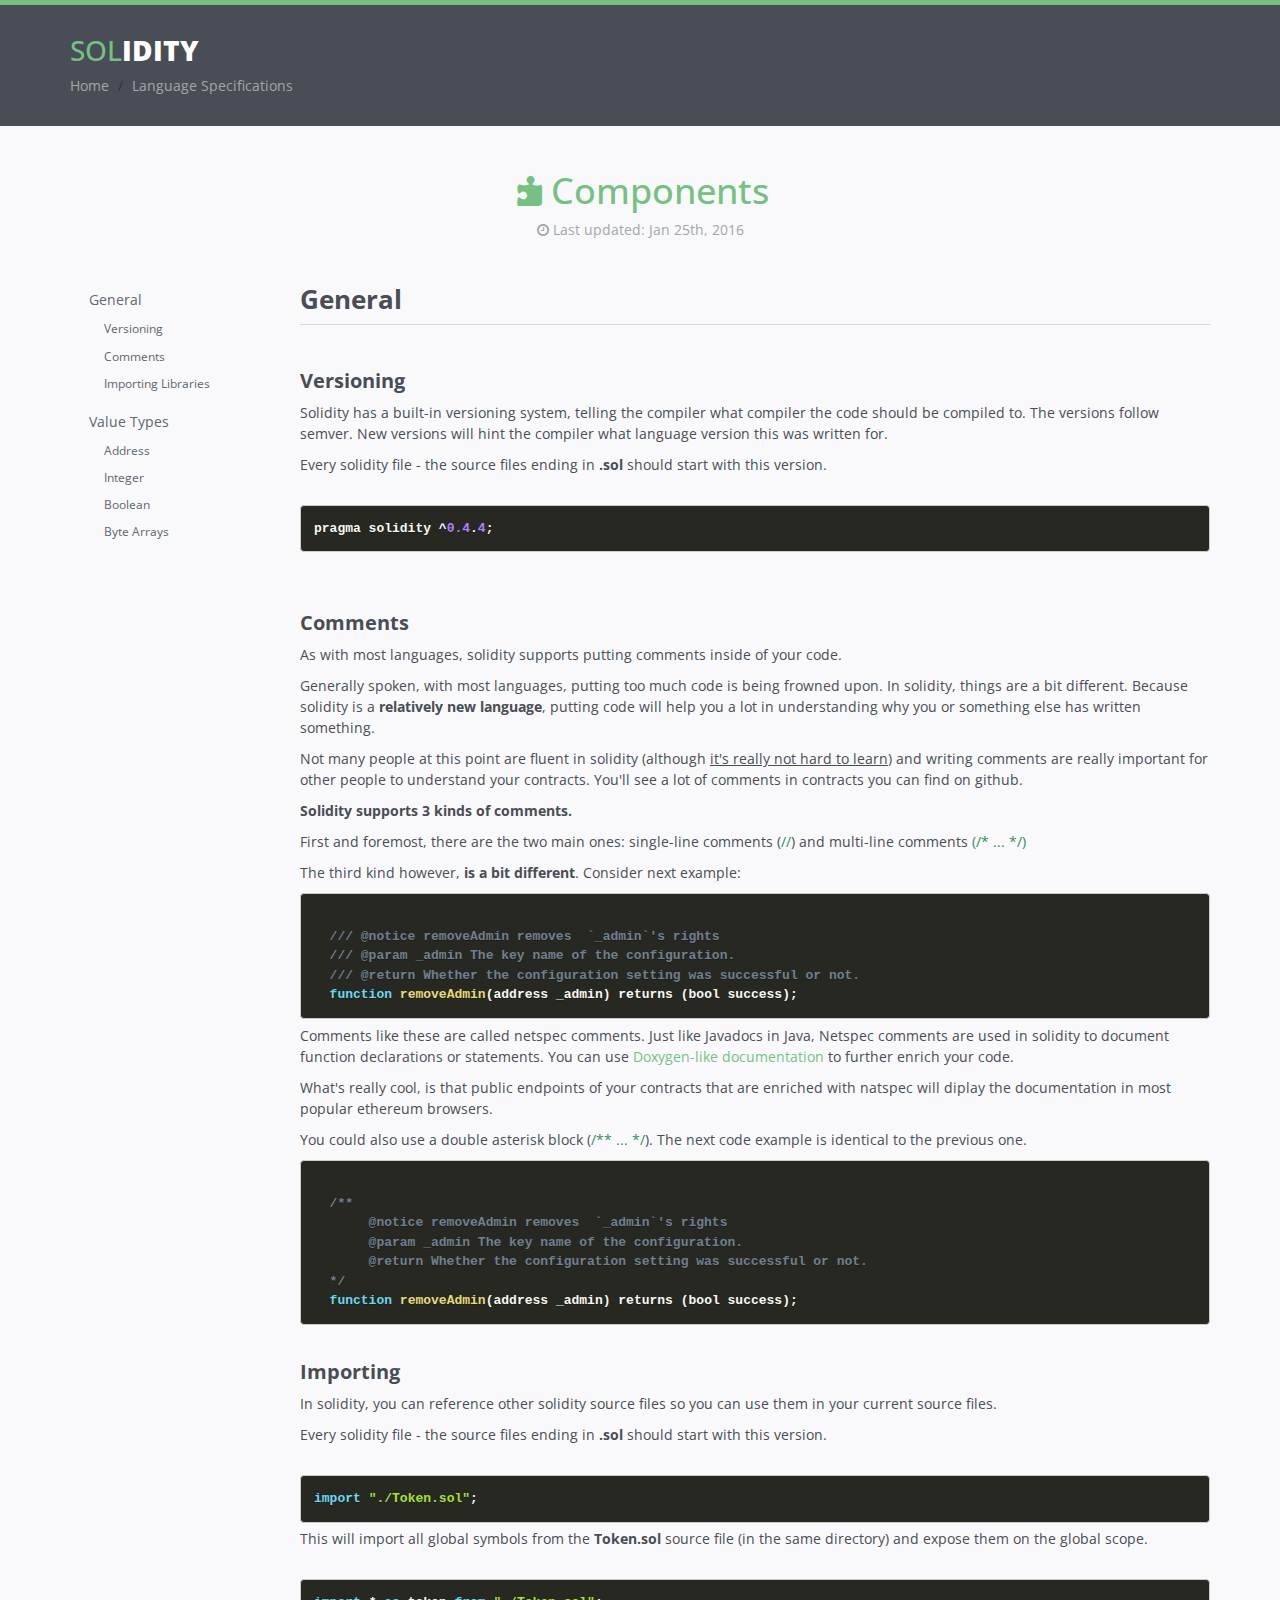
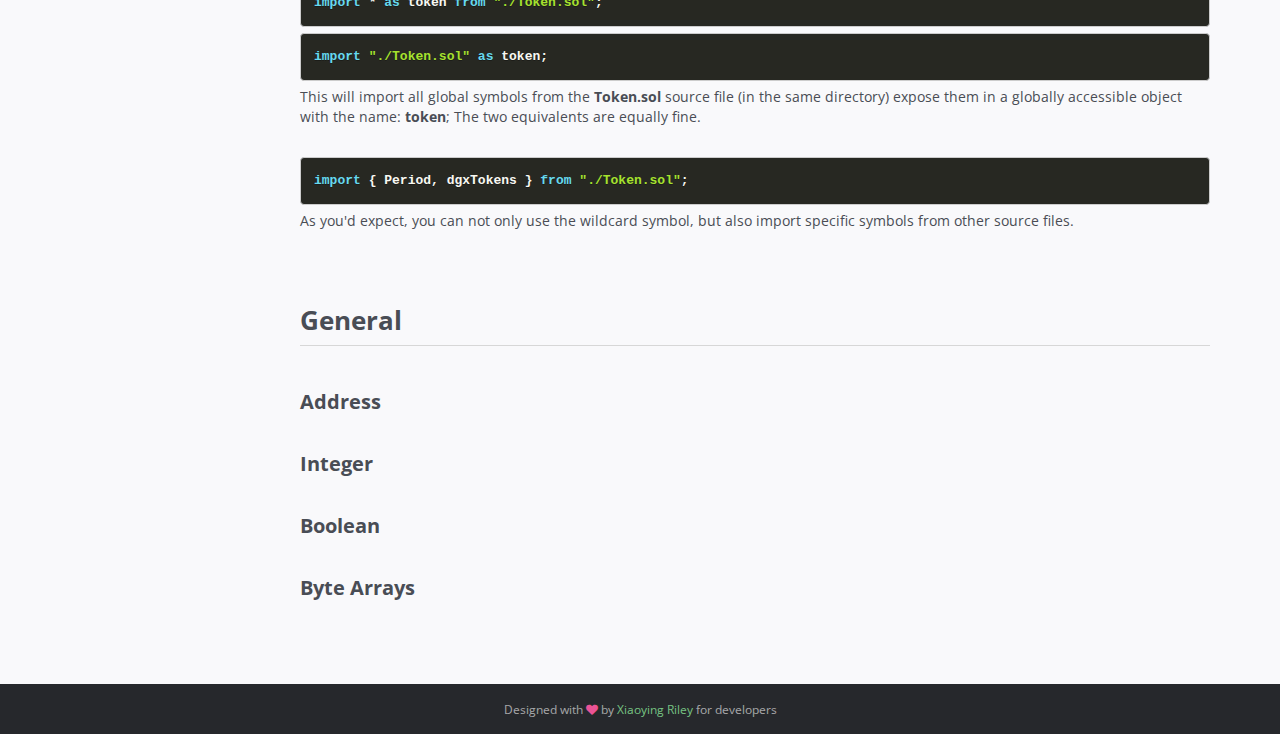
<file: documentation/language-specifications.html>
<!DOCTYPE html>
<!--[if IE 8]>
<html lang="en" class="ie8"> <![endif]-->
<!--[if IE 9]>
<html lang="en" class="ie9"> <![endif]-->
<!--[if !IE]><!-->
<html lang="en"> <!--<![endif]-->
<head>
    <title>Language Specifications - Solidity</title>
    <!-- Meta -->
    <meta charset="utf-8">
    <meta http-equiv="X-UA-Compatible" content="IE=edge">
    <meta name="viewport" content="width=device-width, initial-scale=1.0">
    <meta name="description" content="Solidity, the programming language for the EVM">
    <meta name="keywords" content="Solidity, solidity programming, solidity development, solidity reference, documentation, solidity documentation">
    <meta name="author" content="https://twitter.com/QuintenDes">
    <link rel="shortcut icon" href="favicon.ico">
    <link href='https://fonts.googleapis.com/css?family=Open+Sans:300italic,400italic,600italic,700italic,800italic,400,300,600,700,800'
          rel='stylesheet' type='text/css'>
    <!-- Global CSS -->
    <link rel="stylesheet" href="assets/plugins/bootstrap/css/bootstrap.min.css">
    <!-- Plugins CSS -->
    <link rel="stylesheet" href="assets/plugins/font-awesome/css/font-awesome.css">
    <link rel="stylesheet" href="assets/plugins/prism/prism.css">
    <link rel="stylesheet" href="assets/plugins/lightbox/dist/ekko-lightbox.min.css">
    <link rel="stylesheet" href="assets/plugins/elegant_font/css/style.css">

    <!-- Theme CSS -->
    <link id="theme-style" rel="stylesheet" href="assets/css/styles.css">
    <!-- HTML5 shim and Respond.js IE8 support of HTML5 elements and media queries -->
    <!--[if lt IE 9]>
    <script src="https://oss.maxcdn.com/html5shiv/3.7.2/html5shiv.min.js"></script>
    <script src="https://oss.maxcdn.com/respond/1.4.2/respond.min.js"></script>
    <![endif]-->

</head>

<body class="body-green">
<div class="page-wrapper">
    <!-- ******Header****** -->
    <header id="header" class="header">
        <div class="container">
            <div class="branding">
                <h1 class="logo">
                    <a href="index.html">
                        <span class="text-highlight">SOL</span><span class="text-bold">IDITY</span>
                    </a>
                </h1>
            </div><!--//branding-->
            <ol class="breadcrumb">
                <li><a href="index.html">Home</a></li>
                <li class="active">Language Specifications</li>
            </ol>
        </div><!--//container-->
    </header><!--//header-->
    <div class="doc-wrapper">
        <div class="container">
            <div id="doc-header" class="doc-header text-center">
                <h1 class="doc-title"><span aria-hidden="true" class="icon icon_puzzle_alt"></span> Components</h1>
                <div class="meta"><i class="fa fa-clock-o"></i> Last updated: Jan 25th, 2016</div>
            </div><!--//doc-header-->
            <div class="doc-body">
                <div class="doc-content">
                    <div class="content-inner">
                        <section id="general" class="doc-section">
                            <h2 class="section-title">General</h2>
                            <div class="section-block">

                            </div><!--//section-block-->
                            <div id="versioning" class="section-block">
                                <h3 class="block-title">Versioning</h3>
                                <p>
                                    Solidity has a built-in versioning system, telling the compiler what compiler the
                                    code should be compiled to. The versions
                                    follow semver. New versions will hint the compiler what language version this was
                                    written for.
                                </p>
                                <p>
                                    Every solidity file - the source files ending in <b>.sol</b> should start with this
                                    version.
                                <div class="code-block">

                                    <pre><code class="language-js">pragma solidity ^0.4.4;</code></pre>
                                </div><!--//code-block-->
                                </p>
                            </div><!--//section-block-->

                            <div id="comments" class="section-block">
                                <h3 class="block-title">Comments</h3>
                                <p>
                                    As with most languages, solidity supports putting comments inside of your code.
                                </p>
                                <p>
                                    Generally spoken, with most languages, putting too much code is being frowned upon.
                                    In solidity, things are a bit different.
                                    Because solidity is a <b>relatively new language</b>, putting code will help you a
                                    lot in understanding why you or something else has
                                    written something.</p>
                                <p> Not many people at this point are fluent in solidity (although <u>it's really not
                                    hard to learn</u>) and writing comments are
                                    really important for other people to understand your contracts. You'll see a lot of
                                    comments in contracts you can find on github.
                                </p>

                                <p><b>Solidity supports 3 kinds of comments.</b></p>
                                <p>First and foremost, there are the two main ones: single-line comments (<span
                                        style="color:seagreen;">//</span>) and multi-line comments <span
                                        style="color: seagreen">(/* ... */)</span></p>

                                <p>The third kind however, <b>is a bit different</b>. Consider next example:</p>

                                <pre><code class="language-js">
  /// @notice removeAdmin removes  `_admin`'s rights
  /// @param _admin The key name of the configuration.
  /// @return Whether the configuration setting was successful or not.
  function removeAdmin(address _admin) returns (bool success);</code></pre>

                                <p>Comments like these are called netspec comments. Just like Javadocs in Java, Netspec
                                    comments are used
                                    in solidity to document function declarations or statements. You can use <a
                                            href="http://www.stack.nl/~dimitri/doxygen/">Doxygen-like documentation</a>
                                    to further enrich your code.</p>
                                <p>What's really cool, is that public endpoints of your contracts that are enriched with
                                    natspec will diplay the documentation in most popular ethereum browsers.</p>
                                <p>You could also use a double asterisk block (<span
                                        style="color: seagreen;">/** ... */</span>). The next code example is identical
                                    to the previous one.</p>

                                <pre><code class="language-js">
  /**
       @notice removeAdmin removes  `_admin`'s rights
       @param _admin The key name of the configuration.
       @return Whether the configuration setting was successful or not.
  */
  function removeAdmin(address _admin) returns (bool success);</code></pre>

                            </div><!--//section-block-->
                            <div id="importing" class="section-block">
                                <h3 class="block-title">Importing</h3>
                                <p>
                                    In solidity, you can reference other solidity source files so you can use them in
                                    your current source files.
                                </p>


                                <p>
                                    Every solidity file - the source files ending in <b>.sol</b> should start with this
                                    version.</p>
                                <div class="code-block">
                                    <pre><code class="language-js">import "./Token.sol";</code></pre>
                                    This will import all global symbols from the <b>Token.sol</b> source file (in the same directory) and expose
                                    them on the global scope.
                                </div><!--//code-block-->

                                <div class="code-block">
                                    <pre><code class="language-js">import * as token from "./Token.sol";</code></pre>
                                    <pre><code class="language-js">import "./Token.sol" as token;</code></pre>

                                    This will import all global symbols from the <b>Token.sol</b> source file (in the same directory) expose them in
                                    a globally accessible object with the name: <b>token</b>;
                                   The two equivalents are equally fine.
                                </div><!--//code-block-->

                                <div class="code-block">
                                    <pre><code class="language-js">import { Period, dgxTokens } from "./Token.sol";</code></pre>
                                    As you'd expect, you can not only use the wildcard symbol, but also import specific symbols from other source files.
                                </div><!--//code-block-->



                            </div><!--//section-block-->
                        </section><!--//doc-section-->
                        <section id="value-types" class="doc-section">
                            <h2 class="section-title">General</h2>
                            <div class="section-block">

                            </div><!--//section-block-->
                            <div id="address" class="section-block">
                                <h3 class="block-title">Address</h3>
                            </div><!--//section-block-->

                            <div id="integer" class="section-block">
                                <h3 class="block-title">Integer</h3>
                            </div><!--//section-block-->
                            <div id="boolean" class="section-block">
                                <h3 class="block-title">Boolean</h3>

                            </div><!--//section-block-->
                            <div id="byte-arrays" class="section-block">
                                <h3 class="block-title">Byte Arrays</h3>

                            </div><!--//section-block-->
                        </section><!--//doc-section-->

                    </div><!--//content-inner-->
                </div><!--//doc-content-->
                <div class="doc-sidebar">
                    <nav id="doc-nav">
                        <ul id="doc-menu" class="nav doc-menu hidden-xs" data-spy="affix">
                            <li>
                                <a class="scrollto" href="#general">General</a>
                                <ul class="nav doc-sub-menu">
                                    <li><a class="scrollto" href="#versioning">Versioning</a></li>
                                    <li><a class="scrollto" href="#comments">Comments</a></li>
                                    <li><a class="scrollto" href="#importing">Importing Libraries</a></li>
                                </ul><!--//nav-->
                            </li>
                            <li>
                                <a class="scrollto" href="#value-types">Value Types</a>
                                <ul class="nav doc-sub-menu">
                                    <li><a class="scrollto" href="#address">Address</a></li>
                                    <li><a class="scrollto" href="#integer">Integer</a></li>
                                    <li><a class="scrollto" href="#boolean">Boolean</a></li>
                                    <li><a class="scrollto" href="#byte-arrays">Byte Arrays</a></li>
                                </ul><!--//nav-->
                            </li>
                        </ul><!--//doc-menu-->
                    </nav>
                </div><!--//doc-sidebar-->
            </div><!--//doc-body-->
        </div><!--//container-->
    </div><!--//doc-wrapper-->
</div><!--//page-wrapper-->

<footer id="footer" class="footer text-center">
    <div class="container">
        <!--/* This template is released under the Creative Commons Attribution 3.0 License. Please keep the attribution link below when using for your own project. Thank you for your support. :) If you'd like to use the template without the attribution, you can check out other license options via our website: themes.3rdwavemedia.com */-->
        <small class="copyright">Designed with <i class="fa fa-heart"></i> by <a href="http://themes.3rdwavemedia.com/"
                                                                                 target="_blank">Xiaoying Riley</a> for
            developers
        </small>

    </div><!--//container-->
</footer><!--//footer-->


<!-- Main Javascript -->
<script type="text/javascript" src="assets/plugins/jquery-1.12.3.min.js"></script>
<script type="text/javascript" src="assets/plugins/bootstrap/js/bootstrap.min.js"></script>
<script type="text/javascript" src="assets/plugins/prism/prism.js"></script>
<script type="text/javascript" src="assets/plugins/jquery-scrollTo/jquery.scrollTo.min.js"></script>
<script type="text/javascript" src="assets/plugins/lightbox/dist/ekko-lightbox.min.js"></script>
<script type="text/javascript" src="assets/plugins/jquery-match-height/jquery.matchHeight-min.js"></script>
<script type="text/javascript" src="assets/js/main.js"></script>

</body>
</html>
</file>
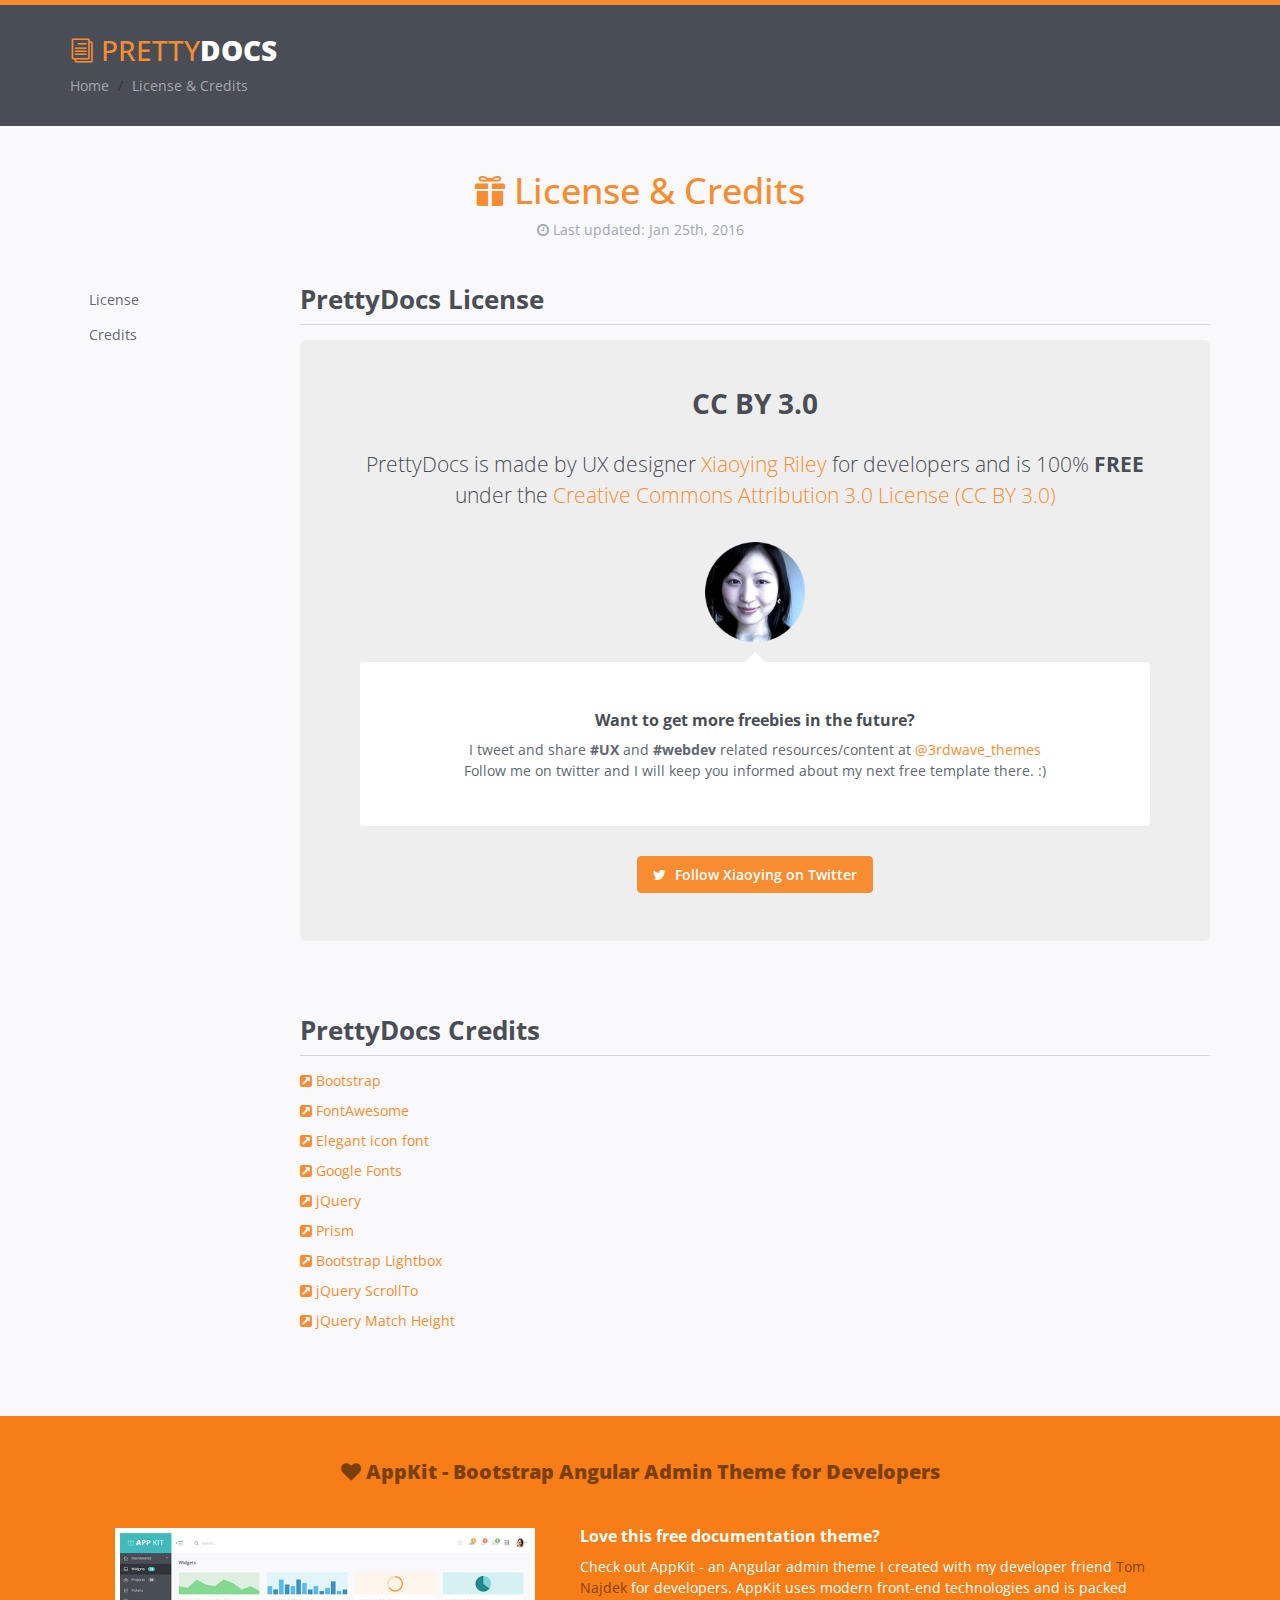
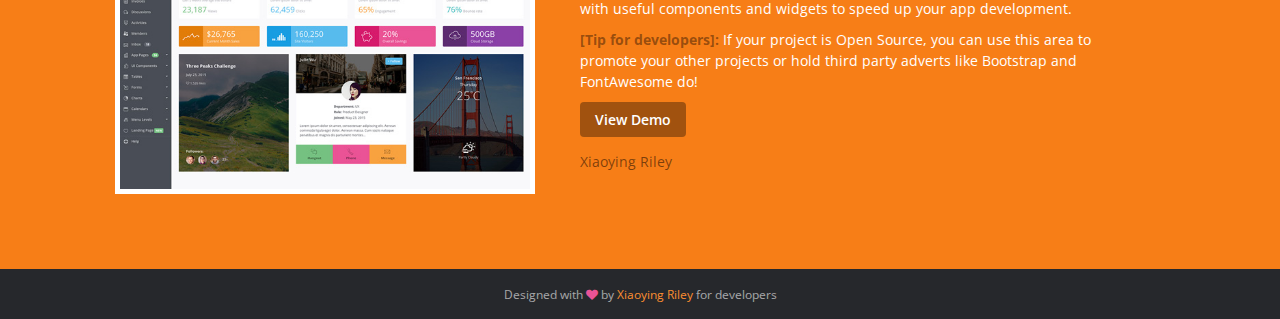
<file: documentation/license.html>
<!DOCTYPE html>
<!--[if IE 8]> <html lang="en" class="ie8"> <![endif]-->  
<!--[if IE 9]> <html lang="en" class="ie9"> <![endif]-->  
<!--[if !IE]><!--> <html lang="en"> <!--<![endif]-->  
<head>
    <title>Responsive website template for documentations</title>
    <!-- Meta -->
    <meta charset="utf-8">
    <meta http-equiv="X-UA-Compatible" content="IE=edge">
    <meta name="viewport" content="width=device-width, initial-scale=1.0">
    <meta name="description" content="">
    <meta name="author" content="">    
    <link rel="shortcut icon" href="favicon.ico">  
    <link href='http://fonts.googleapis.com/css?family=Open+Sans:300italic,400italic,600italic,700italic,800italic,400,300,600,700,800' rel='stylesheet' type='text/css'>
    <!-- Global CSS -->
    <link rel="stylesheet" href="assets/plugins/bootstrap/css/bootstrap.min.css">   
    <!-- Plugins CSS -->    
    <link rel="stylesheet" href="assets/plugins/font-awesome/css/font-awesome.css">
    <link rel="stylesheet" href="assets/plugins/prism/prism.css">
    <link rel="stylesheet" href="assets/plugins/lightbox/dist/ekko-lightbox.min.css">
    <link rel="stylesheet" href="assets/plugins/elegant_font/css/style.css">

    <!-- Theme CSS -->
    <link id="theme-style" rel="stylesheet" href="assets/css/styles.css">
    <!-- HTML5 shim and Respond.js IE8 support of HTML5 elements and media queries -->
    <!--[if lt IE 9]>
      <script src="https://oss.maxcdn.com/html5shiv/3.7.2/html5shiv.min.js"></script>
      <script src="https://oss.maxcdn.com/respond/1.4.2/respond.min.js"></script>
    <![endif]-->
    
</head> 

<body class="body-orange">
    <div class="page-wrapper">
        <!-- ******Header****** -->
        <header id="header" class="header">
            <div class="container">
                <div class="branding">
                    <h1 class="logo">
                        <a href="index.html">
                            <span aria-hidden="true" class="icon_documents_alt icon"></span>
                            <span class="text-highlight">Pretty</span><span class="text-bold">Docs</span>
                        </a>
                    </h1>
                </div><!--//branding-->
                <ol class="breadcrumb">
                    <li><a href="index.html">Home</a></li>
                    <li class="active">License &amp; Credits</li>
                </ol>
            </div><!--//container-->
        </header><!--//header-->
        <div class="doc-wrapper">
            <div class="container">
                <div id="doc-header" class="doc-header text-center">
                    <h1 class="doc-title"><span aria-hidden="true" class="icon icon_gift"></span> License &amp; Credits</h1>
                    <div class="meta"><i class="fa fa-clock-o"></i> Last updated: Jan 25th, 2016</div>
                </div><!--//doc-header-->
                <div class="doc-body">
                    <div class="doc-content">
                        <div class="content-inner">
                            <section id="license" class="doc-section">
                                <h2 class="section-title">PrettyDocs License</h2>
                                <div class="section-block">
                                    <div class="jumbotron text-center">
                                        <h1>CC BY 3.0</h1>
                                        <p>PrettyDocs is made by UX designer <a href="https://twitter.com/3rdwave_themes" target="_blank">Xiaoying Riley</a> for developers and is 100% <strong>FREE</strong> under the <a class="dotted-line" href="http://creativecommons.org/licenses/by/3.0/" target="_blank">Creative Commons Attribution 3.0 License (CC BY 3.0)</a></p>
                                        <div class="author-profile text-center">
                                            <a class="center-block" href="https://twitter.com/3rdwave_themes" target="_blank"><img src="assets/images/demo/author-profile.png" alt=""></a>
                                        </div><!--//author-profile-->
                                        <div class="speech-bubble">                    
                                            <h3 class="speech-title">Want to get more freebies in the future?</h3>

                                            <p>I tweet and share <strong>#UX</strong> and <strong>#webdev</strong> related resources/content at <a href="https://twitter.com/3rdwave_themes" target="_blank">@3rdwave_themes</a> <br> Follow me on twitter and I will keep you informed about my next free template there. :)</p>
                                        </div>
                                        
                                        <div class="list list-inline center-block">
                                            <a class="btn btn-cta btn-orange" href="https://twitter.com/3rdwave_themes" target="_blank"><i class="fa fa-twitter"></i> Follow Xiaoying on Twitter</a>
                                        </div>
                                    </div><!--//jumbotron-->
                                </div><!--//section-block-->
                                
                            </section><!--//doc-section-->
                            <section id="credits" class="doc-section">
                                <h2 class="section-title">PrettyDocs Credits</h2>
                                <div class="section-block">
                                    <ul class="list list-unstyled">
                                        
                                        <li><a href="http://getbootstrap.com/" target="_blank"><i class="fa fa-external-link-square"></i> Bootstrap</a></li>
                                        <li><a href="http://fortawesome.github.io/Font-Awesome/" target="_blank"><i class="fa fa-external-link-square"></i> FontAwesome</a></li>
                                        <li><a href="http://www.elegantthemes.com/blog/resources/elegant-icon-font" target="_blank"><i class="fa fa-external-link-square"></i> Elegant icon font</a></li>
                                        <li><a href="http://www.google.com/webfonts" target="_blank"><i class="fa fa-external-link-square"></i> Google Fonts</a></li>
                                        <li><a href="http://jquery.com/" target="_blank"><i class="fa fa-external-link-square"></i> jQuery</a></li>
                                        <li><a href="http://prismjs.com/index.html" target="_blank"><i class="fa fa-external-link-square"></i> Prism</a></li>
                                        <li><a href="http://ashleydw.github.io/lightbox/" target="_blank"><i class="fa fa-external-link-square"></i> Bootstrap Lightbox</a></li>
                                        <li><a href="http://flesler.blogspot.co.uk/2007/10/jqueryscrollto.html" target="_blank"><i class="fa fa-external-link-square"></i> jQuery ScrollTo</a></li>
                                        <li><a href="http://brm.io/jquery-match-height/" target="_blank"><i class="fa fa-external-link-square"></i> jQuery Match Height</a></li>
                                        
                                    </ul>
                                </div><!--//section-block-->
                                
                            </section><!--//doc-section-->

                            
                        </div><!--//content-inner-->
                    </div><!--//doc-content-->
                    <div class="doc-sidebar">
                        <nav id="doc-nav">
                            <ul id="doc-menu" class="nav doc-menu hidden-xs" data-spy="affix">
                                <li><a class="scrollto" href="#license">License</a></li>
                                <li><a class="scrollto" href="#credits">Credits</a></li>
                            </ul><!--//doc-menu-->
                        </nav>
                    </div><!--//doc-sidebar-->
                </div><!--//doc-body-->              
            </div><!--//container-->
        </div><!--//doc-wrapper-->
        
        <div id="promo-block" class="promo-block promo-block-2">
            <div class="container">
                <div class="promo-block-inner">
                    <h3 class="promo-title text-center"><i class="fa fa-heart"></i> <a href="https://wrapbootstrap.com/theme/appkit-admin-theme-angularjs-WB051SCJ1?ref=3wm" target="_blank">AppKit - Bootstrap Angular Admin Theme for Developers</a></h3>
                    <div class="row">
                        <div class="figure-holder col-md-5 col-sm-6 col-xs-12">
                            <div class="figure-holder-inner">
                                <a href="https://wrapbootstrap.com/theme/appkit-admin-theme-angularjs-WB051SCJ1?ref=3wm" target="_blank"><img class="img-responsive" src="assets/images/demo/appkit-widgets-thumb.jpg" alt="AppKit Theme" /></a>
                                <a class="mask" href="#hook"><i class="icon fa fa-heart pink"></i></a>
                            </div>
                        </div><!--//figure-holder-->
                        <div class="content-holder col-md-7 col-sm-6 col-xs-12">
                            <div class="content-holder-inner">
                                <div class="desc">
                                    <h4 class="content-title"><strong>Love this free documentation theme?</strong></h4>
                                    <p>Check out AppKit - an Angular admin theme I created with my developer friend <a href="https://twitter.com/tnajdek">Tom Najdek</a> for developers. AppKit uses modern front-end technologies and is packed with useful components and widgets to speed up your app development.</p>
                                    <p><strong class="highlight">[Tip for developers]:</strong> If your project is Open Source, you can use this area to promote your other projects or hold third party adverts like Bootstrap and FontAwesome do!</p>
                                    <a class="btn btn-cta" href="#hook">View Demo</a>
                                </div><!--//desc-->
                                <div class="author"><a href="http://themes.3rdwavemedia.com">Xiaoying Riley</a></div>
                            </div><!--//content-holder-inner-->
                        </div><!--//content-holder-->
                    </div><!--//row-->
                </div><!--//promo-block-inner-->  
            </div><!--//container-->
        </div><!--//promo-block-->
        
    </div><!--//page-wrapper-->
    
    <footer id="footer" class="footer text-center">
        <div class="container">
            <!--/* This template is released under the Creative Commons Attribution 3.0 License. Please keep the attribution link below when using for your own project. Thank you for your support. :) If you'd like to use the template without the attribution, you can check out other license options via our website: themes.3rdwavemedia.com */-->
            <small class="copyright">Designed with <i class="fa fa-heart"></i> by <a href="http://themes.3rdwavemedia.com/" target="_blank">Xiaoying Riley</a> for developers</small>
            
        </div><!--//container-->
    </footer><!--//footer-->
    
     
    <!-- Main Javascript -->          
    <script type="text/javascript" src="assets/plugins/jquery-1.12.3.min.js"></script>
    <script type="text/javascript" src="assets/plugins/bootstrap/js/bootstrap.min.js"></script>
    <script type="text/javascript" src="assets/plugins/prism/prism.js"></script>    
    <script type="text/javascript" src="assets/plugins/jquery-scrollTo/jquery.scrollTo.min.js"></script>  
    <script type="text/javascript" src="assets/plugins/lightbox/dist/ekko-lightbox.min.js"></script>                                                                 
    <script type="text/javascript" src="assets/plugins/jquery-match-height/jquery.matchHeight-min.js"></script>
    <script type="text/javascript" src="assets/js/main.js"></script>
    
</body>
</html>
</file>
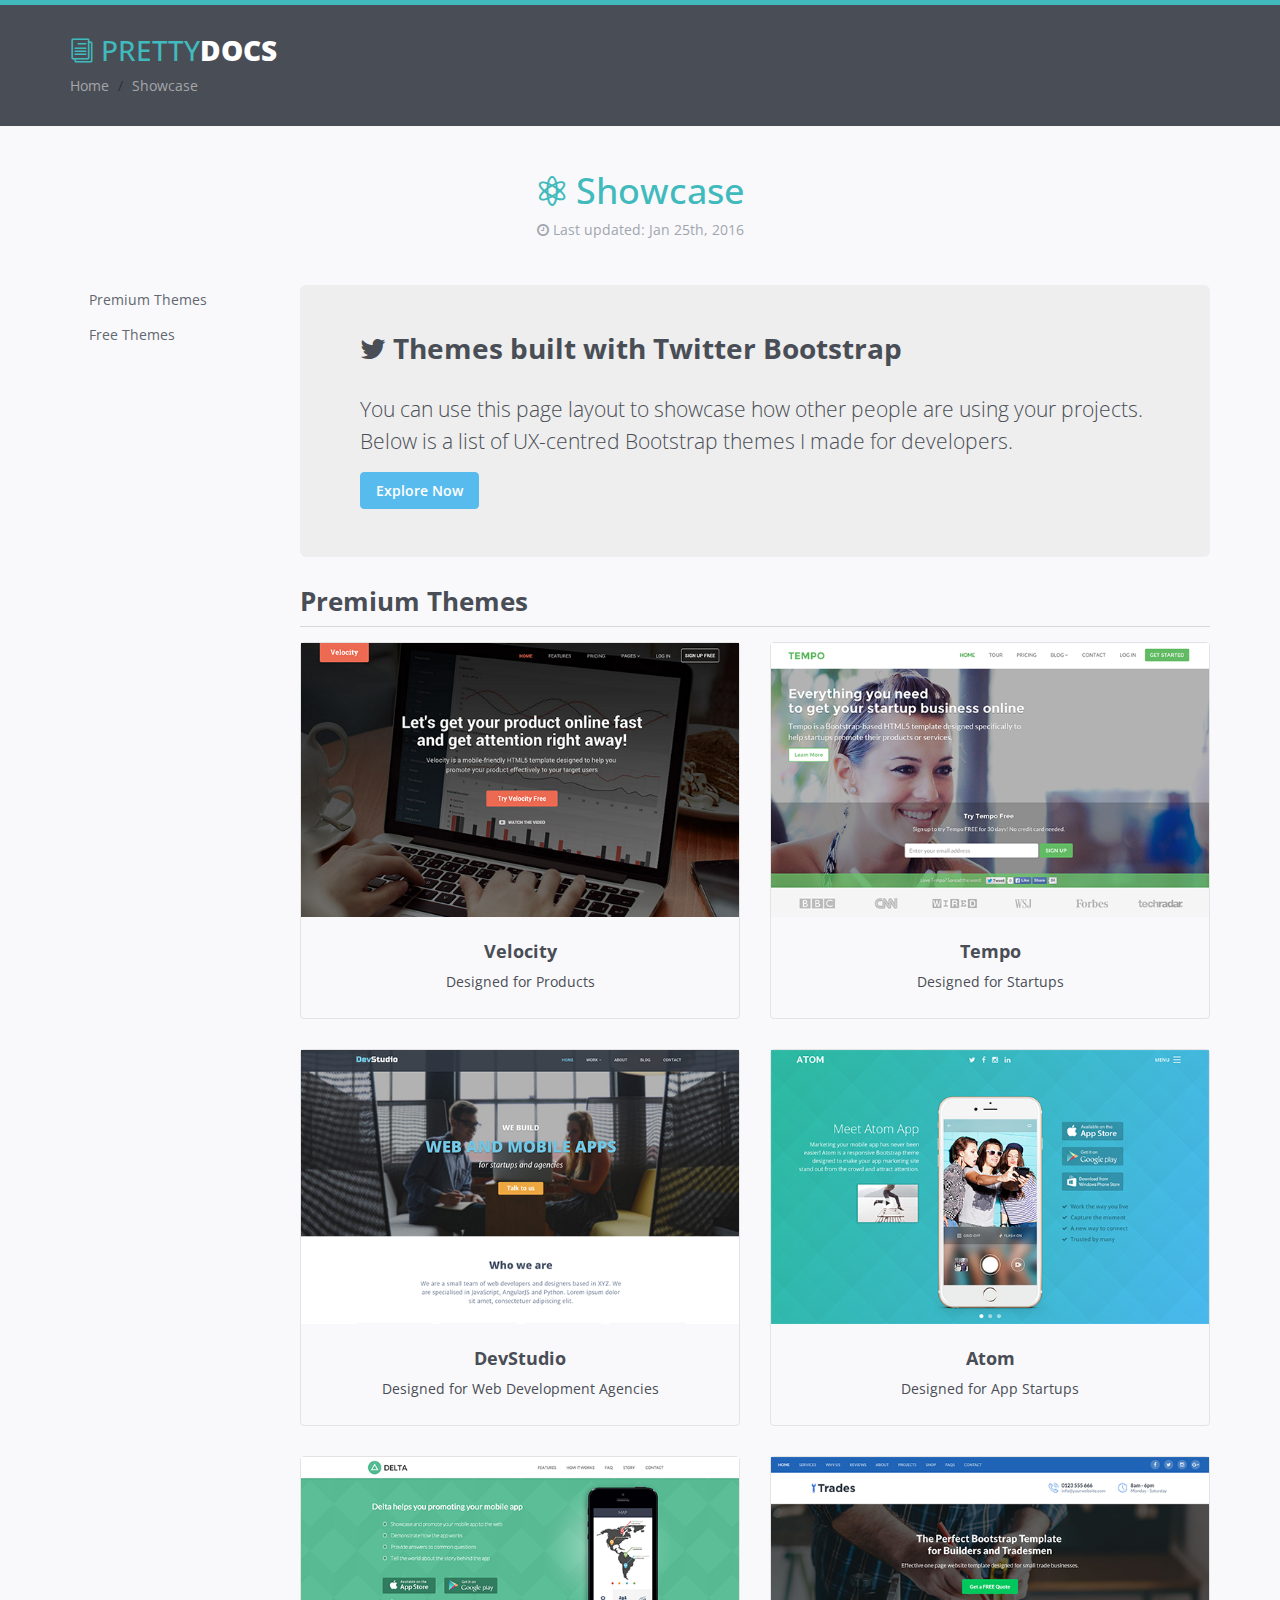
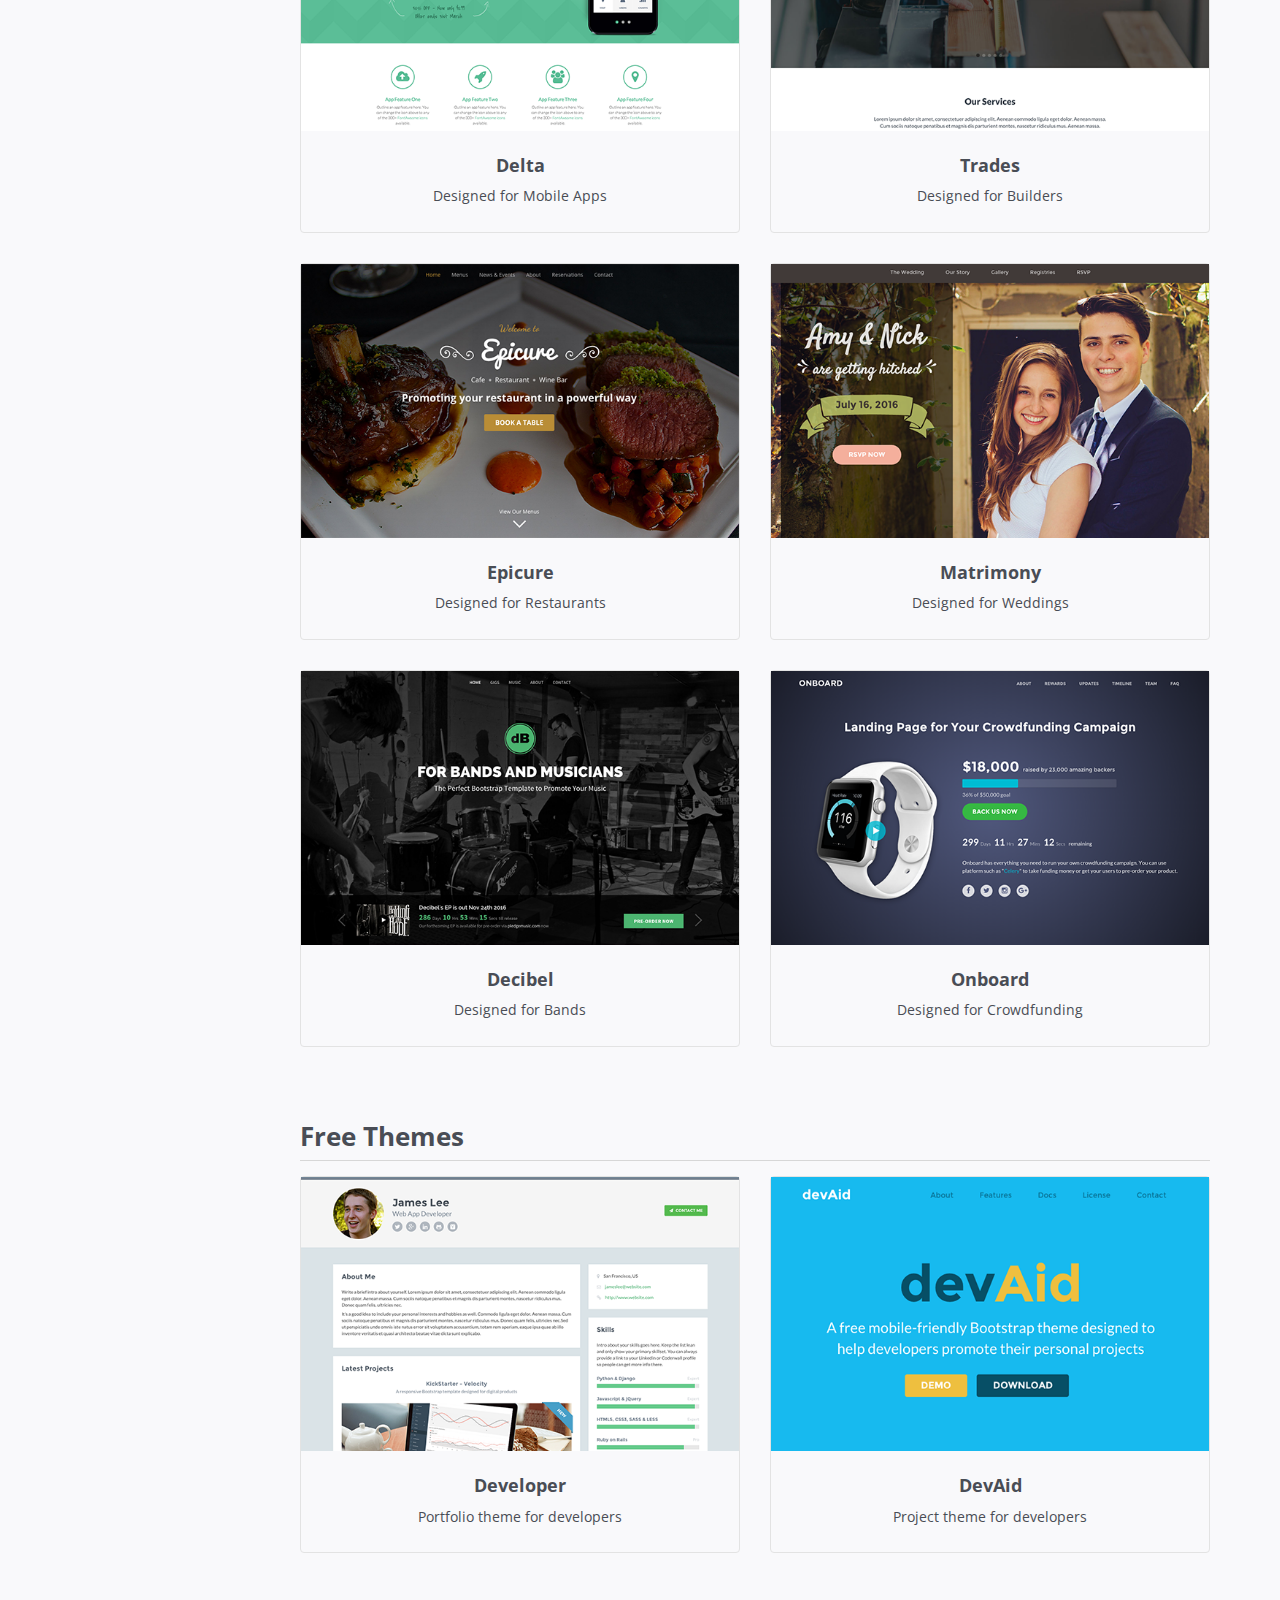
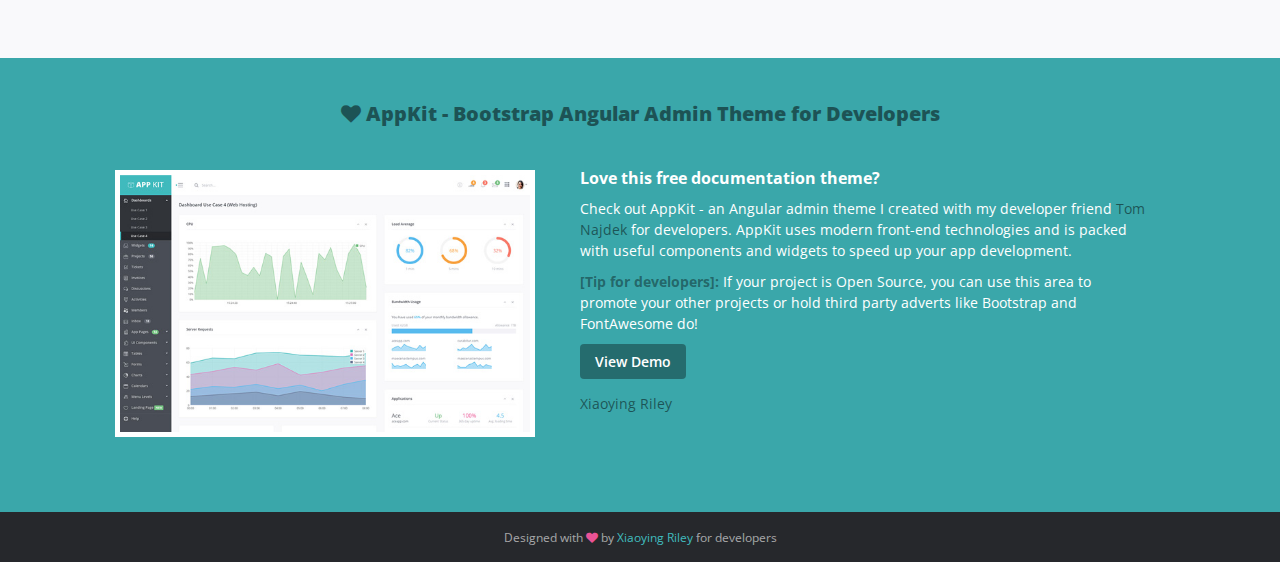
<file: documentation/showcase.html>
<!DOCTYPE html>
<!--[if IE 8]> <html lang="en" class="ie8"> <![endif]-->  
<!--[if IE 9]> <html lang="en" class="ie9"> <![endif]-->  
<!--[if !IE]><!--> <html lang="en"> <!--<![endif]-->  
<head>
    <title>Responsive website template for documentations</title>
    <!-- Meta -->
    <meta charset="utf-8">
    <meta http-equiv="X-UA-Compatible" content="IE=edge">
    <meta name="viewport" content="width=device-width, initial-scale=1.0">
    <meta name="description" content="">
    <meta name="author" content="">    
    <link rel="shortcut icon" href="favicon.ico">  
    <link href='http://fonts.googleapis.com/css?family=Open+Sans:300italic,400italic,600italic,700italic,800italic,400,300,600,700,800' rel='stylesheet' type='text/css'>
    <!-- Global CSS -->
    <link rel="stylesheet" href="assets/plugins/bootstrap/css/bootstrap.min.css">   
    <!-- Plugins CSS -->    
    <link rel="stylesheet" href="assets/plugins/font-awesome/css/font-awesome.css">
    <link rel="stylesheet" href="assets/plugins/prism/prism.css">
    <link rel="stylesheet" href="assets/plugins/lightbox/dist/ekko-lightbox.min.css">
    <link rel="stylesheet" href="assets/plugins/elegant_font/css/style.css">

    <!-- Theme CSS -->
    <link id="theme-style" rel="stylesheet" href="assets/css/styles.css">
    <!-- HTML5 shim and Respond.js IE8 support of HTML5 elements and media queries -->
    <!--[if lt IE 9]>
      <script src="https://oss.maxcdn.com/html5shiv/3.7.2/html5shiv.min.js"></script>
      <script src="https://oss.maxcdn.com/respond/1.4.2/respond.min.js"></script>
    <![endif]-->
    
</head> 

<body>
    <div class="page-wrapper">
        <!-- ******Header****** -->
        <header id="header" class="header">
            <div class="container">
                <div class="branding">
                    <h1 class="logo">
                        <a href="index.html">
                            <span aria-hidden="true" class="icon_documents_alt icon"></span>
                            <span class="text-highlight">Pretty</span><span class="text-bold">Docs</span>
                        </a>
                    </h1>
                </div><!--//branding-->
                <ol class="breadcrumb">
                    <li><a href="index.html">Home</a></li>
                    <li class="active">Showcase</li>
                </ol>
            </div><!--//container-->
        </header><!--//header-->
        <div class="doc-wrapper">
            <div class="container">
                <div id="doc-header" class="doc-header text-center">
                    <h1 class="doc-title"><span aria-hidden="true" class="icon icon_genius"></span> Showcase</h1>
                    <div class="meta"><i class="fa fa-clock-o"></i> Last updated: Jan 25th, 2016</div>
                </div><!--//doc-header-->
                <div id="showcase" class="doc-body">
                    <div class="doc-content">
                        <div class="content-inner">
                            <section id="premium-themes" class="doc-section">
                                <div class="jumbotron">
                                    <h1><i class="fa fa-twitter"></i> Themes built with Twitter Bootstrap</h1>
                                    <p>You can use this page layout to showcase how other people are using your projects. Below is a list of UX-centred Bootstrap themes I made for developers.</p>
                                    <a class="scrollto btn btn-blue btn-cta" href="#theme-start">Explore Now</a>
                                </div><!--//jumbotron-->
                                <h2 id="theme-start" class="section-title">Premium Themes</h2>
                                <div class="section-block">
                                    <div class="row">
                                        <div class="col-sm-6 col-xs-12">
                                            <div class="card">
                                                <a href="http://themes.3rdwavemedia.com/website-templates/responsive-bootstrap-theme-for-products-velocity/" target="_blank"><img class="img-responsive" src="assets/images/demo/theme-velocity.png" alt="screenshot" /></a>
                                                <div class="card-block">
                                                    <h4 class="card-title">Velocity</h4>
                                                    <p class="card-text">Designed for Products</p>
                                                </div><!--//card-block-->
                                                <a class="mask" href="http://themes.3rdwavemedia.com/website-templates/responsive-bootstrap-theme-for-products-velocity/" target="_blank"><i class="icon fa fa-search-plus"></i></a>
                                            </div><!--//card-->
                                        </div>
                                        <div class="col-sm-6 col-xs-12">
                                            <div class="card">
                                                <a href="http://themes.3rdwavemedia.com/website-templates/responsive-bootstrap-theme-for-startups-tempo/" target="_blank"><img class="img-responsive" src="assets/images/demo/theme-tempo.png" alt="screenshot" /></a>
                                                <div class="card-block">
                                                    <h4 class="card-title">Tempo</h4>
                                                    <p class="card-text">Designed for Startups</p>
                                                </div><!--//card-block-->
                                                <a class="mask" href="http://themes.3rdwavemedia.com/website-templates/responsive-bootstrap-theme-for-startups-tempo/" target="_blank"><i class="icon fa fa-search-plus"></i></a>
                                            </div><!--//card-->
                                        </div>
                                        <div class="col-sm-6 col-xs-12">
                                            <div class="card">
                                                <a href="http://themes.3rdwavemedia.com/website-templates/responsive-bootstrap-theme-web-development-agencies-devstudio/" target="_blank"><img class="img-responsive" src="assets/images/demo/theme-devstudio.png" alt="screenshot" /></a>
                                                <div class="card-block">
                                                    <h4 class="card-title">DevStudio</h4>
                                                    <p class="card-text">Designed for Web Development Agencies</p>
                                                </div><!--//card-block-->
                                                <a class="mask" href="http://themes.3rdwavemedia.com/website-templates/responsive-bootstrap-theme-web-development-agencies-devstudio/" target="_blank"><i class="icon fa fa-search-plus"></i></a>
                                            </div><!--//card-->
                                        </div>
                                        <div class="col-sm-6 col-xs-12">
                                            <div class="card">
                                                <a href="http://themes.3rdwavemedia.com/website-templates/responsive-bootstrap-theme-mobile-apps-atom/" target="_blank"><img class="img-responsive" src="assets/images/demo/theme-atom.png" alt="screenshot" /></a>
                                                <div class="card-block">
                                                    <h4 class="card-title">Atom</h4>
                                                    <p class="card-text">Designed for App Startups</p>
                                                </div><!--//card-block-->
                                                <a class="mask" href="http://themes.3rdwavemedia.com/website-templates/responsive-bootstrap-theme-mobile-apps-atom/" target="_blank"><i class="icon fa fa-search-plus"></i></a>
                                            </div><!--//card-->
                                        </div>
                                        <div class="col-sm-6 col-xs-12">
                                            <div class="card">
                                                <a href="http://themes.3rdwavemedia.com/website-templates/responsive-bootstrap-theme-for-mobile-apps-delta/" target="_blank"><img class="img-responsive" src="assets/images/demo/theme-delta.png" alt="screenshot" /></a>
                                                <div class="card-block">
                                                    <h4 class="card-title">Delta</h4>
                                                    <p class="card-text">Designed for Mobile Apps</p>
                                                </div><!--//card-block-->
                                                <a class="mask" href="http://themes.3rdwavemedia.com/website-templates/responsive-bootstrap-theme-for-mobile-apps-delta/" target="_blank"><i class="icon fa fa-search-plus"></i></a>
                                            </div><!--//card-->
                                        </div>
                                        <div class="col-sm-6 col-xs-12">
                                            <div class="card">
                                                <a href="http://themes.3rdwavemedia.com/website-templates/responsive-bootstrap-template-builders-tradesmen-trades/" target="_blank"><img class="img-responsive" src="assets/images/demo/theme-trades.png" alt="screenshot" /></a>
                                                <div class="card-block">
                                                    <h4 class="card-title">Trades</h4>
                                                    <p class="card-text">Designed for Builders</p>
                                                </div><!--//card-block-->
                                                <a class="mask" href="http://themes.3rdwavemedia.com/website-templates/responsive-bootstrap-template-builders-tradesmen-trades/" target="_blank"><i class="icon fa fa-search-plus"></i></a>
                                            </div><!--//card-->
                                        </div>
                                        <div class="col-sm-6 col-xs-12">
                                            <div class="card">
                                                <a href="http://themes.3rdwavemedia.com/website-templates/responsive-bootstrap-theme-for-restaurants-epicure/" target="_blank"><img class="img-responsive" src="assets/images/demo/theme-epicure.png" alt="screenshot" /></a>
                                                <div class="card-block">
                                                    <h4 class="card-title">Epicure</h4>
                                                    <p class="card-text">Designed for Restaurants</p>
                                                </div><!--//card-block-->
                                                <a class="mask" href="http://themes.3rdwavemedia.com/website-templates/responsive-bootstrap-theme-for-restaurants-epicure/" target="_blank"><i class="icon fa fa-search-plus"></i></a>
                                            </div><!--//card-->
                                        </div>
                                        <div class="col-sm-6 col-xs-12">
                                            <div class="card">
                                                <a href="http://themes.3rdwavemedia.com/website-templates/responsive-wedding-invitation-template-matrimony/" target="_blank"><img class="img-responsive" src="assets/images/demo/theme-matrimony.png" alt="screenshot" /></a>
                                                <div class="card-block">
                                                    <h4 class="card-title">Matrimony</h4>
                                                    <p class="card-text">Designed for Weddings</p>
                                                </div><!--//card-block-->
                                                <a class="mask" href="http://themes.3rdwavemedia.com/website-templates/responsive-wedding-invitation-template-matrimony/" target="_blank"><i class="icon fa fa-search-plus"></i></a>
                                            </div><!--//card-->
                                        </div>
                                        
                                        <div class="col-sm-6 col-xs-12">
                                            <div class="card">
                                                <a href="http://themes.3rdwavemedia.com/website-templates/responsive-bootstrap-template-for-bands-and-musicians-decibel/" target="_blank"><img class="img-responsive" src="assets/images/demo/theme-decibel.png" alt="screenshot" /></a>
                                                <div class="card-block">
                                                    <h4 class="card-title">Decibel</h4>
                                                    <p class="card-text">Designed for Bands</p>
                                                </div><!--//card-block-->
                                                <a class="mask" href="http://themes.3rdwavemedia.com/website-templates/responsive-bootstrap-template-for-bands-and-musicians-decibel/" target="_blank"><i class="icon fa fa-search-plus"></i></a>
                                            </div><!--//card-->
                                        </div>
                                        
                                        <div class="col-sm-6 col-xs-12">
                                            <div class="card">
                                                <a href="http://themes.3rdwavemedia.com/website-templates/responsive-bootstrap-template-for-crowdfunding-campaigns-onboard/" target="_blank"><img class="img-responsive" src="assets/images/demo/theme-onboard.png" alt="screenshot" /></a>
                                                <div class="card-block">
                                                    <h4 class="card-title">Onboard</h4>
                                                    <p class="card-text">Designed for Crowdfunding</p>
                                                </div><!--//card-block-->
                                                <a class="mask" href="http://themes.3rdwavemedia.com/website-templates/responsive-bootstrap-template-for-crowdfunding-campaigns-onboard/" target="_blank"><i class="icon fa fa-search-plus"></i></a>
                                            </div><!--//card-->
                                        </div>
                                        
                                    </div><!--//row-->
                                </div><!--//section-block-->
                            </section><!--//doc-section-->
                            
                            <section id="free-themes" class="doc-section">
                                <h2 class="section-title">Free Themes</h2>
                                <div class="section-block">
                                    <div class="row">
                                        <div class="col-sm-6 col-xs-12">
                                            <div class="card">
                                                <a href="http://themes.3rdwavemedia.com/website-templates/free-responsive-website-template-for-developers/" target="_blank"><img class="img-responsive" src="assets/images/demo/theme-developer.png" alt="screenshot" /></a>
                                                <div class="card-block">
                                                    <h4 class="card-title">Developer</h4>
                                                    <p class="card-text">Portfolio theme for developers</p>
                                                </div><!--//card-block-->
                                                <a class="mask" href="http://themes.3rdwavemedia.com/website-templates/free-responsive-website-template-for-developers/" target="_blank"><i class="icon fa fa-search-plus"></i></a>
                                            </div><!--//card-->
                                        </div>
                                        <div class="col-sm-6 col-xs-12">
                                            <div class="card">
                                                <a href="http://themes.3rdwavemedia.com/website-templates/devaid-free-bootstrap-theme-developers/" target="_blank"><img class="img-responsive" src="assets/images/demo/theme-devaid.png" alt="screenshot" /></a>
                                                <div class="card-block">
                                                    <h4 class="card-title">DevAid</h4>
                                                    <p class="card-text">Project theme for developers</p>
                                                </div><!--//card-block-->
                                                <a class="mask" href="http://themes.3rdwavemedia.com/website-templates/devaid-free-bootstrap-theme-developers/" target="_blank"><i class="icon fa fa-search-plus"></i></a>
                                            </div><!--//card-->
                                        </div>
                                    </div><!--//row-->
                                </div><!--//section-block-->
                            </section><!--//doc-section-->
                                                        
                        </div><!--//content-inner-->
                    </div><!--//doc-content-->
                    <div class="doc-sidebar">
                        <nav id="doc-nav">
                            <ul id="doc-menu" class="nav doc-menu hidden-xs" data-spy="affix">
                                <li>
                                    <a class="scrollto" href="#premium-themes">Premium Themes</a>
                                </li>
                                <li>
                                    <a class="scrollto" href="#free-themes">Free Themes</a>
                                </li>
                            </ul><!--//doc-menu-->
                        </nav>
                    </div><!--//doc-sidebar-->
                </div><!--//doc-body-->              
            </div><!--//container-->
        </div><!--//doc-wrapper-->
        
        <div id="promo-block" class="promo-block promo-block-2">
            <div class="container">
                <div class="promo-block-inner">
                    <h3 class="promo-title text-center"><i class="fa fa-heart"></i> <a href="https://wrapbootstrap.com/theme/appkit-admin-theme-angularjs-WB051SCJ1?ref=3wm" target="_blank">AppKit - Bootstrap Angular Admin Theme for Developers</a></h3>
                    <div class="row">
                        <div class="figure-holder col-md-5 col-sm-6 col-xs-12">
                            <div class="figure-holder-inner">
                                <a href="https://wrapbootstrap.com/theme/appkit-admin-theme-angularjs-WB051SCJ1?ref=3wm" target="_blank"><img class="img-responsive" src="assets/images/demo/appkit-dashboard-4-thumb.jpg" alt="AppKit Theme" /></a>
                                <a class="mask" href="https://wrapbootstrap.com/theme/appkit-admin-theme-angularjs-WB051SCJ1?ref=3wm"><i class="icon fa fa-heart pink"></i></a>
                            </div>
                        </div><!--//figure-holder-->
                        <div class="content-holder col-md-7 col-sm-6 col-xs-12">
                            <div class="content-holder-inner">
                                <div class="desc">
                                    <h4 class="content-title"><strong>Love this free documentation theme?</strong></h4>
                                    <p>Check out AppKit - an Angular admin theme I created with my developer friend <a href="https://twitter.com/tnajdek">Tom Najdek</a> for developers. AppKit uses modern front-end technologies and is packed with useful components and widgets to speed up your app development.</p>
                                    <p><strong class="highlight">[Tip for developers]:</strong> If your project is Open Source, you can use this area to promote your other projects or hold third party adverts like Bootstrap and FontAwesome do!</p>
                                    <a class="btn btn-cta" href="https://wrapbootstrap.com/theme/appkit-admin-theme-angularjs-WB051SCJ1?ref=3wm">View Demo</a>
                                </div><!--//desc-->
                                <div class="author"><a href="http://themes.3rdwavemedia.com">Xiaoying Riley</a></div>
                            </div><!--//content-holder-inner-->
                        </div><!--//content-holder-->
                    </div><!--//row-->
                </div><!--//promo-block-inner-->  
            </div><!--//container-->
        </div><!--//promo-block-->
        
    </div><!--//page-wrapper-->
    
    <footer id="footer" class="footer text-center">
        <div class="container">
            <!--/* This template is released under the Creative Commons Attribution 3.0 License. Please keep the attribution link below when using for your own project. Thank you for your support. :) If you'd like to use the template without the attribution, you can check out other license options via our website: themes.3rdwavemedia.com */-->
            <small class="copyright">Designed with <i class="fa fa-heart"></i> by <a href="http://themes.3rdwavemedia.com/" target="_blank">Xiaoying Riley</a> for developers</small>
            
        </div><!--//container-->
    </footer><!--//footer-->
    
     
    <!-- Main Javascript -->          
    <script type="text/javascript" src="assets/plugins/jquery-1.12.3.min.js"></script>
    <script type="text/javascript" src="assets/plugins/bootstrap/js/bootstrap.min.js"></script>
    <script type="text/javascript" src="assets/plugins/prism/prism.js"></script>    
    <script type="text/javascript" src="assets/plugins/jquery-scrollTo/jquery.scrollTo.min.js"></script>  
    <script type="text/javascript" src="assets/plugins/lightbox/dist/ekko-lightbox.min.js"></script>                                                            
    <script type="text/javascript" src="assets/plugins/jquery-match-height/jquery.matchHeight-min.js"></script>
    <script type="text/javascript" src="assets/js/main.js"></script>
    
</body>
</html>
</file>
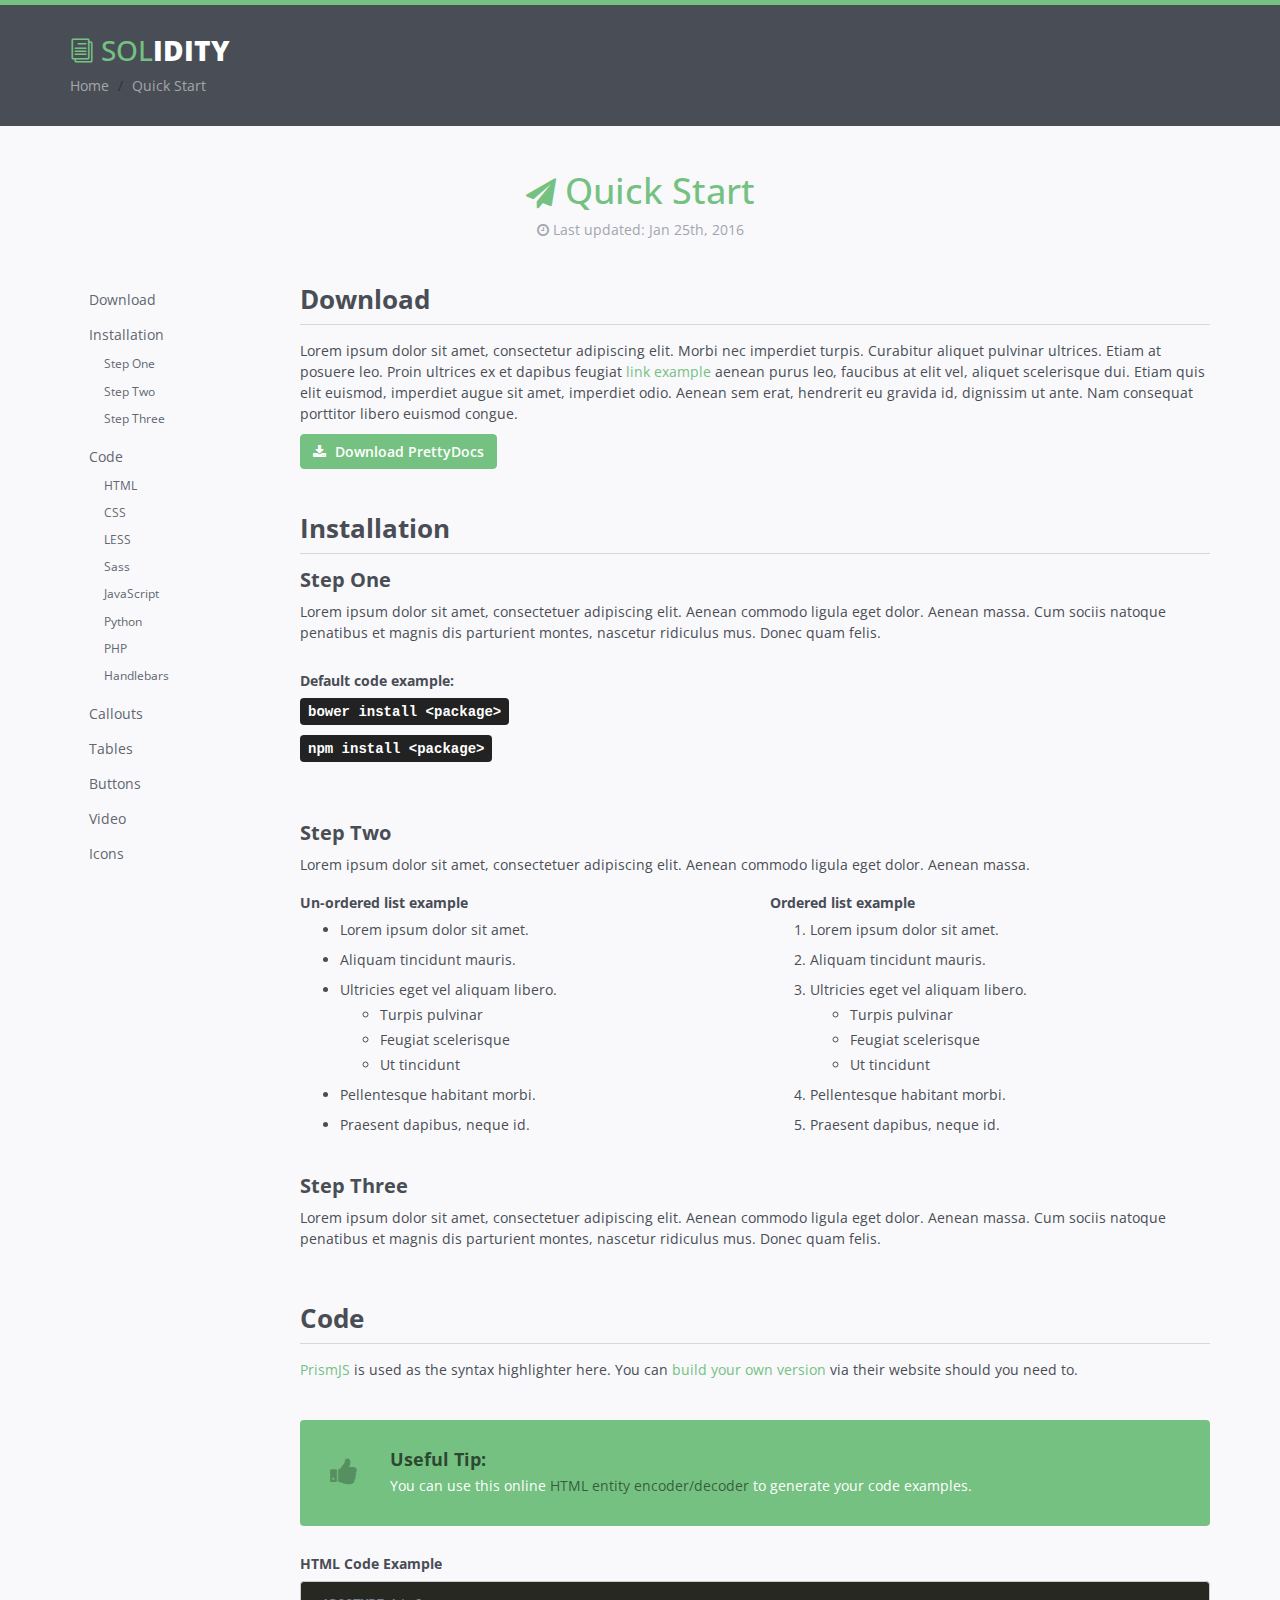
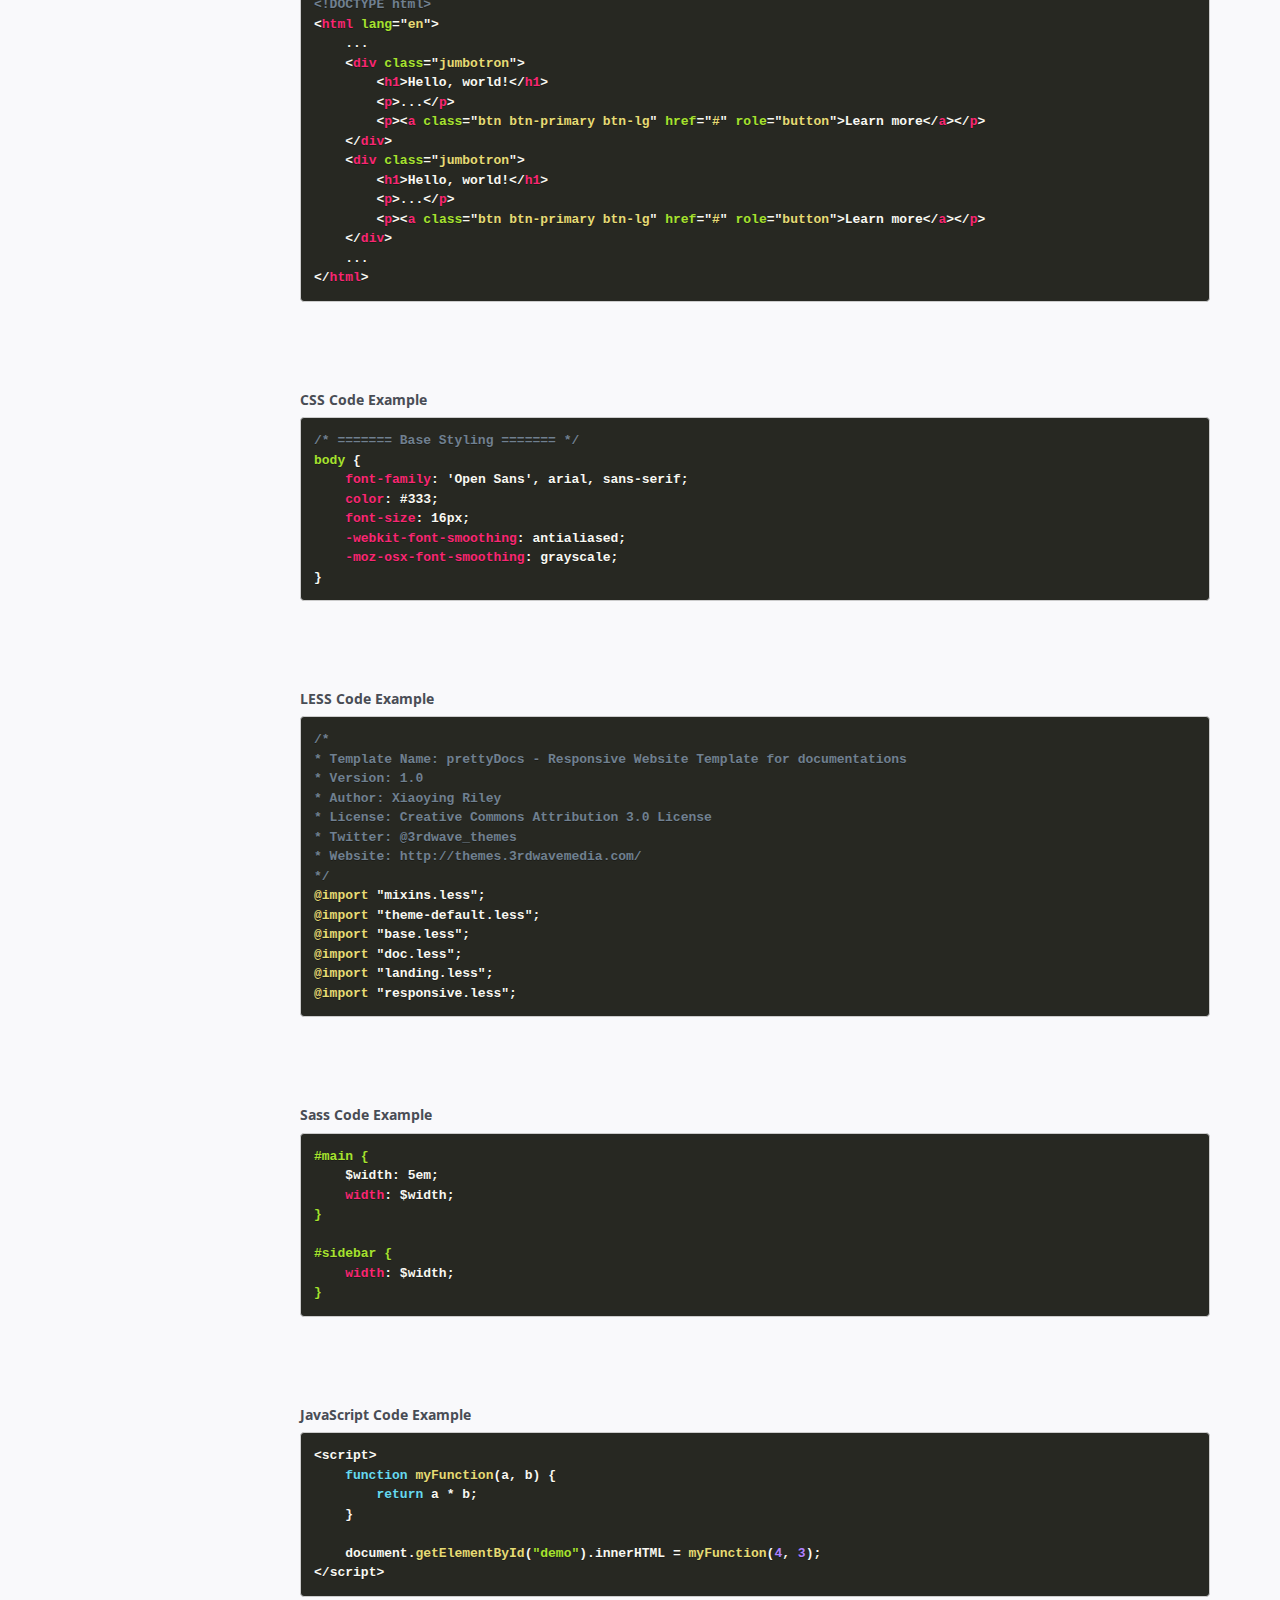
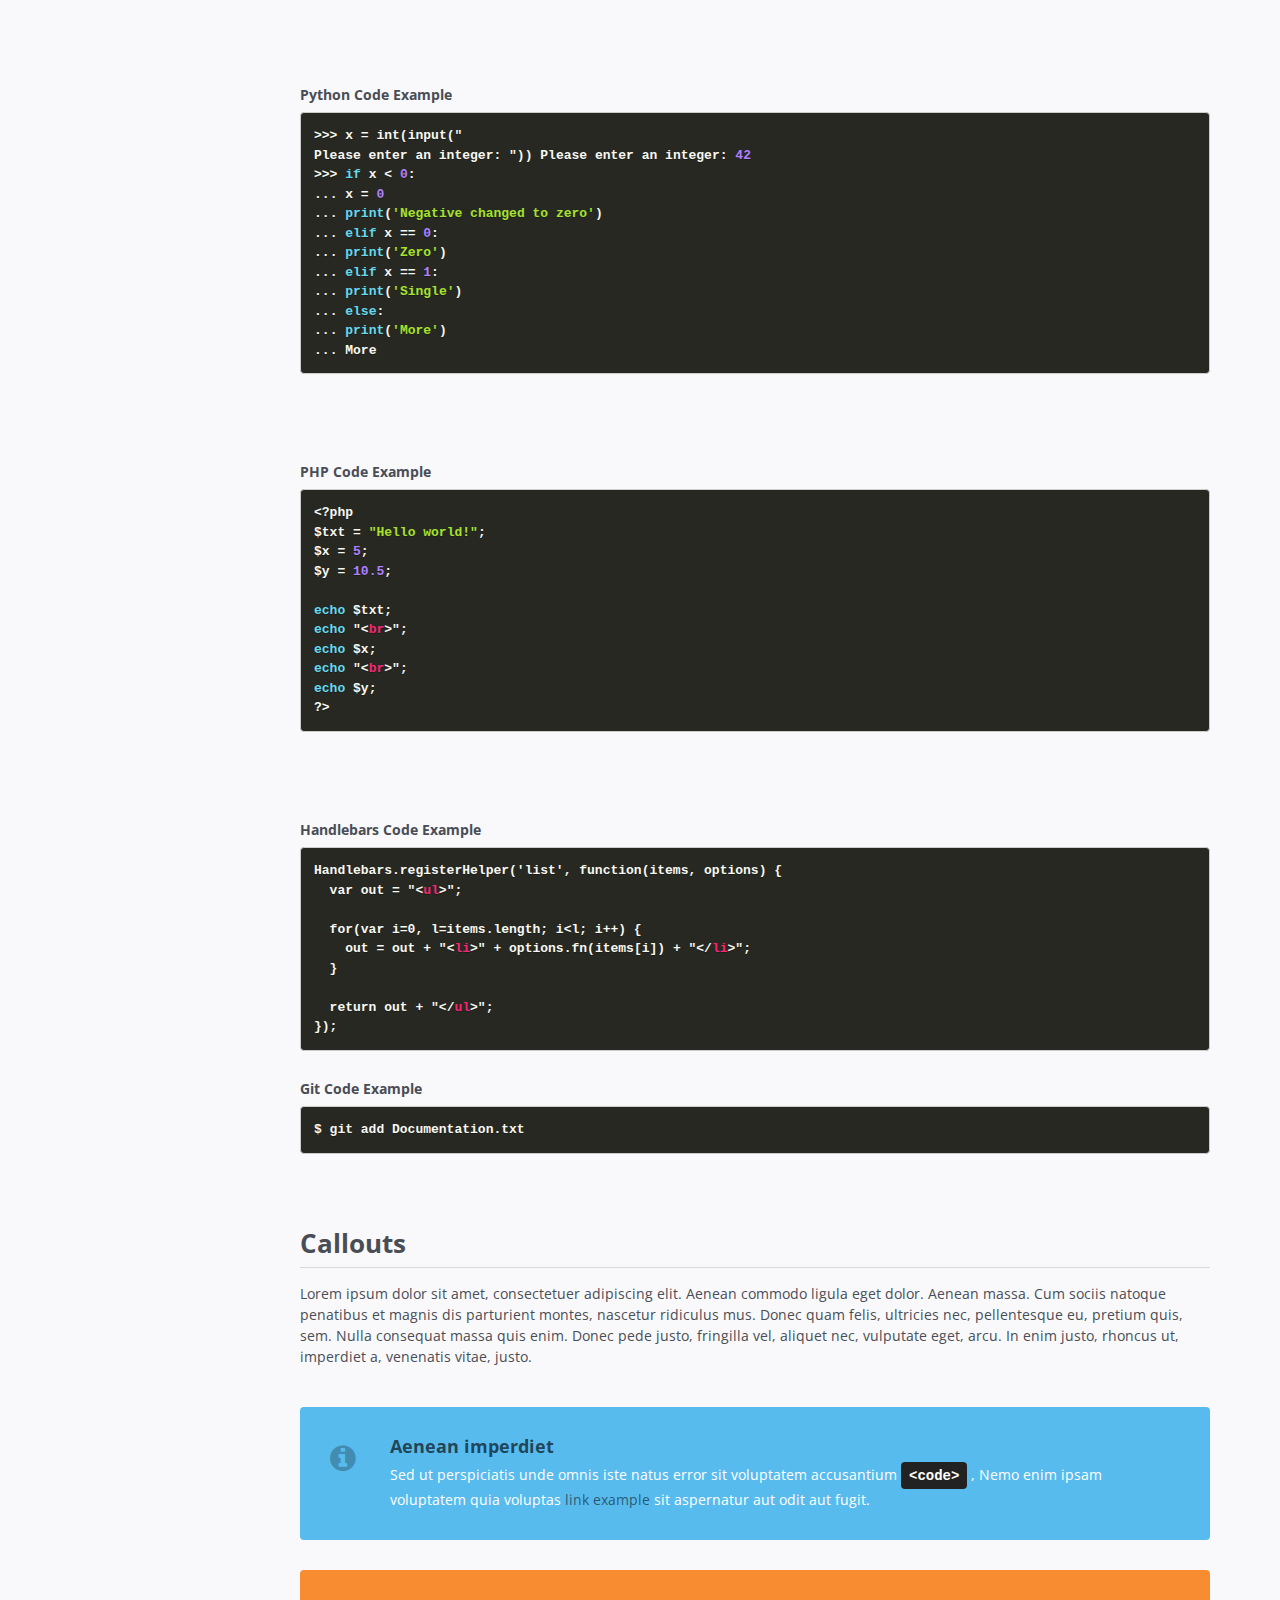
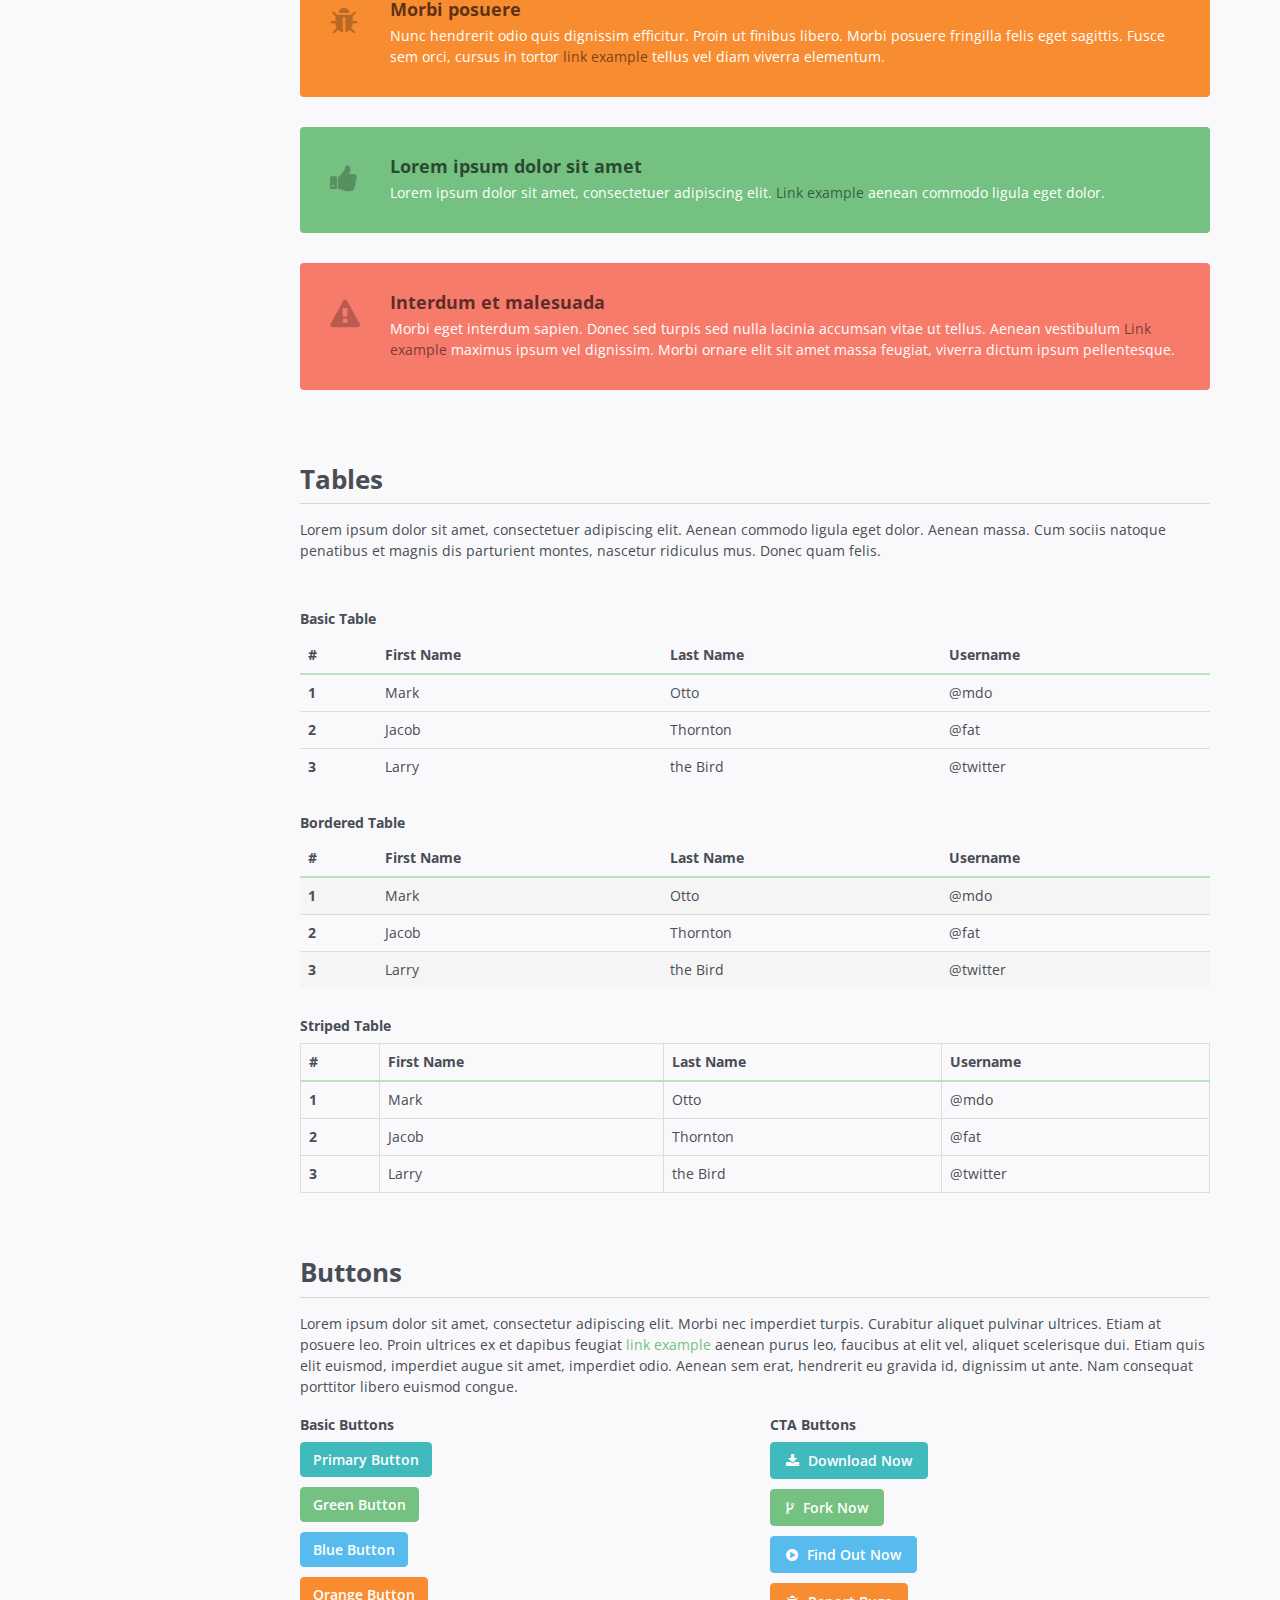
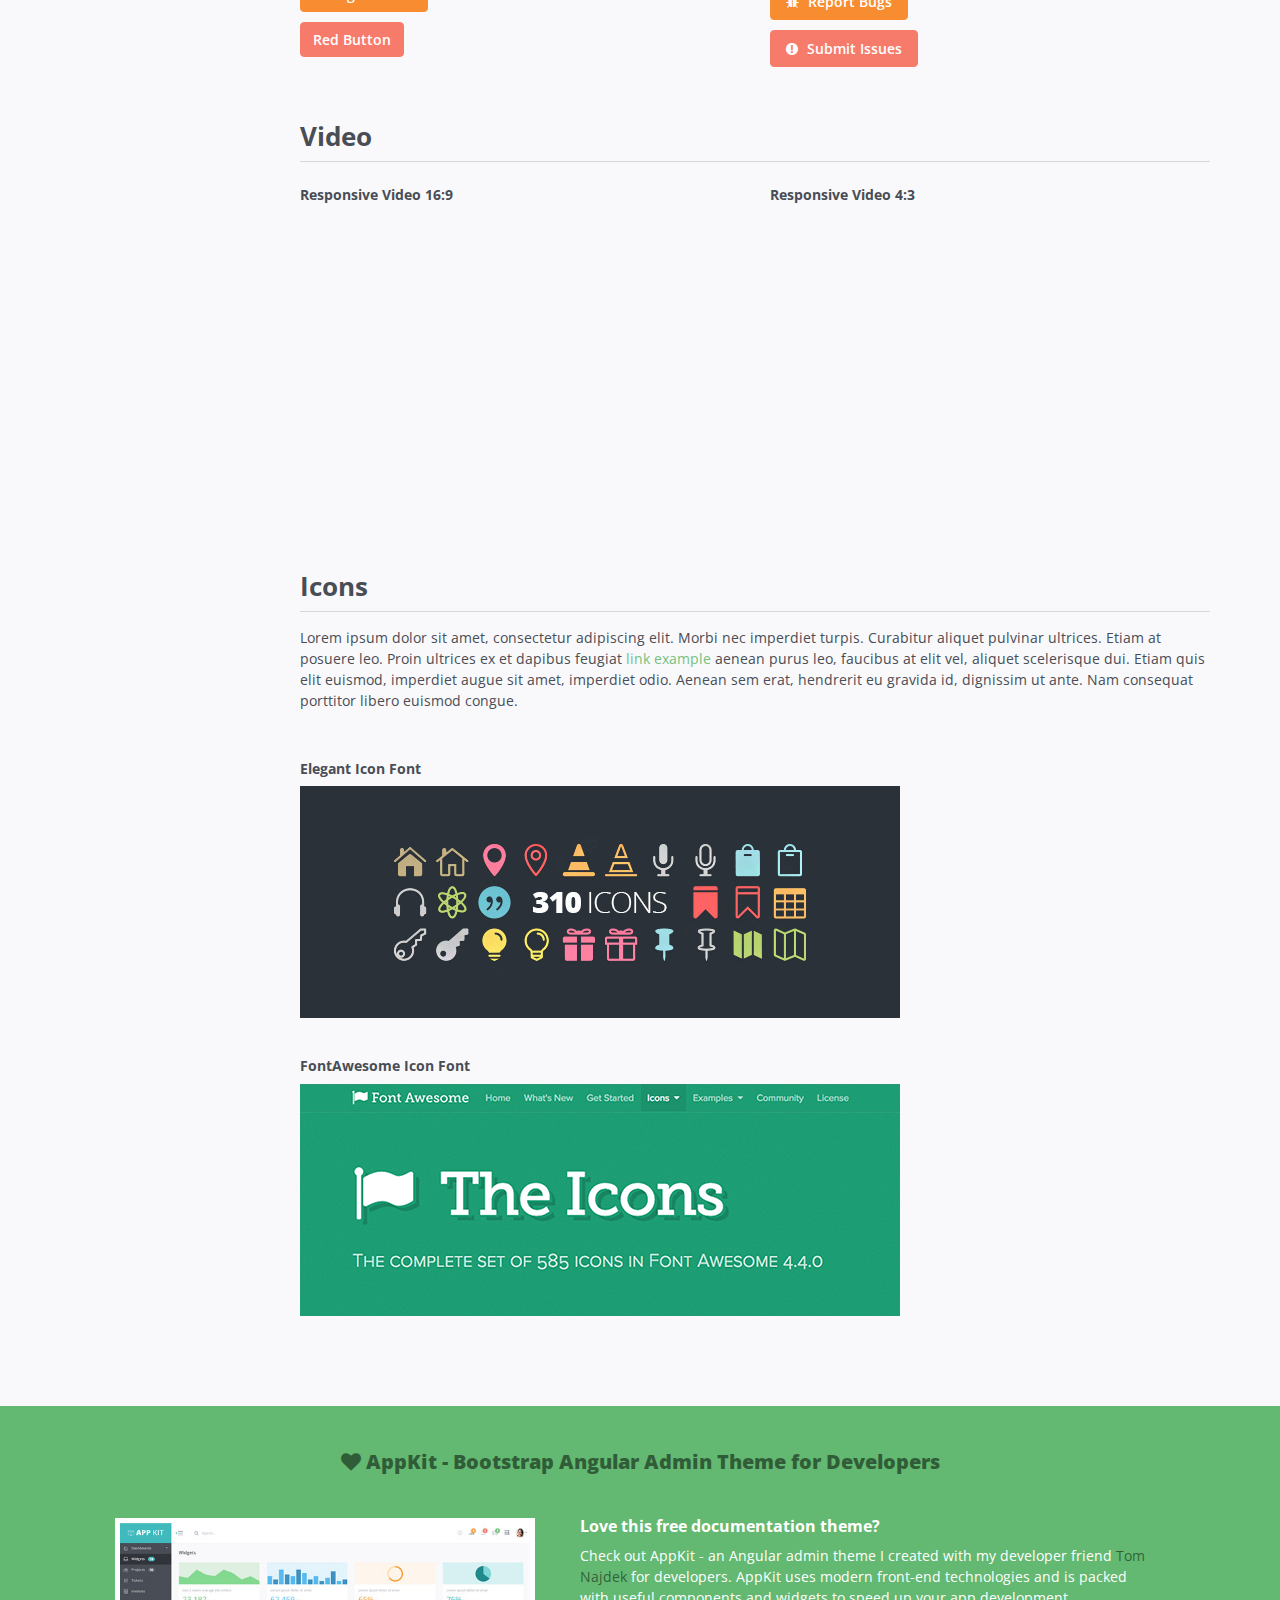
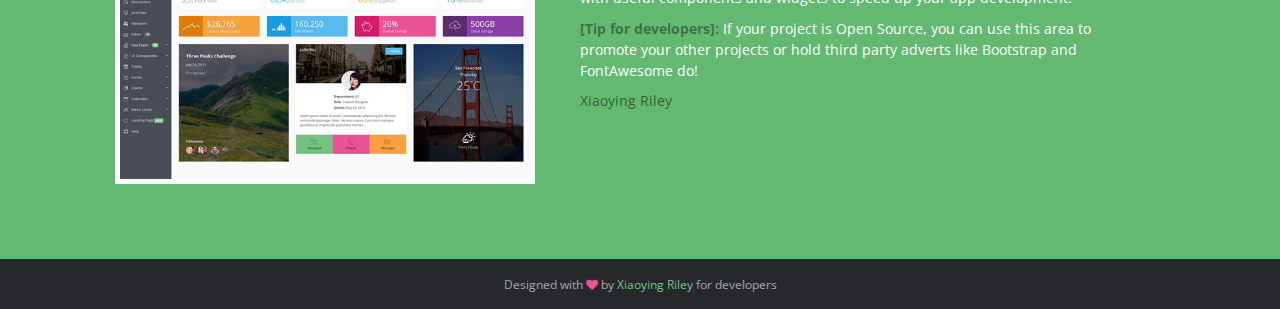
<file: documentation/start.html>
<!DOCTYPE html>
<!--[if IE 8]> <html lang="en" class="ie8"> <![endif]-->  
<!--[if IE 9]> <html lang="en" class="ie9"> <![endif]-->  
<!--[if !IE]><!--> <html lang="en"> <!--<![endif]-->  
<head>
    <title>Getting Started - Documentation | Solidity</title>
    <!-- Meta -->
    <meta charset="utf-8">
    <meta http-equiv="X-UA-Compatible" content="IE=edge">
    <meta name="viewport" content="width=device-width, initial-scale=1.0">
    <meta name="description" content="">
    <meta name="author" content="">    
    <link rel="shortcut icon" href="favicon.ico">  
    <link href='http://fonts.googleapis.com/css?family=Open+Sans:300italic,400italic,600italic,700italic,800italic,400,300,600,700,800' rel='stylesheet' type='text/css'>
    <!-- Global CSS -->
    <link rel="stylesheet" href="assets/plugins/bootstrap/css/bootstrap.min.css">   
    <!-- Plugins CSS -->    
    <link rel="stylesheet" href="assets/plugins/font-awesome/css/font-awesome.css">
    <link rel="stylesheet" href="assets/plugins/prism/prism.css">
    <link rel="stylesheet" href="assets/plugins/elegant_font/css/style.css">
    
    <!-- Theme CSS -->
    <link id="theme-style" rel="stylesheet" href="assets/css/styles.css">
    <!-- HTML5 shim and Respond.js IE8 support of HTML5 elements and media queries -->
    <!--[if lt IE 9]>
      <script src="https://oss.maxcdn.com/html5shiv/3.7.2/html5shiv.min.js"></script>
      <script src="https://oss.maxcdn.com/respond/1.4.2/respond.min.js"></script>
    <![endif]-->
    
</head> 

<body class="body-green">
    <div class="page-wrapper">
        <!-- ******Header****** -->
        <header id="header" class="header">
            <div class="container">
                <div class="branding">
                    <h1 class="logo">
                        <a href="index.html">
                            <span aria-hidden="true" class="icon_documents_alt icon"></span>
                            <span class="text-highlight">SOL</span><span class="text-bold">idity</span>
                        </a>
                    </h1>
                </div><!--//branding-->
                <ol class="breadcrumb">
                    <li><a href="index.html">Home</a></li>
                    <li class="active">Quick Start</li>
                </ol>
            </div><!--//container-->
        </header><!--//header-->
        <div class="doc-wrapper">
            <div class="container">
                <div id="doc-header" class="doc-header text-center">
                    <h1 class="doc-title"><i class="icon fa fa-paper-plane"></i> Quick Start</h1>
                    <div class="meta"><i class="fa fa-clock-o"></i> Last updated: Jan 25th, 2016</div>
                </div><!--//doc-header-->
                <div class="doc-body">
                    <div class="doc-content">
                        <div class="content-inner">
                            <section id="download-section" class="doc-section">
                                <h2 class="section-title">Download</h2>
                                <div class="section-block">
                                    <p>Lorem ipsum dolor sit amet, consectetur adipiscing elit. Morbi nec imperdiet turpis. Curabitur aliquet pulvinar ultrices. Etiam at posuere leo. Proin ultrices ex et dapibus feugiat <a href="#">link example</a> aenean purus leo, faucibus at elit vel, aliquet scelerisque dui. Etiam quis elit euismod, imperdiet augue sit amet, imperdiet odio. Aenean sem erat, hendrerit  eu gravida id, dignissim ut ante. Nam consequat porttitor libero euismod congue. 
                                    </p>
                                    <a href="http://themes.3rdwavemedia.com" class="btn btn-green" target="_blank"><i class="fa fa-download"></i> Download PrettyDocs</a>
                                </div>
                            </section><!--//doc-section-->
                            <section id="installation-section" class="doc-section">
                                <h2 class="section-title">Installation</h2>
                                <div id="step1"  class="section-block">
                                    <h3 class="block-title">Step One</h3>
                                    <p>Lorem ipsum dolor sit amet, consectetuer adipiscing elit. Aenean commodo ligula eget dolor. Aenean massa. Cum sociis natoque penatibus et magnis dis parturient montes, nascetur ridiculus mus. Donec quam felis.
                                    </p>
                                    <div class="code-block">
                                        <h6>Default code example:</h6>
                                        <p><code>bower install &lt;package&gt;</code></p>
                                        <p><code>npm install &lt;package&gt;</code></p>
                                    </div><!--//code-block-->
                                </div><!--//section-block-->
                                <div id="step2"  class="section-block">
                                    <h3 class="block-title">Step Two</h3>
                                    <p>Lorem ipsum dolor sit amet, consectetuer adipiscing elit. Aenean commodo ligula eget dolor. Aenean massa.
                                    </p>
                                    <div class="row">
                                        <div class="col-md-6 col-sm-6 col-xs-12">
                                            <h6>Un-ordered list example</h6>
                                            <ul class="list">
        										<li>Lorem ipsum dolor sit amet.</li>
        										<li>Aliquam tincidunt mauris.</li>
        										<li>Ultricies eget vel aliquam libero.
        											<ul>
        												<li>Turpis pulvinar</li>
        												<li>Feugiat scelerisque</li>
        												<li>Ut tincidunt</li>
        											</ul>
        										</li>
        										<li>Pellentesque habitant morbi.</li>
        										<li>Praesent dapibus, neque id.</li>
        									</ul>
                                        </div>
                                        <div class="col-md-6 col-sm-6 col-xs-12">
                                            <h6>Ordered list example</h6>
                                            <ol class="list">
        										<li>Lorem ipsum dolor sit amet.</li>
        										<li>Aliquam tincidunt mauris.</li>
        										<li>Ultricies eget vel aliquam libero.
        											<ul>
        												<li>Turpis pulvinar</li>
        												<li>Feugiat scelerisque</li>
        												<li>Ut tincidunt</li>
        											</ul>
        										</li>
        										<li>Pellentesque habitant morbi.</li>
        										<li>Praesent dapibus, neque id.</li>
        									</ol>
                                        </div>
                                    </div><!--//row-->
                                </div><!--//section-block-->
                                <div id="step3"  class="section-block">
                                    <h3 class="block-title">Step Three</h3>
                                    <p>Lorem ipsum dolor sit amet, consectetuer adipiscing elit. Aenean commodo ligula eget dolor. Aenean massa. Cum sociis natoque penatibus et magnis dis parturient montes, nascetur ridiculus mus. Donec quam felis.
                                    </p>
                                </div><!--//section-block-->
                            </section><!--//doc-section-->
                            
                            <section id="code-section" class="doc-section">
                                <h2 class="section-title">Code</h2>
                                <div class="section-block">
                                    <p>
                                        <a href="http://prismjs.com/" target="_blank">PrismJS</a> is used as the syntax highlighter here. You can <a href="http://prismjs.com/download.html" target="_blank">build your own version</a> via their website should you need to.
                                    </p>
                                    
                                </div><!--//section-block-->
                                <div id="html" class="section-block">
                                    
                                    <div class="callout-block callout-success">
                                        <div class="icon-holder">
                                            <i class="fa fa-thumbs-up"></i>
                                        </div><!--//icon-holder-->
                                        <div class="content">
                                            <h4 class="callout-title">Useful Tip:</h4>
                                            <p>You can use this online <a href="https://mothereff.in/html-entities" target="_blank">HTML entity encoder/decoder</a> to generate your code examples.</p>
                                        </div><!--//content-->
                                    </div>
                                    <div class="code-block">
                                        <h6>HTML Code Example</h6>
                                        <pre><code class="language-markup">&lt;!DOCTYPE html&gt; 
&lt;html lang=&quot;en&quot;&gt; 
    ...
    &lt;div class=&quot;jumbotron&quot;&gt; 
        &lt;h1&gt;Hello, world!&lt;/h1&gt; 
        &lt;p&gt;...&lt;/p&gt; 
        &lt;p&gt;&lt;a class=&quot;btn btn-primary btn-lg&quot; href=&quot;#&quot; role=&quot;button&quot;&gt;Learn more&lt;/a&gt;&lt;/p&gt; 
    &lt;/div&gt;
    &lt;div class=&quot;jumbotron&quot;&gt; 
        &lt;h1&gt;Hello, world!&lt;/h1&gt; 
        &lt;p&gt;...&lt;/p&gt; 
        &lt;p&gt;&lt;a class=&quot;btn btn-primary btn-lg&quot; href=&quot;#&quot; role=&quot;button&quot;&gt;Learn more&lt;/a&gt;&lt;/p&gt; 
    &lt;/div&gt;
    ...
&lt;/html&gt;</code></pre>
                                    </div><!--//code-block-->
                                </div><!--//section-block-->
                                <div id="css" class="section-block">
                                    <div class="code-block">
                                        <h6>CSS Code Example</h6>
                                        <pre><code class="language-css">/* ======= Base Styling ======= */
body {
    font-family: 'Open Sans', arial, sans-serif; 
    color: #333; 
    font-size: 16px; 
    -webkit-font-smoothing: antialiased; 
    -moz-osx-font-smoothing: grayscale; 
}</code></pre>
                                    </div><!--//code-block-->
                                </div><!--//section-block-->
                                <div id="less" class="section-block">
                                    <div class="code-block">
                                        <h6>LESS Code Example</h6>
                                        <pre><code class="language-css">/*
* Template Name: prettyDocs - Responsive Website Template for documentations 
* Version: 1.0 
* Author: Xiaoying Riley 
* License: Creative Commons Attribution 3.0 License 
* Twitter: @3rdwave_themes 
* Website: http://themes.3rdwavemedia.com/ 
*/ 
@import &quot;mixins.less&quot;; 
@import &quot;theme-default.less&quot;; 
@import &quot;base.less&quot;; 
@import &quot;doc.less&quot;; 
@import &quot;landing.less&quot;; 
@import &quot;responsive.less&quot;;</code></pre>
                                    </div><!--//code-block-->
                                </div><!--//section-block-->
                                <div id="sass" class="section-block">
                                    <div class="code-block">
                                        <h6>Sass Code Example</h6>
                                        <pre><code class="language-sass">#main {
    $width: 5em; 
    width: $width; 
}

#sidebar { 
    width: $width; 
}</code></pre>
                                    </div><!--//code-block-->
                                </div><!--//section-block-->
                                <div id="javascript" class="section-block">
                                    <div class="code-block">
                                        <h6>JavaScript Code Example</h6>
                                        <pre><code class="language-javascript">&lt;script&gt; 
    function myFunction(a, b) { 
        return a * b; 
    } 
    
    document.getElementById(&quot;demo&quot;).innerHTML = myFunction(4, 3); 
&lt;/script&gt;</code></pre>
                                    </div><!--//code-block-->
                                </div><!--//section-block-->
                                <div id="python" class="section-block">
                                    <div class="code-block">
                                        <h6>Python Code Example</h6>
                                        <pre><code class="language-python">&gt;&gt;&gt; x = int(input(&quot;
Please enter an integer: &quot;)) Please enter an integer: 42 
&gt;&gt;&gt; if x &lt; 0: 
... x = 0 
... print('Negative changed to zero') 
... elif x == 0: 
... print('Zero') 
... elif x == 1: 
... print('Single') 
... else: 
... print('More') 
... More</code></pre>
                                    </div><!--//code-block-->
                                </div><!--//section-block-->
                                <div id="php" class="section-block">
                                    <div class="code-block">
                                        <h6>PHP Code Example</h6>
                                        <pre><code class="language-php">&lt;?php 
$txt = &quot;Hello world!&quot;; 
$x = 5; 
$y = 10.5; 

echo $txt; 
echo &quot;&lt;br&gt;&quot;; 
echo $x; 
echo &quot;&lt;br&gt;&quot;; 
echo $y; 
?&gt;</code></pre>
                                    </div><!--//code-block-->
                                </div><!--//section-block-->
                                <div id="handlebars" class="section-block">
                                    <div class="code-block">
                                        <h6>Handlebars Code Example</h6>
                                        <pre><code class="language-handlebars">Handlebars.registerHelper('list', function(items, options) { 
  var out = &quot;&lt;ul&gt;&quot;; 
  
  for(var i=0, l=items.length; i&lt;l; i++) { 
    out = out + &quot;&lt;li&gt;&quot; + options.fn(items[i]) + &quot;&lt;/li&gt;&quot;; 
  } 
  
  return out + &quot;&lt;/ul&gt;&quot;; 
});</code></pre>
                                    </div><!--//code-block-->
                                    <div class="code-block">
                                        <h6>Git Code Example</h6>
                                        <pre><code class="language-git">$ git add Documentation.txt</code></pre>
                                    </div><!--//code-block-->
                                </div><!--//section-block-->
                            </section><!--//doc-section-->
                            <section id="callouts-section" class="doc-section">
                                <h2 class="section-title">Callouts</h2>
                                <div class="section-block">
                                    <p>Lorem ipsum dolor sit amet, consectetuer adipiscing elit. Aenean commodo ligula eget dolor. Aenean massa. Cum sociis natoque penatibus et magnis dis parturient montes, nascetur ridiculus mus. Donec quam felis, ultricies nec, pellentesque eu, pretium quis, sem. Nulla consequat massa quis enim. Donec pede justo, fringilla vel, aliquet nec, vulputate eget, arcu. In enim justo, rhoncus ut, imperdiet a, venenatis vitae, justo. 
                                    </p>
                                </div>

                                <div class="section-block">
                                    <div class="callout-block callout-info">
                                        <div class="icon-holder">
                                            <i class="fa fa-info-circle"></i>
                                        </div><!--//icon-holder-->
                                        <div class="content">
                                            <h4 class="callout-title">Aenean imperdiet</h4>
                                            <p>Sed ut perspiciatis unde omnis iste natus error sit voluptatem accusantium <code>&lt;code&gt;</code> , Nemo enim ipsam voluptatem quia voluptas <a href="#">link example</a> sit aspernatur aut odit aut fugit.</p>
                                        </div><!--//content-->
                                    </div><!--//callout-block-->
                                    
                                    <div class="callout-block callout-warning">
                                        <div class="icon-holder">
                                            <i class="fa fa-bug"></i>
                                        </div><!--//icon-holder-->
                                        <div class="content">
                                            <h4 class="callout-title">Morbi posuere</h4>
                                            <p>Nunc hendrerit odio quis dignissim efficitur. Proin ut finibus libero. Morbi posuere fringilla felis eget sagittis. Fusce sem orci, cursus in tortor <a href="#">link example</a> tellus vel diam viverra elementum.</p>
                                        </div><!--//content-->
                                    </div><!--//callout-block-->
                                    
                                    <div class="callout-block callout-success">
                                        <div class="icon-holder">
                                            <i class="fa fa-thumbs-up"></i>
                                        </div><!--//icon-holder-->
                                        <div class="content">
                                            <h4 class="callout-title">Lorem ipsum dolor sit amet</h4>
                                            <p>Lorem ipsum dolor sit amet, consectetuer adipiscing elit. <a href="#">Link example</a> aenean commodo ligula eget dolor.</p>
                                        </div><!--//content-->
                                    </div><!--//callout-block-->
                                    
                                    <div class="callout-block callout-danger">
                                        <div class="icon-holder">
                                            <i class="fa fa-exclamation-triangle"></i>
                                        </div><!--//icon-holder-->
                                        <div class="content">
                                            <h4 class="callout-title">Interdum et malesuada</h4>
                                            <p>Morbi eget interdum sapien. Donec sed turpis sed nulla lacinia accumsan vitae ut tellus. Aenean vestibulum <a href="#">Link example</a> maximus ipsum vel dignissim. Morbi ornare elit sit amet massa feugiat, viverra dictum ipsum pellentesque. </p>
                                        </div><!--//content-->
                                    </div><!--//callout-block-->
                                </div>
                            </section><!--//doc-section-->
                            <section id="tables-section" class="doc-section">
                                <h2 class="section-title">Tables</h2>
                                <div class="section-block">
                                    <p>Lorem ipsum dolor sit amet, consectetuer adipiscing elit. Aenean commodo ligula eget dolor. Aenean massa. Cum sociis natoque penatibus et magnis dis parturient montes, nascetur ridiculus mus. Donec quam felis.
                                    </p>
                                </div>
                                <div class="section-block">
                                    <h6>Basic Table</h6>
                                    <div class="table-responsive">
                                        <table class="table">
                                            <thead>
                                                <tr>
                                                    <th>#</th>
                                                    <th>First Name</th>
                                                    <th>Last Name</th>
                                                    <th>Username</th>
                                                </tr>
                                            </thead>
                                            <tbody>
                                                <tr>
                                                    <th scope="row">1</th>
                                                    <td>Mark</td>
                                                    <td>Otto</td>
                                                    <td>@mdo</td>
                                                </tr>
                                                <tr>
                                                    <th scope="row">2</th>
                                                    <td>Jacob</td>
                                                    <td>Thornton</td>
                                                    <td>@fat</td>
                                                </tr>
                                                <tr>
                                                    <th scope="row">3</th>
                                                    <td>Larry</td>
                                                    <td>the Bird</td>
                                                    <td>@twitter</td>
                                                </tr>
                                            </tbody>
                                        </table>
                                    </div><!--//table-responsive-->
                                    <h6>Bordered Table</h6>
                                    <div class="table-responsive">
                                        <table class="table table-striped">
                                            <thead>
                                                <tr>
                                                    <th>#</th>
                                                    <th>First Name</th>
                                                    <th>Last Name</th>
                                                    <th>Username</th>
                                                </tr>
                                            </thead>
                                            <tbody>
                                                <tr>
                                                    <th scope="row">1</th>
                                                    <td>Mark</td>
                                                    <td>Otto</td>
                                                    <td>@mdo</td>
                                                </tr>
                                                <tr>
                                                    <th scope="row">2</th>
                                                    <td>Jacob</td>
                                                    <td>Thornton</td>
                                                    <td>@fat</td>
                                                </tr>
                                                <tr>
                                                    <th scope="row">3</th>
                                                    <td>Larry</td>
                                                    <td>the Bird</td>
                                                    <td>@twitter</td>
                                                </tr>
                                            </tbody>
                                        </table>
                                    </div><!--//table-responsive-->
                                    <h6>Striped Table</h6>
                                    <div class="table-responsive">
                                        <table class="table table-bordered">
                                            <thead>
                                                <tr>
                                                    <th>#</th>
                                                    <th>First Name</th>
                                                    <th>Last Name</th>
                                                    <th>Username</th>
                                                </tr>
                                            </thead>
                                            <tbody>
                                                <tr>
                                                    <th scope="row">1</th>
                                                    <td>Mark</td>
                                                    <td>Otto</td>
                                                    <td>@mdo</td>
                                                </tr>
                                                <tr>
                                                    <th scope="row">2</th>
                                                    <td>Jacob</td>
                                                    <td>Thornton</td>
                                                    <td>@fat</td>
                                                </tr>
                                                <tr>
                                                    <th scope="row">3</th>
                                                    <td>Larry</td>
                                                    <td>the Bird</td>
                                                    <td>@twitter</td>
                                                </tr>
                                            </tbody>
                                        </table>
                                    </div><!--//table-responsive-->
                                </div><!--//section-block-->
                            </section><!--//doc-section-->
                            <section id="buttons-section" class="doc-section">
                                <h2 class="section-title">Buttons</h2>
                                <div class="section-block">
                                    <p>Lorem ipsum dolor sit amet, consectetur adipiscing elit. Morbi nec imperdiet turpis. Curabitur aliquet pulvinar ultrices. Etiam at posuere leo. Proin ultrices ex et dapibus feugiat <a href="#">link example</a> aenean purus leo, faucibus at elit vel, aliquet scelerisque dui. Etiam quis elit euismod, imperdiet augue sit amet, imperdiet odio. Aenean sem erat, hendrerit  eu gravida id, dignissim ut ante. Nam consequat porttitor libero euismod congue. 
                                    </p>
                                    <div class="row">
                                        <div class="col-md-6 col-sm-6 col-xs-12">
                                            <h6>Basic Buttons</h6>
                                            <ul class="list list-unstyled">
                                                <li><a href="#" class="btn btn-primary">Primary Button</a></li>
                                                <li><a href="#" class="btn btn-green">Green Button</a></li>
                                                <li><a href="#" class="btn btn-blue">Blue Button</a></li>
                                                <li><a href="#" class="btn btn-orange">Orange Button</a></li>
                                                <li><a href="#" class="btn btn-red">Red Button</a></li>
                                            </ul>
                                        </div>
                                        <div class="col-md-6 col-sm-6 col-xs-12">
                                            <h6>CTA Buttons</h6>
                                            <ul class="list list-unstyled">
                                                <li><a href="#" class="btn btn-primary btn-cta"><i class="fa fa-download"></i> Download Now</a></li>
                                                <li><a href="#" class="btn btn-green btn-cta"><i class="fa fa-code-fork"></i> Fork Now</a></li>
                                                <li><a href="#" class="btn btn-blue btn-cta"><i class="fa fa-play-circle"></i> Find Out Now</a></li>
                                                <li><a href="#" class="btn btn-orange btn-cta"><i class="fa fa-bug"></i> Report Bugs</a></li>
                                                <li><a href="#" class="btn btn-red btn-cta"><i class="fa fa-exclamation-circle"></i> Submit Issues</a></li>
                                            </ul>
                                        </div>
                                    </div><!--//row-->
                                </div><!--//section-block-->
                            </section><!--//doc-section-->
                            <section id="video-section" class="doc-section">
                                <h2 class="section-title">Video</h2>
                                <div class="section-block">
                                    <div class="row">
                                        <div class="col-md-6 col-sm-6 col-xs-12">
                                            <h6>Responsive Video 16:9</h6>
                                            <!-- 16:9 aspect ratio -->
                                            <div class="embed-responsive embed-responsive-16by9">
                                                <iframe class="embed-responsive-item" src="https://www.youtube.com/embed/ejBkOjEG6F0?rel=0&amp;controls=0&amp;showinfo=0" frameborder="0" allowfullscreen></iframe>
                                            </div>
                                        </div>
                                        <div class="col-md-6 col-sm-6 col-xs-12">
                                            <h6>Responsive Video 4:3</h6>
                                            <!-- 4:3 aspect ratio -->
                                            <div class="embed-responsive embed-responsive-4by3">
                                                <iframe class="embed-responsive-item" src="https://www.youtube.com/embed/ejBkOjEG6F0?rel=0&amp;controls=0&amp;showinfo=0" frameborder="0" allowfullscreen></iframe>
                                            </div>
                                        </div>
                                    </div><!--//row-->
                                </div><!--//section-block-->
                            <section id="icons-section" class="doc-section">
                                <h2 class="section-title">Icons</h2>
                                <div class="section-block">
                                    <p>Lorem ipsum dolor sit amet, consectetur adipiscing elit. Morbi nec imperdiet turpis. Curabitur aliquet pulvinar ultrices. Etiam at posuere leo. Proin ultrices ex et dapibus feugiat <a href="#">link example</a> aenean purus leo, faucibus at elit vel, aliquet scelerisque dui. Etiam quis elit euismod, imperdiet augue sit amet, imperdiet odio. Aenean sem erat, hendrerit  eu gravida id, dignissim ut ante. Nam consequat porttitor libero euismod congue. 
                                    </p>
                                </div><!--//section-block-->
                                <div class="section-block">
                                    <h6>Elegant Icon Font</h6>
                                    <a href="https://www.elegantthemes.com/blog/resources/elegant-icon-font" target="_blank"><img class="img-responsive" src="assets/images/demo/elegant-icon-font.jpg" alt="elegant icons" /></a>
                                </div><!--//section-block-->
                                <div class="section-block">
                                    <h6>FontAwesome Icon Font</h6>
                                    <a href="https://fortawesome.github.io/Font-Awesome/" target="_blank"><img class="img-responsive" src="assets/images/demo/fontawesome-icons.png" alt="fontawesome" /></a>
                                </div><!--//section-block-->
                                
                            </section><!--//doc-section-->
                            
                            </section><!--//doc-section-->
                        </div><!--//content-inner-->
                    </div><!--//doc-content-->
                    <div class="doc-sidebar hidden-xs">
                        <nav id="doc-nav">
                            <ul id="doc-menu" class="nav doc-menu" data-spy="affix">
                                <li><a class="scrollto" href="#download-section">Download</a></li>
                                <li>
                                    <a class="scrollto" href="#installation-section">Installation</a>
                                    <ul class="nav doc-sub-menu">
                                        <li><a class="scrollto" href="#step1">Step One</a></li>
                                        <li><a class="scrollto" href="#step2">Step Two</a></li>
                                        <li><a class="scrollto" href="#step3">Step Three</a></li>
                                    </ul><!--//nav-->
                                </li>
                                <li>
                                    <a class="scrollto" href="#code-section">Code</a>
                                    <ul class="nav doc-sub-menu">
                                        <li><a class="scrollto" href="#html">HTML</a></li>
                                        <li><a class="scrollto" href="#css">CSS</a></li>
                                        <li><a class="scrollto" href="#less">LESS</a></li>
                                        <li><a class="scrollto" href="#sass">Sass</a></li>
                                        <li><a class="scrollto" href="#javascript">JavaScript</a></li>
                                        <li><a class="scrollto" href="#python">Python</a></li>
                                        <li><a class="scrollto" href="#php">PHP</a></li>
                                        <li><a class="scrollto" href="#handlebars">Handlebars</a></li>
                                    </ul><!--//nav-->
                                </li>
                                <li><a class="scrollto" href="#callouts-section">Callouts</a></li>
                                <li><a class="scrollto" href="#tables-section">Tables</a></li>
                                <li><a class="scrollto" href="#buttons-section">Buttons</a></li>
                                <li><a class="scrollto" href="#video-section">Video</a></li>
                                <li><a class="scrollto" href="#icons-section">Icons</a></li>
                            </ul><!--//doc-menu-->
                        </nav>
                    </div><!--//doc-sidebar-->
                </div><!--//doc-body-->              
            </div><!--//container-->
        </div><!--//doc-wrapper-->
        
        <div id="promo-block" class="promo-block">
            <div class="container">
                <div class="promo-block-inner">
                    <h3 class="promo-title text-center"><i class="fa fa-heart"></i> <a href="https://wrapbootstrap.com/theme/appkit-admin-theme-angularjs-WB051SCJ1?ref=3wm" target="_blank">AppKit - Bootstrap Angular Admin Theme for Developers</a></h3>
                    <div class="row">
                        <div class="figure-holder col-md-5 col-sm-6 col-xs-12">
                            <div class="figure-holder-inner">
                                <a href="https://wrapbootstrap.com/theme/appkit-admin-theme-angularjs-WB051SCJ1?ref=3wm" target="_blank"><img class="img-responsive" src="assets/images/demo/appkit-widgets-thumb.jpg" alt="AppKit Theme" /></a>
                                <a class="mask" href="#hook"><i class="icon fa fa-heart pink"></i></a>
                                
                            </div>
                        </div><!--//figure-holder-->
                        <div class="content-holder col-md-7 col-sm-6 col-xs-12">
                            <div class="content-holder-inner">
                                <div class="desc">
                                    <h4 class="content-title"><strong>Love this free documentation theme?</strong></h4>
                                    <p>Check out AppKit - an Angular admin theme I created with my developer friend <a href="https://twitter.com/tnajdek">Tom Najdek</a> for developers. AppKit uses modern front-end technologies and is packed with useful components and widgets to speed up your app development.</p>
                                    <p><strong class="highlight">[Tip for developers]:</strong> If your project is Open Source, you can use this area to promote your other projects or hold third party adverts like Bootstrap and FontAwesome do!</p>
                                </div><!--//desc-->
                                <div class="author"><a href="http://themes.3rdwavemedia.com">Xiaoying Riley</a></div>
                            </div><!--//content-holder-inner-->
                        </div><!--//content-holder-->
                    </div><!--//row-->
                </div><!--//promo-block-inner-->  
            </div><!--//container-->
        </div><!--//promo-block-->
        
    </div><!--//page-wrapper-->
    
    <footer id="footer" class="footer text-center">
        <div class="container">
            <!--/* This template is released under the Creative Commons Attribution 3.0 License. Please keep the attribution link below when using for your own project. Thank you for your support. :) If you'd like to use the template without the attribution, you can check out other license options via our website: themes.3rdwavemedia.com */-->
            <small class="copyright">Designed with <i class="fa fa-heart"></i> by <a href="http://themes.3rdwavemedia.com/" targe="_blank">Xiaoying Riley</a> for developers</small>
            
        </div><!--//container-->
    </footer><!--//footer-->
    
     
    <!-- Main Javascript -->          
    <script type="text/javascript" src="assets/plugins/jquery-1.12.3.min.js"></script>
    <script type="text/javascript" src="assets/plugins/bootstrap/js/bootstrap.min.js"></script>
    <script type="text/javascript" src="assets/plugins/prism/prism.js"></script>    
    <script type="text/javascript" src="assets/plugins/jquery-scrollTo/jquery.scrollTo.min.js"></script>                                                                
    <script type="text/javascript" src="assets/plugins/jquery-match-height/jquery.matchHeight-min.js"></script>
    <script type="text/javascript" src="assets/js/main.js"></script>
    
</body>
</html>
</file>
<file: css/TimeCircles.css>
/**
 *	This element is created inside your target element
 *	It is used so that your own element will not need to be altered
 **/
.time_circles {
    position: relative;
    width: 100%;
    height: 100%;
}

/**
 *	This is all the elements used to house all text used
 * in time circles
 **/
.time_circles > div {
    position: absolute;
    text-align: center;
}

/**
 *	Titles (Days, Hours, etc)
 **/
.time_circles > div > h4 {
    margin: 0px;
    padding: 0px;
    text-align: center;
    text-transform: uppercase;
    font-family: 'Century Gothic', Arial;
}

/**
 *	Time numbers, ie: 12
 **/
.time_circles > div > span {
    display: block;
    width: 100%;
    text-align: center;
    font-family: 'Century Gothic', Arial;
    font-size: 300%;
    margin-top: 0.4em;
    font-weight: bold;
}
</file>
<file: documentation/assets/plugins/elegant_font/css/style.css>
@font-face {
	font-family: 'ElegantIcons';
	src:url('fonts/ElegantIcons.eot');
	src:url('fonts/ElegantIcons.eot?#iefix') format('embedded-opentype'),
		url('fonts/ElegantIcons.woff') format('woff'),
		url('fonts/ElegantIcons.ttf') format('truetype'),
		url('fonts/ElegantIcons.svg#ElegantIcons') format('svg');
	font-weight: normal;
	font-style: normal;
}

/* Use the following CSS code if you want to use data attributes for inserting your icons */
[data-icon]:before {
	font-family: 'ElegantIcons';
	content: attr(data-icon);
	speak: none;
	font-weight: normal;
	font-variant: normal;
	text-transform: none;
	line-height: 1;
	-webkit-font-smoothing: antialiased;
	-moz-osx-font-smoothing: grayscale;
}

/* Use the following CSS code if you want to have a class per icon */
/*
Instead of a list of all class selectors,
you can use the generic selector below, but it's slower:
[class*="your-class-prefix"] {
*/
.arrow_up, .arrow_down, .arrow_left, .arrow_right, .arrow_left-up, .arrow_right-up, .arrow_right-down, .arrow_left-down, .arrow-up-down, .arrow_up-down_alt, .arrow_left-right_alt, .arrow_left-right, .arrow_expand_alt2, .arrow_expand_alt, .arrow_condense, .arrow_expand, .arrow_move, .arrow_carrot-up, .arrow_carrot-down, .arrow_carrot-left, .arrow_carrot-right, .arrow_carrot-2up, .arrow_carrot-2down, .arrow_carrot-2left, .arrow_carrot-2right, .arrow_carrot-up_alt2, .arrow_carrot-down_alt2, .arrow_carrot-left_alt2, .arrow_carrot-right_alt2, .arrow_carrot-2up_alt2, .arrow_carrot-2down_alt2, .arrow_carrot-2left_alt2, .arrow_carrot-2right_alt2, .arrow_triangle-up, .arrow_triangle-down, .arrow_triangle-left, .arrow_triangle-right, .arrow_triangle-up_alt2, .arrow_triangle-down_alt2, .arrow_triangle-left_alt2, .arrow_triangle-right_alt2, .arrow_back, .icon_minus-06, .icon_plus, .icon_close, .icon_check, .icon_minus_alt2, .icon_plus_alt2, .icon_close_alt2, .icon_check_alt2, .icon_zoom-out_alt, .icon_zoom-in_alt, .icon_search, .icon_box-empty, .icon_box-selected, .icon_minus-box, .icon_plus-box, .icon_box-checked, .icon_circle-empty, .icon_circle-slelected, .icon_stop_alt2, .icon_stop, .icon_pause_alt2, .icon_pause, .icon_menu, .icon_menu-square_alt2, .icon_menu-circle_alt2, .icon_ul, .icon_ol, .icon_adjust-horiz, .icon_adjust-vert, .icon_document_alt, .icon_documents_alt, .icon_pencil, .icon_pencil-edit_alt, .icon_pencil-edit, .icon_folder-alt, .icon_folder-open_alt, .icon_folder-add_alt, .icon_info_alt, .icon_error-oct_alt, .icon_error-circle_alt, .icon_error-triangle_alt, .icon_question_alt2, .icon_question, .icon_comment_alt, .icon_chat_alt, .icon_vol-mute_alt, .icon_volume-low_alt, .icon_volume-high_alt, .icon_quotations, .icon_quotations_alt2, .icon_clock_alt, .icon_lock_alt, .icon_lock-open_alt, .icon_key_alt, .icon_cloud_alt, .icon_cloud-upload_alt, .icon_cloud-download_alt, .icon_image, .icon_images, .icon_lightbulb_alt, .icon_gift_alt, .icon_house_alt, .icon_genius, .icon_mobile, .icon_tablet, .icon_laptop, .icon_desktop, .icon_camera_alt, .icon_mail_alt, .icon_cone_alt, .icon_ribbon_alt, .icon_bag_alt, .icon_creditcard, .icon_cart_alt, .icon_paperclip, .icon_tag_alt, .icon_tags_alt, .icon_trash_alt, .icon_cursor_alt, .icon_mic_alt, .icon_compass_alt, .icon_pin_alt, .icon_pushpin_alt, .icon_map_alt, .icon_drawer_alt, .icon_toolbox_alt, .icon_book_alt, .icon_calendar, .icon_film, .icon_table, .icon_contacts_alt, .icon_headphones, .icon_lifesaver, .icon_piechart, .icon_refresh, .icon_link_alt, .icon_link, .icon_loading, .icon_blocked, .icon_archive_alt, .icon_heart_alt, .icon_star_alt, .icon_star-half_alt, .icon_star, .icon_star-half, .icon_tools, .icon_tool, .icon_cog, .icon_cogs, .arrow_up_alt, .arrow_down_alt, .arrow_left_alt, .arrow_right_alt, .arrow_left-up_alt, .arrow_right-up_alt, .arrow_right-down_alt, .arrow_left-down_alt, .arrow_condense_alt, .arrow_expand_alt3, .arrow_carrot_up_alt, .arrow_carrot-down_alt, .arrow_carrot-left_alt, .arrow_carrot-right_alt, .arrow_carrot-2up_alt, .arrow_carrot-2dwnn_alt, .arrow_carrot-2left_alt, .arrow_carrot-2right_alt, .arrow_triangle-up_alt, .arrow_triangle-down_alt, .arrow_triangle-left_alt, .arrow_triangle-right_alt, .icon_minus_alt, .icon_plus_alt, .icon_close_alt, .icon_check_alt, .icon_zoom-out, .icon_zoom-in, .icon_stop_alt, .icon_menu-square_alt, .icon_menu-circle_alt, .icon_document, .icon_documents, .icon_pencil_alt, .icon_folder, .icon_folder-open, .icon_folder-add, .icon_folder_upload, .icon_folder_download, .icon_info, .icon_error-circle, .icon_error-oct, .icon_error-triangle, .icon_question_alt, .icon_comment, .icon_chat, .icon_vol-mute, .icon_volume-low, .icon_volume-high, .icon_quotations_alt, .icon_clock, .icon_lock, .icon_lock-open, .icon_key, .icon_cloud, .icon_cloud-upload, .icon_cloud-download, .icon_lightbulb, .icon_gift, .icon_house, .icon_camera, .icon_mail, .icon_cone, .icon_ribbon, .icon_bag, .icon_cart, .icon_tag, .icon_tags, .icon_trash, .icon_cursor, .icon_mic, .icon_compass, .icon_pin, .icon_pushpin, .icon_map, .icon_drawer, .icon_toolbox, .icon_book, .icon_contacts, .icon_archive, .icon_heart, .icon_profile, .icon_group, .icon_grid-2x2, .icon_grid-3x3, .icon_music, .icon_pause_alt, .icon_phone, .icon_upload, .icon_download, .social_facebook, .social_twitter, .social_pinterest, .social_googleplus, .social_tumblr, .social_tumbleupon, .social_wordpress, .social_instagram, .social_dribbble, .social_vimeo, .social_linkedin, .social_rss, .social_deviantart, .social_share, .social_myspace, .social_skype, .social_youtube, .social_picassa, .social_googledrive, .social_flickr, .social_blogger, .social_spotify, .social_delicious, .social_facebook_circle, .social_twitter_circle, .social_pinterest_circle, .social_googleplus_circle, .social_tumblr_circle, .social_stumbleupon_circle, .social_wordpress_circle, .social_instagram_circle, .social_dribbble_circle, .social_vimeo_circle, .social_linkedin_circle, .social_rss_circle, .social_deviantart_circle, .social_share_circle, .social_myspace_circle, .social_skype_circle, .social_youtube_circle, .social_picassa_circle, .social_googledrive_alt2, .social_flickr_circle, .social_blogger_circle, .social_spotify_circle, .social_delicious_circle, .social_facebook_square, .social_twitter_square, .social_pinterest_square, .social_googleplus_square, .social_tumblr_square, .social_stumbleupon_square, .social_wordpress_square, .social_instagram_square, .social_dribbble_square, .social_vimeo_square, .social_linkedin_square, .social_rss_square, .social_deviantart_square, .social_share_square, .social_myspace_square, .social_skype_square, .social_youtube_square, .social_picassa_square, .social_googledrive_square, .social_flickr_square, .social_blogger_square, .social_spotify_square, .social_delicious_square, .icon_printer, .icon_calulator, .icon_building, .icon_floppy, .icon_drive, .icon_search-2, .icon_id, .icon_id-2, .icon_puzzle, .icon_like, .icon_dislike, .icon_mug, .icon_currency, .icon_wallet, .icon_pens, .icon_easel, .icon_flowchart, .icon_datareport, .icon_briefcase, .icon_shield, .icon_percent, .icon_globe, .icon_globe-2, .icon_target, .icon_hourglass, .icon_balance, .icon_rook, .icon_printer-alt, .icon_calculator_alt, .icon_building_alt, .icon_floppy_alt, .icon_drive_alt, .icon_search_alt, .icon_id_alt, .icon_id-2_alt, .icon_puzzle_alt, .icon_like_alt, .icon_dislike_alt, .icon_mug_alt, .icon_currency_alt, .icon_wallet_alt, .icon_pens_alt, .icon_easel_alt, .icon_flowchart_alt, .icon_datareport_alt, .icon_briefcase_alt, .icon_shield_alt, .icon_percent_alt, .icon_globe_alt, .icon_clipboard {
	font-family: 'ElegantIcons';
	speak: none;
	font-style: normal;
	font-weight: normal;
	font-variant: normal;
	text-transform: none;
	line-height: 1;
	-webkit-font-smoothing: antialiased;
}
.arrow_up:before {
	content: "\21";
}
.arrow_down:before {
	content: "\22";
}
.arrow_left:before {
	content: "\23";
}
.arrow_right:before {
	content: "\24";
}
.arrow_left-up:before {
	content: "\25";
}
.arrow_right-up:before {
	content: "\26";
}
.arrow_right-down:before {
	content: "\27";
}
.arrow_left-down:before {
	content: "\28";
}
.arrow-up-down:before {
	content: "\29";
}
.arrow_up-down_alt:before {
	content: "\2a";
}
.arrow_left-right_alt:before {
	content: "\2b";
}
.arrow_left-right:before {
	content: "\2c";
}
.arrow_expand_alt2:before {
	content: "\2d";
}
.arrow_expand_alt:before {
	content: "\2e";
}
.arrow_condense:before {
	content: "\2f";
}
.arrow_expand:before {
	content: "\30";
}
.arrow_move:before {
	content: "\31";
}
.arrow_carrot-up:before {
	content: "\32";
}
.arrow_carrot-down:before {
	content: "\33";
}
.arrow_carrot-left:before {
	content: "\34";
}
.arrow_carrot-right:before {
	content: "\35";
}
.arrow_carrot-2up:before {
	content: "\36";
}
.arrow_carrot-2down:before {
	content: "\37";
}
.arrow_carrot-2left:before {
	content: "\38";
}
.arrow_carrot-2right:before {
	content: "\39";
}
.arrow_carrot-up_alt2:before {
	content: "\3a";
}
.arrow_carrot-down_alt2:before {
	content: "\3b";
}
.arrow_carrot-left_alt2:before {
	content: "\3c";
}
.arrow_carrot-right_alt2:before {
	content: "\3d";
}
.arrow_carrot-2up_alt2:before {
	content: "\3e";
}
.arrow_carrot-2down_alt2:before {
	content: "\3f";
}
.arrow_carrot-2left_alt2:before {
	content: "\40";
}
.arrow_carrot-2right_alt2:before {
	content: "\41";
}
.arrow_triangle-up:before {
	content: "\42";
}
.arrow_triangle-down:before {
	content: "\43";
}
.arrow_triangle-left:before {
	content: "\44";
}
.arrow_triangle-right:before {
	content: "\45";
}
.arrow_triangle-up_alt2:before {
	content: "\46";
}
.arrow_triangle-down_alt2:before {
	content: "\47";
}
.arrow_triangle-left_alt2:before {
	content: "\48";
}
.arrow_triangle-right_alt2:before {
	content: "\49";
}
.arrow_back:before {
	content: "\4a";
}
.icon_minus-06:before {
	content: "\4b";
}
.icon_plus:before {
	content: "\4c";
}
.icon_close:before {
	content: "\4d";
}
.icon_check:before {
	content: "\4e";
}
.icon_minus_alt2:before {
	content: "\4f";
}
.icon_plus_alt2:before {
	content: "\50";
}
.icon_close_alt2:before {
	content: "\51";
}
.icon_check_alt2:before {
	content: "\52";
}
.icon_zoom-out_alt:before {
	content: "\53";
}
.icon_zoom-in_alt:before {
	content: "\54";
}
.icon_search:before {
	content: "\55";
}
.icon_box-empty:before {
	content: "\56";
}
.icon_box-selected:before {
	content: "\57";
}
.icon_minus-box:before {
	content: "\58";
}
.icon_plus-box:before {
	content: "\59";
}
.icon_box-checked:before {
	content: "\5a";
}
.icon_circle-empty:before {
	content: "\5b";
}
.icon_circle-slelected:before {
	content: "\5c";
}
.icon_stop_alt2:before {
	content: "\5d";
}
.icon_stop:before {
	content: "\5e";
}
.icon_pause_alt2:before {
	content: "\5f";
}
.icon_pause:before {
	content: "\60";
}
.icon_menu:before {
	content: "\61";
}
.icon_menu-square_alt2:before {
	content: "\62";
}
.icon_menu-circle_alt2:before {
	content: "\63";
}
.icon_ul:before {
	content: "\64";
}
.icon_ol:before {
	content: "\65";
}
.icon_adjust-horiz:before {
	content: "\66";
}
.icon_adjust-vert:before {
	content: "\67";
}
.icon_document_alt:before {
	content: "\68";
}
.icon_documents_alt:before {
	content: "\69";
}
.icon_pencil:before {
	content: "\6a";
}
.icon_pencil-edit_alt:before {
	content: "\6b";
}
.icon_pencil-edit:before {
	content: "\6c";
}
.icon_folder-alt:before {
	content: "\6d";
}
.icon_folder-open_alt:before {
	content: "\6e";
}
.icon_folder-add_alt:before {
	content: "\6f";
}
.icon_info_alt:before {
	content: "\70";
}
.icon_error-oct_alt:before {
	content: "\71";
}
.icon_error-circle_alt:before {
	content: "\72";
}
.icon_error-triangle_alt:before {
	content: "\73";
}
.icon_question_alt2:before {
	content: "\74";
}
.icon_question:before {
	content: "\75";
}
.icon_comment_alt:before {
	content: "\76";
}
.icon_chat_alt:before {
	content: "\77";
}
.icon_vol-mute_alt:before {
	content: "\78";
}
.icon_volume-low_alt:before {
	content: "\79";
}
.icon_volume-high_alt:before {
	content: "\7a";
}
.icon_quotations:before {
	content: "\7b";
}
.icon_quotations_alt2:before {
	content: "\7c";
}
.icon_clock_alt:before {
	content: "\7d";
}
.icon_lock_alt:before {
	content: "\7e";
}
.icon_lock-open_alt:before {
	content: "\e000";
}
.icon_key_alt:before {
	content: "\e001";
}
.icon_cloud_alt:before {
	content: "\e002";
}
.icon_cloud-upload_alt:before {
	content: "\e003";
}
.icon_cloud-download_alt:before {
	content: "\e004";
}
.icon_image:before {
	content: "\e005";
}
.icon_images:before {
	content: "\e006";
}
.icon_lightbulb_alt:before {
	content: "\e007";
}
.icon_gift_alt:before {
	content: "\e008";
}
.icon_house_alt:before {
	content: "\e009";
}
.icon_genius:before {
	content: "\e00a";
}
.icon_mobile:before {
	content: "\e00b";
}
.icon_tablet:before {
	content: "\e00c";
}
.icon_laptop:before {
	content: "\e00d";
}
.icon_desktop:before {
	content: "\e00e";
}
.icon_camera_alt:before {
	content: "\e00f";
}
.icon_mail_alt:before {
	content: "\e010";
}
.icon_cone_alt:before {
	content: "\e011";
}
.icon_ribbon_alt:before {
	content: "\e012";
}
.icon_bag_alt:before {
	content: "\e013";
}
.icon_creditcard:before {
	content: "\e014";
}
.icon_cart_alt:before {
	content: "\e015";
}
.icon_paperclip:before {
	content: "\e016";
}
.icon_tag_alt:before {
	content: "\e017";
}
.icon_tags_alt:before {
	content: "\e018";
}
.icon_trash_alt:before {
	content: "\e019";
}
.icon_cursor_alt:before {
	content: "\e01a";
}
.icon_mic_alt:before {
	content: "\e01b";
}
.icon_compass_alt:before {
	content: "\e01c";
}
.icon_pin_alt:before {
	content: "\e01d";
}
.icon_pushpin_alt:before {
	content: "\e01e";
}
.icon_map_alt:before {
	content: "\e01f";
}
.icon_drawer_alt:before {
	content: "\e020";
}
.icon_toolbox_alt:before {
	content: "\e021";
}
.icon_book_alt:before {
	content: "\e022";
}
.icon_calendar:before {
	content: "\e023";
}
.icon_film:before {
	content: "\e024";
}
.icon_table:before {
	content: "\e025";
}
.icon_contacts_alt:before {
	content: "\e026";
}
.icon_headphones:before {
	content: "\e027";
}
.icon_lifesaver:before {
	content: "\e028";
}
.icon_piechart:before {
	content: "\e029";
}
.icon_refresh:before {
	content: "\e02a";
}
.icon_link_alt:before {
	content: "\e02b";
}
.icon_link:before {
	content: "\e02c";
}
.icon_loading:before {
	content: "\e02d";
}
.icon_blocked:before {
	content: "\e02e";
}
.icon_archive_alt:before {
	content: "\e02f";
}
.icon_heart_alt:before {
	content: "\e030";
}
.icon_star_alt:before {
	content: "\e031";
}
.icon_star-half_alt:before {
	content: "\e032";
}
.icon_star:before {
	content: "\e033";
}
.icon_star-half:before {
	content: "\e034";
}
.icon_tools:before {
	content: "\e035";
}
.icon_tool:before {
	content: "\e036";
}
.icon_cog:before {
	content: "\e037";
}
.icon_cogs:before {
	content: "\e038";
}
.arrow_up_alt:before {
	content: "\e039";
}
.arrow_down_alt:before {
	content: "\e03a";
}
.arrow_left_alt:before {
	content: "\e03b";
}
.arrow_right_alt:before {
	content: "\e03c";
}
.arrow_left-up_alt:before {
	content: "\e03d";
}
.arrow_right-up_alt:before {
	content: "\e03e";
}
.arrow_right-down_alt:before {
	content: "\e03f";
}
.arrow_left-down_alt:before {
	content: "\e040";
}
.arrow_condense_alt:before {
	content: "\e041";
}
.arrow_expand_alt3:before {
	content: "\e042";
}
.arrow_carrot_up_alt:before {
	content: "\e043";
}
.arrow_carrot-down_alt:before {
	content: "\e044";
}
.arrow_carrot-left_alt:before {
	content: "\e045";
}
.arrow_carrot-right_alt:before {
	content: "\e046";
}
.arrow_carrot-2up_alt:before {
	content: "\e047";
}
.arrow_carrot-2dwnn_alt:before {
	content: "\e048";
}
.arrow_carrot-2left_alt:before {
	content: "\e049";
}
.arrow_carrot-2right_alt:before {
	content: "\e04a";
}
.arrow_triangle-up_alt:before {
	content: "\e04b";
}
.arrow_triangle-down_alt:before {
	content: "\e04c";
}
.arrow_triangle-left_alt:before {
	content: "\e04d";
}
.arrow_triangle-right_alt:before {
	content: "\e04e";
}
.icon_minus_alt:before {
	content: "\e04f";
}
.icon_plus_alt:before {
	content: "\e050";
}
.icon_close_alt:before {
	content: "\e051";
}
.icon_check_alt:before {
	content: "\e052";
}
.icon_zoom-out:before {
	content: "\e053";
}
.icon_zoom-in:before {
	content: "\e054";
}
.icon_stop_alt:before {
	content: "\e055";
}
.icon_menu-square_alt:before {
	content: "\e056";
}
.icon_menu-circle_alt:before {
	content: "\e057";
}
.icon_document:before {
	content: "\e058";
}
.icon_documents:before {
	content: "\e059";
}
.icon_pencil_alt:before {
	content: "\e05a";
}
.icon_folder:before {
	content: "\e05b";
}
.icon_folder-open:before {
	content: "\e05c";
}
.icon_folder-add:before {
	content: "\e05d";
}
.icon_folder_upload:before {
	content: "\e05e";
}
.icon_folder_download:before {
	content: "\e05f";
}
.icon_info:before {
	content: "\e060";
}
.icon_error-circle:before {
	content: "\e061";
}
.icon_error-oct:before {
	content: "\e062";
}
.icon_error-triangle:before {
	content: "\e063";
}
.icon_question_alt:before {
	content: "\e064";
}
.icon_comment:before {
	content: "\e065";
}
.icon_chat:before {
	content: "\e066";
}
.icon_vol-mute:before {
	content: "\e067";
}
.icon_volume-low:before {
	content: "\e068";
}
.icon_volume-high:before {
	content: "\e069";
}
.icon_quotations_alt:before {
	content: "\e06a";
}
.icon_clock:before {
	content: "\e06b";
}
.icon_lock:before {
	content: "\e06c";
}
.icon_lock-open:before {
	content: "\e06d";
}
.icon_key:before {
	content: "\e06e";
}
.icon_cloud:before {
	content: "\e06f";
}
.icon_cloud-upload:before {
	content: "\e070";
}
.icon_cloud-download:before {
	content: "\e071";
}
.icon_lightbulb:before {
	content: "\e072";
}
.icon_gift:before {
	content: "\e073";
}
.icon_house:before {
	content: "\e074";
}
.icon_camera:before {
	content: "\e075";
}
.icon_mail:before {
	content: "\e076";
}
.icon_cone:before {
	content: "\e077";
}
.icon_ribbon:before {
	content: "\e078";
}
.icon_bag:before {
	content: "\e079";
}
.icon_cart:before {
	content: "\e07a";
}
.icon_tag:before {
	content: "\e07b";
}
.icon_tags:before {
	content: "\e07c";
}
.icon_trash:before {
	content: "\e07d";
}
.icon_cursor:before {
	content: "\e07e";
}
.icon_mic:before {
	content: "\e07f";
}
.icon_compass:before {
	content: "\e080";
}
.icon_pin:before {
	content: "\e081";
}
.icon_pushpin:before {
	content: "\e082";
}
.icon_map:before {
	content: "\e083";
}
.icon_drawer:before {
	content: "\e084";
}
.icon_toolbox:before {
	content: "\e085";
}
.icon_book:before {
	content: "\e086";
}
.icon_contacts:before {
	content: "\e087";
}
.icon_archive:before {
	content: "\e088";
}
.icon_heart:before {
	content: "\e089";
}
.icon_profile:before {
	content: "\e08a";
}
.icon_group:before {
	content: "\e08b";
}
.icon_grid-2x2:before {
	content: "\e08c";
}
.icon_grid-3x3:before {
	content: "\e08d";
}
.icon_music:before {
	content: "\e08e";
}
.icon_pause_alt:before {
	content: "\e08f";
}
.icon_phone:before {
	content: "\e090";
}
.icon_upload:before {
	content: "\e091";
}
.icon_download:before {
	content: "\e092";
}
.social_facebook:before {
	content: "\e093";
}
.social_twitter:before {
	content: "\e094";
}
.social_pinterest:before {
	content: "\e095";
}
.social_googleplus:before {
	content: "\e096";
}
.social_tumblr:before {
	content: "\e097";
}
.social_tumbleupon:before {
	content: "\e098";
}
.social_wordpress:before {
	content: "\e099";
}
.social_instagram:before {
	content: "\e09a";
}
.social_dribbble:before {
	content: "\e09b";
}
.social_vimeo:before {
	content: "\e09c";
}
.social_linkedin:before {
	content: "\e09d";
}
.social_rss:before {
	content: "\e09e";
}
.social_deviantart:before {
	content: "\e09f";
}
.social_share:before {
	content: "\e0a0";
}
.social_myspace:before {
	content: "\e0a1";
}
.social_skype:before {
	content: "\e0a2";
}
.social_youtube:before {
	content: "\e0a3";
}
.social_picassa:before {
	content: "\e0a4";
}
.social_googledrive:before {
	content: "\e0a5";
}
.social_flickr:before {
	content: "\e0a6";
}
.social_blogger:before {
	content: "\e0a7";
}
.social_spotify:before {
	content: "\e0a8";
}
.social_delicious:before {
	content: "\e0a9";
}
.social_facebook_circle:before {
	content: "\e0aa";
}
.social_twitter_circle:before {
	content: "\e0ab";
}
.social_pinterest_circle:before {
	content: "\e0ac";
}
.social_googleplus_circle:before {
	content: "\e0ad";
}
.social_tumblr_circle:before {
	content: "\e0ae";
}
.social_stumbleupon_circle:before {
	content: "\e0af";
}
.social_wordpress_circle:before {
	content: "\e0b0";
}
.social_instagram_circle:before {
	content: "\e0b1";
}
.social_dribbble_circle:before {
	content: "\e0b2";
}
.social_vimeo_circle:before {
	content: "\e0b3";
}
.social_linkedin_circle:before {
	content: "\e0b4";
}
.social_rss_circle:before {
	content: "\e0b5";
}
.social_deviantart_circle:before {
	content: "\e0b6";
}
.social_share_circle:before {
	content: "\e0b7";
}
.social_myspace_circle:before {
	content: "\e0b8";
}
.social_skype_circle:before {
	content: "\e0b9";
}
.social_youtube_circle:before {
	content: "\e0ba";
}
.social_picassa_circle:before {
	content: "\e0bb";
}
.social_googledrive_alt2:before {
	content: "\e0bc";
}
.social_flickr_circle:before {
	content: "\e0bd";
}
.social_blogger_circle:before {
	content: "\e0be";
}
.social_spotify_circle:before {
	content: "\e0bf";
}
.social_delicious_circle:before {
	content: "\e0c0";
}
.social_facebook_square:before {
	content: "\e0c1";
}
.social_twitter_square:before {
	content: "\e0c2";
}
.social_pinterest_square:before {
	content: "\e0c3";
}
.social_googleplus_square:before {
	content: "\e0c4";
}
.social_tumblr_square:before {
	content: "\e0c5";
}
.social_stumbleupon_square:before {
	content: "\e0c6";
}
.social_wordpress_square:before {
	content: "\e0c7";
}
.social_instagram_square:before {
	content: "\e0c8";
}
.social_dribbble_square:before {
	content: "\e0c9";
}
.social_vimeo_square:before {
	content: "\e0ca";
}
.social_linkedin_square:before {
	content: "\e0cb";
}
.social_rss_square:before {
	content: "\e0cc";
}
.social_deviantart_square:before {
	content: "\e0cd";
}
.social_share_square:before {
	content: "\e0ce";
}
.social_myspace_square:before {
	content: "\e0cf";
}
.social_skype_square:before {
	content: "\e0d0";
}
.social_youtube_square:before {
	content: "\e0d1";
}
.social_picassa_square:before {
	content: "\e0d2";
}
.social_googledrive_square:before {
	content: "\e0d3";
}
.social_flickr_square:before {
	content: "\e0d4";
}
.social_blogger_square:before {
	content: "\e0d5";
}
.social_spotify_square:before {
	content: "\e0d6";
}
.social_delicious_square:before {
	content: "\e0d7";
}
.icon_printer:before {
	content: "\e103";
}
.icon_calulator:before {
	content: "\e0ee";
}
.icon_building:before {
	content: "\e0ef";
}
.icon_floppy:before {
	content: "\e0e8";
}
.icon_drive:before {
	content: "\e0ea";
}
.icon_search-2:before {
	content: "\e101";
}
.icon_id:before {
	content: "\e107";
}
.icon_id-2:before {
	content: "\e108";
}
.icon_puzzle:before {
	content: "\e102";
}
.icon_like:before {
	content: "\e106";
}
.icon_dislike:before {
	content: "\e0eb";
}
.icon_mug:before {
	content: "\e105";
}
.icon_currency:before {
	content: "\e0ed";
}
.icon_wallet:before {
	content: "\e100";
}
.icon_pens:before {
	content: "\e104";
}
.icon_easel:before {
	content: "\e0e9";
}
.icon_flowchart:before {
	content: "\e109";
}
.icon_datareport:before {
	content: "\e0ec";
}
.icon_briefcase:before {
	content: "\e0fe";
}
.icon_shield:before {
	content: "\e0f6";
}
.icon_percent:before {
	content: "\e0fb";
}
.icon_globe:before {
	content: "\e0e2";
}
.icon_globe-2:before {
	content: "\e0e3";
}
.icon_target:before {
	content: "\e0f5";
}
.icon_hourglass:before {
	content: "\e0e1";
}
.icon_balance:before {
	content: "\e0ff";
}
.icon_rook:before {
	content: "\e0f8";
}
.icon_printer-alt:before {
	content: "\e0fa";
}
.icon_calculator_alt:before {
	content: "\e0e7";
}
.icon_building_alt:before {
	content: "\e0fd";
}
.icon_floppy_alt:before {
	content: "\e0e4";
}
.icon_drive_alt:before {
	content: "\e0e5";
}
.icon_search_alt:before {
	content: "\e0f7";
}
.icon_id_alt:before {
	content: "\e0e0";
}
.icon_id-2_alt:before {
	content: "\e0fc";
}
.icon_puzzle_alt:before {
	content: "\e0f9";
}
.icon_like_alt:before {
	content: "\e0dd";
}
.icon_dislike_alt:before {
	content: "\e0f1";
}
.icon_mug_alt:before {
	content: "\e0dc";
}
.icon_currency_alt:before {
	content: "\e0f3";
}
.icon_wallet_alt:before {
	content: "\e0d8";
}
.icon_pens_alt:before {
	content: "\e0db";
}
.icon_easel_alt:before {
	content: "\e0f0";
}
.icon_flowchart_alt:before {
	content: "\e0df";
}
.icon_datareport_alt:before {
	content: "\e0f2";
}
.icon_briefcase_alt:before {
	content: "\e0f4";
}
.icon_shield_alt:before {
	content: "\e0d9";
}
.icon_percent_alt:before {
	content: "\e0da";
}
.icon_globe_alt:before {
	content: "\e0de";
}
.icon_clipboard:before {
	content: "\e0e6";
}


	.glyph {
		float: left;
		text-align: center;
		padding: .75em;
		margin: .4em 1.5em .75em 0;
		width: 6em;
text-shadow: none;
	}
        .glyph_big {
        font-size: 128px;
        color: #59c5dc;
        float: left;
        margin-right: 20px;
        }

        .glyph div { padding-bottom: 10px;}

	.glyph input {
		font-family: consolas, monospace;
		font-size: 12px;
		width: 100%;
		text-align: center;
		border: 0;
		box-shadow: 0 0 0 1px #ccc;
		padding: .2em;
                -moz-border-radius: 5px;
                -webkit-border-radius: 5px;
	}
	.centered {
		margin-left: auto;
		margin-right: auto;
	}
	.glyph .fs1 {
		font-size: 2em;
	}
</file>
<file: documentation/assets/css/styles.css>
/*   
 * Template Name: PrettyDocs - Responsive Website Template for documentations
 * Version: 1.0
 * Author: Xiaoying Riley
 * License: Creative Commons Attribution 3.0 License - https://creativecommons.org/licenses/by/3.0/
 * Twitter: @3rdwave_themes
 * Website: http://themes.3rdwavemedia.com/
*/
/* Theme default */
/* ======= Base ======= */
body {
  font-family: 'Open Sans', arial, sans-serif;
  color: #494d55;
  font-size: 14px;
  -webkit-font-smoothing: antialiased;
  -moz-osx-font-smoothing: grayscale;
}
html,
body {
  height: 100%;
}
.page-wrapper {
  min-height: 100%;
  /* equal to footer height */
  margin-bottom: -50px;
}
.page-wrapper:after {
  content: "";
  display: block;
  height: 50px;
}
.footer {
  height: 50px;
}
p {
  line-height: 1.5;
}
a {
  color: #3aa7aa;
  -webkit-transition: all 0.4s ease-in-out;
  -moz-transition: all 0.4s ease-in-out;
  -ms-transition: all 0.4s ease-in-out;
  -o-transition: all 0.4s ease-in-out;
}
a:hover {
  text-decoration: underline;
  color: #339597;
}
a:focus {
  text-decoration: none;
}
code {
  background: #222;
  color: #fff;
  font-size: 14px;
  font-weight: bold;
  font-family: Consolas, Monaco, 'Andale Mono', 'Ubuntu Mono', monospace;
  padding: 2px 8px;
  padding-top: 4px;
  display: inline-block;
}
.btn,
a.btn {
  -webkit-transition: all 0.4s ease-in-out;
  -moz-transition: all 0.4s ease-in-out;
  -ms-transition: all 0.4s ease-in-out;
  -o-transition: all 0.4s ease-in-out;
  font-weight: 600;
  font-size: 14px;
  line-height: 1.5;
}
.btn .fa,
a.btn .fa {
  margin-right: 5px;
}
.btn-primary,
a.btn-primary {
  background: #40babd;
  border: 1px solid #40babd;
  color: #fff !important;
}
.btn-primary:hover,
a.btn-primary:hover,
.btn-primary:focus,
a.btn-primary:focus,
.btn-primary:active,
a.btn-primary:active,
.btn-primary.active,
a.btn-primary.active,
.btn-primary.hover,
a.btn-primary.hover {
  background: #3aa7aa;
  color: #fff !important;
  border: 1px solid #3aa7aa;
}
.btn-green,
a.btn-green {
  background: #75c181;
  border: 1px solid #75c181;
  color: #fff !important;
}
.btn-green:hover,
a.btn-green:hover,
.btn-green:focus,
a.btn-green:focus,
.btn-green:active,
a.btn-green:active,
.btn-green.active,
a.btn-green.active,
.btn-green.hover,
a.btn-green.hover {
  background: #63b971;
  color: #fff !important;
  border: 1px solid #63b971;
}
.body-green .btn-green,
.body-green a.btn-green {
  color: #fff !important;
}
.body-green .btn-green:hover,
.body-green a.btn-green:hover,
.body-green .btn-green:focus,
.body-green a.btn-green:focus,
.body-green .btn-green:active,
.body-green a.btn-green:active,
.body-green .btn-green.active,
.body-green a.btn-green.active,
.body-green .btn-green.hover,
.body-green a.btn-green.hover {
  color: #fff !important;
}
.btn-blue,
a.btn-blue {
  background: #58bbee;
  border: 1px solid #58bbee;
  color: #fff !important;
}
.btn-blue:hover,
a.btn-blue:hover,
.btn-blue:focus,
a.btn-blue:focus,
.btn-blue:active,
a.btn-blue:active,
.btn-blue.active,
a.btn-blue.active,
.btn-blue.hover,
a.btn-blue.hover {
  background: #41b2ec;
  color: #fff !important;
  border: 1px solid #41b2ec;
}
.btn-orange,
a.btn-orange {
  background: #F88C30;
  border: 1px solid #F88C30;
  color: #fff !important;
}
.btn-orange:hover,
a.btn-orange:hover,
.btn-orange:focus,
a.btn-orange:focus,
.btn-orange:active,
a.btn-orange:active,
.btn-orange.active,
a.btn-orange.active,
.btn-orange.hover,
a.btn-orange.hover {
  background: #f77e17;
  color: #fff !important;
  border: 1px solid #f77e17;
}
.btn-red,
a.btn-red {
  background: #f77b6b;
  border: 1px solid #f77b6b;
  color: #fff !important;
}
.btn-red:hover,
a.btn-red:hover,
.btn-red:focus,
a.btn-red:focus,
.btn-red:active,
a.btn-red:active,
.btn-red.active,
a.btn-red.active,
.btn-red.hover,
a.btn-red.hover {
  background: #f66553;
  color: #fff !important;
  border: 1px solid #f66553;
}
.btn-pink,
a.btn-pink {
  background: #EA5395;
  border: 1px solid #EA5395;
  color: #fff !important;
}
.btn-pink:hover,
a.btn-pink:hover,
.btn-pink:focus,
a.btn-pink:focus,
.btn-pink:active,
a.btn-pink:active,
.btn-pink.active,
a.btn-pink.active,
.btn-pink.hover,
a.btn-pink.hover {
  background: #e73c87;
  color: #fff !important;
  border: 1px solid #e73c87;
}
.btn-purple,
a.btn-purple {
  background: #8A40A7;
  border: 1px solid #8A40A7;
  color: #fff !important;
}
.btn-purple:hover,
a.btn-purple:hover,
.btn-purple:focus,
a.btn-purple:focus,
.btn-purple:active,
a.btn-purple:active,
.btn-purple.active,
a.btn-purple.active,
.btn-purple.hover,
a.btn-purple.hover {
  background: #7b3995;
  color: #fff !important;
  border: 1px solid #7b3995;
}
.btn-cta {
  padding: 7px 15px;
}
.form-control {
  -webkit-box-shadow: none;
  -moz-box-shadow: none;
  box-shadow: none;
  height: 40px;
  border-color: #f0f0f0;
}
.form-control::-webkit-input-placeholder {
  /* WebKit browsers */
  color: #afb3bb;
}
.form-control:-moz-placeholder {
  /* Mozilla Firefox 4 to 18 */
  color: #afb3bb;
}
.form-control::-moz-placeholder {
  /* Mozilla Firefox 19+ */
  color: #afb3bb;
}
.form-control:-ms-input-placeholder {
  /* Internet Explorer 10+ */
  color: #afb3bb;
}
.form-control:focus {
  border-color: #e3e3e3;
  -webkit-box-shadow: none;
  -moz-box-shadow: none;
  box-shadow: none;
}
input[type="text"],
input[type="email"],
input[type="password"],
input[type="submit"],
input[type="button"],
textarea,
select {
  appearance: none;
  /* for mobile safari */
  -webkit-appearance: none;
}
#topcontrol {
  background: #40babd;
  color: #fff;
  text-align: center;
  display: inline-block;
  width: 35px;
  height: 35px;
  border: none;
  -webkit-border-radius: 4px;
  -moz-border-radius: 4px;
  -ms-border-radius: 4px;
  -o-border-radius: 4px;
  border-radius: 4px;
  -moz-background-clip: padding;
  -webkit-background-clip: padding-box;
  background-clip: padding-box;
  -webkit-transition: all 0.4s ease-in-out;
  -moz-transition: all 0.4s ease-in-out;
  -ms-transition: all 0.4s ease-in-out;
  -o-transition: all 0.4s ease-in-out;
  z-index: 30;
}
#topcontrol:hover {
  background: #52c2c4;
}
#topcontrol .fa {
  position: relative;
  top: 3px;
  font-size: 25px;
}
.video-container iframe {
  max-width: 100%;
}
/* ====== Header ====== */
.header {
  background: #494d55;
  color: rgba(255, 255, 255, 0.85);
  border-top: 5px solid #40babd;
  padding: 30px 0;
}
.header a {
  color: #fff;
}
.branding {
  text-transform: uppercase;
  margin-bottom: 10px;
}
.branding .logo {
  font-size: 28px;
  margin-top: 0;
  margin-bottom: 0;
}
.branding .logo a {
  text-decoration: none;
}
.branding .text-highlight {
  color: #40babd;
}
.body-green .branding .text-highlight {
  color: #75c181;
}
.body-blue .branding .text-highlight {
  color: #58bbee;
}
.body-orange .branding .text-highlight {
  color: #F88C30;
}
.body-red .branding .text-highlight {
  color: #f77b6b;
}
.body-pink .branding .text-highlight {
  color: #EA5395;
}
.body-purple .branding .text-highlight {
  color: #8A40A7;
}
.branding .text-bold {
  font-weight: 800;
  color: #fff;
}
.branding .icon {
  font-size: 24px;
  color: #40babd;
}
.body-green .branding .icon {
  color: #75c181;
}
.body-blue .branding .icon {
  color: #58bbee;
}
.body-orange .branding .icon {
  color: #F88C30;
}
.body-red .branding .icon {
  color: #f77b6b;
}
.body-pink .branding .icon {
  color: #EA5395;
}
.body-purple .branding .icon {
  color: #8A40A7;
}
.breadcrumb {
  background: none;
  margin-bottom: 0;
  padding: 0;
}
.breadcrumb li {
  color: rgba(255, 255, 255, 0.5);
}
.breadcrumb li.active {
  color: rgba(255, 255, 255, 0.5);
}
.breadcrumb li a {
  color: rgba(255, 255, 255, 0.5);
}
.breadcrumb li a:hover {
  color: #fff;
}
.breadcrumb > li + li:before {
  color: rgba(0, 0, 0, 0.4);
}
/* ====== Footer ====== */
.footer {
  background: #26282c;
  color: rgba(255, 255, 255, 0.6);
  padding: 15px 0;
}
.footer a {
  color: #40babd;
}
.footer .fa-heart {
  color: #EA5395;
}
/* ======= Doc Styling ======= */
.doc-wrapper {
  padding: 45px 0;
  background: #f9f9fb;
}
.doc-body {
  position: relative;
}
.doc-header {
  margin-bottom: 30px;
}
.doc-header .doc-title {
  color: #40babd;
  margin-top: 0;
  font-size: 36px;
}
.body-green .doc-header .doc-title {
  color: #75c181;
}
.body-blue .doc-header .doc-title {
  color: #58bbee;
}
.body-orange .doc-header .doc-title {
  color: #F88C30;
}
.body-red .doc-header .doc-title {
  color: #f77b6b;
}
.body-pink .doc-header .doc-title {
  color: #EA5395;
}
.body-purple .doc-header .doc-title {
  color: #8A40A7;
}
.doc-header .icon {
  font-size: 30px;
}
.doc-header .meta {
  color: #a2a6af;
}
.doc-content {
  margin-left: 230px;
}
.doc-section {
  padding-top: 15px;
  padding-bottom: 15px;
}
.doc-section .section-title {
  font-size: 26px;
  margin-top: 0;
  margin-bottom: 0;
  font-weight: bold;
  padding-bottom: 10px;
  border-bottom: 1px solid #d7d7d7;
}
.doc-section h1 {
  font-size: 24px;
  font-weight: bold;
}
.doc-section h2 {
  font-size: 22px;
  font-weight: bold;
}
.doc-section h3 {
  font-size: 20px;
  font-weight: bold;
}
.doc-section h4 {
  font-size: 18px;
  font-weight: bold;
}
.doc-section h5 {
  font-size: 16px;
  font-weight: bold;
}
.doc-section h6 {
  font-size: 14px;
  font-weight: bold;
}
.section-block {
  padding-top: 15px;
  padding-bottom: 15px;
}
.section-block .block-title {
  margin-top: 0;
}
.section-block .list > li {
  margin-bottom: 10px;
}
.section-block .list ul > li {
  margin-top: 5px;
}
.question {
  font-weight: 400 !important;
  color: #3aa7aa;
}
.question .body-green {
  color: #63b971;
}
.body-blue .question {
  color: #41b2ec;
}
.body-orange .question {
  color: #f77e17;
}
.body-pink .question {
  color: #e73c87;
}
.body-purple .question {
  color: #7b3995;
}
.question .fa {
  -webkit-opacity: 0.6;
  -moz-opacity: 0.6;
  opacity: 0.6;
}
.question .label {
  font-size: 11px;
  vertical-align: middle;
}
.answer {
  color: #616670;
}
.code-block {
  margin-top: 30px;
  margin-bottom: 30px;
}
.callout-block {
  padding: 30px;
  -webkit-border-radius: 4px;
  -moz-border-radius: 4px;
  -ms-border-radius: 4px;
  -o-border-radius: 4px;
  border-radius: 4px;
  -moz-background-clip: padding;
  -webkit-background-clip: padding-box;
  background-clip: padding-box;
  position: relative;
  margin-bottom: 30px;
}
.callout-block a {
  color: rgba(0, 0, 0, 0.55) !important;
}
.callout-block a:hover {
  color: rgba(0, 0, 0, 0.65) !important;
}
.callout-block .icon-holder {
  font-size: 30px;
  position: absolute;
  left: 30px;
  top: 30px;
  color: rgba(0, 0, 0, 0.25);
}
.callout-block .content {
  margin-left: 60px;
}
.callout-block .content p:last-child {
  margin-bottom: 0;
}
.callout-block .callout-title {
  margin-top: 0;
  margin-bottom: 5px;
  color: rgba(0, 0, 0, 0.65);
}
.callout-info {
  background: #58bbee;
  color: #fff;
}
.callout-success {
  background: #75c181;
  color: #fff;
}
.callout-warning {
  background: #F88C30;
  color: #fff;
}
.callout-danger {
  background: #f77b6b;
  color: #fff;
}
.table > thead > tr > th {
  border-bottom-color: #8bd6d8;
}
.body-green .table > thead > tr > th {
  border-bottom-color: #bbe1c1;
}
.body-blue .table > thead > tr > th {
  border-bottom-color: #b5e1f7;
}
.body-orange .table > thead > tr > th {
  border-bottom-color: #fbc393;
}
.body-pink .table > thead > tr > th {
  border-bottom-color: #f5aecd;
}
.body-purple .table > thead > tr > th {
  border-bottom-color: #b87fce;
}
.table-bordered > thead > tr > th {
  border-bottom-color: inherit;
}
.table-striped > tbody > tr:nth-of-type(odd) {
  background-color: #f5f5f5;
}
.screenshot-holder {
  margin-top: 15px;
  margin-bottom: 15px;
  position: relative;
  text-align: center;
}
.screenshot-holder img {
  border: 1px solid #f0f0f0;
}
.screenshot-holder .mask {
  display: block;
  visibility: hidden;
  position: absolute;
  width: 100%;
  height: 100%;
  left: 0;
  top: 0;
  background: rgba(0, 0, 0, 0.25);
  cursor: pointer;
  text-decoration: none;
}
.screenshot-holder .mask .icon {
  color: #fff;
  font-size: 42px;
  display: block;
  position: absolute;
  width: 100%;
  height: 100%;
  top: 50%;
  margin-top: -21px;
}
.screenshot-holder:hover .mask {
  visibility: visible;
}
.jumbotron h1 {
  font-size: 28px;
  margin-top: 0;
  margin-bottom: 30px;
}
.author-profile {
  margin-top: 30px;
}
.author-profile img {
  width: 100px;
  height: 100px;
}
.speech-bubble {
  background: #fff;
  -webkit-border-radius: 4px;
  -moz-border-radius: 4px;
  -ms-border-radius: 4px;
  -o-border-radius: 4px;
  border-radius: 4px;
  -moz-background-clip: padding;
  -webkit-background-clip: padding-box;
  background-clip: padding-box;
  padding: 30px;
  margin-top: 20px;
  margin-bottom: 30px;
  position: relative;
}
.speech-bubble .speech-title {
  font-size: 16px;
}
.jumbotron .speech-bubble p {
  font-size: 14px;
  font-weight: normal;
  color: #616670;
}
.speech-bubble:before {
  content: "";
  display: inline-block;
  position: absolute;
  left: 50%;
  top: -10px;
  margin-left: -10px;
  width: 0;
  height: 0;
  border-left: 10px solid transparent;
  border-right: 10px solid transparent;
  border-bottom: 10px solid #fff;
}
.card {
  text-align: center;
  border: 1px solid #e3e3e3;
  -webkit-border-radius: 4px;
  -moz-border-radius: 4px;
  -ms-border-radius: 4px;
  -o-border-radius: 4px;
  border-radius: 4px;
  -moz-background-clip: padding;
  -webkit-background-clip: padding-box;
  background-clip: padding-box;
  margin-bottom: 30px;
  position: relative;
}
.card .card-block {
  padding: 15px;
}
.card .mask {
  display: block;
  visibility: hidden;
  position: absolute;
  width: 100%;
  height: 100%;
  left: 0;
  top: 0;
  background: rgba(0, 0, 0, 0.25);
  cursor: pointer;
  text-decoration: none;
}
.card .mask .icon {
  color: #fff;
  font-size: 42px;
  margin-top: 25%;
}
.card:hover .mask {
  visibility: visible;
}
/* Color Schemes */
.body-green .header {
  border-color: #75c181;
}
.body-green a {
  color: #75c181;
}
.body-green a:hover {
  color: #52b161;
}
.body-blue .header {
  border-color: #58bbee;
}
.body-blue a {
  color: #58bbee;
}
.body-blue a:hover {
  color: #2aa8e9;
}
.body-orange .header {
  border-color: #F88C30;
}
.body-orange a {
  color: #F88C30;
}
.body-orange a:hover {
  color: #ed7108;
}
.body-pink .header {
  border-color: #EA5395;
}
.body-pink a {
  color: #EA5395;
}
.body-pink a:hover {
  color: #e42679;
}
.body-purple .header {
  border-color: #8A40A7;
}
.body-purple a {
  color: #8A40A7;
}
.body-purple a:hover {
  color: #6c3282;
}
.body-red .header {
  border-color: #f77b6b;
}
.body-red a {
  color: #f77b6b;
}
.body-red a:hover {
  color: #f4503b;
}
/* Sidebar */
.doc-sidebar {
  width: 200px;
}
.doc-menu {
  list-style: none;
  padding-left: 0;
}
.doc-menu > li {
  margin-bottom: 5px;
}
.doc-menu > li > a {
  display: block;
  padding: 5px 15px;
  border-left: 4px solid transparent;
  color: #616670;
}
.doc-menu > li > a:hover,
.doc-menu > li > a:focus {
  color: #40babd;
  text-decoration: none;
  background: none;
}
.body-green .doc-menu > li > a:hover,
.body-green .doc-menu > li > a:focus {
  color: #75c181;
}
.body-blue .doc-menu > li > a:hover,
.body-blue .doc-menu > li > a:focus {
  color: #58bbee;
}
.body-orange .doc-menu > li > a:hover,
.body-orange .doc-menu > li > a:focus {
  color: #F88C30;
}
.body-red .doc-menu > li > a:hover,
.body-red .doc-menu > li > a:focus {
  color: #f77b6b;
}
.body-pink .doc-menu > li > a:hover,
.body-pink .doc-menu > li > a:focus {
  color: #EA5395;
}
.body-purple .doc-menu > li > a:hover,
.body-purple .doc-menu > li > a:focus {
  color: #8A40A7;
}
.doc-menu > li.active > a {
  background: none;
  border-left: 4px solid #40babd;
  color: #40babd;
  font-weight: 600;
}
.body-green .doc-menu > li.active > a {
  color: #75c181;
  border-color: #75c181;
}
.body-blue .doc-menu > li.active > a {
  color: #58bbee;
  border-color: #58bbee;
}
.body-orange .doc-menu > li.active > a {
  color: #F88C30;
  border-color: #F88C30;
}
.body-red .doc-menu > li.active > a {
  color: #f77b6b;
  border-color: #f77b6b;
}
.body-pink .doc-menu > li.active > a {
  color: #EA5395;
  border-color: #EA5395;
}
.body-purple .doc-menu > li.active > a {
  color: #8A40A7;
  border-color: #8A40A7;
}
.doc-sub-menu {
  list-style: none;
  padding-left: 0;
}
.doc-sub-menu > li {
  margin-bottom: 10px;
  font-size: 12px;
}
.doc-sub-menu > li:first-child {
  padding-top: 5px;
}
.doc-sub-menu > li > a {
  display: block;
  color: #616670;
  padding: 0;
  padding-left: 34px;
  background: none;
}
.doc-sub-menu > li > a:hover {
  color: #40babd;
  text-decoration: none;
  background: none;
}
.body-green .doc-sub-menu > li > a:hover {
  color: #75c181;
}
.body-blue .doc-sub-menu > li > a:hover {
  color: #58bbee;
}
.body-orange .doc-sub-menu > li > a:hover {
  color: #F88C30;
}
.body-red .doc-sub-menu > li > a:hover {
  color: #f77b6b;
}
.body-pink .doc-sub-menu > li > a:hover {
  color: #EA5395;
}
.body-purple .doc-sub-menu > li > a:hover {
  color: #8A40A7;
}
.doc-sub-menu > li > a:focus {
  background: none;
}
.doc-sub-menu > li.active > a {
  background: none;
  color: #40babd;
}
.body-green .doc-sub-menu > li.active > a {
  color: #75c181;
}
.body-blue .doc-sub-menu > li.active > a {
  color: #58bbee;
}
.body-orange .doc-sub-menu > li.active > a {
  color: #F88C30;
}
.body-red .doc-sub-menu > li.active > a {
  color: #f77b6b;
}
.body-pink .doc-sub-menu > li.active > a {
  color: #EA5395;
}
.body-purple .doc-sub-menu > li.active > a {
  color: #8A40A7;
}
.affix-top {
  position: absolute;
  top: 15px;
}
.affix {
  top: 15px;
}
.affix,
.affix-bottom {
  width: 230px;
}
.affix-bottom {
  position: absolute;
}
/* ===== Promo block ===== */
.promo-block {
  background: #3aa7aa;
}
.body-green .promo-block {
  background: #63b971;
}
.body-blue .promo-block {
  background: #41b2ec;
}
.body-orange .promo-block {
  background: #f77e17;
}
.body-pink .promo-block {
  background: #e73c87;
}
.body-purple .promo-block {
  background: #7b3995;
}
.promo-block a {
  color: rgba(0, 0, 0, 0.5);
}
.promo-block a:hover {
  color: rgba(0, 0, 0, 0.6);
}
.promo-block .promo-block-inner {
  padding: 45px;
  color: #fff;
  -webkit-border-radius: 4px;
  -moz-border-radius: 4px;
  -ms-border-radius: 4px;
  -o-border-radius: 4px;
  border-radius: 4px;
  -moz-background-clip: padding;
  -webkit-background-clip: padding-box;
  background-clip: padding-box;
}
.promo-block .promo-title {
  font-size: 20px;
  font-weight: 800;
  margin-top: 0;
  margin-bottom: 45px;
}
.promo-block .promo-title .fa {
  color: rgba(0, 0, 0, 0.5);
}
.promo-block .figure-holder-inner {
  background: #fff;
  margin-bottom: 30px;
  position: relative;
  text-align: center;
}
.promo-block .figure-holder-inner img {
  border: 5px solid #fff;
}
.promo-block .figure-holder-inner .mask {
  display: block;
  visibility: hidden;
  position: absolute;
  width: 100%;
  height: 100%;
  left: 0;
  top: 0;
  background: rgba(255, 255, 255, 0.65);
  cursor: pointer;
  text-decoration: none;
}
.promo-block .figure-holder-inner .mask .icon {
  color: #fff;
  font-size: 42px;
  display: block;
  position: absolute;
  width: 100%;
  height: 100%;
  top: 50%;
  margin-top: -21px;
}
.promo-block .figure-holder-inner .mask .icon.pink {
  color: #EA5395;
}
.promo-block .figure-holder-inner:hover .mask {
  visibility: visible;
}
.promo-block .content-holder-inner {
  padding-left: 15px;
  padding-right: 15px;
}
.promo-block .content-title {
  font-size: 16px;
  font-weight: 600;
  margin-top: 0;
}
.promo-block .highlight {
  color: rgba(0, 0, 0, 0.4);
}
.promo-block .btn-cta {
  background: rgba(0, 0, 0, 0.35);
  border: none;
  color: #fff !important;
  margin-bottom: 15px;
}
.promo-block .btn-cta:hover {
  background: rgba(0, 0, 0, 0.5);
  border: none;
  color: #fff !important;
}
/* Extra small devices (phones, less than 768px) */
@media (max-width: 767px) {
  .doc-content {
    margin-left: 0;
  }
  .jumbotron {
    padding: 30px 15px;
  }
  .jumbotron h1 {
    font-size: 24px;
    margin-bottom: 15px;
  }
  .jumbotron p {
    font-size: 18px;
  }
  .promo-block .promo-block-inner {
    padding: 30px 15px;
  }
  .promo-block .content-holder-inner {
    padding: 0;
  }
  .promo-block .promo-title {
    margin-bottom: 30px;
  }
}
/* Small devices (tablets, 768px and up) */
/* Medium devices (desktops, 992px and up) */
/* Large devices (large desktops, 1200px and up) */
/* ======= Landing Page ======= */
.landing-page .header {
  background: #494d55;
  color: rgba(255, 255, 255, 0.85);
  padding: 60px 0;
}
.landing-page .header a {
  color: #fff;
}
.landing-page .branding {
  text-transform: uppercase;
  margin-bottom: 20px;
}
.landing-page .branding .logo {
  font-size: 38px;
  margin-top: 0;
  margin-bottom: 0;
}
.landing-page .branding .text-bold {
  font-weight: 800;
  color: #fff;
}
.landing-page .branding .icon {
  font-size: 32px;
  color: #40babd;
}
.landing-page .tagline {
  font-weight: 600;
  font-size: 20px;
}
.landing-page .tagline p {
  margin-bottom: 5px;
}
.landing-page .tagline .text-highlight {
  color: #266f71;
}
.landing-page .fa-heart {
  color: #EA5395;
}
.landing-page .cta-container {
  margin-top: 30px;
}
.landing-page .social-container {
  margin-top: 30px;
}
.landing-page .social-container .twitter-tweet {
  display: inline-block;
  margin-right: 5px;
  position: relative;
  top: 5px;
}
.landing-page .social-container .fab-like {
  display: inline-block;
}
.cards-section {
  padding: 60px 0;
  background: #f9f9fb;
}
.cards-section .title {
  margin-top: 0;
  margin-bottom: 15px;
  font-size: 24px;
  font-weight: 600;
}
.cards-section .intro {
  margin: 0 auto;
  max-width: 800px;
  margin-bottom: 60px;
  color: #616670;
}
.cards-section .cards-wrapper {
  max-width: 860px;
  margin-left: auto;
  margin-right: auto;
}
.cards-section .item {
  margin-bottom: 30px;
}
.cards-section .item .icon-holder {
  margin-bottom: 15px;
}
.cards-section .item .icon {
  font-size: 36px;
}
.cards-section .item .title {
  font-size: 16px;
  font-weight: 600;
}
.cards-section .item .intro {
  margin-bottom: 15px;
}
.cards-section .item-inner {
  padding: 45px 30px;
  background: #fff;
  position: relative;
  border: 1px solid #f0f0f0;
  -webkit-border-radius: 4px;
  -moz-border-radius: 4px;
  -ms-border-radius: 4px;
  -o-border-radius: 4px;
  border-radius: 4px;
  -moz-background-clip: padding;
  -webkit-background-clip: padding-box;
  background-clip: padding-box;
}
.cards-section .item-inner .link {
  position: absolute;
  width: 100%;
  height: 100%;
  top: 0;
  left: 0;
  z-index: 1;
  background-image: url("../images/empty.gif");
  /* for IE8 */
}
.cards-section .item-inner:hover {
  background: #f5f5f5;
}
.cards-section .item-primary .item-inner {
  border-top: 3px solid #40babd;
}
.cards-section .item-primary .item-inner:hover .title {
  color: #2d8284;
}
.cards-section .item-primary .icon {
  color: #40babd;
}
.cards-section .item-green .item-inner {
  border-top: 3px solid #75c181;
}
.cards-section .item-green .item-inner:hover .title {
  color: #48a156;
}
.cards-section .item-green .icon {
  color: #75c181;
}
.cards-section .item-blue .item-inner {
  border-top: 3px solid #58bbee;
}
.cards-section .item-blue .item-inner:hover .title {
  color: #179de2;
}
.cards-section .item-blue .icon {
  color: #58bbee;
}
.cards-section .item-orange .item-inner {
  border-top: 3px solid #F88C30;
}
.cards-section .item-orange .item-inner:hover .title {
  color: #d46607;
}
.cards-section .item-orange .icon {
  color: #F88C30;
}
.cards-section .item-red .item-inner {
  border-top: 3px solid #f77b6b;
}
.cards-section .item-red .item-inner:hover .title {
  color: #f33a22;
}
.cards-section .item-red .icon {
  color: #f77b6b;
}
.cards-section .item-pink .item-inner {
  border-top: 3px solid #EA5395;
}
.cards-section .item-pink .item-inner:hover .title {
  color: #d61a6c;
}
.cards-section .item-pink .icon {
  color: #EA5395;
}
.cards-section .item-purple .item-inner {
  border-top: 3px solid #8A40A7;
}
.cards-section .item-purple .item-inner:hover .title {
  color: #5c2b70;
}
.cards-section .item-purple .icon {
  color: #8A40A7;
}
/* Extra small devices (phones, less than 768px) */
@media (max-width: 767px) {
  .cards-section .item-inner {
    padding: 30px 15px;
  }
}
/* Small devices (tablets, 768px and up) */
/* Medium devices (desktops, 992px and up) */
/* Large devices (large desktops, 1200px and up) */
</file>
<file: documentation/assets/plugins/jquery-scrollTo/demo/css/style.css>
body{
	padding:5px;
	height:1600px;
	font-family: Verdana, sans-serif;
	background-color: #DDD;
}
ul,li,h1,h2,h3,h4,p{
	list-style:none;
	padding:0;
	margin:0;
}
.part{
	border:1px solid black;
	background-color:white;
}
	.part h3,
	.part h4,
	.part h4 a {
		color:#933;
	}
#toc{
	display:block;
	padding:10px;
	position:relative;
	margin:15px 0;
	float:left;
	width:305px;
}
	#toc h3{
		padding-bottom:10px;
	}
	#toc h3 strong{
		font-size:13px;
		color:black;
	}
#links{
	border:1px solid black;
	width:210px;
	padding:10px;
	float:right;
	margin-top:-30px;
}
	#links h3{
		color:#933;
	}
	#links ul{
		padding: 8px 0 3px 20px;
	}
	#links li{
		list-style-type:circle;
	}
	#links a{
		color:#69C;
	}
	
	#toc li, #links li{
		list-style-type:circle;
		padding-left:5px;
		margin-left:15px;
	}
		#toc a{
			color:#69C;
		}
.section{
	border:1px black solid;
	width:950px;
	padding:10px;
	margin: 5px 0;
	position:relative;
	clear:both;
}
	.section h3{
		margin-bottom:10px;
		margin-left: 8px;
	}
	.section h4{
		margin:10px 0 10px 8px;
	}
	.section li{
		float:left;
	}
	.pane{
		overflow:auto;
		clear:left;
		margin: 10px 0 0 10px;
		position:relative;
		width:826px;
		height:322px;
	}
ul.elements{
	background-color:#5B739C;
}
	ul.elements li{
		width:200px;
		height:100px;
		font-weight:bolder;
		border:1px black solid;
		text-align:center;
		padding:50px;
		position:relative;
		background-color:#DDD;
	}
		ul.elements li a{
			bottom:20px;
			color:#933;
			font-size:12px;
			left:125px;
			position:absolute;
		}
		ul.elements li p{
			color:#666;
		}
	#pane-settings ul.elements li{
		margin:5px;
	}
	#pane-settings{
		margin-bottom:10px;
	}
ul.links{
	height:20px;
	overflow:hidden;
	padding-left: 5px;
}
	ul.links a{
		color:#69C;
		margin:0 0 0 5px;
	}
.clear{
	clear:left;
}
h3 span{
	position:absolute;			
}
.message{
	background:#EEE;
	border:1px solid #999;
	color:#333;
	font-size:12px;
	font-weight:normal;
	padding:1px;
	margin-top:2px;
}

h1{
	color:#5B739C;
}
h1 strong{
	font-size:13px;
	color:#777;
}
</file>
<file: documentation/assets/plugins/prism/prism.css>
/* http://prismjs.com/download.html?themes=prism-okaidia&languages=markup+css+clike+javascript+ruby+git+haml+handlebars+http+php+python+sass+scss+vim+yaml&plugins=line-numbers */
/**
 * okaidia theme for JavaScript, CSS and HTML
 * Loosely based on Monokai textmate theme by http://www.monokai.nl/
 * @author ocodia
 */

code[class*="language-"],
pre[class*="language-"] {
	color: #f8f8f2;
	text-shadow: 0 1px rgba(0, 0, 0, 0.3);
	font-family: Consolas, Monaco, 'Andale Mono', 'Ubuntu Mono', monospace;
	direction: ltr;
	text-align: left;
	white-space: pre;
	word-spacing: normal;
	word-break: normal;
	word-wrap: normal;
	line-height: 1.5;

	-moz-tab-size: 4;
	-o-tab-size: 4;
	tab-size: 4;

	-webkit-hyphens: none;
	-moz-hyphens: none;
	-ms-hyphens: none;
	hyphens: none;
}

/* Code blocks */
pre[class*="language-"] {
	padding: 1em;
	margin: .5em 0;
	overflow: auto;
	border-radius: 0.3em;
}

:not(pre) > code[class*="language-"],
pre[class*="language-"] {
	background: #272822;
}

/* Inline code */
:not(pre) > code[class*="language-"] {
	padding: .1em;
	border-radius: .3em;
	white-space: normal;
}

.token.comment,
.token.prolog,
.token.doctype,
.token.cdata {
	color: slategray;
}

.token.punctuation {
	color: #f8f8f2;
}

.namespace {
	opacity: .7;
}

.token.property,
.token.tag,
.token.constant,
.token.symbol,
.token.deleted {
	color: #f92672;
}

.token.boolean,
.token.number {
	color: #ae81ff;
}

.token.selector,
.token.attr-name,
.token.string,
.token.char,
.token.builtin,
.token.inserted {
	color: #a6e22e;
}

.token.operator,
.token.entity,
.token.url,
.language-css .token.string,
.style .token.string,
.token.variable {
	color: #f8f8f2;
}

.token.atrule,
.token.attr-value,
.token.function {
	color: #e6db74;
}

.token.keyword {
	color: #66d9ef;
}

.token.regex,
.token.important {
	color: #fd971f;
}

.token.important,
.token.bold {
	font-weight: bold;
}
.token.italic {
	font-style: italic;
}

.token.entity {
	cursor: help;
}

pre.line-numbers {
	position: relative;
	padding-left: 3.8em;
	counter-reset: linenumber;
}

pre.line-numbers > code {
	position: relative;
}

.line-numbers .line-numbers-rows {
	position: absolute;
	pointer-events: none;
	top: 0;
	font-size: 100%;
	left: -3.8em;
	width: 3em; /* works for line-numbers below 1000 lines */
	letter-spacing: -1px;
	border-right: 1px solid #999;

	-webkit-user-select: none;
	-moz-user-select: none;
	-ms-user-select: none;
	user-select: none;

}

	.line-numbers-rows > span {
		pointer-events: none;
		display: block;
		counter-increment: linenumber;
	}

		.line-numbers-rows > span:before {
			content: counter(linenumber);
			color: #999;
			display: block;
			padding-right: 0.8em;
			text-align: right;
		}
</file>
<file: css/imagehover.min.css>
/*
 * ImageHover.css - http://www.imagehover.io
 */
 [class*=' imghvr-'],[class^=imghvr-]{position:relative;display:inline-block;margin:0;max-width:100%;background-color:#2266a5;color:#fff;overflow:hidden;-webkit-backface-visibility:hidden;backface-visibility:hidden;-moz-osx-font-smoothing:grayscale;-webkit-transform:translateZ(0);transform:translateZ(0)}[class*=' imghvr-']>img,[class^=imghvr-]>img{vertical-align:top;max-width:100%}[class*=' imghvr-'] figcaption,[class^=imghvr-] figcaption{background-color:#135796;padding:30px;position:absolute;top:0;bottom:0;left:0;right:0;color:#fff}[class*=' imghvr-'] figcaption h1,[class*=' imghvr-'] figcaption h2,[class*=' imghvr-'] figcaption h3,[class*=' imghvr-'] figcaption h4,[class*=' imghvr-'] figcaption h5,[class*=' imghvr-'] figcaption h6,[class^=imghvr-] figcaption h1,[class^=imghvr-] figcaption h2,[class^=imghvr-] figcaption h3,[class^=imghvr-] figcaption h4,[class^=imghvr-] figcaption h5,[class^=imghvr-] figcaption h6{color:#fff}[class*=' imghvr-'] a,[class^=imghvr-] a{position:absolute;top:0;bottom:0;left:0;right:0;z-index:1}[class*=' imghvr-'],[class*=' imghvr-'] *,[class*=' imghvr-'] :after,[class*=' imghvr-'] :before,[class*=' imghvr-']:after,[class*=' imghvr-']:before,[class^=imghvr-],[class^=imghvr-] *,[class^=imghvr-] :after,[class^=imghvr-] :before,[class^=imghvr-]:after,[class^=imghvr-]:before{-webkit-box-sizing:border-box;box-sizing:border-box;-webkit-transition:all .35s ease;transition:all .35s ease}[class*=' imghvr-fade'] figcaption,[class*=' imghvr-fade']:hover>img,[class^=imghvr-fade] figcaption,[class^=imghvr-fade]:hover>img{opacity:0}[class*=' imghvr-fade']:hover figcaption,[class^=imghvr-fade]:hover figcaption{opacity:1}[class*=' imghvr-fade']:hover figcaption,[class*=' imghvr-fade']:hover>img,[class^=imghvr-fade]:hover figcaption,[class^=imghvr-fade]:hover>img{-webkit-transform:translate(0,0);transform:translate(0,0)}.imghvr-fade-in-up figcaption{-webkit-transform:translate(0,15%);transform:translate(0,15%)}.imghvr-fade-in-down figcaption{-webkit-transform:translate(0,-15%);transform:translate(0,-15%)}.imghvr-fade-in-left figcaption{-webkit-transform:translate(-15%,0);transform:translate(-15%,0)}.imghvr-fade-in-right figcaption{-webkit-transform:translate(15%,0);transform:translate(15%,0)}[class*=' imghvr-push-']:hover figcaption,[class^=imghvr-push-]:hover figcaption{-webkit-transform:translate(0,0);transform:translate(0,0)}.imghvr-push-up figcaption{-webkit-transform:translateY(100%);transform:translateY(100%)}.imghvr-push-down figcaption,.imghvr-push-up:hover>img{-webkit-transform:translateY(-100%);transform:translateY(-100%)}.imghvr-push-down:hover>img{-webkit-transform:translateY(100%);transform:translateY(100%)}.imghvr-push-left figcaption{-webkit-transform:translateX(100%);transform:translateX(100%)}.imghvr-push-left:hover>img,.imghvr-push-right figcaption{-webkit-transform:translateX(-100%);transform:translateX(-100%)}.imghvr-push-right:hover>img{-webkit-transform:translateX(100%);transform:translateX(100%)}[class*=' imghvr-slide-']:hover figcaption,[class^=imghvr-slide-]:hover figcaption{-webkit-transform:translate(0,0);transform:translate(0,0)}.imghvr-slide-up figcaption{-webkit-transform:translateY(100%);transform:translateY(100%)}.imghvr-slide-down figcaption{-webkit-transform:translateY(-100%);transform:translateY(-100%)}.imghvr-slide-left figcaption{-webkit-transform:translateX(100%);transform:translateX(100%)}.imghvr-slide-right figcaption{-webkit-transform:translateX(-100%);transform:translateX(-100%)}.imghvr-slide-top-left figcaption{-webkit-transform:translate(-100%,-100%);transform:translate(-100%,-100%)}.imghvr-slide-top-right figcaption{-webkit-transform:translate(100%,-100%);transform:translate(100%,-100%)}.imghvr-slide-bottom-left figcaption{-webkit-transform:translate(-100%,100%);transform:translate(-100%,100%)}.imghvr-slide-bottom-right figcaption{-webkit-transform:translate(100%,100%);transform:translate(100%,100%)}[class*=' imghvr-reveal-']:before,[class^=imghvr-reveal-]:before{position:absolute;top:0;bottom:0;left:0;right:0;content:'';background-color:#135796}[class*=' imghvr-reveal-'] figcaption,[class^=imghvr-reveal-] figcaption{opacity:0}[class*=' imghvr-reveal-']:hover:before,[class^=imghvr-reveal-]:hover:before{-webkit-transform:translate(0,0);transform:translate(0,0)}[class*=' imghvr-reveal-']:hover figcaption,[class^=imghvr-reveal-]:hover figcaption{opacity:1;-webkit-transition-delay:.21s;transition-delay:.21s}.imghvr-reveal-up:before{-webkit-transform:translateY(100%);transform:translateY(100%)}.imghvr-reveal-down:before{-webkit-transform:translateY(-100%);transform:translateY(-100%)}.imghvr-reveal-left:before{-webkit-transform:translateX(100%);transform:translateX(100%)}.imghvr-reveal-right:before{-webkit-transform:translateX(-100%);transform:translateX(-100%)}.imghvr-reveal-top-left:before{-webkit-transform:translate(-100%,-100%);transform:translate(-100%,-100%)}.imghvr-reveal-top-right:before{-webkit-transform:translate(100%,-100%);transform:translate(100%,-100%)}.imghvr-reveal-bottom-left:before{-webkit-transform:translate(-100%,100%);transform:translate(-100%,100%)}.imghvr-reveal-bottom-right:before{-webkit-transform:translate(100%,100%);transform:translate(100%,100%)}[class*=' imghvr-hinge-'],[class^=imghvr-hinge-]{-webkit-perspective:50em;perspective:50em}[class*=' imghvr-hinge-'] figcaption,[class^=imghvr-hinge-] figcaption{opacity:0;z-index:1}[class*=' imghvr-hinge-']:hover img,[class^=imghvr-hinge-]:hover img{opacity:0}[class*=' imghvr-hinge-']:hover figcaption,[class^=imghvr-hinge-]:hover figcaption{opacity:1;-webkit-transition-delay:.21s;transition-delay:.21s}.imghvr-hinge-up img{-webkit-transform-origin:50% 0;-ms-transform-origin:50% 0;transform-origin:50% 0}.imghvr-hinge-up figcaption{-webkit-transform:rotateX(90deg);transform:rotateX(90deg);-webkit-transform-origin:50% 100%;-ms-transform-origin:50% 100%;transform-origin:50% 100%}.imghvr-hinge-up:hover>img{-webkit-transform:rotateX(-90deg);transform:rotateX(-90deg)}.imghvr-hinge-up:hover figcaption{-webkit-transform:rotateX(0);transform:rotateX(0)}.imghvr-hinge-down img{-webkit-transform-origin:50% 100%;-ms-transform-origin:50% 100%;transform-origin:50% 100%}.imghvr-hinge-down figcaption{-webkit-transform:rotateX(-90deg);transform:rotateX(-90deg);-webkit-transform-origin:50% -50%;-ms-transform-origin:50% -50%;transform-origin:50% -50%}.imghvr-hinge-down:hover>img{-webkit-transform:rotateX(90deg);transform:rotateX(90deg);opacity:0}.imghvr-hinge-down:hover figcaption{-webkit-transform:rotateX(0);transform:rotateX(0)}.imghvr-hinge-left img{-webkit-transform-origin:0 50%;-ms-transform-origin:0 50%;transform-origin:0 50%}.imghvr-hinge-left figcaption{-webkit-transform:rotateY(-90deg);transform:rotateY(-90deg);-webkit-transform-origin:100% 50%;-ms-transform-origin:100% 50%;transform-origin:100% 50%}.imghvr-hinge-left:hover>img{-webkit-transform:rotateY(90deg);transform:rotateY(90deg)}.imghvr-hinge-left:hover figcaption{-webkit-transform:rotateY(0);transform:rotateY(0)}.imghvr-hinge-right img{-webkit-transform-origin:100% 50%;-ms-transform-origin:100% 50%;transform-origin:100% 50%}.imghvr-hinge-right figcaption{-webkit-transform:rotateY(90deg);transform:rotateY(90deg);-webkit-transform-origin:0 50%;-ms-transform-origin:0 50%;transform-origin:0 50%}.imghvr-hinge-right:hover>img{-webkit-transform:rotateY(-90deg);transform:rotateY(-90deg)}.imghvr-hinge-right:hover figcaption{-webkit-transform:rotateY(0);transform:rotateY(0)}[class*=' imghvr-flip-'],[class^=imghvr-flip-]{-webkit-perspective:50em;perspective:50em}[class*=' imghvr-flip-'] img,[class^=imghvr-flip-] img{backface-visibility:hidden}[class*=' imghvr-flip-'] figcaption,[class*=' imghvr-flip-']:hover>img,[class^=imghvr-flip-] figcaption,[class^=imghvr-flip-]:hover>img{opacity:0}[class*=' imghvr-flip-']:hover figcaption,[class^=imghvr-flip-]:hover figcaption{opacity:1;-webkit-transition-delay:.13999999999999999s;transition-delay:.13999999999999999s}.imghvr-flip-horiz figcaption{-webkit-transform:rotateX(90deg);transform:rotateX(90deg);-webkit-transform-origin:0 50%;-ms-transform-origin:0 50%;transform-origin:0 50%}.imghvr-flip-horiz:hover img{-webkit-transform:rotateX(-180deg);transform:rotateX(-180deg)}.imghvr-flip-horiz:hover figcaption{-webkit-transform:rotateX(0);transform:rotateX(0)}.imghvr-flip-vert figcaption{-webkit-transform:rotateY(90deg);transform:rotateY(90deg);-webkit-transform-origin:50% 0;-ms-transform-origin:50% 0;transform-origin:50% 0}.imghvr-flip-vert:hover>img{-webkit-transform:rotateY(-180deg);transform:rotateY(-180deg)}.imghvr-flip-vert:hover figcaption{-webkit-transform:rotateY(0);transform:rotateY(0)}.imghvr-flip-diag-1 figcaption{-webkit-transform:rotate3d(1,-1,0,100deg);transform:rotate3d(1,-1,0,100deg)}.imghvr-flip-diag-1:hover>img{-webkit-transform:rotate3d(-1,1,0,100deg);transform:rotate3d(-1,1,0,100deg)}.imghvr-flip-diag-1:hover figcaption{-webkit-transform:rotate3d(0,0,0,0deg);transform:rotate3d(0,0,0,0deg)}.imghvr-flip-diag-2 figcaption{-webkit-transform:rotate3d(1,1,0,100deg);transform:rotate3d(1,1,0,100deg)}.imghvr-flip-diag-2:hover>img{-webkit-transform:rotate3d(-1,-1,0,100deg);transform:rotate3d(-1,-1,0,100deg)}.imghvr-flip-diag-2:hover figcaption{-webkit-transform:rotate3d(0,0,0,0deg);transform:rotate3d(0,0,0,0deg)}[class*=' imghvr-shutter-out-']:before,[class^=imghvr-shutter-out-]:before{background:#135796;position:absolute;content:'';-webkit-transition-delay:105ms;transition-delay:105ms}[class*=' imghvr-shutter-out-'] figcaption,[class^=imghvr-shutter-out-] figcaption{opacity:0;-webkit-transition-delay:0s;transition-delay:0s}[class*=' imghvr-shutter-out-']:hover:before,[class^=imghvr-shutter-out-]:hover:before{-webkit-transition-delay:0s;transition-delay:0s}[class*=' imghvr-shutter-out-']:hover figcaption,[class^=imghvr-shutter-out-]:hover figcaption{opacity:1;-webkit-transition-delay:105ms;transition-delay:105ms}.imghvr-shutter-out-horiz:before{left:50%;right:50%;top:0;bottom:0}.imghvr-shutter-out-horiz:hover:before{left:0;right:0}.imghvr-shutter-out-vert:before{top:50%;bottom:50%;left:0;right:0}.imghvr-shutter-out-vert:hover:before{top:0;bottom:0}.imghvr-shutter-out-diag-1:before{top:50%;bottom:50%;left:-35%;right:-35%;-webkit-transform:rotate(45deg);transform:rotate(45deg)}.imghvr-shutter-out-diag-1:hover:before{top:-35%;bottom:-35%}.imghvr-shutter-out-diag-2:before{top:50%;bottom:50%;left:-35%;right:-35%;-webkit-transform:rotate(-45deg);transform:rotate(-45deg)}.imghvr-shutter-out-diag-2:hover:before{top:-35%;bottom:-35%}[class*=' imghvr-shutter-in-']:after,[class*=' imghvr-shutter-in-']:before,[class^=imghvr-shutter-in-]:after,[class^=imghvr-shutter-in-]:before{background:#135796;position:absolute;content:''}[class*=' imghvr-shutter-in-']:after,[class^=imghvr-shutter-in-]:after{top:0;left:0}[class*=' imghvr-shutter-in-']:before,[class^=imghvr-shutter-in-]:before{right:0;bottom:0}[class*=' imghvr-shutter-in-'] figcaption,[class^=imghvr-shutter-in-] figcaption{opacity:0;z-index:1}[class*=' imghvr-shutter-in-']:hover figcaption,[class^=imghvr-shutter-in-]:hover figcaption{opacity:1;-webkit-transition-delay:.21s;transition-delay:.21s}.imghvr-shutter-in-horiz:after,.imghvr-shutter-in-horiz:before{width:0;height:100%}.imghvr-shutter-in-horiz:hover:after,.imghvr-shutter-in-horiz:hover:before{width:50%}.imghvr-shutter-in-vert:after,.imghvr-shutter-in-vert:before{height:0;width:100%}.imghvr-shutter-in-vert:hover:after,.imghvr-shutter-in-vert:hover:before{height:50%}.imghvr-shutter-in-out-horiz:after,.imghvr-shutter-in-out-horiz:before{width:0;height:100%}.imghvr-shutter-in-out-horiz:hover:after,.imghvr-shutter-in-out-horiz:hover:before{width:100%;opacity:.75}.imghvr-shutter-in-out-vert:after,.imghvr-shutter-in-out-vert:before{height:0;width:100%}.imghvr-shutter-in-out-vert:hover:after,.imghvr-shutter-in-out-vert:hover:before{height:100%;opacity:.75}.imghvr-shutter-in-out-diag-1:after,.imghvr-shutter-in-out-diag-1:before{width:200%;height:200%;-webkit-transition:all .6s ease;transition:all .6s ease;opacity:.75}.imghvr-shutter-in-out-diag-1:after{-webkit-transform:skew(-45deg) translateX(-150%);transform:skew(-45deg) translateX(-150%)}.imghvr-shutter-in-out-diag-1:before{-webkit-transform:skew(-45deg) translateX(150%);transform:skew(-45deg) translateX(150%)}.imghvr-shutter-in-out-diag-1:hover:after{-webkit-transform:skew(-45deg) translateX(-50%);transform:skew(-45deg) translateX(-50%)}.imghvr-shutter-in-out-diag-1:hover:before{-webkit-transform:skew(-45deg) translateX(50%);transform:skew(-45deg) translateX(50%)}.imghvr-shutter-in-out-diag-2:after,.imghvr-shutter-in-out-diag-2:before{width:200%;height:200%;-webkit-transition:all .6s ease;transition:all .6s ease;opacity:.75}.imghvr-shutter-in-out-diag-2:after{-webkit-transform:skew(45deg) translateX(-100%);transform:skew(45deg) translateX(-100%)}.imghvr-shutter-in-out-diag-2:before{-webkit-transform:skew(45deg) translateX(100%);transform:skew(45deg) translateX(100%)}.imghvr-shutter-in-out-diag-2:hover:after,.imghvr-shutter-in-out-diag-2:hover:before{-webkit-transform:skew(45deg) translateX(0);transform:skew(45deg) translateX(0)}[class*=' imghvr-fold'],[class^=imghvr-fold]{-webkit-perspective:50em;perspective:50em}[class*=' imghvr-fold'] img,[class^=imghvr-fold] img{-webkit-transform-origin:50% 0;-ms-transform-origin:50% 0;transform-origin:50% 0}[class*=' imghvr-fold'] figcaption,[class^=imghvr-fold] figcaption{z-index:1;opacity:0}[class*=' imghvr-fold']:hover>img,[class^=imghvr-fold]:hover>img{opacity:0;-webkit-transition-delay:0;transition-delay:0}[class*=' imghvr-fold']:hover figcaption,[class^=imghvr-fold]:hover figcaption{-webkit-transform:rotateX(0) translate3d(0,0,0) scale(1);transform:rotateX(0) translate3d(0,0,0) scale(1);opacity:1;-webkit-transition-delay:.21s;transition-delay:.21s}.imghvr-fold-up>img{-webkit-transform-origin:50% 0;-ms-transform-origin:50% 0;transform-origin:50% 0}.imghvr-fold-up figcaption{-webkit-transform:rotateX(-90deg) translate3d(0,-50%,0) scale(.6);transform:rotateX(-90deg) translate3d(0,-50%,0) scale(.6);-webkit-transform-origin:50% 100%;-ms-transform-origin:50% 100%;transform-origin:50% 100%}.imghvr-fold-up:hover>img{-webkit-transform:rotateX(90deg) scale(.6) translateY(50%);transform:rotateX(90deg) scale(.6) translateY(50%)}.imghvr-fold-down>img{-webkit-transform-origin:50% 100%;-ms-transform-origin:50% 100%;transform-origin:50% 100%}.imghvr-fold-down figcaption{-webkit-transform:rotateX(90deg) translate3d(0,50%,0) scale(.6);transform:rotateX(90deg) translate3d(0,50%,0) scale(.6);-webkit-transform-origin:50% 0;-ms-transform-origin:50% 0;transform-origin:50% 0}.imghvr-fold-down:hover>img{-webkit-transform:rotateX(-90deg) scale(.6) translateY(-50%);transform:rotateX(-90deg) scale(.6) translateY(-50%)}.imghvr-fold-left>img{-webkit-transform-origin:0 50%;-ms-transform-origin:0 50%;transform-origin:0 50%}.imghvr-fold-left figcaption{-webkit-transform:rotateY(90deg) translate3d(-50%,0,0) scale(.6);transform:rotateY(90deg) translate3d(-50%,0,0) scale(.6);-webkit-transform-origin:100% 50%;-ms-transform-origin:100% 50%;transform-origin:100% 50%}.imghvr-fold-left:hover>img{-webkit-transform:rotateY(-90deg) scale(.6) translateX(50%);transform:rotateY(-90deg) scale(.6) translateX(50%)}.imghvr-fold-right{-webkit-perspective:50em;perspective:50em}.imghvr-fold-right>img{-webkit-transform-origin:100% 50%;-ms-transform-origin:100% 50%;transform-origin:100% 50%}.imghvr-fold-right figcaption{-webkit-transform:rotateY(-90deg) translate3d(50%,0,0) scale(.6);transform:rotateY(-90deg) translate3d(50%,0,0) scale(.6);-webkit-transform-origin:0 50%;-ms-transform-origin:0 50%;transform-origin:0 50%}.imghvr-fold-right:hover>img{-webkit-transform:rotateY(90deg) scale(.6) translateX(-50%);transform:rotateY(90deg) scale(.6) translateX(-50%)}.imghvr-zoom-in figcaption{opacity:0;-webkit-transform:scale(.5);transform:scale(.5)}.imghvr-zoom-in:hover figcaption{-webkit-transform:scale(1);transform:scale(1);opacity:1}[class*=' imghvr-zoom-out'] figcaption,[class^=imghvr-zoom-out] figcaption{-webkit-transform:scale(.5);transform:scale(.5);-webkit-transform-origin:50% 50%;-ms-transform-origin:50% 50%;transform-origin:50% 50%;opacity:0}[class*=' imghvr-zoom-out'].hover figcaption,[class*=' imghvr-zoom-out']:hover figcaption,[class^=imghvr-zoom-out].hover figcaption,[class^=imghvr-zoom-out]:hover figcaption{-webkit-transform:scale(1);transform:scale(1);opacity:1;-webkit-transition-delay:.35s;transition-delay:.35s}.imghvr-zoom-out:hover>img{-webkit-transform:scale(.5);transform:scale(.5);opacity:0}.imghvr-zoom-out-up.hover>img,.imghvr-zoom-out-up:hover>img{-webkit-animation:imghvr-zoom-out-up .40249999999999997s linear;animation:imghvr-zoom-out-up .40249999999999997s linear;-webkit-animation-iteration-count:1;animation-iteration-count:1;-webkit-animation-fill-mode:forwards;animation-fill-mode:forwards}@-webkit-keyframes imghvr-zoom-out-up{50%{-webkit-transform:scale(.8) translateY(0);transform:scale(.8) translateY(0);opacity:.5}100%{-webkit-transform:scale(.8) translateY(-150%);transform:scale(.8) translateY(-150%);opacity:.5}}@keyframes imghvr-zoom-out-up{50%{-webkit-transform:scale(.8) translateY(0);transform:scale(.8) translateY(0);opacity:.5}100%{-webkit-transform:scale(.8) translateY(-150%);transform:scale(.8) translateY(-150%);opacity:.5}}.imghvr-zoom-out-down.hover>img,.imghvr-zoom-out-down:hover>img{-webkit-animation:imghvr-zoom-out-down .40249999999999997s linear;animation:imghvr-zoom-out-down .40249999999999997s linear;-webkit-animation-iteration-count:1;animation-iteration-count:1;-webkit-animation-fill-mode:forwards;animation-fill-mode:forwards}@-webkit-keyframes imghvr-zoom-out-down{50%{-webkit-transform:scale(.8) translateY(0);transform:scale(.8) translateY(0);opacity:.5}100%{-webkit-transform:scale(.8) translateY(150%);transform:scale(.8) translateY(150%);opacity:.5}}@keyframes imghvr-zoom-out-down{50%{-webkit-transform:scale(.8) translateY(0);transform:scale(.8) translateY(0);opacity:.5}100%{-webkit-transform:scale(.8) translateY(150%);transform:scale(.8) translateY(150%);opacity:.5}}.imghvr-zoom-out-left.hover>img,.imghvr-zoom-out-left:hover>img{-webkit-animation:imghvr-zoom-out-left .40249999999999997s linear;animation:imghvr-zoom-out-left .40249999999999997s linear;-webkit-animation-iteration-count:1;animation-iteration-count:1;-webkit-animation-fill-mode:forwards;animation-fill-mode:forwards}@-webkit-keyframes imghvr-zoom-out-left{50%{-webkit-transform:scale(.8) translateX(0);transform:scale(.8) translateX(0);opacity:.5}100%{-webkit-transform:scale(.8) translateX(-150%);transform:scale(.8) translateX(-150%);opacity:.5}}@keyframes imghvr-zoom-out-left{50%{-webkit-transform:scale(.8) translateX(0);transform:scale(.8) translateX(0);opacity:.5}100%{-webkit-transform:scale(.8) translateX(-150%);transform:scale(.8) translateX(-150%);opacity:.5}}.imghvr-zoom-out-right.hover>img,.imghvr-zoom-out-right:hover>img{-webkit-animation:imghvr-zoom-out-right .40249999999999997s linear;animation:imghvr-zoom-out-right .40249999999999997s linear;-webkit-animation-iteration-count:1;animation-iteration-count:1;-webkit-animation-fill-mode:forwards;animation-fill-mode:forwards}@-webkit-keyframes imghvr-zoom-out-right{50%{-webkit-transform:scale(.8) translateX(0);transform:scale(.8) translateX(0);opacity:.5}100%{-webkit-transform:scale(.8) translateX(150%);transform:scale(.8) translateX(150%);opacity:.5}}@keyframes imghvr-zoom-out-right{50%{-webkit-transform:scale(.8) translateX(0);transform:scale(.8) translateX(0);opacity:.5}100%{-webkit-transform:scale(.8) translateX(150%);transform:scale(.8) translateX(150%);opacity:.5}}.imghvr-zoom-out-flip-horiz{-webkit-perspective:50em;perspective:50em}.imghvr-zoom-out-flip-horiz figcaption{opacity:0;-webkit-transform:rotateX(90deg) translateY(-100%) scale(.5);transform:rotateX(90deg) translateY(-100%) scale(.5)}.imghvr-zoom-out-flip-horiz.hover>img,.imghvr-zoom-out-flip-horiz:hover>img{-webkit-transform:rotateX(-100deg) translateY(50%) scale(.5);transform:rotateX(-100deg) translateY(50%) scale(.5);opacity:0;-webkit-transition-delay:0;transition-delay:0}.imghvr-zoom-out-flip-horiz.hover figcaption,.imghvr-zoom-out-flip-horiz:hover figcaption{-webkit-transform:rotateX(0) translateY(0) scale(1);transform:rotateX(0) translateY(0) scale(1);opacity:1;-webkit-transition-delay:.35s;transition-delay:.35s}.imghvr-zoom-out-flip-vert{-webkit-perspective:50em;perspective:50em}.imghvr-zoom-out-flip-vert figcaption{opacity:0;-webkit-transform:rotateY(90deg) translate(50%,0) scale(.5);transform:rotateY(90deg) translate(50%,0) scale(.5)}.imghvr-zoom-out-flip-vert.hover>img,.imghvr-zoom-out-flip-vert:hover>img{-webkit-transform:rotateY(-100deg) translateX(50%) scale(.5);transform:rotateY(-100deg) translateX(50%) scale(.5);opacity:0;-webkit-transition-delay:0;transition-delay:0}.imghvr-zoom-out-flip-vert.hover figcaption,.imghvr-zoom-out-flip-vert:hover figcaption{-webkit-transform:rotateY(0) translate(0,0) scale(1);transform:rotateY(0) translate(0,0) scale(1);opacity:1;-webkit-transition-delay:.35s;transition-delay:.35s}.imghvr-blur figcaption{opacity:0}.imghvr-blur:hover>img{-webkit-filter:blur(30px);filter:blur(30px);-webkit-transform:scale(1.2);transform:scale(1.2);opacity:0}.imghvr-blur:hover figcaption{opacity:1;-webkit-transition-delay:.21s;transition-delay:.21s}
</file>
<file: css/style.css>
/*
    Theme Name: Mentor
    Theme URL: https://bootstrapmade.com/mentor-free-education-bootstrap-theme/
    Author: BootstrapMade.com
    Author URL: https://bootstrapmade.com
*/

body {
	font-size: 15px;
    line-height: 1.52;
    color: #717f86;
    font-size: 16px;
	font-family: 'Open Sans', sans-serif;
    font-weight: 400;
}
ol, ul {
	list-style: none;
}
blockquote, q {
	quotes: none;
}
blockquote:before, blockquote:after,
q:before, q:after {
	content: '';
	content: none;
}
table {
	border-collapse: collapse;
	border-spacing: 0;
}
.section-padding{
	padding: 60px 0px;
}
h1, h2, h3, h4, h5, h6{
    font-family: Open Sans, sans-serif;
    font-weight: 700;
    color: #4B4B4C;
}
a{
    color: #5fcf80;
}
a:hover, a:focus{
    color: #5fcf80;
}
/***********************************
Navigation bar
************************************/
.navbar-default .navbar-brand {
    color: #5FCF80;
}
.navbar-default {
    background-color: #ffffff;
}
.course-text{
    padding: 84px;
}
.navbar-default .navbar-nav > li > a {
    color: #717f86;
    font-size: 14px;
    font-weight: 700;
}
.navbar-nav > li > a{
	padding: 0px;
	margin: 10px 5px;
	padding: 10px 15px;
}
.navbar-default .navbar-nav > li > a:focus, .navbar-default .navbar-nav > li > a:hover
{
	color: #5FCF80;
}

.navbar-nav .active a{
    background: none !important;
    color: #5FCF80 !important;
    outline: none;
}

.btn-trial a{
	background-color: #5FCF80;
	border-radius: 25px;
	color: #ffffff !important;
	border: 1px solid #5FCF80;
}
.btn-trial a:hover, .btn-trial a:focus{
	border: 1px solid #5FCF80;
	background-color: #fff;
	color: #5FCF80 !important;
}
.navbar-default .navbar-brand {
    font-family: 'Dosis', sans-serif !important;
    font-weight: 700;
    text-transform: uppercase;
    padding: 0px;
    height: inherit;
    font-size: 36px;
    margin: 20px 0px;
}
.navbar-default .navbar-brand span{
	font-weight: 100 !important;
}
.navbar {
    margin-bottom: 0px;
}
.padding-zero{
	padding: 0px;
}
.mart20{
	margin-top: 20px;
}
/***********************************
Banner
************************************/
.banner{
	background: url('../img/pexels-banner.jpg') no-repeat center top;
    background-size: cover;
	min-height: 580px;
    position: relative;
}
.bg-color{
	background-color: RGBA(12, 11, 11, 0.82);
	min-height: 580px;
}
.text-dec{
	font-size: 24px;
	padding: 10px 20px;
    margin: 15px 0;
	text-transform: uppercase;
    color: #fff;
}
.text-border{
	border: 5px solid #5FCF80;
	display: inline-block;
	margin-top: 150px;
}
.intro-para{
	font-family: 'Alegreya Sans', sans-serif;
	font-size: 45px;
	color: #fff;
	margin-top: 30px;
}
.quote .btn{
    background-color: 
}
.modal-dialog {
    width: 600px;
    margin: 150px auto;
}
.mouse {
    width: 25px;
    height: 45px;
    border: 2px solid #fff;
    position: absolute;
    bottom: 40px;
    left: 50%;
    margin-left: -12.5px;
    border-radius: 12px;
}
@-webkit-keyframes rotateplane {
    0%   {top:10px;}
    25%  {top:14px;}
    50%  {top:19px;}
    75%  {top:24px;}
    100% {top:28px;}
}
@-moz-keyframes rotateplane {
    0%   {top:10px;}
    25%  {top:14px;}
    50%  {top:19px;}
    75%  {top:24px;}
    100% {top:28px;}
}
@-o-keyframes rotateplane {
    0%   {top:10px;}
    25%  {top:14px;}
    50%  {top:19px;}
    75%  {top:24px;}
    100% {top:28px;}
}
.mouse::after {
    content: "";
    position: absolute;
    height: 5px;
    width: 5px;
    background-color: #fff;
    border-radius: 100%;
    left: 50%;
    top:10px;
    margin-left: -2.5px;
    transition:all 0.3s ease-in;
 
     -webkit-animation-name: rotateplane; /* Chrome, Safari, Opera */
    -webkit-animation-duration: 2s; /* Chrome, Safari, Opera */
    animation-name: rotateplane;
    animation-duration: 2s;
    animation-iteration-count: infinite;
}
.modal-content h4 {
    font-size: 1.5em;
    font-weight: 700;
}
.login-box-body {
    padding: 15px 30px;
}
.login-box-msg, .register-box-msg {
    margin: 0px;
    text-align: center;
    padding: 0px 20px 20px;
}
.modal-sm {
    width: 400px;
}
.padleft-right{
    padding-left: 5px;
    padding-right: 0px;
}
.big-text{
    font-size: 35px;
}
.small-text{
    font-size: 16px;
}
.quote .btn{
    background-color: #5fcf80;
    color: #fff;
    -webkit-transition: all 0.3s ease-in-out;
  -moz-transition: all 0.3s ease-in-out;
  transition: all 0.3s ease-in-out;
  margin-top: 10px;
}
.quote .btn:hover, .quote .btn:focus{
    background-color: #fff;
    color: #5fcf80;
    border-color: #fff;
     -webkit-transition: all 0.3s ease-in-out;
  -moz-transition: all 0.3s ease-in-out;
  transition: all 0.3s ease-in-out;
}
/***********************************
Features
************************************/
h2{
	font-size: 24px;
	padding-bottom: 15px;
}
.bottom-line{
	width: 25px;
	height: 3px;
	background-color: rgb(99, 122, 145);
}
.fea{
	margin-top: 25px;
}
.fea-img {
  width: 20%;
}
.heading {
    width: 80%;
}
.fea i {
    font-size: 39px;
    color: #5FCF80;
    margin-top: 7px;
}
.heading h4 {
    font-size: 17px;
    line-height: 1.25;
    font-weight: 700;
    color: #000;
    margin: 10px 0px;
    text-align: left;
}
.heading p {
  text-align: left;
}
/***********************************
 Organisations
************************************/
#organisations{
    background-color: rgb(247, 247, 247);
}
.orga-stru
{
    background-color: #5FCF80;
    width: 109px;
    height: auto;
    padding: 10px 10px 25px 10px;
    text-align: center;
    border-radius: 0px 80px 99px 99px;
    -moz-border-radius: 0px 80px 99px 99px;
    -webkit-border-radius: 0px 80px 99px 99px;
    -o-border-radius: 0px 80px 99px 99px;
}
.orga-stru h3 {
    font-size: 36px;
    color: white;
    font-weight: bold;
}
.orga-stru p {
    font-size: 14px;
    color: white;
    font-weight: normal;
    line-height: 20px;
    padding-top: 15px;
}
.orga-stru i
{
    font-size: 150px;
    margin-top: 35px;
    color: rgb(255, 255, 255);
}
h3.det-txt {
    font-size: 40px;
    font-weight: bold;
    text-transform: uppercase;
}
h4.sm-txt {
    color: #5FCF80;
    font-size: 24px;
}
p.det-p {
    padding: 40px 0px;
}
#pricing{
    background: rgb(247, 247, 247);
}
/***********************************
Cta
************************************/
#cta-2{
    padding: 140px 0;
}
.cta-2-txt {
    font-size: 24px;
    padding-bottom: 15px;
    text-align: center;
    margin: 0 auto;
    line-height: 34px !important;
}
.cta-2-form input[type="email"] {
    border: 0px solid #CCC;
    padding: 13px 40px;
    font-size: 18px;
    color: #2b5d83;
    font-weight: 100;
    min-width: 280px;
    margin-left: -4px;
    margin-bottom: 2px;
    border: 1px solid #5fcf80;
    background-color: rgb(247, 247, 247);
    border-radius: 30px 0px 0px 30px;
}
.cta-2-form-submit-btn {
    font-size: 18px;
    text-transform: capitalize;
    color: #fff;
    background-color: #5fcf80;
    border: 2px solid #fff;
    padding: 14px 30px;
    margin-left: -4px;
    transition: all 0.3s;
    -moz-transition: all 0.3s;
    -webkit-transition: all 0.3s;
    -o-transition: all 0.3s;
    border-width: 1px 1px 1px 0px;
    border-radius: 0px 30px 30px 0px;
}
/***********************************
Work Shop
************************************/
#work-shop {
    background-color: rgb(247, 247, 247);
}
.service-box{
    background: #fff;
    padding: 60px 30px 80px;
    box-shadow: 0px 0px 1px 1px rgba(0,0,0,0.1);
}
.icon-box i {
    color: #5FCF80;
    font-size: 65px;
}
.ser-text {
    font-size: 24px;
}
.icon-box, .icon-text {
    padding: 20px 0px 0px;
}
/***********************************
Mentor Team
************************************/
.pm-staff-profile-image{
  width: 150px;
  height: 150px;
  background-color: #C6C6C6;
  border-radius: 50%;
  display: inline-block;
}
.pm-staff-profile-details {
    padding: 20px 20px;
}
.pm-staff-profile-name {
    font-size: 24px;
    text-transform: capitalize;
    color: #2b5d83;
}
.pm-staff-profile-title {
    text-transform: capitalize;
    color: #4b4b4b;
    font-weight: 500;
    padding: 12px 0px;
}
.pm-staff-profile-bio {
  text-transform: capitalize;
  color: #4b4b4b;
  font-weight: 100;
}
/***********************************
Testimonial
************************************/
#testimonial{
    background-color: #111;
}
.bg-white{
    background-color: #fff !important;
}
.text-comment{
  background-color: rgb(255, 255, 255);
  padding: 20px;
}
.text-par{
  font-size: 20px;
  padding-bottom: 15px;
}
/***********************************
Course
************************************/
[class*=" imghvr-"] figcaption, [class^="imghvr-"] figcaption {
    background-color: #5FCF80;
}
[class*=" imghvr-"], [class^="imghvr-"] {
    background-color: #5FCF80;
    color: #fff;
}
/***********************************
Price Table
************************************/
.price-table {
    box-shadow: 0px 0px 1px 0px RGBA(0, 0, 0, 0.4);
    position: relative;
}
.price-table .pricing-head {
    background: #fff;
    padding: 40px;
    text-align: center;
}
.price-table .pricing-head h4 {
    font-size: 22px;
    color: #232c3b;
    margin-top: 0px;
    letter-spacing: 1px;
    border-bottom: 1px solid #232c3b;
    padding-bottom: 20px;
}
.pricing-head .amount {
    font-size: 60px;
    font-weight: bold;
}
.pricing-head .curency {
    display: inline-block;
    position: relative;
    top: -30px;
    font-size: 20px;
}
.price-in {
    background: #fff;
    text-align: center;
}
.btn-bg {
    border: 0px;
    border-radius: 0px;
    color: #fff !important;
    padding: 20px 0px;
    font-weight: bold !important;
    font-size: 14px;
    background-color: #5fcf80;
}
/***********************************
Contact Us
************************************/
.contact form .form {
    width: 100%;
    height: auto;
    padding: 15px 15px 12px;
    font-size: 18px;
    margin-bottom: 18px;
    color: #7f7f7f;
    letter-spacing: 0.5px;
}
#contact .form-control {
    background: #fafafa;
    border: 1px solid rgba(119, 81, 81, 0.34);
    width: 100%;
	margin-bottom: 15px;
    border-radius: 0;
    
}
.textarea {
    height: 228px;
    max-width: 100%;
    max-height: 229px;
}
.light {
    font-weight: 100;
}
.white{
    color: #fff !important;
}

.validation {
    color: red;
    display:none;
    margin: 0 0 20px;
    font-weight:400;
    font-size:13px;
}

#sendmessage {
    color: green;
    border:1px solid green;
    display:none;
    text-align:center;
    padding:15px;
    font-weight:600;
    margin-bottom:15px;
}

#errormessage {
    color: red;
    display:none;
    border:1px solid red;
    text-align:center;
    padding:15px;
    font-weight:600;
    margin-bottom:15px;
}

#sendmessage.show, #errormessage.show, .show {
	display:block;
}
/***********************************
Footer
************************************/
.footer {
    padding: 60px 0 20px;
    background: #111;
    color: #ccc;
}
.footer a {
    color: #fff;
}

.footer h3{
	font-weight: 300;
	letter-spacing: 0.05em;
	margin: 0 0 40px;
	font-size: 24px;
}
.footer .form-control {
    border-radius: 30px;
    border: none;
    background: rgba(255,255,255,.1);
    padding-left: 30px;
    color: #e5e6e7;
    margin-bottom: 0;
    height: 48px;
}
.footer .social-links li a {
    color: #fff;
    font-size: 32px;
    line-height: 50px;
    border-radius: 50%;
    text-align: center;
    -webkit-transition: all .3s ease-out;
    transition: all .3s ease-out;
}
.footer .social-links li {
    display: inline-block;
    margin: 0 25px 25px;
    -webkit-transition: all .3s ease-out;
    transition: all .3s ease-out;
}
.footer .mc-trial {
    margin: 20px 0;
}
.footer .social-links {
    list-style: none;
    padding: 0;
    margin: 30px 0 40px;
    padding: 40px 0 0;
    border-bottom: 1px solid rgba(255,255,255,0.2);
}
.btn-submit:hover, .btn-submit:focus{
    background-color: #5fcf80;
    color: #fff;
}
.btn-submit{
	padding: 14px 12px;
	border-radius: 50px;
	text-transform: uppercase;
    background-color: #5fcf80;
    color: #fff;
}
.btn-submit i{
	padding-left: 8px;
}

.btn-sec {
    margin-top: 20px;
}
.ser-btn {
    padding: 10px 18px;
    border: 0px;
    background-color: #222935;
    color: #fff;
    border-radius: 3px;
    display: inline-block;
    margin-bottom: 20px;
}
.mem-info{
    padding: 45px 10px 0px;
    background-color: #eee;
}
.mem-info h4 {
    font-size: 18px;
    padding: 10px 0px;
}
.mem-info h3{
    font-size: 24px;
    padding: 15px 0px;
}
.mem-info h5
{
    margin-top: 10px;
    margin-bottom: 10px;
}
.mem-info p {
    margin: 0 0 10px;
}
.agent-social li {
    display: inline-block;
    padding: 0px 10px 0px 0px;
    margin-bottom: 10px;
}
.btn {
    padding: 10px 20px;
}
.light-form-button{
    background: #5fcf80;
    border: 1px solid rgba(119, 81, 81, 0.34);
    width: 24%;
    padding: 10px 10px;
    margin-bottom: 15px;
    color: #fff;: #fafafa;
    border: 1px solid rgba(119, 81, 81, 0.34);
    width: 24%;
    margin-bottom: 15px;
     -webkit-transition: all 0.3s ease-in-out;
  -moz-transition: all 0.3s ease-in-out;
  transition: all 0.3s ease-in-out;
}
.btn-green, .btn-green:hover{
    background-color: #5fcf80;
    color: #fff;
}
.footer .form-control:focus{
    box-shadow: none;
}
/***********************************
************************************
Responsive media queries
************************************
***********************************/
@media (min-width: 769px) and (max-width: 980px) {
    .ser-text {
    font-size: 20px;
    }
    .service-box, .feature-info, .orga-stru{
        margin-bottom: 30px;
    }
    .pricing-head .amount {
    font-size: 51px;
    }
    .price-table .pricing-head h4 {
    font-size: 18px;
    }
}
@media (min-width: 451px) and (max-width: 768px) {
    .ser-text {
    font-size: 20px;
    }
    .service-box, .feature-info{
        margin-bottom: 30px;
    }

    .pricing-head .amount {
    font-size: 51px;
    }
    .price-table .pricing-head h4 {
    font-size: 18px;
    }   
}
@media (min-width: 20px) and (max-width: 450px) {
    .text-dec {
    font-size: 20px;
    }
    .big-text {
    font-size: 30px;
    }
    .small-text {
    font-size: 14px;
    }
    .intro-para {
    font-size: 30px;
    }
    .header-section p{
        font-size: 14px;
    }
    .heading {
    margin-bottom: 20px;
    }
    .orga-stru i {
    font-size: 92px;
    }
    .orga-stru {
    padding: 5px 5px 15px 5px;
    width: 75px;
    margin-bottom: 20px;
    }
    .orga-stru h3 {
    font-size: 28px;
    }
    .orga-stru p {
    font-size: 13px;
    }
    h3.det-txt {
    font-size: 28px;
    }
    .cta-2-txt {
    font-size: 20px;
    }
    .service-box, .text-comment, .price-table{
        margin-bottom: 30px;
    }
    .contact-form-button{
        width: 40%;
    }
    .footer .social-links li {
    margin: 0 5px 25px;
    }
    .cta-2-form-submit-btn {
    font-size: 10px;
    }
    .cta-2-form input[type="email"] {
    padding: 13px 10px;
    font-size: 10px;
    min-width: 187px;
    }
    .modal-sm {
    width: 300px;
    }
    .login-box-body {
    padding: 15px 20px;
    }
    .navbar-default .navbar-brand{
        margin-left: 10px;
    }
    .navbar-default .navbar-nav > li > a{
        text-align: center;
    }
}
</file>
